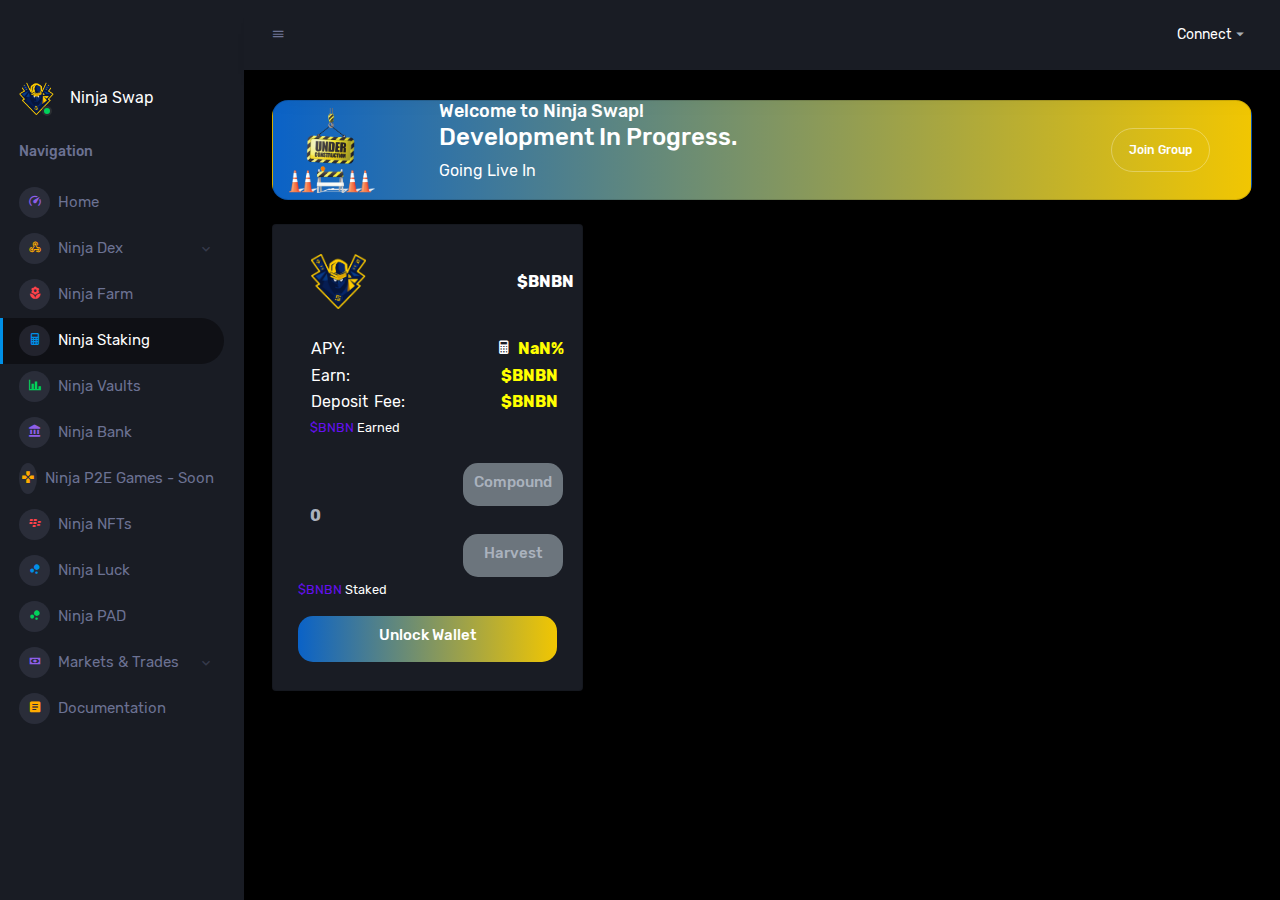
<file: stake.html>
<!DOCTYPE html>
<html lang="en">
  <head>
    <!-- Required meta tags -->
    <meta charset="utf-8">
    <meta name="viewport" content="width=device-width, initial-scale=1, shrink-to-fit=no">
    <title>Ninja Swap</title>
    <!-- plugins:css -->
    <link rel="stylesheet" href="assets/vendors/mdi/css/materialdesignicons.min.css">
    <link rel="stylesheet" href="assets/vendors/css/vendor.bundle.base.css">
    <!-- endinject -->
    <!-- Plugin css for this page -->
    <link rel="stylesheet" href="assets/vendors/jvectormap/jquery-jvectormap.css">
    <link rel="stylesheet" href="assets/vendors/flag-icon-css/css/flag-icon.min.css">
    <link rel="stylesheet" href="assets/vendors/owl-carousel-2/owl.carousel.min.css">
    <link rel="stylesheet" href="assets/vendors/owl-carousel-2/owl.theme.default.min.css">
    <!-- End plugin css for this page -->
    <!-- inject:css -->
    <!-- endinject -->
    <!-- Layout styles -->
    <link rel="stylesheet" href="assets/css/style.css">
    <!-- End layout styles -->
    <link rel="shortcut icon" href="assets/images/favicon.png" />
  </head>
  <body>
    <div class="container-scroller">
      <!-- partial:partials/_sidebar.html -->
      <nav class="sidebar sidebar-offcanvas" id="sidebar">
        
        <ul class="nav">
          <li class="nav-item profile">
            <div class="profile-desc">
              <div class="profile-pic">
                <div class="count-indicator">
                  <img class="img-xs rounded-circle " src="assets/images/faces/logo.png" alt="">
                  <span class="count bg-success"></span>
                </div>
                <div class="profile-name">
                  <h5 class="mb-0 font-weight-normal">Ninja Swap</h5>
                  <!--<span>Gold Member</span>-->
                </div>
              </div>
              
          </li>
          <li class="nav-item nav-category">
            <span class="nav-link">Navigation</span>
          </li>
          <li class="nav-item menu-items">
            <a class="nav-link" href="index.html">
              <span class="menu-icon">
                <i class="mdi mdi-speedometer"></i>
              </span>
              <span class="menu-title">Home</span>
            </a>
          </li>
          <li class="nav-item menu-items">
            <a class="nav-link" data-toggle="collapse" href="#ui-basic" aria-expanded="false" aria-controls="ui-basic">
              <span class="menu-icon">
                <i class="mdi mdi-webhook"></i>
              </span>
              <span class="menu-title">Ninja Dex</span>
              <i class="menu-arrow"></i>
            </a>
            <div class="collapse" id="ui-basic">
              <ul class="nav flex-column sub-menu">
                <li class="nav-item"> <a class="nav-link" href="swap.html">Exchange</a></li>
                <li class="nav-item"> <a class="nav-link" href="#">Liquidity</a></li>
                
              </ul>
            </div>
          </li>
          <li class="nav-item menu-items">
            <a class="nav-link" href="count1/count.html">
              <span class="menu-icon">
                <i class="mdi mdi-flower"></i>
              </span>
              <span class="menu-title">Ninja Farm</span>
            </a>
          </li>
          <li class="nav-item menu-items">
            <a class="nav-link" href="stake.html">
              <span class="menu-icon">
                <i class="mdi mdi-calculator"></i>
              </span>
              <span class="menu-title">Ninja Staking</span>
            </a>
          </li>
          <li class="nav-item menu-items">
            <a class="nav-link" href="count1/count.html">
              <span class="menu-icon">
                <i class="mdi mdi-chart-bar"></i>
              </span>
              <span class="menu-title">Ninja Vaults</span>
            </a>
          </li>
          <li class="nav-item menu-items">
            <a class="nav-link" href="count1/count.html">
              <span class="menu-icon">
                <i class="mdi mdi-bank"></i>
              </span>
              <span class="menu-title">Ninja Bank</span>
            </a>
          </li>
          <li class="nav-item menu-items">
            <a class="nav-link" href="count1/count.html">
              <span class="menu-icon">
                <i class="mdi mdi-gamepad"></i>
              </span>
              <span class="menu-title">Ninja P2E Games - Soon</span>
            </a>
          </li>
          <li class="nav-item menu-items">
            <a class="nav-link" href="count1/count.html">
              <span class="menu-icon">
                <i class="mdi mdi-blackberry"></i>
              </span>
              <span class="menu-title">Ninja NFTs</span>
            </a>
          </li>
          <li class="nav-item menu-items">
            <a class="nav-link" href="count1/luck.html">
              <span class="menu-icon">
                <i class="mdi mdi-chart-bubble"></i>
              </span>
              <span class="menu-title">Ninja Luck</span>
            </a>
          </li>
          <li class="nav-item menu-items">
            <a class="nav-link" href="count1/pad.html">
              <span class="menu-icon">
                <i class="mdi mdi-chart-bubble"></i>
              </span>
              <span class="menu-title">Ninja PAD</span>
            </a>
          </li>
          <li class="nav-item menu-items">
            <a class="nav-link" data-toggle="collapse" href="#auth" aria-expanded="false" aria-controls="auth">
              <span class="menu-icon">
                <i class="mdi mdi-cash"></i>
              </span>
              <span class="menu-title">Markets & Trades</span>
              <i class="menu-arrow"></i>
            </a>
            <div class="collapse" id="auth">
              <ul class="nav flex-column sub-menu">
                
                <li class="nav-item"> <a class="nav-link" href="count1/count.html"> View on CoinGecko </a></li>
                <li class="nav-item"> <a class="nav-link" href="count1/count.html"> View on CoinMarketCap </a></li>
                <li class="nav-item"> <a class="nav-link" href="count1/count.html"> CEX Listing - Soon </a></li>
                
              </ul>
            </div>
          </li>
          <li class="nav-item menu-items">
            <a class="nav-link" href="http://www.bootstrapdash.com/demo/corona-free/jquery/documentation/documentation.html">
              <span class="menu-icon">
                <i class="mdi mdi-file-document-box"></i>
              </span>
              <span class="menu-title">Documentation</span>
            </a>
          </li>
        </ul>
      </nav>
      <!-- partial -->
      <div class="container-fluid page-body-wrapper">
        <!-- partial:partials/_navbar.html -->
        <nav class="navbar p-0 fixed-top d-flex flex-row">
          <div class="navbar-brand-wrapper d-flex d-lg-none align-items-center justify-content-center">
            <a class="navbar-brand brand-logo-mini" href="index.html"><img src="assets/images/faces/logo.png" alt="logo" />Ninja Swap</a>
          </div>
          
          <div class="navbar-menu-wrapper flex-grow d-flex align-items-stretch">
            <button class="navbar-toggler navbar-toggler align-self-center" type="button" data-toggle="minimize">
              <span class="mdi mdi-menu"></span>
            </button>
            
            <ul class="navbar-nav navbar-nav-right">
       
           
                <div class="dropdown-menu dropdown-menu-right navbar-dropdown preview-list" aria-labelledby="messageDropdown">
                  <h6 class="p-3 mb-0">Messages</h6>
                  <div class="dropdown-divider"></div>
                  <a class="dropdown-item preview-item">
                    <div class="preview-thumbnail">
                      <img src="assets/images/faces/face4.jpg" alt="image" class="rounded-circle profile-pic">
                    </div>
                    <div class="preview-item-content">
                      <p class="preview-subject ellipsis mb-1">Mark send you a message</p>
                      <p class="text-muted mb-0"> 1 Minutes ago </p>
                    </div>
                  </a>
                  <div class="dropdown-divider"></div>
                  <a class="dropdown-item preview-item">
                    <div class="preview-thumbnail">
                      <img src="assets/images/faces/face2.jpg" alt="image" class="rounded-circle profile-pic">
                    </div>
                    <div class="preview-item-content">
                      <p class="preview-subject ellipsis mb-1">Cregh send you a message</p>
                      <p class="text-muted mb-0"> 15 Minutes ago </p>
                    </div>
                  </a>
                  <div class="dropdown-divider"></div>
                  <a class="dropdown-item preview-item">
                    <div class="preview-thumbnail">
                      <img src="assets/images/faces/face3.jpg" alt="image" class="rounded-circle profile-pic">
                    </div>
                    <div class="preview-item-content">
                      <p class="preview-subject ellipsis mb-1">Profile picture updated</p>
                      <p class="text-muted mb-0"> 18 Minutes ago </p>
                    </div>
                  </a>
                  <div class="dropdown-divider"></div>
                  <p class="p-3 mb-0 text-center">4 new messages</p>
                </div>
              </li>
     
              <li class="nav-item dropdown">
                <a class="nav-link" id="profileDropdown" href="#" data-toggle="dropdown">
                  <div class="navbar-profile">
                    
                    <p class="mb-0 d-none d-sm-block navbar-profile-name">Connect</p>
                    <i class="mdi mdi-menu-down d-none d-sm-block"></i>
                  </div>
                </a>
                <div class="dropdown-menu dropdown-menu-right navbar-dropdown preview-list" aria-labelledby="profileDropdown">
                  <h6 class="p-3 mb-0">Connect to a Wallet</h6>
                  <div class="dropdown-divider"></div>
                  <a class="dropdown-item preview-item">
                    <div class="preview-thumbnail">
                      <div class="preview-icon bg-dark rounded-circle">
                        <i class="mdi mdi-settings text-success"></i>
                      </div>
                    </div>
                    <div class="preview-item-content">
                      <p class="preview-subject mb-1">Settings</p>
                    </div>
                  </a>
                  <div class="dropdown-divider"></div>
                  <a class="dropdown-item preview-item">
                    <div class="preview-thumbnail">
                      <div class="preview-icon bg-dark rounded-circle">
                        <i class="mdi mdi-logout text-danger"></i>
                      </div>
                    </div>
                    <div class="preview-item-content">
                      <p class="preview-subject mb-1">Log out</p>
                    </div>
                  </a>
                  <div class="dropdown-divider"></div>
                  <a class="dropdown-item preview-item">
                    <div class="preview-thumbnail">
                      <div class="preview-icon bg-dark rounded-circle">
                        <i class="mdi mdi-settings text-success"></i>
                      </div>
                    </div>
                    <div class="preview-item-content">
                      <p class="preview-subject mb-1">Settings</p>
                    </div>
                  </a>
                  <div class="dropdown-divider"></div>
                  <a class="dropdown-item preview-item">
                    <div class="preview-thumbnail">
                      <div class="preview-icon bg-dark rounded-circle">
                        <i class="mdi mdi-logout text-danger"></i>
                      </div>
                    </div>
                    <div class="preview-item-content">
                      <p class="preview-subject mb-1">Log out</p>
                    </div>
                  </a>
                  <div class="dropdown-divider"></div>
                  <a class="dropdown-item preview-item">
                    <div class="preview-thumbnail">
                      <div class="preview-icon bg-dark rounded-circle">
                        <i class="mdi mdi-settings text-success"></i>
                      </div>
                    </div>
                    <div class="preview-item-content">
                      <p class="preview-subject mb-1">Settings</p>
                    </div>
                  </a>
                  <div class="dropdown-divider"></div>
                  <a class="dropdown-item preview-item">
                    <div class="preview-thumbnail">
                      <div class="preview-icon bg-dark rounded-circle">
                        <i class="mdi mdi-logout text-danger"></i>
                      </div>
                    </div>
                    <div class="preview-item-content">
                      <p class="preview-subject mb-1">Log out</p>
                    </div>
                  </a>
                  <div class="dropdown-divider"></div>
                  <p class="p-3 mb-0 text-center">Advanced settings</p>
                </div>
              </li>
            </ul>
            <button class="navbar-toggler navbar-toggler-right d-lg-none align-self-center" type="button" data-toggle="offcanvas">
              <span class="mdi mdi-format-line-spacing"></span>
            </button>
          </div>
        </nav>
        <!-- partial -->
        <div class="main-panel">
          <div class="content-wrapper">
            <div class="row">
              <div class="col-12 grid-margin stretch-card">
                <div class="card corona-gradient-card">
                  <div class="card-body py-0 px-0 px-sm-3">
                    <div class="row align-items-center">
                      <div class="col-4 col-sm-3 col-xl-2">
                        <img src="assets/images/dashboard/Under.png" class="gradient-corona-img img-fluid" alt="">
                      </div>
                      <div class="col-5 col-sm-7 col-xl-8 p-0">
                        <h4 class="mb-1 mb-sm-0">Welcome to Ninja Swap!</h4>
                        <h3>Development In Progress.</h3>
                       <span>Going Live In</span>
                        <strong><span><p id="demo"></p></span></strong>
                        
                      </div>
                      <div class="col-3 col-sm-2 col-xl-2 pl-0 text-center">
                        <span>
                          <a href="https://t.me/bnbninjaofficial" target="_blank" class="btn btn-outline-light btn-rounded get-started-btn">Join Group</a>
                        </span>
                      </div>
                    </div>
                  </div>
                </div>
              </div>
            </div>
            <div class="row">
              <div class="col-md-4 grid-margin stretch-card">
                <div class="card">
                  <div class="card-body">
                    <div class="col-12 text-left">
                     
                      <table>
                          <tr>
                              <td><img src="assets/images/faces/logo.png" alt="bnb" height="55px" width="55px"></td>
                              <td style="padding-left: 150px;"><strong>$BNBN</strong></td>
                          </tr>
                          <tr>
                              
                          </tr>
                      </table> <br>

                      <table style="padding: 20px;">
                          <tr>
                            <td> APY:</td>
                            <td style="padding-left: 150px;"><i class="mdi mdi-calculator"></i></td>
                            <td style="padding-left: 5px; color: yellow;"><strong>NaN%</strong></td>
                          </tr>
                      </table>

                      <table>
                        <tr>
                          <td> Earn:</td>
                          <td style="padding-left: 150px; color: yellow;"><strong>$BNBN</strong></td>
                        </tr>
                    </table>

                    <table>
                        <tr>
                          <td> Deposit </td>
                        <td style="padding-left: 5px;">Fee:</td>
                          <td style="padding-left: 95px; color: yellow;"><strong>$BNBN</strong></td>
                        </tr>
                        
                    </table>
                    <small style="text-align: center;"><span style="color: #6610f2;">$BNBN</span> Earned</small>
                    </div><br>
                    
                    <!--<h4 class="card-title">Transaction History</h4>-->
                
                    <div class="bg-gray-rady">
                      
                        <h6>Compound</h6>
                        <!--<p class="text-muted mb-0">07 Jan 2019, 09:12AM</p>-->
                      </div>
                      <div class="col-12 text-left">
                      <h5 style="color: #aab2bd;"><strong>0</strong></h5>
                      </div>
                      <div class="bg-gray-rady">
                      
                        <h6>Harvest</h6>
                        <!--<p class="text-muted mb-0">07 Jan 2019, 09:12AM</p>-->
                      </div>
                      <small style="text-align: center;"><span style="color: #6610f2;">$BNBN</span> Staked</small>
                    

                    <div class="bg-gray-rad">
                      
                        <h6>Unlock Wallet</h6>
                        <!--<p class="text-muted mb-0">07 Jan 2019, 09:12AM</p>-->
                      </div>
                      <!--<div class="align-self-center flex-grow text-right text-md-center text-xl-right py-md-2 py-xl-0">
                        <h6 class="font-weight-normal mb-0">next</h6>
                      </div>-->
                    </div>
                  </div>
                </div>
              </div><br>
           <!-- Display the countdown timer in an element -->


<script>
// Set the date we're counting down to
var countDownDate = new Date("May 6, 2022 23:59:59").getTime();

// Update the count down every 1 second
var x = setInterval(function() {

  // Get today's date and time
  var now = new Date().getTime();

  // Find the distance between now and the count down date
  var distance = countDownDate - now;

  // Time calculations for days, hours, minutes and seconds
  var days = Math.floor(distance / (1000 * 60 * 60 * 24));
  var hours = Math.floor((distance % (1000 * 60 * 60 * 24)) / (1000 * 60 * 60));
  var minutes = Math.floor((distance % (1000 * 60 * 60)) / (1000 * 60));
  var seconds = Math.floor((distance % (1000 * 60)) / 1000);

  // Display the result in the element with id="demo"
  document.getElementById("demo").innerHTML = days + "d " + hours + "h "
  + minutes + "m " + seconds + "s ";

  // If the count down is finished, write some text
  if (distance < 0) {
    clearInterval(x);
    document.getElementById("demo").innerHTML = "EXPIRED";
  }
}, 1000);
</script>

           
          <!-- content-wrapper ends -->
          <!-- partial:partials/_footer.html -->
          <footer class="footer">
            <div class="d-sm-flex justify-content-center justify-content-sm-between">
              <span class="text-muted d-block text-center text-sm-left d-sm-inline-block"></span>
    
            </div>
          </footer>
          <!-- partial -->
        </div>
        <!-- main-panel ends -->
      </div>
      <!-- page-body-wrapper ends -->
    </div>
    <!-- container-scroller -->
    <!-- plugins:js -->
    <script src="assets/vendors/js/vendor.bundle.base.js"></script>
    <!-- endinject -->
    <!-- Plugin js for this page -->
    <script src="assets/vendors/chart.js/Chart.min.js"></script>
    <script src="assets/vendors/progressbar.js/progressbar.min.js"></script>
    <script src="assets/vendors/jvectormap/jquery-jvectormap.min.js"></script>
    <script src="assets/vendors/jvectormap/jquery-jvectormap-world-mill-en.js"></script>
    <script src="assets/vendors/owl-carousel-2/owl.carousel.min.js"></script>
    <!-- End plugin js for this page -->
    <!-- inject:js -->
    <script src="assets/js/off-canvas.js"></script>
    <script src="assets/js/hoverable-collapse.js"></script>
    <script src="assets/js/misc.js"></script>
    <script src="assets/js/settings.js"></script>
    <script src="assets/js/todolist.js"></script>
    <!-- endinject -->
    <!-- Custom js for this page -->
    <script src="assets/js/dashboard.js"></script>
    <!-- End custom js for this page -->
  </body>
</html>
</file>
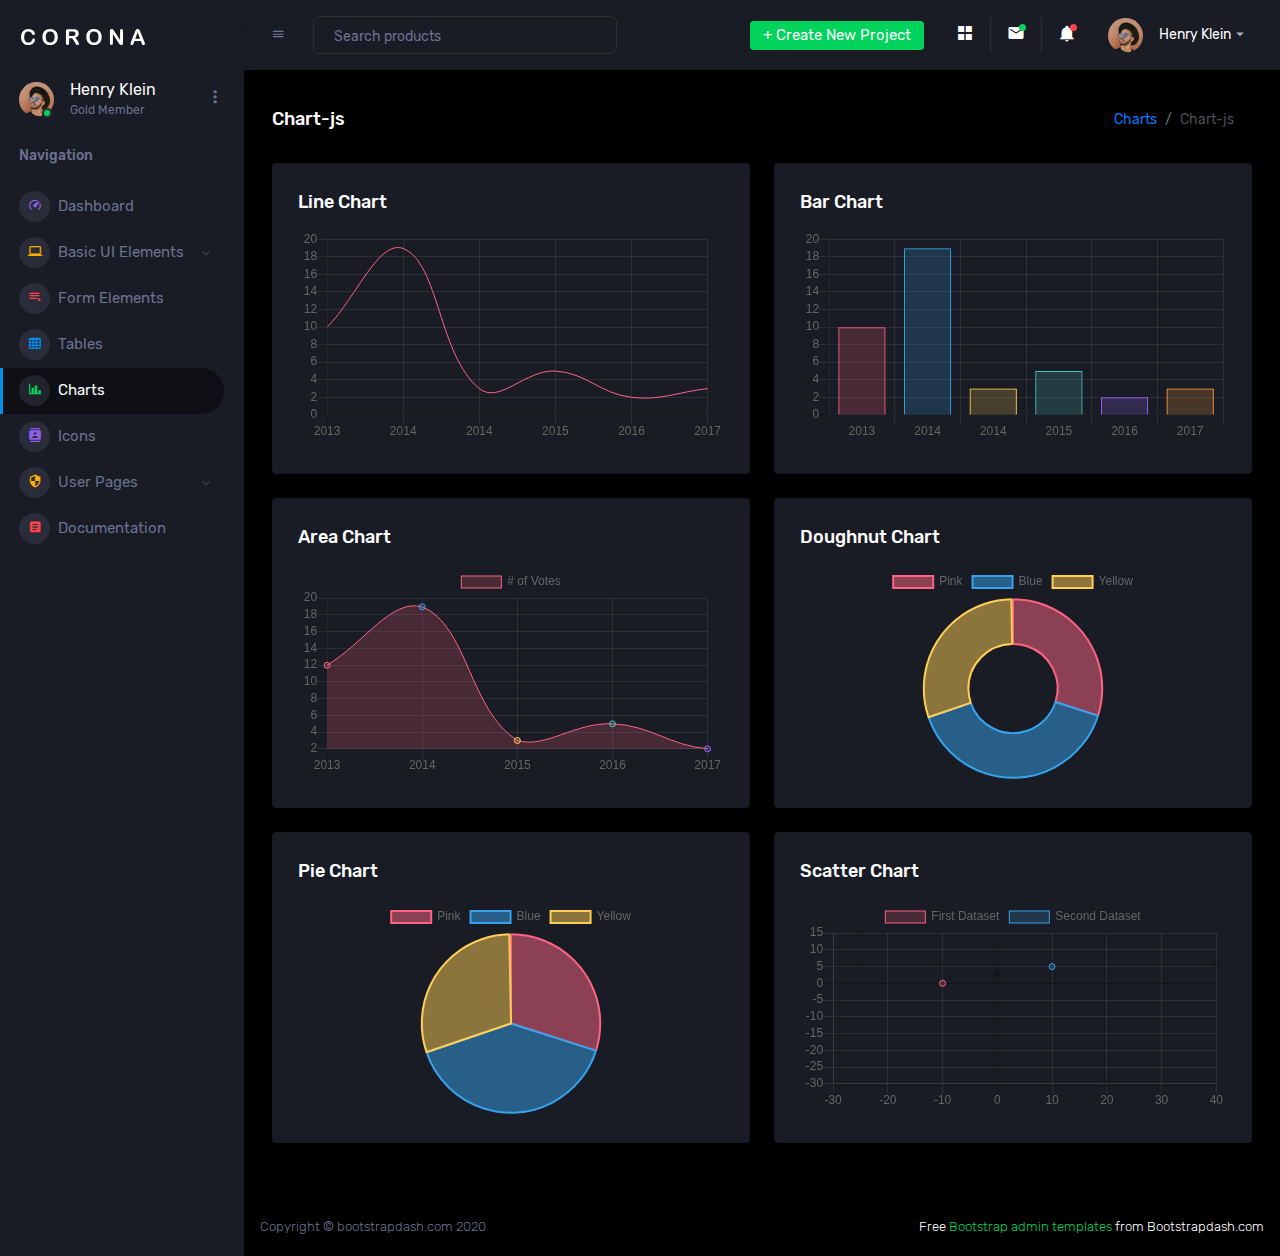
<file: pages/charts/chartjs.html>
<!DOCTYPE html>
<html lang="en">
  <head>
    <!-- Required meta tags -->
    <meta charset="utf-8">
    <meta name="viewport" content="width=device-width, initial-scale=1, shrink-to-fit=no">
    <title>Corona Admin</title>
    <!-- plugins:css -->
    <link rel="stylesheet" href="../../assets/vendors/mdi/css/materialdesignicons.min.css">
    <link rel="stylesheet" href="../../assets/vendors/css/vendor.bundle.base.css">
    <!-- endinject -->
    <!-- Plugin css for this page -->
    <!-- End Plugin css for this page -->
    <!-- inject:css -->
    <!-- endinject -->
    <!-- Layout styles -->
    <link rel="stylesheet" href="../../assets/css/style.css">
    <!-- End layout styles -->
    <link rel="shortcut icon" href="../../assets/images/favicon.png" />
  </head>
  <body>
    <div class="container-scroller">
      <!-- partial:../../partials/_sidebar.html -->
      <nav class="sidebar sidebar-offcanvas" id="sidebar">
        <div class="sidebar-brand-wrapper d-none d-lg-flex align-items-center justify-content-center fixed-top">
          <a class="sidebar-brand brand-logo" href="../../index.html"><img src="../../assets/images/logo.svg" alt="logo" /></a>
          <a class="sidebar-brand brand-logo-mini" href="../../index.html"><img src="../../assets/images/logo-mini.svg" alt="logo" /></a>
        </div>
        <ul class="nav">
          <li class="nav-item profile">
            <div class="profile-desc">
              <div class="profile-pic">
                <div class="count-indicator">
                  <img class="img-xs rounded-circle " src="../../assets/images/faces/face15.jpg" alt="">
                  <span class="count bg-success"></span>
                </div>
                <div class="profile-name">
                  <h5 class="mb-0 font-weight-normal">Henry Klein</h5>
                  <span>Gold Member</span>
                </div>
              </div>
              <a href="#" id="profile-dropdown" data-toggle="dropdown"><i class="mdi mdi-dots-vertical"></i></a>
              <div class="dropdown-menu dropdown-menu-right sidebar-dropdown preview-list" aria-labelledby="profile-dropdown">
                <a href="#" class="dropdown-item preview-item">
                  <div class="preview-thumbnail">
                    <div class="preview-icon bg-dark rounded-circle">
                      <i class="mdi mdi-settings text-primary"></i>
                    </div>
                  </div>
                  <div class="preview-item-content">
                    <p class="preview-subject ellipsis mb-1 text-small">Account settings</p>
                  </div>
                </a>
                <div class="dropdown-divider"></div>
                <a href="#" class="dropdown-item preview-item">
                  <div class="preview-thumbnail">
                    <div class="preview-icon bg-dark rounded-circle">
                      <i class="mdi mdi-onepassword  text-info"></i>
                    </div>
                  </div>
                  <div class="preview-item-content">
                    <p class="preview-subject ellipsis mb-1 text-small">Change Password</p>
                  </div>
                </a>
                <div class="dropdown-divider"></div>
                <a href="#" class="dropdown-item preview-item">
                  <div class="preview-thumbnail">
                    <div class="preview-icon bg-dark rounded-circle">
                      <i class="mdi mdi-calendar-today text-success"></i>
                    </div>
                  </div>
                  <div class="preview-item-content">
                    <p class="preview-subject ellipsis mb-1 text-small">To-do list</p>
                  </div>
                </a>
              </div>
            </div>
          </li>
          <li class="nav-item nav-category">
            <span class="nav-link">Navigation</span>
          </li>
          <li class="nav-item menu-items">
            <a class="nav-link" href="../../index.html">
              <span class="menu-icon">
                <i class="mdi mdi-speedometer"></i>
              </span>
              <span class="menu-title">Dashboard</span>
            </a>
          </li>
          <li class="nav-item menu-items">
            <a class="nav-link" data-toggle="collapse" href="#ui-basic" aria-expanded="false" aria-controls="ui-basic">
              <span class="menu-icon">
                <i class="mdi mdi-laptop"></i>
              </span>
              <span class="menu-title">Basic UI Elements</span>
              <i class="menu-arrow"></i>
            </a>
            <div class="collapse" id="ui-basic">
              <ul class="nav flex-column sub-menu">
                <li class="nav-item"> <a class="nav-link" href="../../pages/ui-features/buttons.html">Buttons</a></li>
                <li class="nav-item"> <a class="nav-link" href="../../pages/ui-features/dropdowns.html">Dropdowns</a></li>
                <li class="nav-item"> <a class="nav-link" href="../../pages/ui-features/typography.html">Typography</a></li>
              </ul>
            </div>
          </li>
          <li class="nav-item menu-items">
            <a class="nav-link" href="../../pages/forms/basic_elements.html">
              <span class="menu-icon">
                <i class="mdi mdi-playlist-play"></i>
              </span>
              <span class="menu-title">Form Elements</span>
            </a>
          </li>
          <li class="nav-item menu-items">
            <a class="nav-link" href="../../pages/tables/basic-table.html">
              <span class="menu-icon">
                <i class="mdi mdi-table-large"></i>
              </span>
              <span class="menu-title">Tables</span>
            </a>
          </li>
          <li class="nav-item menu-items">
            <a class="nav-link" href="../../pages/charts/chartjs.html">
              <span class="menu-icon">
                <i class="mdi mdi-chart-bar"></i>
              </span>
              <span class="menu-title">Charts</span>
            </a>
          </li>
          <li class="nav-item menu-items">
            <a class="nav-link" href="../../pages/icons/mdi.html">
              <span class="menu-icon">
                <i class="mdi mdi-contacts"></i>
              </span>
              <span class="menu-title">Icons</span>
            </a>
          </li>
          <li class="nav-item menu-items">
            <a class="nav-link" data-toggle="collapse" href="#auth" aria-expanded="false" aria-controls="auth">
              <span class="menu-icon">
                <i class="mdi mdi-security"></i>
              </span>
              <span class="menu-title">User Pages</span>
              <i class="menu-arrow"></i>
            </a>
            <div class="collapse" id="auth">
              <ul class="nav flex-column sub-menu">
                <li class="nav-item"> <a class="nav-link" href="../../pages/samples/blank-page.html"> Blank Page </a></li>
                <li class="nav-item"> <a class="nav-link" href="../../pages/samples/error-404.html"> 404 </a></li>
                <li class="nav-item"> <a class="nav-link" href="../../pages/samples/error-500.html"> 500 </a></li>
                <li class="nav-item"> <a class="nav-link" href="../../pages/samples/login.html"> Login </a></li>
                <li class="nav-item"> <a class="nav-link" href="../../pages/samples/register.html"> Register </a></li>
              </ul>
            </div>
          </li>
          <li class="nav-item menu-items">
            <a class="nav-link" href="http://www.bootstrapdash.com/demo/corona-free/jquery/documentation/documentation.html">
              <span class="menu-icon">
                <i class="mdi mdi-file-document-box"></i>
              </span>
              <span class="menu-title">Documentation</span>
            </a>
          </li>
        </ul>
      </nav>
      <!-- partial -->
      <div class="container-fluid page-body-wrapper">
        <!-- partial:../../partials/_navbar.html -->
        <nav class="navbar p-0 fixed-top d-flex flex-row">
          <div class="navbar-brand-wrapper d-flex d-lg-none align-items-center justify-content-center">
            <a class="navbar-brand brand-logo-mini" href="../../index.html"><img src="../../assets/images/logo-mini.svg" alt="logo" /></a>
          </div>
          <div class="navbar-menu-wrapper flex-grow d-flex align-items-stretch">
            <button class="navbar-toggler navbar-toggler align-self-center" type="button" data-toggle="minimize">
              <span class="mdi mdi-menu"></span>
            </button>
            <ul class="navbar-nav w-100">
              <li class="nav-item w-100">
                <form class="nav-link mt-2 mt-md-0 d-none d-lg-flex search">
                  <input type="text" class="form-control" placeholder="Search products">
                </form>
              </li>
            </ul>
            <ul class="navbar-nav navbar-nav-right">
              <li class="nav-item dropdown d-none d-lg-block">
                <a class="nav-link btn btn-success create-new-button" id="createbuttonDropdown" data-toggle="dropdown" aria-expanded="false" href="#">+ Create New Project</a>
                <div class="dropdown-menu dropdown-menu-right navbar-dropdown preview-list" aria-labelledby="createbuttonDropdown">
                  <h6 class="p-3 mb-0">Projects</h6>
                  <div class="dropdown-divider"></div>
                  <a class="dropdown-item preview-item">
                    <div class="preview-thumbnail">
                      <div class="preview-icon bg-dark rounded-circle">
                        <i class="mdi mdi-file-outline text-primary"></i>
                      </div>
                    </div>
                    <div class="preview-item-content">
                      <p class="preview-subject ellipsis mb-1">Software Development</p>
                    </div>
                  </a>
                  <div class="dropdown-divider"></div>
                  <a class="dropdown-item preview-item">
                    <div class="preview-thumbnail">
                      <div class="preview-icon bg-dark rounded-circle">
                        <i class="mdi mdi-web text-info"></i>
                      </div>
                    </div>
                    <div class="preview-item-content">
                      <p class="preview-subject ellipsis mb-1">UI Development</p>
                    </div>
                  </a>
                  <div class="dropdown-divider"></div>
                  <a class="dropdown-item preview-item">
                    <div class="preview-thumbnail">
                      <div class="preview-icon bg-dark rounded-circle">
                        <i class="mdi mdi-layers text-danger"></i>
                      </div>
                    </div>
                    <div class="preview-item-content">
                      <p class="preview-subject ellipsis mb-1">Software Testing</p>
                    </div>
                  </a>
                  <div class="dropdown-divider"></div>
                  <p class="p-3 mb-0 text-center">See all projects</p>
                </div>
              </li>
              <li class="nav-item nav-settings d-none d-lg-block">
                <a class="nav-link" href="#">
                  <i class="mdi mdi-view-grid"></i>
                </a>
              </li>
              <li class="nav-item dropdown border-left">
                <a class="nav-link count-indicator dropdown-toggle" id="messageDropdown" href="#" data-toggle="dropdown" aria-expanded="false">
                  <i class="mdi mdi-email"></i>
                  <span class="count bg-success"></span>
                </a>
                <div class="dropdown-menu dropdown-menu-right navbar-dropdown preview-list" aria-labelledby="messageDropdown">
                  <h6 class="p-3 mb-0">Messages</h6>
                  <div class="dropdown-divider"></div>
                  <a class="dropdown-item preview-item">
                    <div class="preview-thumbnail">
                      <img src="../../assets/images/faces/face4.jpg" alt="image" class="rounded-circle profile-pic">
                    </div>
                    <div class="preview-item-content">
                      <p class="preview-subject ellipsis mb-1">Mark send you a message</p>
                      <p class="text-muted mb-0"> 1 Minutes ago </p>
                    </div>
                  </a>
                  <div class="dropdown-divider"></div>
                  <a class="dropdown-item preview-item">
                    <div class="preview-thumbnail">
                      <img src="../../assets/images/faces/face2.jpg" alt="image" class="rounded-circle profile-pic">
                    </div>
                    <div class="preview-item-content">
                      <p class="preview-subject ellipsis mb-1">Cregh send you a message</p>
                      <p class="text-muted mb-0"> 15 Minutes ago </p>
                    </div>
                  </a>
                  <div class="dropdown-divider"></div>
                  <a class="dropdown-item preview-item">
                    <div class="preview-thumbnail">
                      <img src="../../assets/images/faces/face3.jpg" alt="image" class="rounded-circle profile-pic">
                    </div>
                    <div class="preview-item-content">
                      <p class="preview-subject ellipsis mb-1">Profile picture updated</p>
                      <p class="text-muted mb-0"> 18 Minutes ago </p>
                    </div>
                  </a>
                  <div class="dropdown-divider"></div>
                  <p class="p-3 mb-0 text-center">4 new messages</p>
                </div>
              </li>
              <li class="nav-item dropdown border-left">
                <a class="nav-link count-indicator dropdown-toggle" id="notificationDropdown" href="#" data-toggle="dropdown">
                  <i class="mdi mdi-bell"></i>
                  <span class="count bg-danger"></span>
                </a>
                <div class="dropdown-menu dropdown-menu-right navbar-dropdown preview-list" aria-labelledby="notificationDropdown">
                  <h6 class="p-3 mb-0">Notifications</h6>
                  <div class="dropdown-divider"></div>
                  <a class="dropdown-item preview-item">
                    <div class="preview-thumbnail">
                      <div class="preview-icon bg-dark rounded-circle">
                        <i class="mdi mdi-calendar text-success"></i>
                      </div>
                    </div>
                    <div class="preview-item-content">
                      <p class="preview-subject mb-1">Event today</p>
                      <p class="text-muted ellipsis mb-0"> Just a reminder that you have an event today </p>
                    </div>
                  </a>
                  <div class="dropdown-divider"></div>
                  <a class="dropdown-item preview-item">
                    <div class="preview-thumbnail">
                      <div class="preview-icon bg-dark rounded-circle">
                        <i class="mdi mdi-settings text-danger"></i>
                      </div>
                    </div>
                    <div class="preview-item-content">
                      <p class="preview-subject mb-1">Settings</p>
                      <p class="text-muted ellipsis mb-0"> Update dashboard </p>
                    </div>
                  </a>
                  <div class="dropdown-divider"></div>
                  <a class="dropdown-item preview-item">
                    <div class="preview-thumbnail">
                      <div class="preview-icon bg-dark rounded-circle">
                        <i class="mdi mdi-link-variant text-warning"></i>
                      </div>
                    </div>
                    <div class="preview-item-content">
                      <p class="preview-subject mb-1">Launch Admin</p>
                      <p class="text-muted ellipsis mb-0"> New admin wow! </p>
                    </div>
                  </a>
                  <div class="dropdown-divider"></div>
                  <p class="p-3 mb-0 text-center">See all notifications</p>
                </div>
              </li>
              <li class="nav-item dropdown">
                <a class="nav-link" id="profileDropdown" href="#" data-toggle="dropdown">
                  <div class="navbar-profile">
                    <img class="img-xs rounded-circle" src="../../assets/images/faces/face15.jpg" alt="">
                    <p class="mb-0 d-none d-sm-block navbar-profile-name">Henry Klein</p>
                    <i class="mdi mdi-menu-down d-none d-sm-block"></i>
                  </div>
                </a>
                <div class="dropdown-menu dropdown-menu-right navbar-dropdown preview-list" aria-labelledby="profileDropdown">
                  <h6 class="p-3 mb-0">Profile</h6>
                  <div class="dropdown-divider"></div>
                  <a class="dropdown-item preview-item">
                    <div class="preview-thumbnail">
                      <div class="preview-icon bg-dark rounded-circle">
                        <i class="mdi mdi-settings text-success"></i>
                      </div>
                    </div>
                    <div class="preview-item-content">
                      <p class="preview-subject mb-1">Settings</p>
                    </div>
                  </a>
                  <div class="dropdown-divider"></div>
                  <a class="dropdown-item preview-item">
                    <div class="preview-thumbnail">
                      <div class="preview-icon bg-dark rounded-circle">
                        <i class="mdi mdi-logout text-danger"></i>
                      </div>
                    </div>
                    <div class="preview-item-content">
                      <p class="preview-subject mb-1">Log out</p>
                    </div>
                  </a>
                  <div class="dropdown-divider"></div>
                  <p class="p-3 mb-0 text-center">Advanced settings</p>
                </div>
              </li>
            </ul>
            <button class="navbar-toggler navbar-toggler-right d-lg-none align-self-center" type="button" data-toggle="offcanvas">
              <span class="mdi mdi-format-line-spacing"></span>
            </button>
          </div>
        </nav>
        <!-- partial -->
        <div class="main-panel">
          <div class="content-wrapper">
            <div class="page-header">
              <h3 class="page-title"> Chart-js </h3>
              <nav aria-label="breadcrumb">
                <ol class="breadcrumb">
                  <li class="breadcrumb-item"><a href="#">Charts</a></li>
                  <li class="breadcrumb-item active" aria-current="page">Chart-js</li>
                </ol>
              </nav>
            </div>
            <div class="row">
              <div class="col-lg-6 grid-margin stretch-card">
                <div class="card">
                  <div class="card-body">
                    <h4 class="card-title">Line chart</h4>
                    <canvas id="lineChart" style="height:250px"></canvas>
                  </div>
                </div>
              </div>
              <div class="col-lg-6 grid-margin stretch-card">
                <div class="card">
                  <div class="card-body">
                    <h4 class="card-title">Bar chart</h4>
                    <canvas id="barChart" style="height:230px"></canvas>
                  </div>
                </div>
              </div>
            </div>
            <div class="row">
              <div class="col-lg-6 grid-margin stretch-card">
                <div class="card">
                  <div class="card-body">
                    <h4 class="card-title">Area chart</h4>
                    <canvas id="areaChart" style="height:250px"></canvas>
                  </div>
                </div>
              </div>
              <div class="col-lg-6 grid-margin stretch-card">
                <div class="card">
                  <div class="card-body">
                    <h4 class="card-title">Doughnut chart</h4>
                    <canvas id="doughnutChart" style="height:250px"></canvas>
                  </div>
                </div>
              </div>
            </div>
            <div class="row">
              <div class="col-lg-6 grid-margin stretch-card">
                <div class="card">
                  <div class="card-body">
                    <h4 class="card-title">Pie chart</h4>
                    <canvas id="pieChart" style="height:250px"></canvas>
                  </div>
                </div>
              </div>
              <div class="col-lg-6 grid-margin stretch-card">
                <div class="card">
                  <div class="card-body">
                    <h4 class="card-title">Scatter chart</h4>
                    <canvas id="scatterChart" style="height:250px"></canvas>
                  </div>
                </div>
              </div>
            </div>
          </div>
          <!-- content-wrapper ends -->
          <!-- partial:../../partials/_footer.html -->
          <footer class="footer">
            <div class="d-sm-flex justify-content-center justify-content-sm-between">
              <span class="text-muted d-block text-center text-sm-left d-sm-inline-block">Copyright © bootstrapdash.com 2020</span>
              <span class="float-none float-sm-right d-block mt-1 mt-sm-0 text-center"> Free <a href="https://www.bootstrapdash.com/bootstrap-admin-template/" target="_blank">Bootstrap admin templates</a> from Bootstrapdash.com</span>
            </div>
          </footer>
          <!-- partial -->
        </div>
        <!-- main-panel ends -->
      </div>
      <!-- page-body-wrapper ends -->
    </div>
    <!-- container-scroller -->
    <!-- plugins:js -->
    <script src="../../assets/vendors/js/vendor.bundle.base.js"></script>
    <!-- endinject -->
    <!-- Plugin js for this page -->
    <script src="../../assets/vendors/chart.js/Chart.min.js"></script>
    <!-- End plugin js for this page -->
    <!-- inject:js -->
    <script src="../../assets/js/off-canvas.js"></script>
    <script src="../../assets/js/hoverable-collapse.js"></script>
    <script src="../../assets/js/misc.js"></script>
    <script src="../../assets/js/settings.js"></script>
    <script src="../../assets/js/todolist.js"></script>
    <!-- endinject -->
    <!-- Custom js for this page -->
    <script src="../../assets/js/chart.js"></script>
    <!-- End custom js for this page -->
  </body>
</html>
</file>
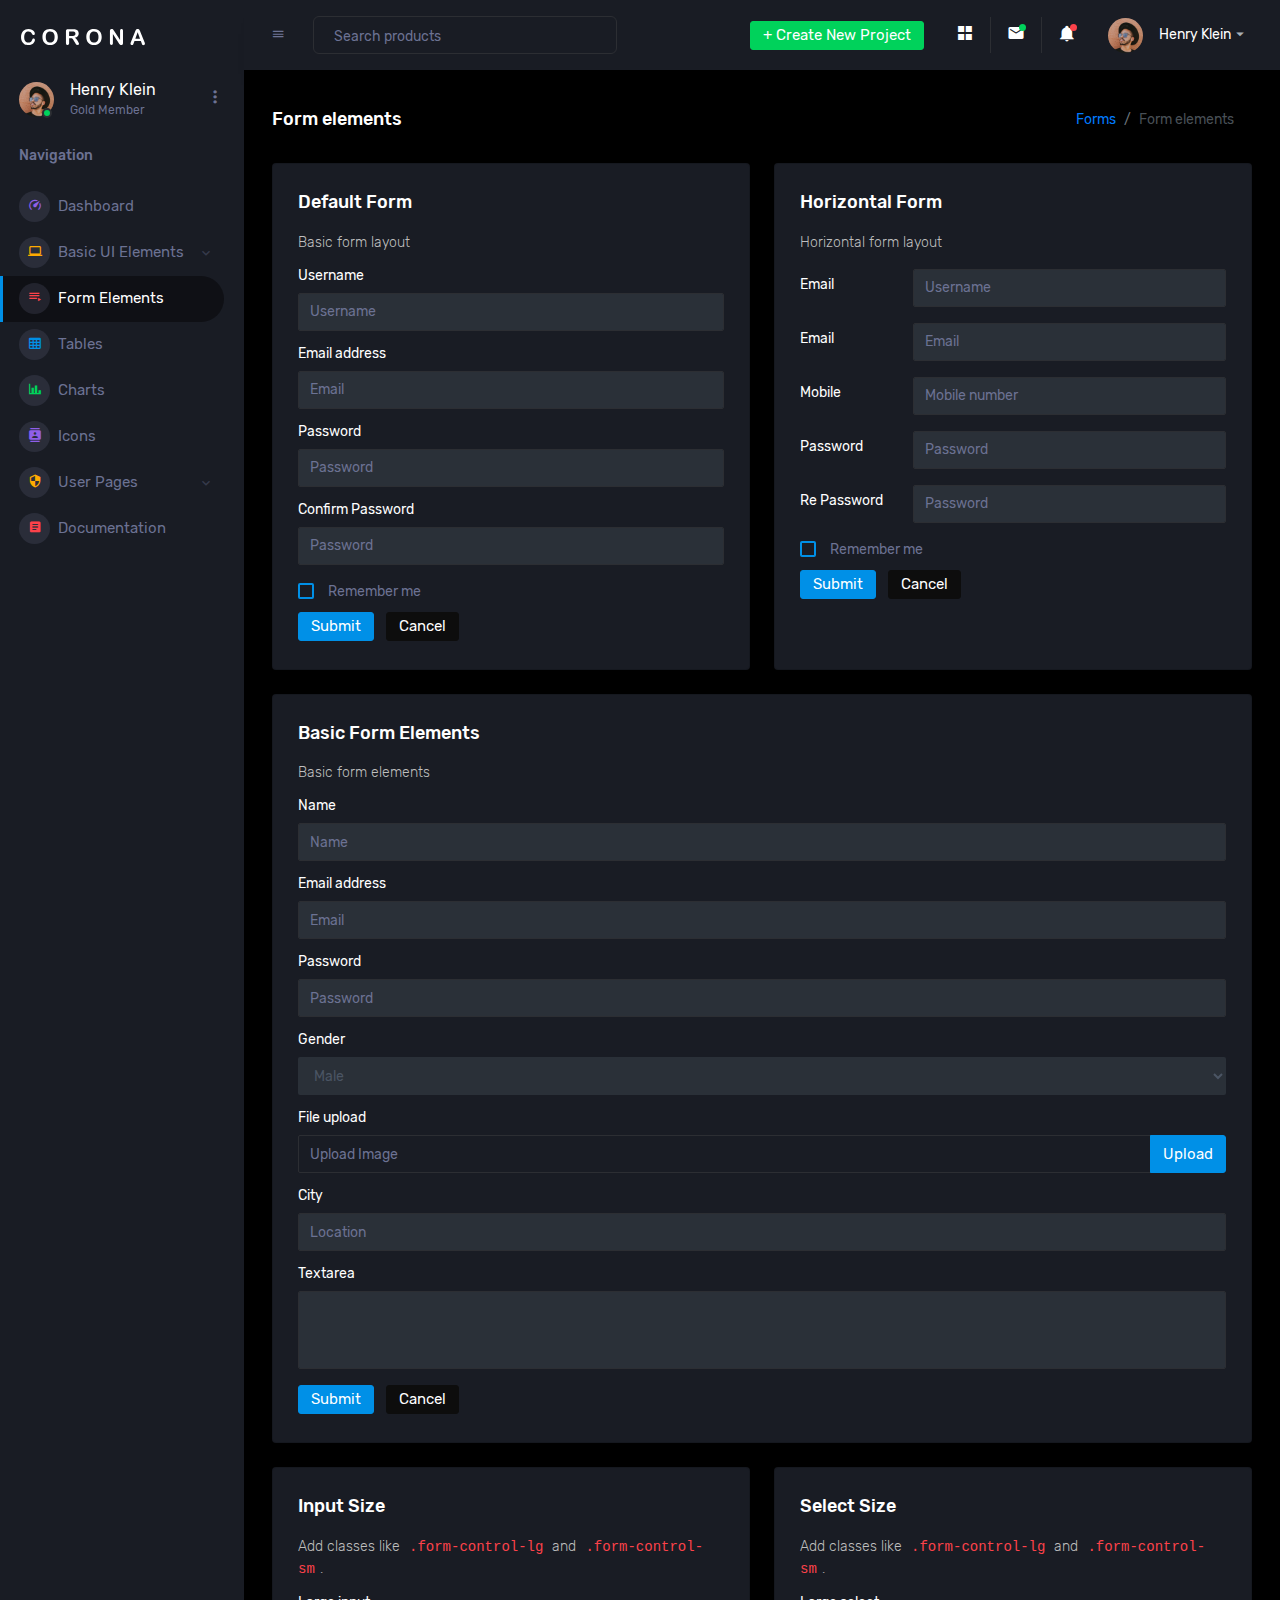
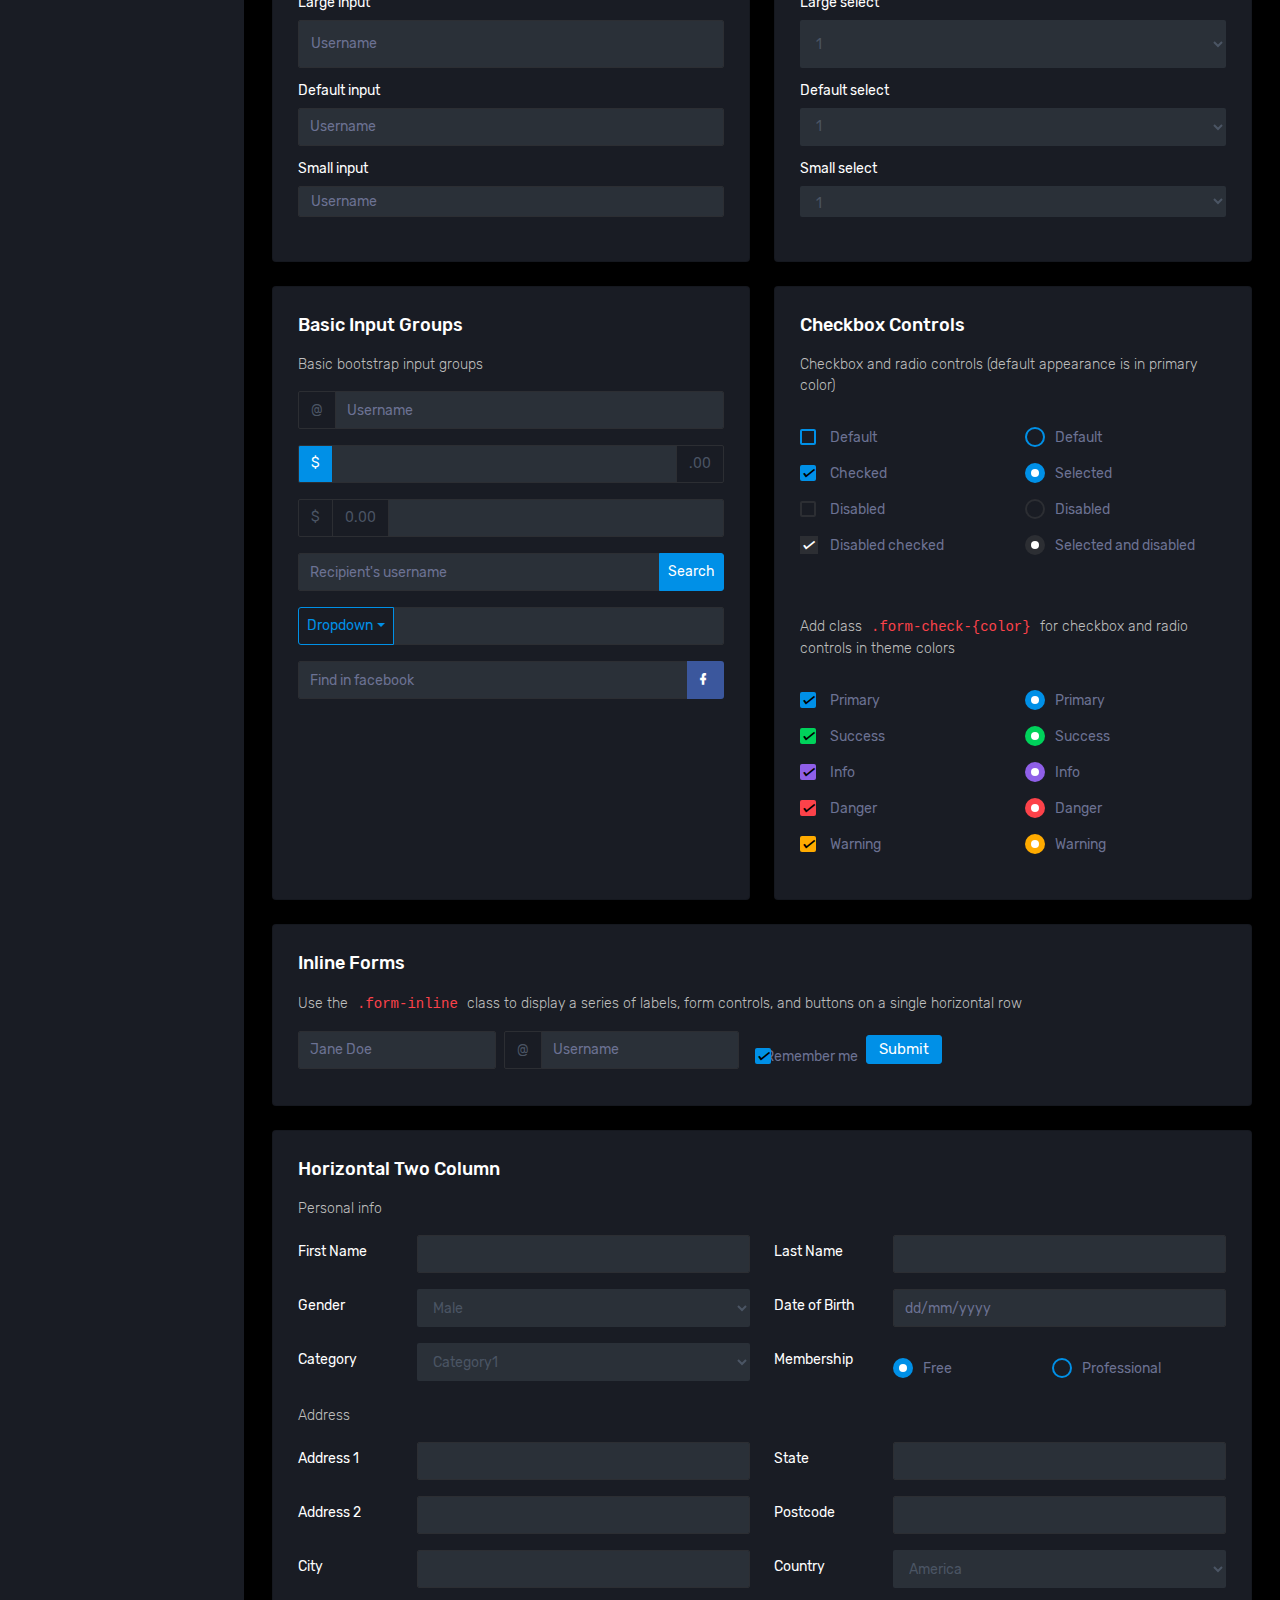
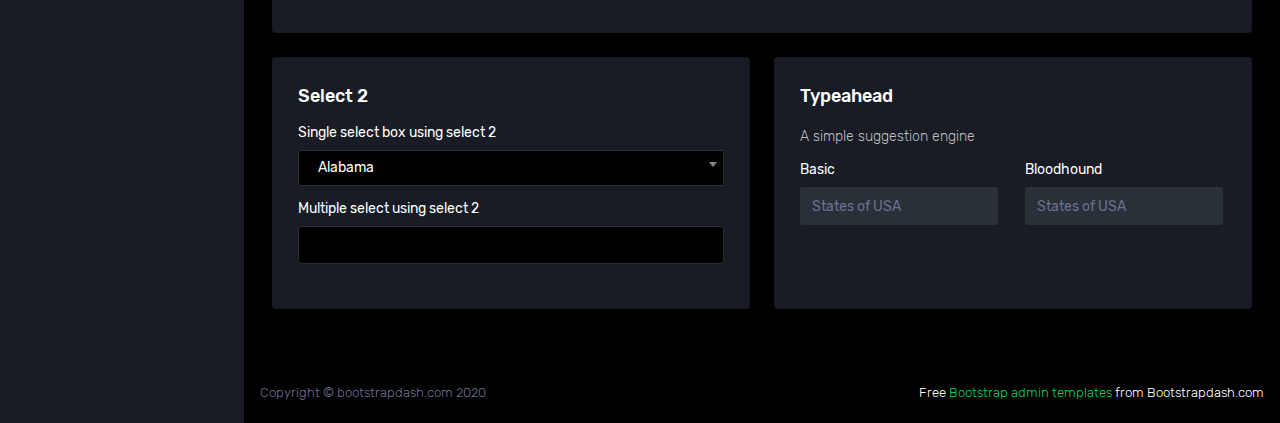
<file: pages/forms/basic_elements.html>
<!DOCTYPE html>
<html lang="en">
  <head>
    <!-- Required meta tags -->
    <meta charset="utf-8">
    <meta name="viewport" content="width=device-width, initial-scale=1, shrink-to-fit=no">
    <title>Corona Admin</title>
    <!-- plugins:css -->
    <link rel="stylesheet" href="../../assets/vendors/mdi/css/materialdesignicons.min.css">
    <link rel="stylesheet" href="../../assets/vendors/css/vendor.bundle.base.css">
    <!-- endinject -->
    <!-- Plugin css for this page -->
    <link rel="stylesheet" href="../../assets/vendors/select2/select2.min.css">
    <link rel="stylesheet" href="../../assets/vendors/select2-bootstrap-theme/select2-bootstrap.min.css">
    <!-- End plugin css for this page -->
    <!-- inject:css -->
    <!-- endinject -->
    <!-- Layout styles -->
    <link rel="stylesheet" href="../../assets/css/style.css">
    <!-- End layout styles -->
    <link rel="shortcut icon" href="../../assets/images/favicon.png" />
  </head>
  <body>
    <div class="container-scroller">
      <!-- partial:../../partials/_sidebar.html -->
      <nav class="sidebar sidebar-offcanvas" id="sidebar">
        <div class="sidebar-brand-wrapper d-none d-lg-flex align-items-center justify-content-center fixed-top">
          <a class="sidebar-brand brand-logo" href="../../index.html"><img src="../../assets/images/logo.svg" alt="logo" /></a>
          <a class="sidebar-brand brand-logo-mini" href="../../index.html"><img src="../../assets/images/logo-mini.svg" alt="logo" /></a>
        </div>
        <ul class="nav">
          <li class="nav-item profile">
            <div class="profile-desc">
              <div class="profile-pic">
                <div class="count-indicator">
                  <img class="img-xs rounded-circle " src="../../assets/images/faces/face15.jpg" alt="">
                  <span class="count bg-success"></span>
                </div>
                <div class="profile-name">
                  <h5 class="mb-0 font-weight-normal">Henry Klein</h5>
                  <span>Gold Member</span>
                </div>
              </div>
              <a href="#" id="profile-dropdown" data-toggle="dropdown"><i class="mdi mdi-dots-vertical"></i></a>
              <div class="dropdown-menu dropdown-menu-right sidebar-dropdown preview-list" aria-labelledby="profile-dropdown">
                <a href="#" class="dropdown-item preview-item">
                  <div class="preview-thumbnail">
                    <div class="preview-icon bg-dark rounded-circle">
                      <i class="mdi mdi-settings text-primary"></i>
                    </div>
                  </div>
                  <div class="preview-item-content">
                    <p class="preview-subject ellipsis mb-1 text-small">Account settings</p>
                  </div>
                </a>
                <div class="dropdown-divider"></div>
                <a href="#" class="dropdown-item preview-item">
                  <div class="preview-thumbnail">
                    <div class="preview-icon bg-dark rounded-circle">
                      <i class="mdi mdi-onepassword  text-info"></i>
                    </div>
                  </div>
                  <div class="preview-item-content">
                    <p class="preview-subject ellipsis mb-1 text-small">Change Password</p>
                  </div>
                </a>
                <div class="dropdown-divider"></div>
                <a href="#" class="dropdown-item preview-item">
                  <div class="preview-thumbnail">
                    <div class="preview-icon bg-dark rounded-circle">
                      <i class="mdi mdi-calendar-today text-success"></i>
                    </div>
                  </div>
                  <div class="preview-item-content">
                    <p class="preview-subject ellipsis mb-1 text-small">To-do list</p>
                  </div>
                </a>
              </div>
            </div>
          </li>
          <li class="nav-item nav-category">
            <span class="nav-link">Navigation</span>
          </li>
          <li class="nav-item menu-items">
            <a class="nav-link" href="../../index.html">
              <span class="menu-icon">
                <i class="mdi mdi-speedometer"></i>
              </span>
              <span class="menu-title">Dashboard</span>
            </a>
          </li>
          <li class="nav-item menu-items">
            <a class="nav-link" data-toggle="collapse" href="#ui-basic" aria-expanded="false" aria-controls="ui-basic">
              <span class="menu-icon">
                <i class="mdi mdi-laptop"></i>
              </span>
              <span class="menu-title">Basic UI Elements</span>
              <i class="menu-arrow"></i>
            </a>
            <div class="collapse" id="ui-basic">
              <ul class="nav flex-column sub-menu">
                <li class="nav-item"> <a class="nav-link" href="../../pages/ui-features/buttons.html">Buttons</a></li>
                <li class="nav-item"> <a class="nav-link" href="../../pages/ui-features/dropdowns.html">Dropdowns</a></li>
                <li class="nav-item"> <a class="nav-link" href="../../pages/ui-features/typography.html">Typography</a></li>
              </ul>
            </div>
          </li>
          <li class="nav-item menu-items">
            <a class="nav-link" href="../../pages/forms/basic_elements.html">
              <span class="menu-icon">
                <i class="mdi mdi-playlist-play"></i>
              </span>
              <span class="menu-title">Form Elements</span>
            </a>
          </li>
          <li class="nav-item menu-items">
            <a class="nav-link" href="../../pages/tables/basic-table.html">
              <span class="menu-icon">
                <i class="mdi mdi-table-large"></i>
              </span>
              <span class="menu-title">Tables</span>
            </a>
          </li>
          <li class="nav-item menu-items">
            <a class="nav-link" href="../../pages/charts/chartjs.html">
              <span class="menu-icon">
                <i class="mdi mdi-chart-bar"></i>
              </span>
              <span class="menu-title">Charts</span>
            </a>
          </li>
          <li class="nav-item menu-items">
            <a class="nav-link" href="../../pages/icons/mdi.html">
              <span class="menu-icon">
                <i class="mdi mdi-contacts"></i>
              </span>
              <span class="menu-title">Icons</span>
            </a>
          </li>
          <li class="nav-item menu-items">
            <a class="nav-link" data-toggle="collapse" href="#auth" aria-expanded="false" aria-controls="auth">
              <span class="menu-icon">
                <i class="mdi mdi-security"></i>
              </span>
              <span class="menu-title">User Pages</span>
              <i class="menu-arrow"></i>
            </a>
            <div class="collapse" id="auth">
              <ul class="nav flex-column sub-menu">
                <li class="nav-item"> <a class="nav-link" href="../../pages/samples/blank-page.html"> Blank Page </a></li>
                <li class="nav-item"> <a class="nav-link" href="../../pages/samples/error-404.html"> 404 </a></li>
                <li class="nav-item"> <a class="nav-link" href="../../pages/samples/error-500.html"> 500 </a></li>
                <li class="nav-item"> <a class="nav-link" href="../../pages/samples/login.html"> Login </a></li>
                <li class="nav-item"> <a class="nav-link" href="../../pages/samples/register.html"> Register </a></li>
              </ul>
            </div>
          </li>
          <li class="nav-item menu-items">
            <a class="nav-link" href="http://www.bootstrapdash.com/demo/corona-free/jquery/documentation/documentation.html">
              <span class="menu-icon">
                <i class="mdi mdi-file-document-box"></i>
              </span>
              <span class="menu-title">Documentation</span>
            </a>
          </li>
        </ul>
      </nav>
      <!-- partial -->
      <div class="container-fluid page-body-wrapper">
        <!-- partial:../../partials/_navbar.html -->
        <nav class="navbar p-0 fixed-top d-flex flex-row">
          <div class="navbar-brand-wrapper d-flex d-lg-none align-items-center justify-content-center">
            <a class="navbar-brand brand-logo-mini" href="../../index.html"><img src="../../assets/images/logo-mini.svg" alt="logo" /></a>
          </div>
          <div class="navbar-menu-wrapper flex-grow d-flex align-items-stretch">
            <button class="navbar-toggler navbar-toggler align-self-center" type="button" data-toggle="minimize">
              <span class="mdi mdi-menu"></span>
            </button>
            <ul class="navbar-nav w-100">
              <li class="nav-item w-100">
                <form class="nav-link mt-2 mt-md-0 d-none d-lg-flex search">
                  <input type="text" class="form-control" placeholder="Search products">
                </form>
              </li>
            </ul>
            <ul class="navbar-nav navbar-nav-right">
              <li class="nav-item dropdown d-none d-lg-block">
                <a class="nav-link btn btn-success create-new-button" id="createbuttonDropdown" data-toggle="dropdown" aria-expanded="false" href="#">+ Create New Project</a>
                <div class="dropdown-menu dropdown-menu-right navbar-dropdown preview-list" aria-labelledby="createbuttonDropdown">
                  <h6 class="p-3 mb-0">Projects</h6>
                  <div class="dropdown-divider"></div>
                  <a class="dropdown-item preview-item">
                    <div class="preview-thumbnail">
                      <div class="preview-icon bg-dark rounded-circle">
                        <i class="mdi mdi-file-outline text-primary"></i>
                      </div>
                    </div>
                    <div class="preview-item-content">
                      <p class="preview-subject ellipsis mb-1">Software Development</p>
                    </div>
                  </a>
                  <div class="dropdown-divider"></div>
                  <a class="dropdown-item preview-item">
                    <div class="preview-thumbnail">
                      <div class="preview-icon bg-dark rounded-circle">
                        <i class="mdi mdi-web text-info"></i>
                      </div>
                    </div>
                    <div class="preview-item-content">
                      <p class="preview-subject ellipsis mb-1">UI Development</p>
                    </div>
                  </a>
                  <div class="dropdown-divider"></div>
                  <a class="dropdown-item preview-item">
                    <div class="preview-thumbnail">
                      <div class="preview-icon bg-dark rounded-circle">
                        <i class="mdi mdi-layers text-danger"></i>
                      </div>
                    </div>
                    <div class="preview-item-content">
                      <p class="preview-subject ellipsis mb-1">Software Testing</p>
                    </div>
                  </a>
                  <div class="dropdown-divider"></div>
                  <p class="p-3 mb-0 text-center">See all projects</p>
                </div>
              </li>
              <li class="nav-item nav-settings d-none d-lg-block">
                <a class="nav-link" href="#">
                  <i class="mdi mdi-view-grid"></i>
                </a>
              </li>
              <li class="nav-item dropdown border-left">
                <a class="nav-link count-indicator dropdown-toggle" id="messageDropdown" href="#" data-toggle="dropdown" aria-expanded="false">
                  <i class="mdi mdi-email"></i>
                  <span class="count bg-success"></span>
                </a>
                <div class="dropdown-menu dropdown-menu-right navbar-dropdown preview-list" aria-labelledby="messageDropdown">
                  <h6 class="p-3 mb-0">Messages</h6>
                  <div class="dropdown-divider"></div>
                  <a class="dropdown-item preview-item">
                    <div class="preview-thumbnail">
                      <img src="../../assets/images/faces/face4.jpg" alt="image" class="rounded-circle profile-pic">
                    </div>
                    <div class="preview-item-content">
                      <p class="preview-subject ellipsis mb-1">Mark send you a message</p>
                      <p class="text-muted mb-0"> 1 Minutes ago </p>
                    </div>
                  </a>
                  <div class="dropdown-divider"></div>
                  <a class="dropdown-item preview-item">
                    <div class="preview-thumbnail">
                      <img src="../../assets/images/faces/face2.jpg" alt="image" class="rounded-circle profile-pic">
                    </div>
                    <div class="preview-item-content">
                      <p class="preview-subject ellipsis mb-1">Cregh send you a message</p>
                      <p class="text-muted mb-0"> 15 Minutes ago </p>
                    </div>
                  </a>
                  <div class="dropdown-divider"></div>
                  <a class="dropdown-item preview-item">
                    <div class="preview-thumbnail">
                      <img src="../../assets/images/faces/face3.jpg" alt="image" class="rounded-circle profile-pic">
                    </div>
                    <div class="preview-item-content">
                      <p class="preview-subject ellipsis mb-1">Profile picture updated</p>
                      <p class="text-muted mb-0"> 18 Minutes ago </p>
                    </div>
                  </a>
                  <div class="dropdown-divider"></div>
                  <p class="p-3 mb-0 text-center">4 new messages</p>
                </div>
              </li>
              <li class="nav-item dropdown border-left">
                <a class="nav-link count-indicator dropdown-toggle" id="notificationDropdown" href="#" data-toggle="dropdown">
                  <i class="mdi mdi-bell"></i>
                  <span class="count bg-danger"></span>
                </a>
                <div class="dropdown-menu dropdown-menu-right navbar-dropdown preview-list" aria-labelledby="notificationDropdown">
                  <h6 class="p-3 mb-0">Notifications</h6>
                  <div class="dropdown-divider"></div>
                  <a class="dropdown-item preview-item">
                    <div class="preview-thumbnail">
                      <div class="preview-icon bg-dark rounded-circle">
                        <i class="mdi mdi-calendar text-success"></i>
                      </div>
                    </div>
                    <div class="preview-item-content">
                      <p class="preview-subject mb-1">Event today</p>
                      <p class="text-muted ellipsis mb-0"> Just a reminder that you have an event today </p>
                    </div>
                  </a>
                  <div class="dropdown-divider"></div>
                  <a class="dropdown-item preview-item">
                    <div class="preview-thumbnail">
                      <div class="preview-icon bg-dark rounded-circle">
                        <i class="mdi mdi-settings text-danger"></i>
                      </div>
                    </div>
                    <div class="preview-item-content">
                      <p class="preview-subject mb-1">Settings</p>
                      <p class="text-muted ellipsis mb-0"> Update dashboard </p>
                    </div>
                  </a>
                  <div class="dropdown-divider"></div>
                  <a class="dropdown-item preview-item">
                    <div class="preview-thumbnail">
                      <div class="preview-icon bg-dark rounded-circle">
                        <i class="mdi mdi-link-variant text-warning"></i>
                      </div>
                    </div>
                    <div class="preview-item-content">
                      <p class="preview-subject mb-1">Launch Admin</p>
                      <p class="text-muted ellipsis mb-0"> New admin wow! </p>
                    </div>
                  </a>
                  <div class="dropdown-divider"></div>
                  <p class="p-3 mb-0 text-center">See all notifications</p>
                </div>
              </li>
              <li class="nav-item dropdown">
                <a class="nav-link" id="profileDropdown" href="#" data-toggle="dropdown">
                  <div class="navbar-profile">
                    <img class="img-xs rounded-circle" src="../../assets/images/faces/face15.jpg" alt="">
                    <p class="mb-0 d-none d-sm-block navbar-profile-name">Henry Klein</p>
                    <i class="mdi mdi-menu-down d-none d-sm-block"></i>
                  </div>
                </a>
                <div class="dropdown-menu dropdown-menu-right navbar-dropdown preview-list" aria-labelledby="profileDropdown">
                  <h6 class="p-3 mb-0">Profile</h6>
                  <div class="dropdown-divider"></div>
                  <a class="dropdown-item preview-item">
                    <div class="preview-thumbnail">
                      <div class="preview-icon bg-dark rounded-circle">
                        <i class="mdi mdi-settings text-success"></i>
                      </div>
                    </div>
                    <div class="preview-item-content">
                      <p class="preview-subject mb-1">Settings</p>
                    </div>
                  </a>
                  <div class="dropdown-divider"></div>
                  <a class="dropdown-item preview-item">
                    <div class="preview-thumbnail">
                      <div class="preview-icon bg-dark rounded-circle">
                        <i class="mdi mdi-logout text-danger"></i>
                      </div>
                    </div>
                    <div class="preview-item-content">
                      <p class="preview-subject mb-1">Log out</p>
                    </div>
                  </a>
                  <div class="dropdown-divider"></div>
                  <p class="p-3 mb-0 text-center">Advanced settings</p>
                </div>
              </li>
            </ul>
            <button class="navbar-toggler navbar-toggler-right d-lg-none align-self-center" type="button" data-toggle="offcanvas">
              <span class="mdi mdi-format-line-spacing"></span>
            </button>
          </div>
        </nav>
        <!-- partial -->
        <div class="main-panel">
          <div class="content-wrapper">
            <div class="page-header">
              <h3 class="page-title"> Form elements </h3>
              <nav aria-label="breadcrumb">
                <ol class="breadcrumb">
                  <li class="breadcrumb-item"><a href="#">Forms</a></li>
                  <li class="breadcrumb-item active" aria-current="page">Form elements</li>
                </ol>
              </nav>
            </div>
            <div class="row">
              <div class="col-md-6 grid-margin stretch-card">
                <div class="card">
                  <div class="card-body">
                    <h4 class="card-title">Default form</h4>
                    <p class="card-description"> Basic form layout </p>
                    <form class="forms-sample">
                      <div class="form-group">
                        <label for="exampleInputUsername1">Username</label>
                        <input type="text" class="form-control" id="exampleInputUsername1" placeholder="Username">
                      </div>
                      <div class="form-group">
                        <label for="exampleInputEmail1">Email address</label>
                        <input type="email" class="form-control" id="exampleInputEmail1" placeholder="Email">
                      </div>
                      <div class="form-group">
                        <label for="exampleInputPassword1">Password</label>
                        <input type="password" class="form-control" id="exampleInputPassword1" placeholder="Password">
                      </div>
                      <div class="form-group">
                        <label for="exampleInputConfirmPassword1">Confirm Password</label>
                        <input type="password" class="form-control" id="exampleInputConfirmPassword1" placeholder="Password">
                      </div>
                      <div class="form-check form-check-flat form-check-primary">
                        <label class="form-check-label">
                          <input type="checkbox" class="form-check-input"> Remember me </label>
                      </div>
                      <button type="submit" class="btn btn-primary mr-2">Submit</button>
                      <button class="btn btn-dark">Cancel</button>
                    </form>
                  </div>
                </div>
              </div>
              <div class="col-md-6 grid-margin stretch-card">
                <div class="card">
                  <div class="card-body">
                    <h4 class="card-title">Horizontal Form</h4>
                    <p class="card-description"> Horizontal form layout </p>
                    <form class="forms-sample">
                      <div class="form-group row">
                        <label for="exampleInputUsername2" class="col-sm-3 col-form-label">Email</label>
                        <div class="col-sm-9">
                          <input type="text" class="form-control" id="exampleInputUsername2" placeholder="Username">
                        </div>
                      </div>
                      <div class="form-group row">
                        <label for="exampleInputEmail2" class="col-sm-3 col-form-label">Email</label>
                        <div class="col-sm-9">
                          <input type="email" class="form-control" id="exampleInputEmail2" placeholder="Email">
                        </div>
                      </div>
                      <div class="form-group row">
                        <label for="exampleInputMobile" class="col-sm-3 col-form-label">Mobile</label>
                        <div class="col-sm-9">
                          <input type="text" class="form-control" id="exampleInputMobile" placeholder="Mobile number">
                        </div>
                      </div>
                      <div class="form-group row">
                        <label for="exampleInputPassword2" class="col-sm-3 col-form-label">Password</label>
                        <div class="col-sm-9">
                          <input type="password" class="form-control" id="exampleInputPassword2" placeholder="Password">
                        </div>
                      </div>
                      <div class="form-group row">
                        <label for="exampleInputConfirmPassword2" class="col-sm-3 col-form-label">Re Password</label>
                        <div class="col-sm-9">
                          <input type="password" class="form-control" id="exampleInputConfirmPassword2" placeholder="Password">
                        </div>
                      </div>
                      <div class="form-check form-check-flat form-check-primary">
                        <label class="form-check-label">
                          <input type="checkbox" class="form-check-input"> Remember me </label>
                      </div>
                      <button type="submit" class="btn btn-primary mr-2">Submit</button>
                      <button class="btn btn-dark">Cancel</button>
                    </form>
                  </div>
                </div>
              </div>
              <div class="col-12 grid-margin stretch-card">
                <div class="card">
                  <div class="card-body">
                    <h4 class="card-title">Basic form elements</h4>
                    <p class="card-description"> Basic form elements </p>
                    <form class="forms-sample">
                      <div class="form-group">
                        <label for="exampleInputName1">Name</label>
                        <input type="text" class="form-control" id="exampleInputName1" placeholder="Name">
                      </div>
                      <div class="form-group">
                        <label for="exampleInputEmail3">Email address</label>
                        <input type="email" class="form-control" id="exampleInputEmail3" placeholder="Email">
                      </div>
                      <div class="form-group">
                        <label for="exampleInputPassword4">Password</label>
                        <input type="password" class="form-control" id="exampleInputPassword4" placeholder="Password">
                      </div>
                      <div class="form-group">
                        <label for="exampleSelectGender">Gender</label>
                        <select class="form-control" id="exampleSelectGender">
                          <option>Male</option>
                          <option>Female</option>
                        </select>
                      </div>
                      <div class="form-group">
                        <label>File upload</label>
                        <input type="file" name="img[]" class="file-upload-default">
                        <div class="input-group col-xs-12">
                          <input type="text" class="form-control file-upload-info" disabled placeholder="Upload Image">
                          <span class="input-group-append">
                            <button class="file-upload-browse btn btn-primary" type="button">Upload</button>
                          </span>
                        </div>
                      </div>
                      <div class="form-group">
                        <label for="exampleInputCity1">City</label>
                        <input type="text" class="form-control" id="exampleInputCity1" placeholder="Location">
                      </div>
                      <div class="form-group">
                        <label for="exampleTextarea1">Textarea</label>
                        <textarea class="form-control" id="exampleTextarea1" rows="4"></textarea>
                      </div>
                      <button type="submit" class="btn btn-primary mr-2">Submit</button>
                      <button class="btn btn-dark">Cancel</button>
                    </form>
                  </div>
                </div>
              </div>
              <div class="col-md-6 grid-margin stretch-card">
                <div class="card">
                  <div class="card-body">
                    <h4 class="card-title">Input size</h4>
                    <p class="card-description"> Add classes like <code>.form-control-lg</code> and <code>.form-control-sm</code>. </p>
                    <div class="form-group">
                      <label>Large input</label>
                      <input type="text" class="form-control form-control-lg" placeholder="Username" aria-label="Username">
                    </div>
                    <div class="form-group">
                      <label>Default input</label>
                      <input type="text" class="form-control" placeholder="Username" aria-label="Username">
                    </div>
                    <div class="form-group">
                      <label>Small input</label>
                      <input type="text" class="form-control form-control-sm" placeholder="Username" aria-label="Username">
                    </div>
                  </div>
                </div>
              </div>
              <div class="col-md-6 grid-margin stretch-card">
                <div class="card">
                  <div class="card-body">
                    <h4 class="card-title">Select size</h4>
                    <p class="card-description"> Add classes like <code>.form-control-lg</code> and <code>.form-control-sm</code>. </p>
                    <div class="form-group">
                      <label for="exampleFormControlSelect1">Large select</label>
                      <select class="form-control form-control-lg" id="exampleFormControlSelect1">
                        <option>1</option>
                        <option>2</option>
                        <option>3</option>
                        <option>4</option>
                        <option>5</option>
                      </select>
                    </div>
                    <div class="form-group">
                      <label for="exampleFormControlSelect2">Default select</label>
                      <select class="form-control" id="exampleFormControlSelect2">
                        <option>1</option>
                        <option>2</option>
                        <option>3</option>
                        <option>4</option>
                        <option>5</option>
                      </select>
                    </div>
                    <div class="form-group">
                      <label for="exampleFormControlSelect3">Small select</label>
                      <select class="form-control form-control-sm" id="exampleFormControlSelect3">
                        <option>1</option>
                        <option>2</option>
                        <option>3</option>
                        <option>4</option>
                        <option>5</option>
                      </select>
                    </div>
                  </div>
                </div>
              </div>
              <div class="col-md-6 grid-margin stretch-card">
                <div class="card">
                  <div class="card-body">
                    <h4 class="card-title">Basic input groups</h4>
                    <p class="card-description"> Basic bootstrap input groups </p>
                    <div class="form-group">
                      <div class="input-group">
                        <div class="input-group-prepend">
                          <span class="input-group-text">@</span>
                        </div>
                        <input type="text" class="form-control" placeholder="Username" aria-label="Username" aria-describedby="basic-addon1">
                      </div>
                    </div>
                    <div class="form-group">
                      <div class="input-group">
                        <div class="input-group-prepend">
                          <span class="input-group-text bg-primary text-white">$</span>
                        </div>
                        <input type="text" class="form-control" aria-label="Amount (to the nearest dollar)">
                        <div class="input-group-append">
                          <span class="input-group-text">.00</span>
                        </div>
                      </div>
                    </div>
                    <div class="form-group">
                      <div class="input-group">
                        <div class="input-group-prepend">
                          <span class="input-group-text">$</span>
                        </div>
                        <div class="input-group-prepend">
                          <span class="input-group-text">0.00</span>
                        </div>
                        <input type="text" class="form-control" aria-label="Amount (to the nearest dollar)">
                      </div>
                    </div>
                    <div class="form-group">
                      <div class="input-group">
                        <input type="text" class="form-control" placeholder="Recipient's username" aria-label="Recipient's username" aria-describedby="basic-addon2">
                        <div class="input-group-append">
                          <button class="btn btn-sm btn-primary" type="button">Search</button>
                        </div>
                      </div>
                    </div>
                    <div class="form-group">
                      <div class="input-group">
                        <div class="input-group-prepend">
                          <button class="btn btn-sm btn-outline-primary dropdown-toggle" type="button" data-toggle="dropdown" aria-haspopup="true" aria-expanded="false">Dropdown</button>
                          <div class="dropdown-menu">
                            <a class="dropdown-item" href="#">Action</a>
                            <a class="dropdown-item" href="#">Another action</a>
                            <a class="dropdown-item" href="#">Something else here</a>
                            <div role="separator" class="dropdown-divider"></div>
                            <a class="dropdown-item" href="#">Separated link</a>
                          </div>
                        </div>
                        <input type="text" class="form-control" aria-label="Text input with dropdown button">
                      </div>
                    </div>
                    <div class="form-group">
                      <div class="input-group">
                        <input type="text" class="form-control" placeholder="Find in facebook" aria-label="Recipient's username" aria-describedby="basic-addon2">
                        <div class="input-group-append">
                          <button class="btn btn-sm btn-facebook" type="button">
                            <i class="mdi mdi-facebook"></i>
                          </button>
                        </div>
                      </div>
                    </div>
                  </div>
                </div>
              </div>
              <div class="col-md-6 grid-margin stretch-card">
                <div class="card">
                  <div class="card-body">
                    <h4 class="card-title">Checkbox Controls</h4>
                    <p class="card-description">Checkbox and radio controls (default appearance is in primary color)</p>
                    <form>
                      <div class="row">
                        <div class="col-md-6">
                          <div class="form-group">
                            <div class="form-check">
                              <label class="form-check-label">
                                <input type="checkbox" class="form-check-input"> Default </label>
                            </div>
                            <div class="form-check">
                              <label class="form-check-label">
                                <input type="checkbox" class="form-check-input" checked> Checked </label>
                            </div>
                            <div class="form-check">
                              <label class="form-check-label">
                                <input type="checkbox" class="form-check-input" disabled> Disabled </label>
                            </div>
                            <div class="form-check">
                              <label class="form-check-label">
                                <input type="checkbox" class="form-check-input" disabled checked> Disabled checked </label>
                            </div>
                          </div>
                        </div>
                        <div class="col-md-6">
                          <div class="form-group">
                            <div class="form-check">
                              <label class="form-check-label">
                                <input type="radio" class="form-check-input" name="optionsRadios" id="optionsRadios1" value=""> Default </label>
                            </div>
                            <div class="form-check">
                              <label class="form-check-label">
                                <input type="radio" class="form-check-input" name="optionsRadios" id="optionsRadios2" value="option2" checked> Selected </label>
                            </div>
                            <div class="form-check">
                              <label class="form-check-label">
                                <input type="radio" class="form-check-input" name="optionsRadios2" id="optionsRadios3" value="option3" disabled> Disabled </label>
                            </div>
                            <div class="form-check">
                              <label class="form-check-label">
                                <input type="radio" class="form-check-input" name="optionsRadio2" id="optionsRadios4" value="option4" disabled checked> Selected and disabled </label>
                            </div>
                          </div>
                        </div>
                      </div>
                    </form>
                  </div>
                  <div class="card-body">
                    <p class="card-description">Add class <code>.form-check-{color}</code> for checkbox and radio controls in theme colors</p>
                    <form>
                      <div class="row">
                        <div class="col-md-6">
                          <div class="form-group">
                            <div class="form-check form-check-primary">
                              <label class="form-check-label">
                                <input type="checkbox" class="form-check-input" checked> Primary </label>
                            </div>
                            <div class="form-check form-check-success">
                              <label class="form-check-label">
                                <input type="checkbox" class="form-check-input" checked> Success </label>
                            </div>
                            <div class="form-check form-check-info">
                              <label class="form-check-label">
                                <input type="checkbox" class="form-check-input" checked> Info </label>
                            </div>
                            <div class="form-check form-check-danger">
                              <label class="form-check-label">
                                <input type="checkbox" class="form-check-input" checked> Danger </label>
                            </div>
                            <div class="form-check form-check-warning">
                              <label class="form-check-label">
                                <input type="checkbox" class="form-check-input" checked> Warning </label>
                            </div>
                          </div>
                        </div>
                        <div class="col-md-6">
                          <div class="form-group">
                            <div class="form-check form-check-primary">
                              <label class="form-check-label">
                                <input type="radio" class="form-check-input" name="ExampleRadio1" id="ExampleRadio1" checked> Primary </label>
                            </div>
                            <div class="form-check form-check-success">
                              <label class="form-check-label">
                                <input type="radio" class="form-check-input" name="ExampleRadio2" id="ExampleRadio2" checked> Success </label>
                            </div>
                            <div class="form-check form-check-info">
                              <label class="form-check-label">
                                <input type="radio" class="form-check-input" name="ExampleRadio3" id="ExampleRadio3" checked> Info </label>
                            </div>
                            <div class="form-check form-check-danger">
                              <label class="form-check-label">
                                <input type="radio" class="form-check-input" name="ExampleRadio4" id="ExampleRadio4" checked> Danger </label>
                            </div>
                            <div class="form-check form-check-warning">
                              <label class="form-check-label">
                                <input type="radio" class="form-check-input" name="ExampleRadio5" id="ExampleRadio5" checked> Warning </label>
                            </div>
                          </div>
                        </div>
                      </div>
                    </form>
                  </div>
                </div>
              </div>
              <div class="col-12 grid-margin stretch-card">
                <div class="card">
                  <div class="card-body">
                    <h4 class="card-title">Inline forms</h4>
                    <p class="card-description"> Use the <code>.form-inline</code> class to display a series of labels, form controls, and buttons on a single horizontal row </p>
                    <form class="form-inline">
                      <label class="sr-only" for="inlineFormInputName2">Name</label>
                      <input type="text" class="form-control mb-2 mr-sm-2" id="inlineFormInputName2" placeholder="Jane Doe">
                      <label class="sr-only" for="inlineFormInputGroupUsername2">Username</label>
                      <div class="input-group mb-2 mr-sm-2">
                        <div class="input-group-prepend">
                          <div class="input-group-text">@</div>
                        </div>
                        <input type="text" class="form-control" id="inlineFormInputGroupUsername2" placeholder="Username">
                      </div>
                      <div class="form-check mx-sm-2">
                        <label class="form-check-label">
                          <input type="checkbox" class="form-check-input" checked> Remember me </label>
                      </div>
                      <button type="submit" class="btn btn-primary mb-2">Submit</button>
                    </form>
                  </div>
                </div>
              </div>
              <div class="col-12 grid-margin">
                <div class="card">
                  <div class="card-body">
                    <h4 class="card-title">Horizontal Two column</h4>
                    <form class="form-sample">
                      <p class="card-description"> Personal info </p>
                      <div class="row">
                        <div class="col-md-6">
                          <div class="form-group row">
                            <label class="col-sm-3 col-form-label">First Name</label>
                            <div class="col-sm-9">
                              <input type="text" class="form-control" />
                            </div>
                          </div>
                        </div>
                        <div class="col-md-6">
                          <div class="form-group row">
                            <label class="col-sm-3 col-form-label">Last Name</label>
                            <div class="col-sm-9">
                              <input type="text" class="form-control" />
                            </div>
                          </div>
                        </div>
                      </div>
                      <div class="row">
                        <div class="col-md-6">
                          <div class="form-group row">
                            <label class="col-sm-3 col-form-label">Gender</label>
                            <div class="col-sm-9">
                              <select class="form-control">
                                <option>Male</option>
                                <option>Female</option>
                              </select>
                            </div>
                          </div>
                        </div>
                        <div class="col-md-6">
                          <div class="form-group row">
                            <label class="col-sm-3 col-form-label">Date of Birth</label>
                            <div class="col-sm-9">
                              <input class="form-control" placeholder="dd/mm/yyyy" />
                            </div>
                          </div>
                        </div>
                      </div>
                      <div class="row">
                        <div class="col-md-6">
                          <div class="form-group row">
                            <label class="col-sm-3 col-form-label">Category</label>
                            <div class="col-sm-9">
                              <select class="form-control">
                                <option>Category1</option>
                                <option>Category2</option>
                                <option>Category3</option>
                                <option>Category4</option>
                              </select>
                            </div>
                          </div>
                        </div>
                        <div class="col-md-6">
                          <div class="form-group row">
                            <label class="col-sm-3 col-form-label">Membership</label>
                            <div class="col-sm-4">
                              <div class="form-check">
                                <label class="form-check-label">
                                  <input type="radio" class="form-check-input" name="membershipRadios" id="membershipRadios1" value="" checked> Free </label>
                              </div>
                            </div>
                            <div class="col-sm-5">
                              <div class="form-check">
                                <label class="form-check-label">
                                  <input type="radio" class="form-check-input" name="membershipRadios" id="membershipRadios2" value="option2"> Professional </label>
                              </div>
                            </div>
                          </div>
                        </div>
                      </div>
                      <p class="card-description"> Address </p>
                      <div class="row">
                        <div class="col-md-6">
                          <div class="form-group row">
                            <label class="col-sm-3 col-form-label">Address 1</label>
                            <div class="col-sm-9">
                              <input type="text" class="form-control" />
                            </div>
                          </div>
                        </div>
                        <div class="col-md-6">
                          <div class="form-group row">
                            <label class="col-sm-3 col-form-label">State</label>
                            <div class="col-sm-9">
                              <input type="text" class="form-control" />
                            </div>
                          </div>
                        </div>
                      </div>
                      <div class="row">
                        <div class="col-md-6">
                          <div class="form-group row">
                            <label class="col-sm-3 col-form-label">Address 2</label>
                            <div class="col-sm-9">
                              <input type="text" class="form-control" />
                            </div>
                          </div>
                        </div>
                        <div class="col-md-6">
                          <div class="form-group row">
                            <label class="col-sm-3 col-form-label">Postcode</label>
                            <div class="col-sm-9">
                              <input type="text" class="form-control" />
                            </div>
                          </div>
                        </div>
                      </div>
                      <div class="row">
                        <div class="col-md-6">
                          <div class="form-group row">
                            <label class="col-sm-3 col-form-label">City</label>
                            <div class="col-sm-9">
                              <input type="text" class="form-control" />
                            </div>
                          </div>
                        </div>
                        <div class="col-md-6">
                          <div class="form-group row">
                            <label class="col-sm-3 col-form-label">Country</label>
                            <div class="col-sm-9">
                              <select class="form-control">
                                <option>America</option>
                                <option>Italy</option>
                                <option>Russia</option>
                                <option>Britain</option>
                              </select>
                            </div>
                          </div>
                        </div>
                      </div>
                    </form>
                  </div>
                </div>
              </div>
              <div class="col-md-6 grid-margin stretch-card">
                <div class="card">
                  <div class="card-body">
                    <h4 class="card-title">Select 2</h4>
                    <div class="form-group">
                      <label>Single select box using select 2</label>
                      <select class="js-example-basic-single" style="width:100%">
                        <option value="AL">Alabama</option>
                        <option value="WY">Wyoming</option>
                        <option value="AM">America</option>
                        <option value="CA">Canada</option>
                        <option value="RU">Russia</option>
                      </select>
                    </div>
                    <div class="form-group">
                      <label>Multiple select using select 2</label>
                      <select class="js-example-basic-multiple" multiple="multiple" style="width:100%">
                        <option value="AL">Alabama</option>
                        <option value="WY">Wyoming</option>
                        <option value="AM">America</option>
                        <option value="CA">Canada</option>
                        <option value="RU">Russia</option>
                      </select>
                    </div>
                  </div>
                </div>
              </div>
              <div class="col-md-6 grid-margin stretch-card">
                <div class="card">
                  <div class="card-body">
                    <h4 class="card-title">Typeahead</h4>
                    <p class="card-description"> A simple suggestion engine </p>
                    <div class="form-group row">
                      <div class="col">
                        <label>Basic</label>
                        <div id="the-basics">
                          <input class="typeahead" type="text" placeholder="States of USA">
                        </div>
                      </div>
                      <div class="col">
                        <label>Bloodhound</label>
                        <div id="bloodhound">
                          <input class="typeahead" type="text" placeholder="States of USA">
                        </div>
                      </div>
                    </div>
                  </div>
                </div>
              </div>
            </div>
          </div>
          <!-- content-wrapper ends -->
          <!-- partial:../../partials/_footer.html -->
          <footer class="footer">
            <div class="d-sm-flex justify-content-center justify-content-sm-between">
              <span class="text-muted d-block text-center text-sm-left d-sm-inline-block">Copyright © bootstrapdash.com 2020</span>
              <span class="float-none float-sm-right d-block mt-1 mt-sm-0 text-center"> Free <a href="https://www.bootstrapdash.com/bootstrap-admin-template/" target="_blank">Bootstrap admin templates</a> from Bootstrapdash.com</span>
            </div>
          </footer>
          <!-- partial -->
        </div>
        <!-- main-panel ends -->
      </div>
      <!-- page-body-wrapper ends -->
    </div>
    <!-- container-scroller -->
    <!-- plugins:js -->
    <script src="../../assets/vendors/js/vendor.bundle.base.js"></script>
    <!-- endinject -->
    <!-- Plugin js for this page -->
    <script src="../../assets/vendors/select2/select2.min.js"></script>
    <script src="../../assets/vendors/typeahead.js/typeahead.bundle.min.js"></script>
    <!-- End plugin js for this page -->
    <!-- inject:js -->
    <script src="../../assets/js/off-canvas.js"></script>
    <script src="../../assets/js/hoverable-collapse.js"></script>
    <script src="../../assets/js/misc.js"></script>
    <script src="../../assets/js/settings.js"></script>
    <script src="../../assets/js/todolist.js"></script>
    <!-- endinject -->
    <!-- Custom js for this page -->
    <script src="../../assets/js/file-upload.js"></script>
    <script src="../../assets/js/typeahead.js"></script>
    <script src="../../assets/js/select2.js"></script>
    <!-- End custom js for this page -->
  </body>
</html>
</file>
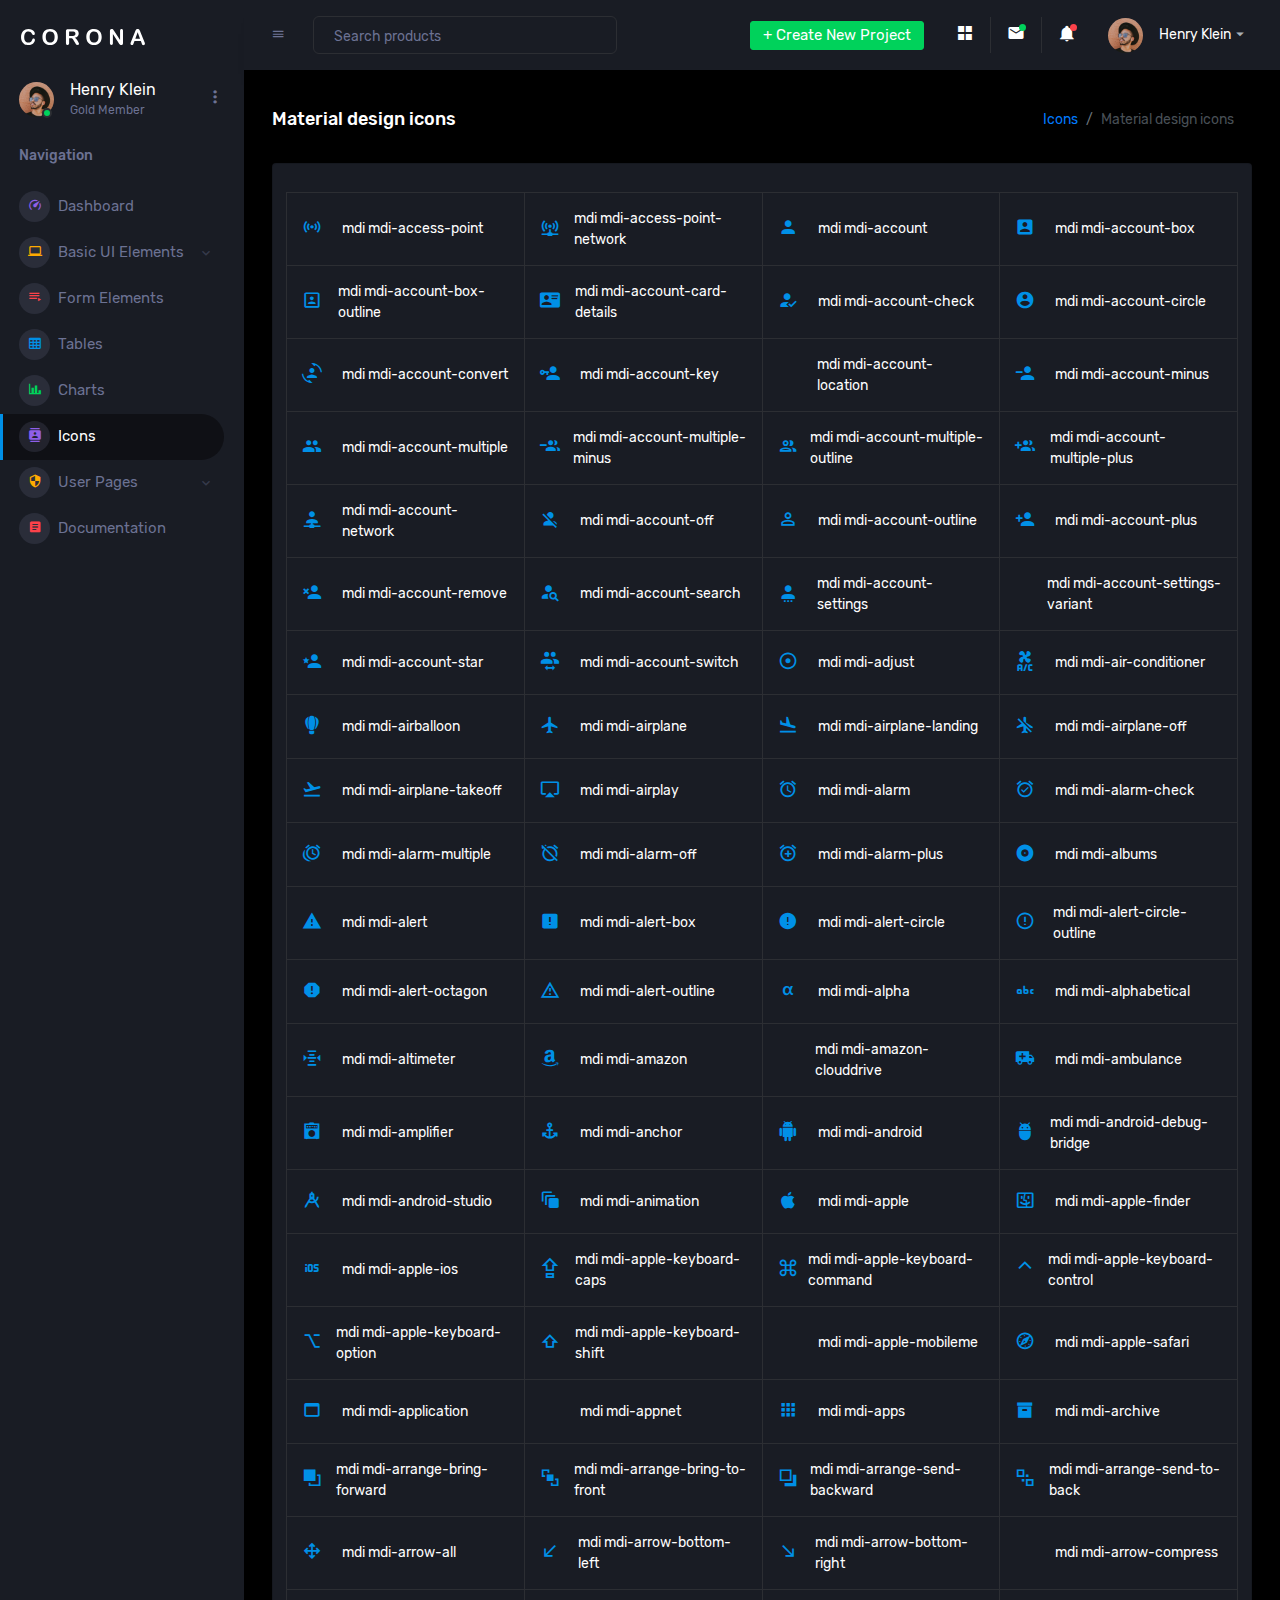
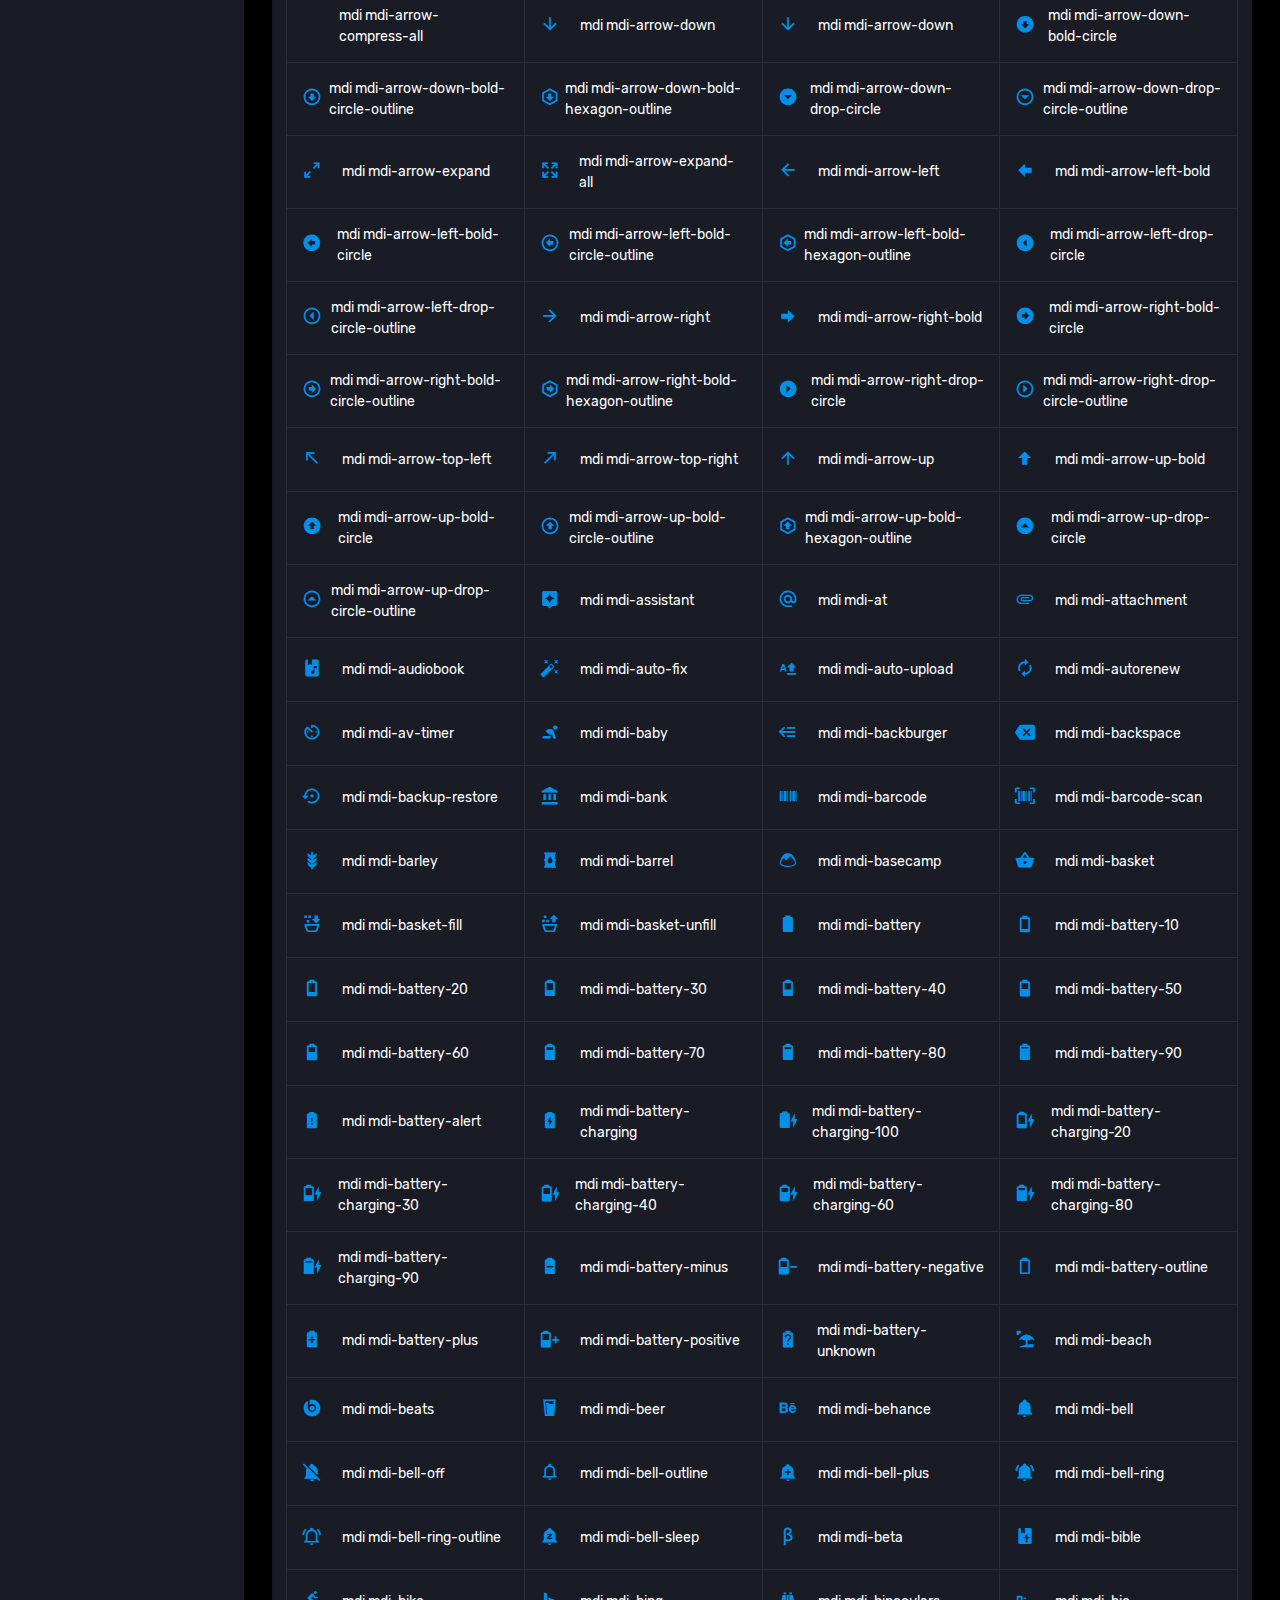
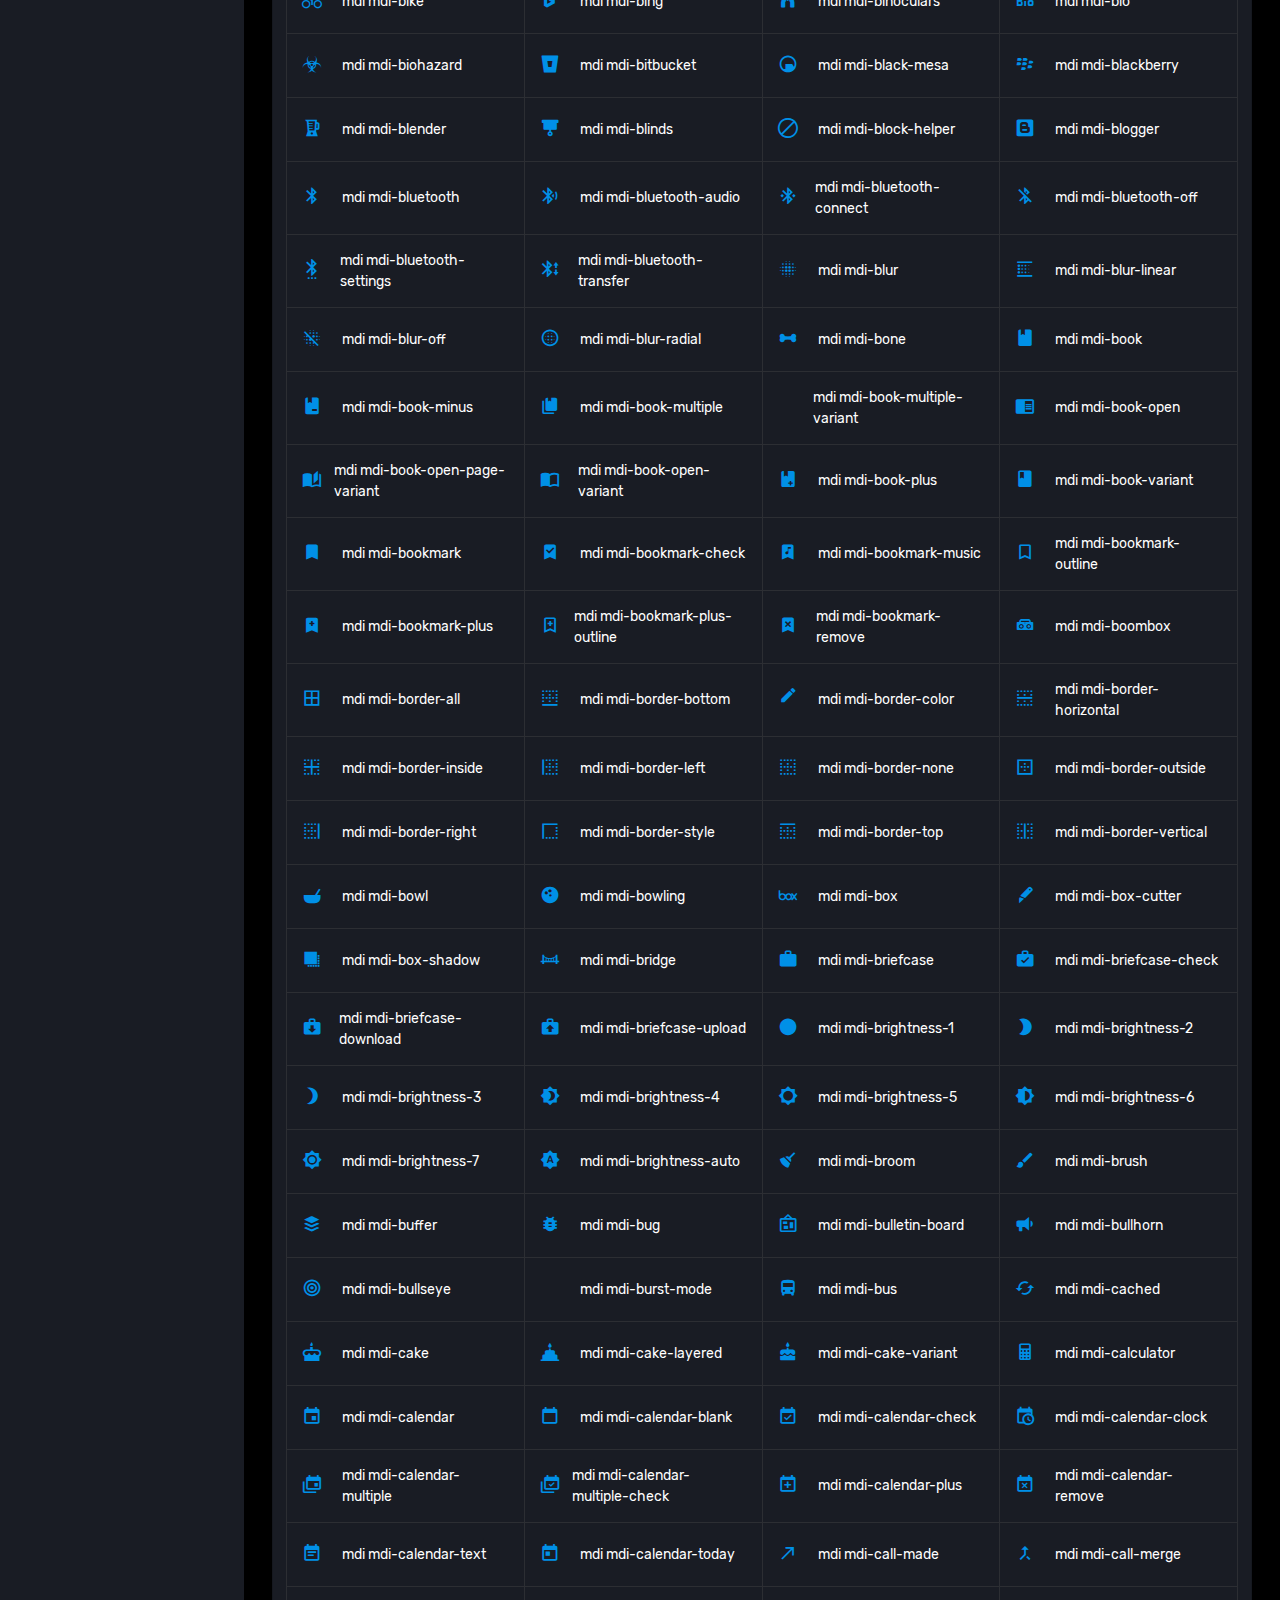
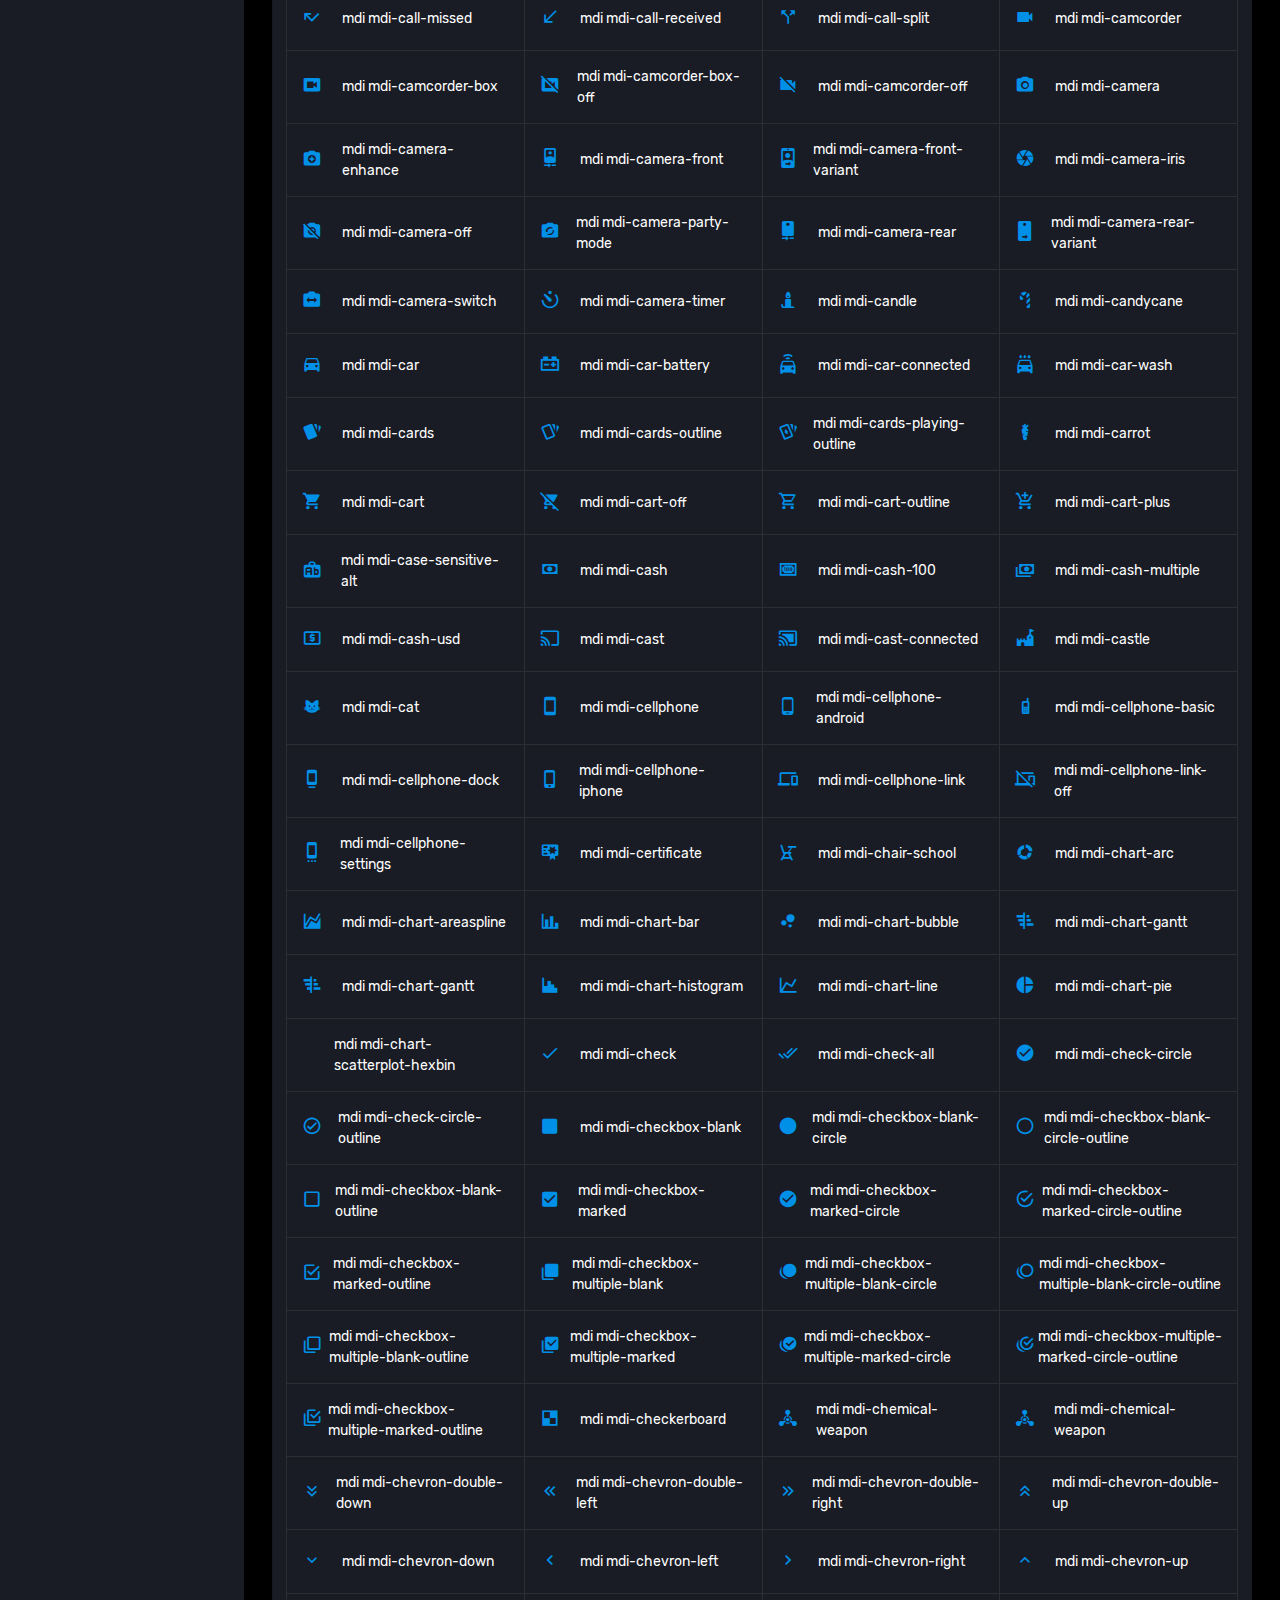
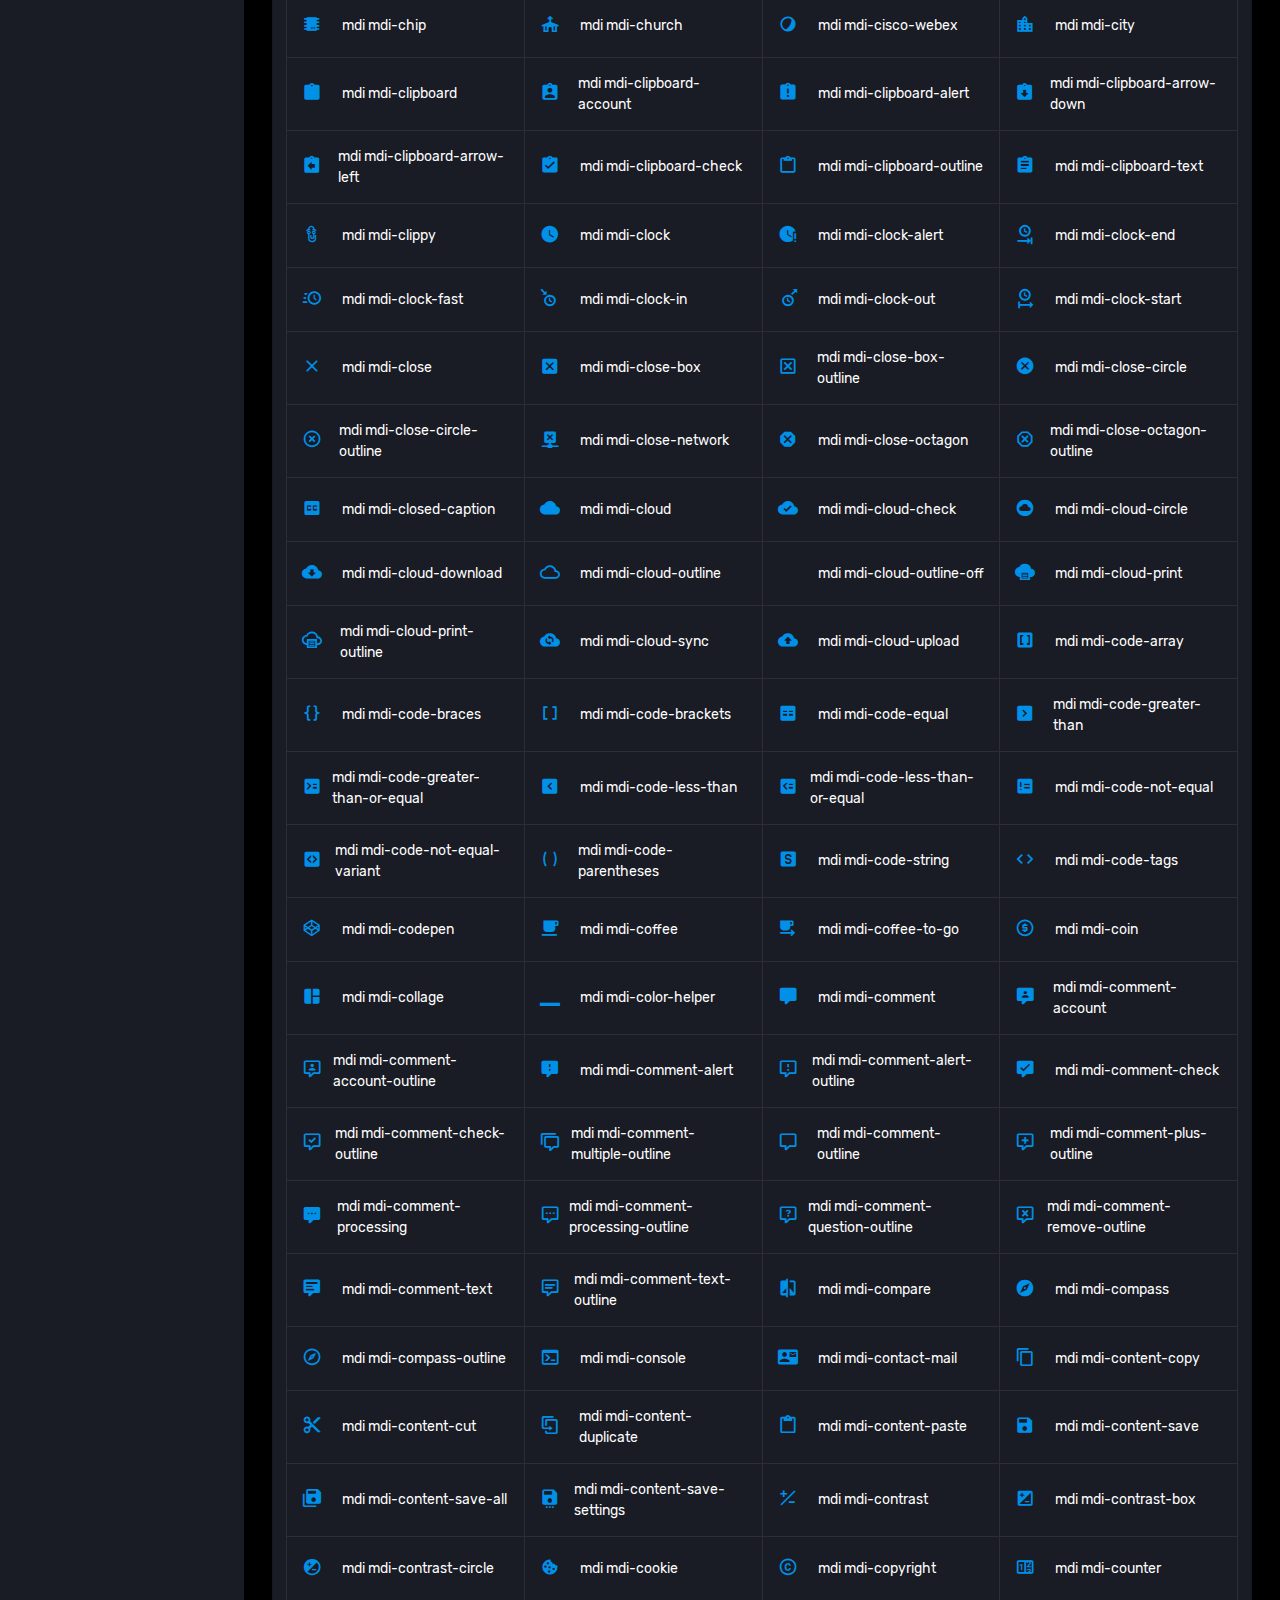
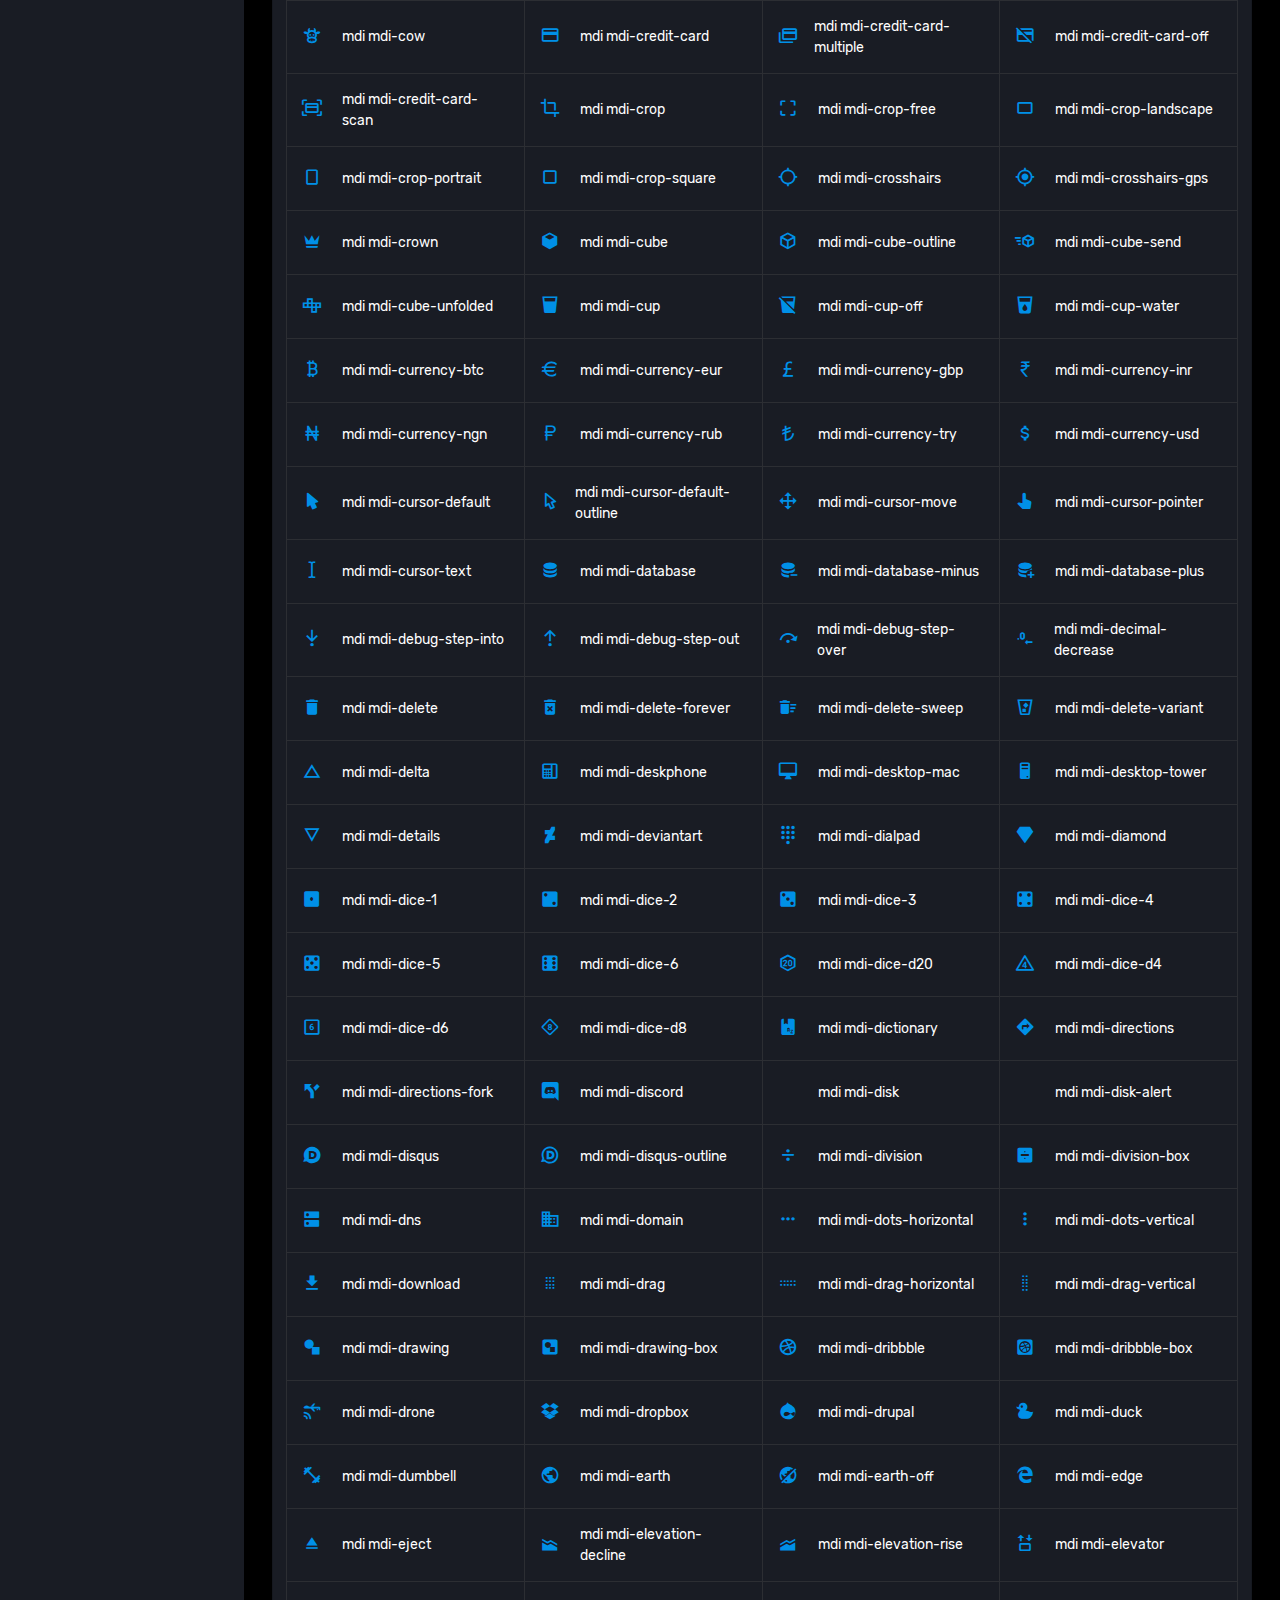
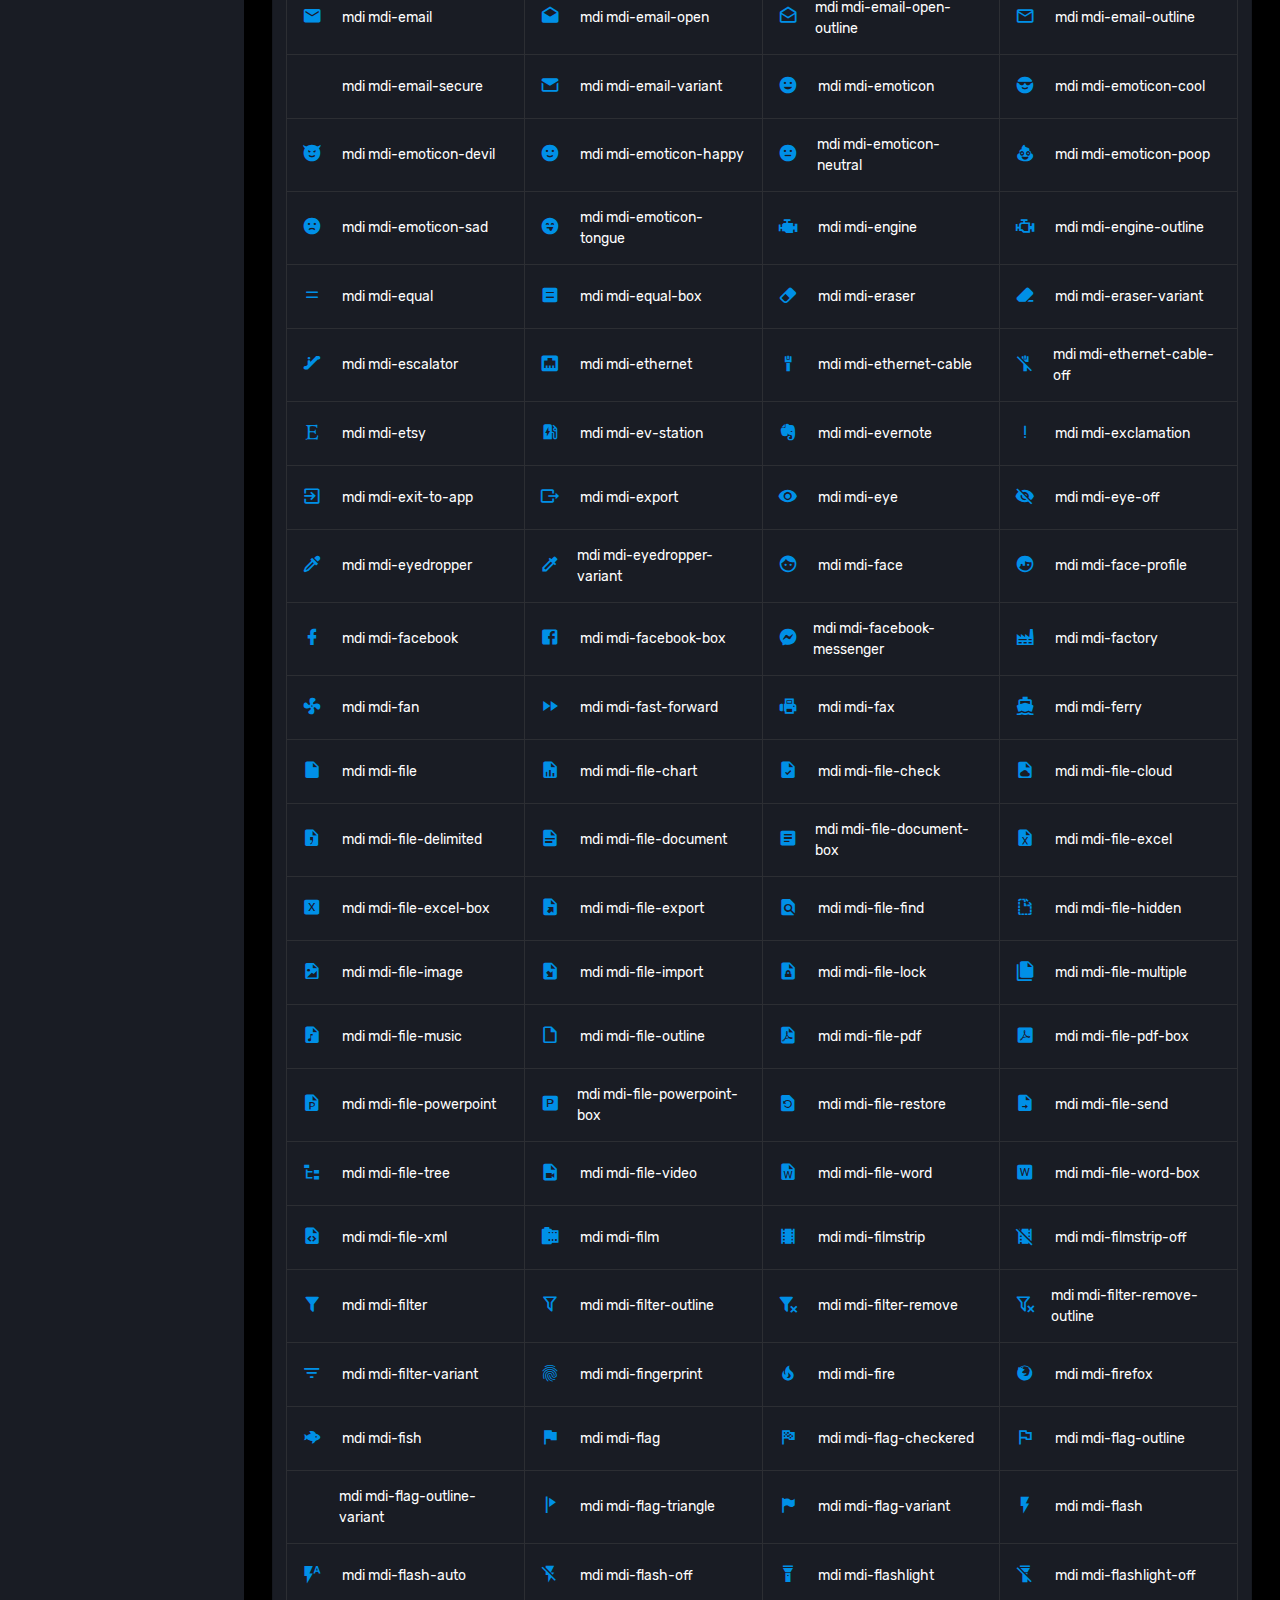
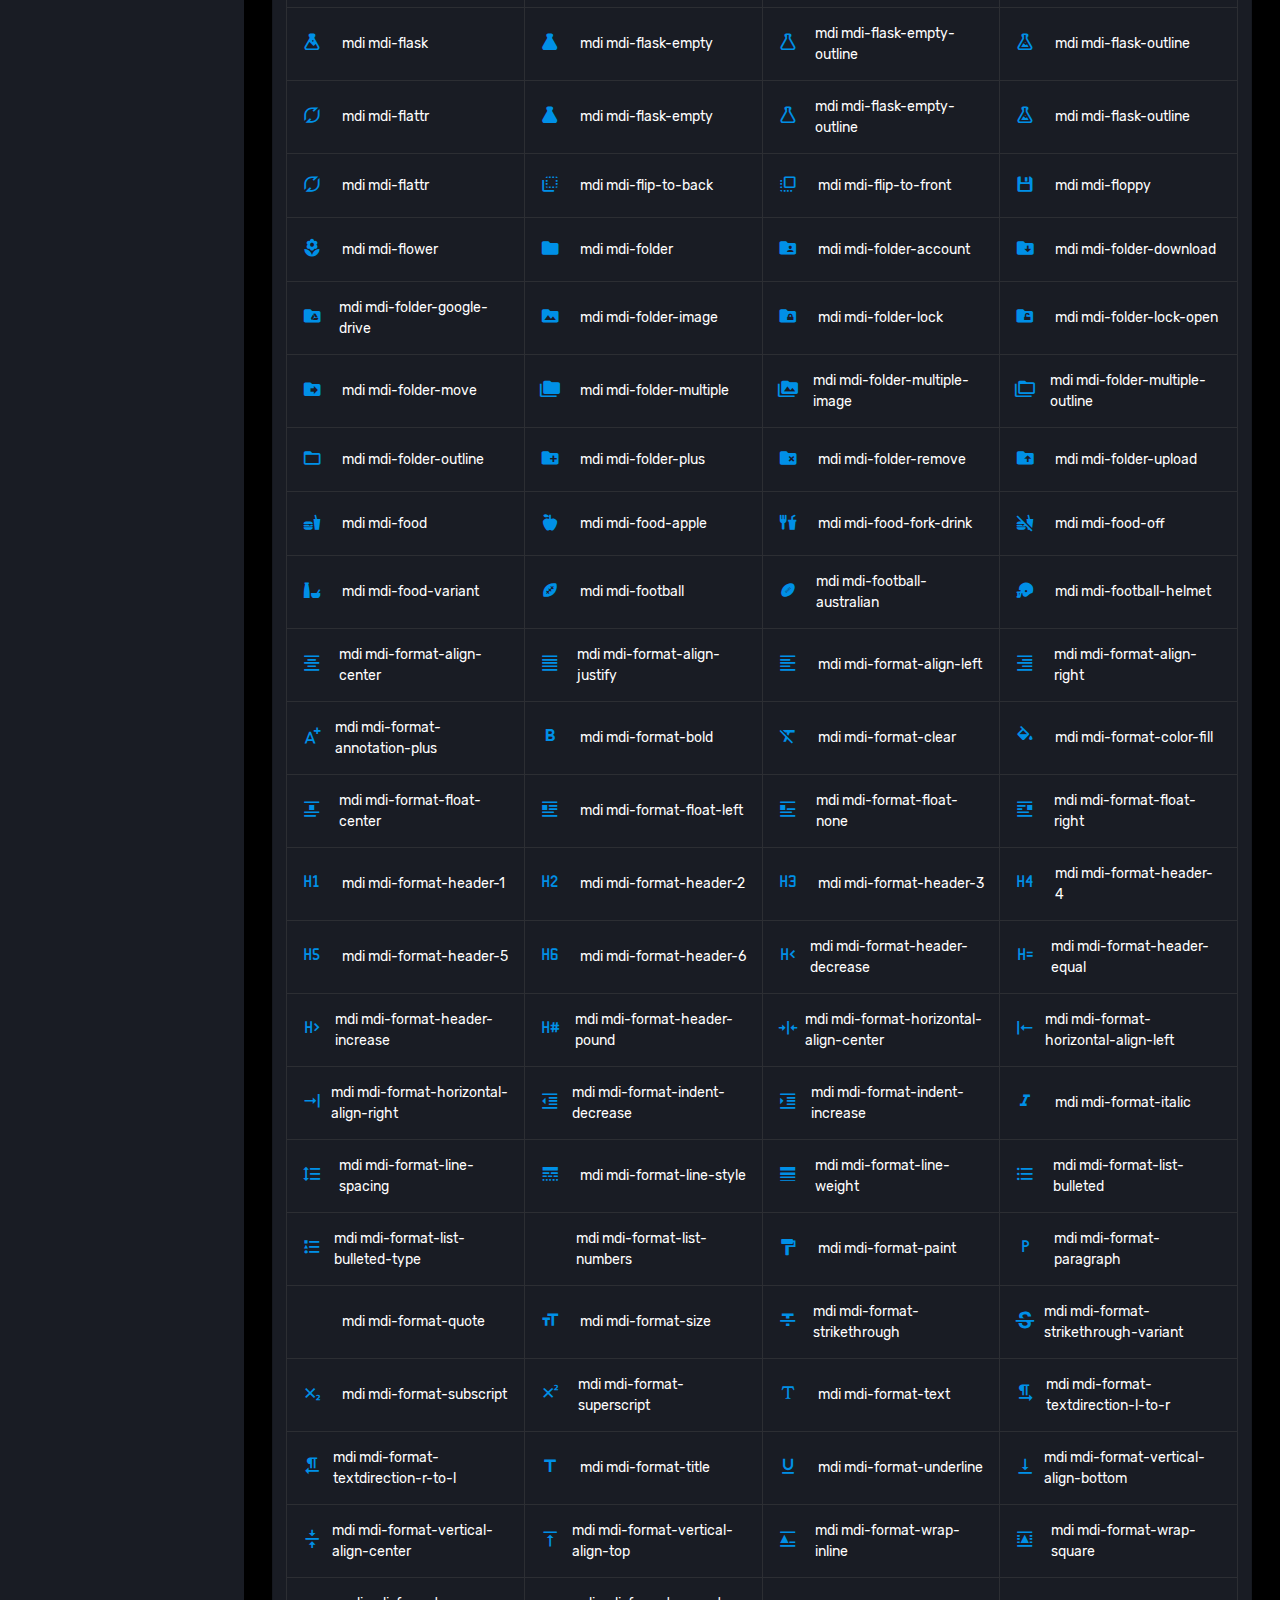
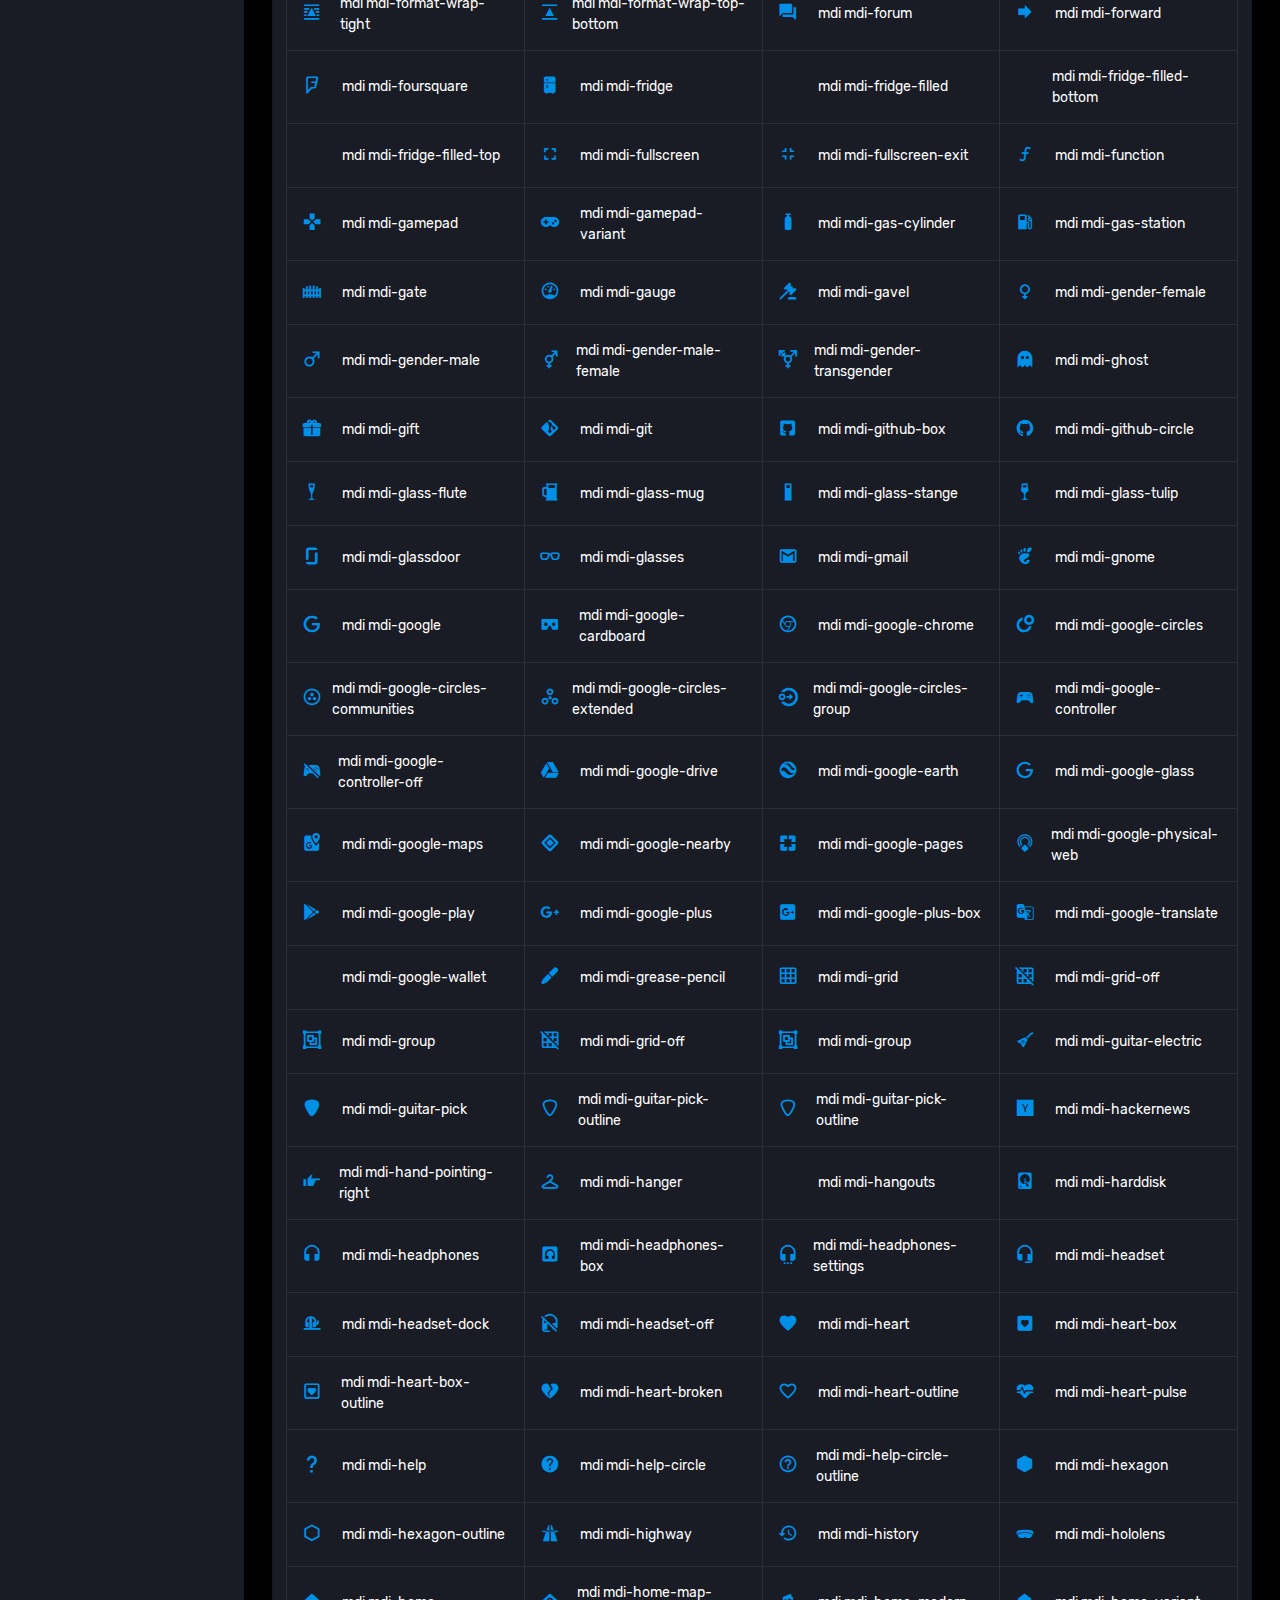
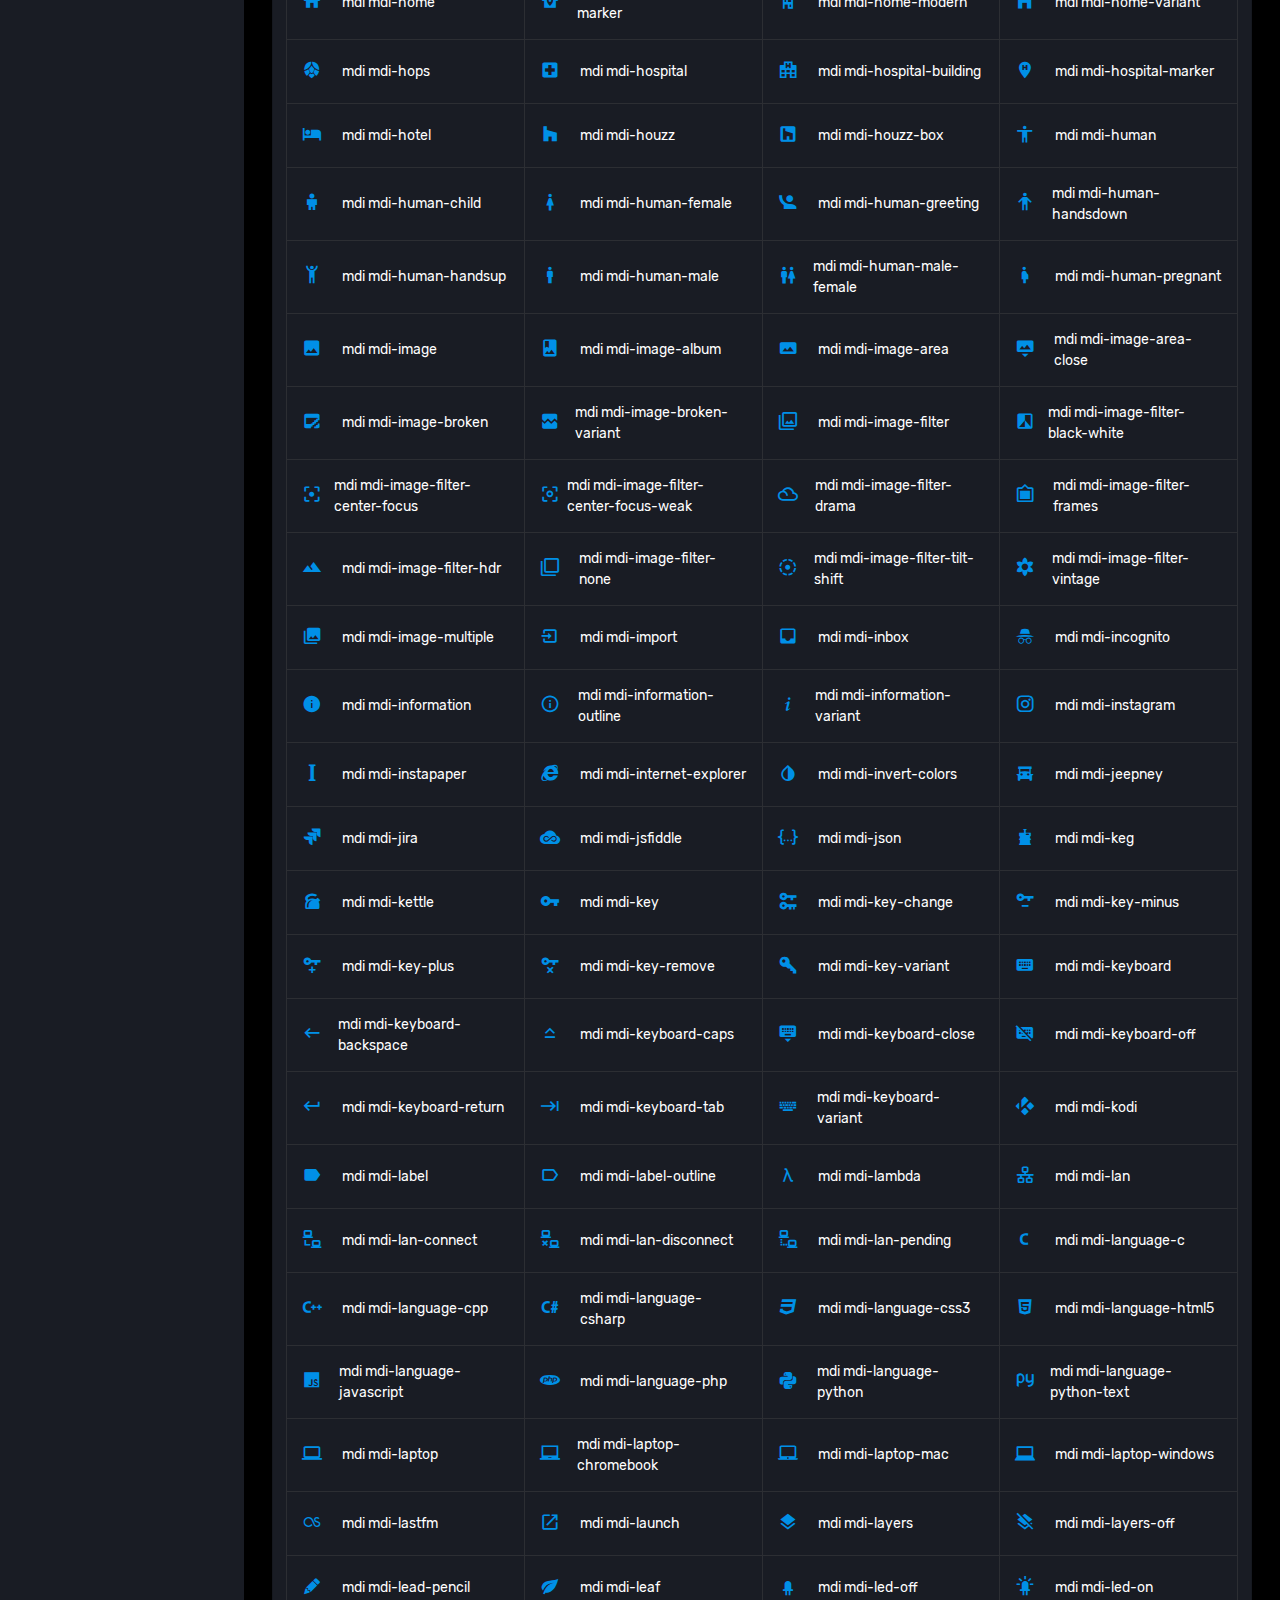
<file: pages/icons/mdi.html>
<!DOCTYPE html>
<html lang="en">
  <head>
    <!-- Required meta tags -->
    <meta charset="utf-8">
    <meta name="viewport" content="width=device-width, initial-scale=1, shrink-to-fit=no">
    <title>Corona Admin</title>
    <!-- plugins:css -->
    <link rel="stylesheet" href="../../assets/vendors/mdi/css/materialdesignicons.min.css">
    <link rel="stylesheet" href="../../assets/vendors/css/vendor.bundle.base.css">
    <!-- endinject -->
    <!-- Plugin css for this page -->
    <!-- End Plugin css for this page -->
    <!-- inject:css -->
    <!-- endinject -->
    <!-- Layout styles -->
    <link rel="stylesheet" href="../../assets/css/style.css">
    <!-- End layout styles -->
    <link rel="shortcut icon" href="../../assets/images/favicon.png" />
  </head>
  <body>
    <div class=" container-scroller">
      <!-- partial:../../partials/_sidebar.html -->
      <nav class="sidebar sidebar-offcanvas" id="sidebar">
        <div class="sidebar-brand-wrapper d-none d-lg-flex align-items-center justify-content-center fixed-top">
          <a class="sidebar-brand brand-logo" href="../../index.html"><img src="../../assets/images/logo.svg" alt="logo" /></a>
          <a class="sidebar-brand brand-logo-mini" href="../../index.html"><img src="../../assets/images/logo-mini.svg" alt="logo" /></a>
        </div>
        <ul class="nav">
          <li class="nav-item profile">
            <div class="profile-desc">
              <div class="profile-pic">
                <div class="count-indicator">
                  <img class="img-xs rounded-circle " src="../../assets/images/faces/face15.jpg" alt="">
                  <span class="count bg-success"></span>
                </div>
                <div class="profile-name">
                  <h5 class="mb-0 font-weight-normal">Henry Klein</h5>
                  <span>Gold Member</span>
                </div>
              </div>
              <a href="#" id="profile-dropdown" data-toggle="dropdown"><i class="mdi mdi-dots-vertical"></i></a>
              <div class="dropdown-menu dropdown-menu-right sidebar-dropdown preview-list" aria-labelledby="profile-dropdown">
                <a href="#" class="dropdown-item preview-item">
                  <div class="preview-thumbnail">
                    <div class="preview-icon bg-dark rounded-circle">
                      <i class="mdi mdi-settings text-primary"></i>
                    </div>
                  </div>
                  <div class="preview-item-content">
                    <p class="preview-subject ellipsis mb-1 text-small">Account settings</p>
                  </div>
                </a>
                <div class="dropdown-divider"></div>
                <a href="#" class="dropdown-item preview-item">
                  <div class="preview-thumbnail">
                    <div class="preview-icon bg-dark rounded-circle">
                      <i class="mdi mdi-onepassword  text-info"></i>
                    </div>
                  </div>
                  <div class="preview-item-content">
                    <p class="preview-subject ellipsis mb-1 text-small">Change Password</p>
                  </div>
                </a>
                <div class="dropdown-divider"></div>
                <a href="#" class="dropdown-item preview-item">
                  <div class="preview-thumbnail">
                    <div class="preview-icon bg-dark rounded-circle">
                      <i class="mdi mdi-calendar-today text-success"></i>
                    </div>
                  </div>
                  <div class="preview-item-content">
                    <p class="preview-subject ellipsis mb-1 text-small">To-do list</p>
                  </div>
                </a>
              </div>
            </div>
          </li>
          <li class="nav-item nav-category">
            <span class="nav-link">Navigation</span>
          </li>
          <li class="nav-item menu-items">
            <a class="nav-link" href="../../index.html">
              <span class="menu-icon">
                <i class="mdi mdi-speedometer"></i>
              </span>
              <span class="menu-title">Dashboard</span>
            </a>
          </li>
          <li class="nav-item menu-items">
            <a class="nav-link" data-toggle="collapse" href="#ui-basic" aria-expanded="false" aria-controls="ui-basic">
              <span class="menu-icon">
                <i class="mdi mdi-laptop"></i>
              </span>
              <span class="menu-title">Basic UI Elements</span>
              <i class="menu-arrow"></i>
            </a>
            <div class="collapse" id="ui-basic">
              <ul class="nav flex-column sub-menu">
                <li class="nav-item"> <a class="nav-link" href="../../pages/ui-features/buttons.html">Buttons</a></li>
                <li class="nav-item"> <a class="nav-link" href="../../pages/ui-features/dropdowns.html">Dropdowns</a></li>
                <li class="nav-item"> <a class="nav-link" href="../../pages/ui-features/typography.html">Typography</a></li>
              </ul>
            </div>
          </li>
          <li class="nav-item menu-items">
            <a class="nav-link" href="../../pages/forms/basic_elements.html">
              <span class="menu-icon">
                <i class="mdi mdi-playlist-play"></i>
              </span>
              <span class="menu-title">Form Elements</span>
            </a>
          </li>
          <li class="nav-item menu-items">
            <a class="nav-link" href="../../pages/tables/basic-table.html">
              <span class="menu-icon">
                <i class="mdi mdi-table-large"></i>
              </span>
              <span class="menu-title">Tables</span>
            </a>
          </li>
          <li class="nav-item menu-items">
            <a class="nav-link" href="../../pages/charts/chartjs.html">
              <span class="menu-icon">
                <i class="mdi mdi-chart-bar"></i>
              </span>
              <span class="menu-title">Charts</span>
            </a>
          </li>
          <li class="nav-item menu-items">
            <a class="nav-link" href="../../pages/icons/mdi.html">
              <span class="menu-icon">
                <i class="mdi mdi-contacts"></i>
              </span>
              <span class="menu-title">Icons</span>
            </a>
          </li>
          <li class="nav-item menu-items">
            <a class="nav-link" data-toggle="collapse" href="#auth" aria-expanded="false" aria-controls="auth">
              <span class="menu-icon">
                <i class="mdi mdi-security"></i>
              </span>
              <span class="menu-title">User Pages</span>
              <i class="menu-arrow"></i>
            </a>
            <div class="collapse" id="auth">
              <ul class="nav flex-column sub-menu">
                <li class="nav-item"> <a class="nav-link" href="../../pages/samples/blank-page.html"> Blank Page </a></li>
                <li class="nav-item"> <a class="nav-link" href="../../pages/samples/error-404.html"> 404 </a></li>
                <li class="nav-item"> <a class="nav-link" href="../../pages/samples/error-500.html"> 500 </a></li>
                <li class="nav-item"> <a class="nav-link" href="../../pages/samples/login.html"> Login </a></li>
                <li class="nav-item"> <a class="nav-link" href="../../pages/samples/register.html"> Register </a></li>
              </ul>
            </div>
          </li>
          <li class="nav-item menu-items">
            <a class="nav-link" href="http://www.bootstrapdash.com/demo/corona-free/jquery/documentation/documentation.html">
              <span class="menu-icon">
                <i class="mdi mdi-file-document-box"></i>
              </span>
              <span class="menu-title">Documentation</span>
            </a>
          </li>
        </ul>
      </nav>
      <!-- partial -->
      <div class="container-fluid page-body-wrapper">
        <!-- partial:../../partials/_navbar.html -->
        <nav class="navbar p-0 fixed-top d-flex flex-row">
          <div class="navbar-brand-wrapper d-flex d-lg-none align-items-center justify-content-center">
            <a class="navbar-brand brand-logo-mini" href="../../index.html"><img src="../../assets/images/logo-mini.svg" alt="logo" /></a>
          </div>
          <div class="navbar-menu-wrapper flex-grow d-flex align-items-stretch">
            <button class="navbar-toggler navbar-toggler align-self-center" type="button" data-toggle="minimize">
              <span class="mdi mdi-menu"></span>
            </button>
            <ul class="navbar-nav w-100">
              <li class="nav-item w-100">
                <form class="nav-link mt-2 mt-md-0 d-none d-lg-flex search">
                  <input type="text" class="form-control" placeholder="Search products">
                </form>
              </li>
            </ul>
            <ul class="navbar-nav navbar-nav-right">
              <li class="nav-item dropdown d-none d-lg-block">
                <a class="nav-link btn btn-success create-new-button" id="createbuttonDropdown" data-toggle="dropdown" aria-expanded="false" href="#">+ Create New Project</a>
                <div class="dropdown-menu dropdown-menu-right navbar-dropdown preview-list" aria-labelledby="createbuttonDropdown">
                  <h6 class="p-3 mb-0">Projects</h6>
                  <div class="dropdown-divider"></div>
                  <a class="dropdown-item preview-item">
                    <div class="preview-thumbnail">
                      <div class="preview-icon bg-dark rounded-circle">
                        <i class="mdi mdi-file-outline text-primary"></i>
                      </div>
                    </div>
                    <div class="preview-item-content">
                      <p class="preview-subject ellipsis mb-1">Software Development</p>
                    </div>
                  </a>
                  <div class="dropdown-divider"></div>
                  <a class="dropdown-item preview-item">
                    <div class="preview-thumbnail">
                      <div class="preview-icon bg-dark rounded-circle">
                        <i class="mdi mdi-web text-info"></i>
                      </div>
                    </div>
                    <div class="preview-item-content">
                      <p class="preview-subject ellipsis mb-1">UI Development</p>
                    </div>
                  </a>
                  <div class="dropdown-divider"></div>
                  <a class="dropdown-item preview-item">
                    <div class="preview-thumbnail">
                      <div class="preview-icon bg-dark rounded-circle">
                        <i class="mdi mdi-layers text-danger"></i>
                      </div>
                    </div>
                    <div class="preview-item-content">
                      <p class="preview-subject ellipsis mb-1">Software Testing</p>
                    </div>
                  </a>
                  <div class="dropdown-divider"></div>
                  <p class="p-3 mb-0 text-center">See all projects</p>
                </div>
              </li>
              <li class="nav-item nav-settings d-none d-lg-block">
                <a class="nav-link" href="#">
                  <i class="mdi mdi-view-grid"></i>
                </a>
              </li>
              <li class="nav-item dropdown border-left">
                <a class="nav-link count-indicator dropdown-toggle" id="messageDropdown" href="#" data-toggle="dropdown" aria-expanded="false">
                  <i class="mdi mdi-email"></i>
                  <span class="count bg-success"></span>
                </a>
                <div class="dropdown-menu dropdown-menu-right navbar-dropdown preview-list" aria-labelledby="messageDropdown">
                  <h6 class="p-3 mb-0">Messages</h6>
                  <div class="dropdown-divider"></div>
                  <a class="dropdown-item preview-item">
                    <div class="preview-thumbnail">
                      <img src="../../assets/images/faces/face4.jpg" alt="image" class="rounded-circle profile-pic">
                    </div>
                    <div class="preview-item-content">
                      <p class="preview-subject ellipsis mb-1">Mark send you a message</p>
                      <p class="text-muted mb-0"> 1 Minutes ago </p>
                    </div>
                  </a>
                  <div class="dropdown-divider"></div>
                  <a class="dropdown-item preview-item">
                    <div class="preview-thumbnail">
                      <img src="../../assets/images/faces/face2.jpg" alt="image" class="rounded-circle profile-pic">
                    </div>
                    <div class="preview-item-content">
                      <p class="preview-subject ellipsis mb-1">Cregh send you a message</p>
                      <p class="text-muted mb-0"> 15 Minutes ago </p>
                    </div>
                  </a>
                  <div class="dropdown-divider"></div>
                  <a class="dropdown-item preview-item">
                    <div class="preview-thumbnail">
                      <img src="../../assets/images/faces/face3.jpg" alt="image" class="rounded-circle profile-pic">
                    </div>
                    <div class="preview-item-content">
                      <p class="preview-subject ellipsis mb-1">Profile picture updated</p>
                      <p class="text-muted mb-0"> 18 Minutes ago </p>
                    </div>
                  </a>
                  <div class="dropdown-divider"></div>
                  <p class="p-3 mb-0 text-center">4 new messages</p>
                </div>
              </li>
              <li class="nav-item dropdown border-left">
                <a class="nav-link count-indicator dropdown-toggle" id="notificationDropdown" href="#" data-toggle="dropdown">
                  <i class="mdi mdi-bell"></i>
                  <span class="count bg-danger"></span>
                </a>
                <div class="dropdown-menu dropdown-menu-right navbar-dropdown preview-list" aria-labelledby="notificationDropdown">
                  <h6 class="p-3 mb-0">Notifications</h6>
                  <div class="dropdown-divider"></div>
                  <a class="dropdown-item preview-item">
                    <div class="preview-thumbnail">
                      <div class="preview-icon bg-dark rounded-circle">
                        <i class="mdi mdi-calendar text-success"></i>
                      </div>
                    </div>
                    <div class="preview-item-content">
                      <p class="preview-subject mb-1">Event today</p>
                      <p class="text-muted ellipsis mb-0"> Just a reminder that you have an event today </p>
                    </div>
                  </a>
                  <div class="dropdown-divider"></div>
                  <a class="dropdown-item preview-item">
                    <div class="preview-thumbnail">
                      <div class="preview-icon bg-dark rounded-circle">
                        <i class="mdi mdi-settings text-danger"></i>
                      </div>
                    </div>
                    <div class="preview-item-content">
                      <p class="preview-subject mb-1">Settings</p>
                      <p class="text-muted ellipsis mb-0"> Update dashboard </p>
                    </div>
                  </a>
                  <div class="dropdown-divider"></div>
                  <a class="dropdown-item preview-item">
                    <div class="preview-thumbnail">
                      <div class="preview-icon bg-dark rounded-circle">
                        <i class="mdi mdi-link-variant text-warning"></i>
                      </div>
                    </div>
                    <div class="preview-item-content">
                      <p class="preview-subject mb-1">Launch Admin</p>
                      <p class="text-muted ellipsis mb-0"> New admin wow! </p>
                    </div>
                  </a>
                  <div class="dropdown-divider"></div>
                  <p class="p-3 mb-0 text-center">See all notifications</p>
                </div>
              </li>
              <li class="nav-item dropdown">
                <a class="nav-link" id="profileDropdown" href="#" data-toggle="dropdown">
                  <div class="navbar-profile">
                    <img class="img-xs rounded-circle" src="../../assets/images/faces/face15.jpg" alt="">
                    <p class="mb-0 d-none d-sm-block navbar-profile-name">Henry Klein</p>
                    <i class="mdi mdi-menu-down d-none d-sm-block"></i>
                  </div>
                </a>
                <div class="dropdown-menu dropdown-menu-right navbar-dropdown preview-list" aria-labelledby="profileDropdown">
                  <h6 class="p-3 mb-0">Profile</h6>
                  <div class="dropdown-divider"></div>
                  <a class="dropdown-item preview-item">
                    <div class="preview-thumbnail">
                      <div class="preview-icon bg-dark rounded-circle">
                        <i class="mdi mdi-settings text-success"></i>
                      </div>
                    </div>
                    <div class="preview-item-content">
                      <p class="preview-subject mb-1">Settings</p>
                    </div>
                  </a>
                  <div class="dropdown-divider"></div>
                  <a class="dropdown-item preview-item">
                    <div class="preview-thumbnail">
                      <div class="preview-icon bg-dark rounded-circle">
                        <i class="mdi mdi-logout text-danger"></i>
                      </div>
                    </div>
                    <div class="preview-item-content">
                      <p class="preview-subject mb-1">Log out</p>
                    </div>
                  </a>
                  <div class="dropdown-divider"></div>
                  <p class="p-3 mb-0 text-center">Advanced settings</p>
                </div>
              </li>
            </ul>
            <button class="navbar-toggler navbar-toggler-right d-lg-none align-self-center" type="button" data-toggle="offcanvas">
              <span class="mdi mdi-format-line-spacing"></span>
            </button>
          </div>
        </nav>
        <!-- partial -->
        <div class="main-panel">
          <div class="content-wrapper">
            <div class="page-header">
              <h3 class="page-title"> Material design icons </h3>
              <nav aria-label="breadcrumb">
                <ol class="breadcrumb">
                  <li class="breadcrumb-item"><a href="#">Icons</a></li>
                  <li class="breadcrumb-item active" aria-current="page">Material design icons</li>
                </ol>
              </nav>
            </div>
            <div class="row">
              <div class="col-lg-12 grid-margin">
                <div class="card">
                  <div class="card-body">
                    <div class="row icons-list">
                      <div class="col-sm-6 col-md-4 col-lg-3">
                        <i class="mdi mdi-access-point"></i> mdi mdi-access-point
                      </div>
                      <div class="col-sm-6 col-md-4 col-lg-3">
                        <i class="mdi mdi-access-point-network"></i> mdi mdi-access-point-network
                      </div>
                      <div class="col-sm-6 col-md-4 col-lg-3">
                        <i class="mdi mdi-account"></i> mdi mdi-account
                      </div>
                      <div class="col-sm-6 col-md-4 col-lg-3">
                        <i class="mdi mdi-account-box"></i> mdi mdi-account-box
                      </div>
                      <div class="col-sm-6 col-md-4 col-lg-3">
                        <i class="mdi mdi-account-box-outline"></i> mdi mdi-account-box-outline
                      </div>
                      <div class="col-sm-6 col-md-4 col-lg-3">
                        <i class="mdi mdi-account-card-details"></i> mdi mdi-account-card-details
                      </div>
                      <div class="col-sm-6 col-md-4 col-lg-3">
                        <i class="mdi mdi-account-check"></i> mdi mdi-account-check
                      </div>
                      <div class="col-sm-6 col-md-4 col-lg-3">
                        <i class="mdi mdi-account-circle"></i> mdi mdi-account-circle
                      </div>
                      <div class="col-sm-6 col-md-4 col-lg-3">
                        <i class="mdi mdi-account-convert"></i> mdi mdi-account-convert
                      </div>
                      <div class="col-sm-6 col-md-4 col-lg-3">
                        <i class="mdi mdi-account-key"></i> mdi mdi-account-key
                      </div>
                      <div class="col-sm-6 col-md-4 col-lg-3">
                        <i class="mdi mdi-account-location"></i> mdi mdi-account-location
                      </div>
                      <div class="col-sm-6 col-md-4 col-lg-3">
                        <i class="mdi mdi-account-minus"></i> mdi mdi-account-minus
                      </div>
                      <div class="col-sm-6 col-md-4 col-lg-3">
                        <i class="mdi mdi-account-multiple"></i> mdi mdi-account-multiple
                      </div>
                      <div class="col-sm-6 col-md-4 col-lg-3">
                        <i class="mdi mdi-account-multiple-minus"></i> mdi mdi-account-multiple-minus
                      </div>
                      <div class="col-sm-6 col-md-4 col-lg-3">
                        <i class="mdi mdi-account-multiple-outline"></i> mdi mdi-account-multiple-outline
                      </div>
                      <div class="col-sm-6 col-md-4 col-lg-3">
                        <i class="mdi mdi-account-multiple-plus"></i> mdi mdi-account-multiple-plus
                      </div>
                      <div class="col-sm-6 col-md-4 col-lg-3">
                        <i class="mdi mdi-account-network"></i> mdi mdi-account-network
                      </div>
                      <div class="col-sm-6 col-md-4 col-lg-3">
                        <i class="mdi mdi-account-off"></i> mdi mdi-account-off
                      </div>
                      <div class="col-sm-6 col-md-4 col-lg-3">
                        <i class="mdi mdi-account-outline"></i> mdi mdi-account-outline
                      </div>
                      <div class="col-sm-6 col-md-4 col-lg-3">
                        <i class="mdi mdi-account-plus"></i> mdi mdi-account-plus
                      </div>
                      <div class="col-sm-6 col-md-4 col-lg-3">
                        <i class="mdi mdi-account-remove"></i> mdi mdi-account-remove
                      </div>
                      <div class="col-sm-6 col-md-4 col-lg-3">
                        <i class="mdi mdi-account-search"></i> mdi mdi-account-search
                      </div>
                      <div class="col-sm-6 col-md-4 col-lg-3">
                        <i class="mdi mdi-account-settings"></i> mdi mdi-account-settings
                      </div>
                      <div class="col-sm-6 col-md-4 col-lg-3">
                        <i class="mdi mdi-account-settings-variant"></i> mdi mdi-account-settings-variant
                      </div>
                      <div class="col-sm-6 col-md-4 col-lg-3">
                        <i class="mdi mdi-account-star"></i> mdi mdi-account-star
                      </div>
                      <div class="col-sm-6 col-md-4 col-lg-3">
                        <i class="mdi mdi-account-switch"></i> mdi mdi-account-switch
                      </div>
                      <div class="col-sm-6 col-md-4 col-lg-3">
                        <i class="mdi mdi-adjust"></i> mdi mdi-adjust
                      </div>
                      <div class="col-sm-6 col-md-4 col-lg-3">
                        <i class="mdi mdi-air-conditioner"></i> mdi mdi-air-conditioner
                      </div>
                      <div class="col-sm-6 col-md-4 col-lg-3">
                        <i class="mdi mdi-airballoon"></i> mdi mdi-airballoon
                      </div>
                      <div class="col-sm-6 col-md-4 col-lg-3">
                        <i class="mdi mdi-airplane"></i> mdi mdi-airplane
                      </div>
                      <div class="col-sm-6 col-md-4 col-lg-3">
                        <i class="mdi mdi-airplane-landing"></i> mdi mdi-airplane-landing
                      </div>
                      <div class="col-sm-6 col-md-4 col-lg-3">
                        <i class="mdi mdi-airplane-off"></i> mdi mdi-airplane-off
                      </div>
                      <div class="col-sm-6 col-md-4 col-lg-3">
                        <i class="mdi mdi-airplane-takeoff"></i> mdi mdi-airplane-takeoff
                      </div>
                      <div class="col-sm-6 col-md-4 col-lg-3">
                        <i class="mdi mdi-airplay"></i> mdi mdi-airplay
                      </div>
                      <div class="col-sm-6 col-md-4 col-lg-3">
                        <i class="mdi mdi-alarm"></i> mdi mdi-alarm
                      </div>
                      <div class="col-sm-6 col-md-4 col-lg-3">
                        <i class="mdi mdi-alarm-check"></i> mdi mdi-alarm-check
                      </div>
                      <div class="col-sm-6 col-md-4 col-lg-3">
                        <i class="mdi mdi-alarm-multiple"></i> mdi mdi-alarm-multiple
                      </div>
                      <div class="col-sm-6 col-md-4 col-lg-3">
                        <i class="mdi mdi-alarm-off"></i> mdi mdi-alarm-off
                      </div>
                      <div class="col-sm-6 col-md-4 col-lg-3">
                        <i class="mdi mdi-alarm-plus"></i> mdi mdi-alarm-plus
                      </div>
                      <div class="col-sm-6 col-md-4 col-lg-3">
                        <i class="mdi mdi-album"></i> mdi mdi-albums
                      </div>
                      <div class="col-sm-6 col-md-4 col-lg-3">
                        <i class="mdi mdi-alert"></i> mdi mdi-alert
                      </div>
                      <div class="col-sm-6 col-md-4 col-lg-3">
                        <i class="mdi mdi-alert-box"></i> mdi mdi-alert-box
                      </div>
                      <div class="col-sm-6 col-md-4 col-lg-3">
                        <i class="mdi mdi-alert-circle"></i> mdi mdi-alert-circle
                      </div>
                      <div class="col-sm-6 col-md-4 col-lg-3">
                        <i class="mdi mdi-alert-circle-outline"></i> mdi mdi-alert-circle-outline
                      </div>
                      <div class="col-sm-6 col-md-4 col-lg-3">
                        <i class="mdi mdi-alert-octagon"></i> mdi mdi-alert-octagon
                      </div>
                      <div class="col-sm-6 col-md-4 col-lg-3">
                        <i class="mdi mdi-alert-outline"></i> mdi mdi-alert-outline
                      </div>
                      <div class="col-sm-6 col-md-4 col-lg-3">
                        <i class="mdi mdi-alpha"></i> mdi mdi-alpha
                      </div>
                      <div class="col-sm-6 col-md-4 col-lg-3">
                        <i class="mdi mdi-alphabetical"></i> mdi mdi-alphabetical
                      </div>
                      <div class="col-sm-6 col-md-4 col-lg-3">
                        <i class="mdi mdi-altimeter"></i> mdi mdi-altimeter
                      </div>
                      <div class="col-sm-6 col-md-4 col-lg-3">
                        <i class="mdi mdi-amazon"></i> mdi mdi-amazon
                      </div>
                      <div class="col-sm-6 col-md-4 col-lg-3">
                        <i class="mdi mdi-amazon-clouddrive"></i> mdi mdi-amazon-clouddrive
                      </div>
                      <div class="col-sm-6 col-md-4 col-lg-3">
                        <i class="mdi mdi-ambulance"></i> mdi mdi-ambulance
                      </div>
                      <div class="col-sm-6 col-md-4 col-lg-3">
                        <i class="mdi mdi-amplifier"></i> mdi mdi-amplifier
                      </div>
                      <div class="col-sm-6 col-md-4 col-lg-3">
                        <i class="mdi mdi-anchor"></i> mdi mdi-anchor
                      </div>
                      <div class="col-sm-6 col-md-4 col-lg-3">
                        <i class="mdi mdi-android"></i> mdi mdi-android
                      </div>
                      <div class="col-sm-6 col-md-4 col-lg-3">
                        <i class="mdi mdi-android-debug-bridge"></i> mdi mdi-android-debug-bridge
                      </div>
                      <div class="col-sm-6 col-md-4 col-lg-3">
                        <i class="mdi mdi-android-studio"></i> mdi mdi-android-studio
                      </div>
                      <div class="col-sm-6 col-md-4 col-lg-3">
                        <i class="mdi mdi-animation"></i> mdi mdi-animation
                      </div>
                      <div class="col-sm-6 col-md-4 col-lg-3">
                        <i class="mdi mdi-apple"></i> mdi mdi-apple
                      </div>
                      <div class="col-sm-6 col-md-4 col-lg-3">
                        <i class="mdi mdi-apple-finder"></i> mdi mdi-apple-finder
                      </div>
                      <div class="col-sm-6 col-md-4 col-lg-3">
                        <i class="mdi mdi-apple-ios"></i> mdi mdi-apple-ios
                      </div>
                      <div class="col-sm-6 col-md-4 col-lg-3">
                        <i class="mdi mdi-apple-keyboard-caps"></i> mdi mdi-apple-keyboard-caps
                      </div>
                      <div class="col-sm-6 col-md-4 col-lg-3">
                        <i class="mdi mdi-apple-keyboard-command"></i> mdi mdi-apple-keyboard-command
                      </div>
                      <div class="col-sm-6 col-md-4 col-lg-3">
                        <i class="mdi mdi-apple-keyboard-control"></i> mdi mdi-apple-keyboard-control
                      </div>
                      <div class="col-sm-6 col-md-4 col-lg-3">
                        <i class="mdi mdi-apple-keyboard-option"></i> mdi mdi-apple-keyboard-option
                      </div>
                      <div class="col-sm-6 col-md-4 col-lg-3">
                        <i class="mdi mdi-apple-keyboard-shift"></i> mdi mdi-apple-keyboard-shift
                      </div>
                      <div class="col-sm-6 col-md-4 col-lg-3">
                        <i class="mdi mdi-apple-mobileme "></i> mdi mdi-apple-mobileme
                      </div>
                      <div class="col-sm-6 col-md-4 col-lg-3">
                        <i class="mdi mdi-apple-safari"></i> mdi mdi-apple-safari
                      </div>
                      <div class="col-sm-6 col-md-4 col-lg-3">
                        <i class="mdi mdi-application"></i> mdi mdi-application
                      </div>
                      <div class="col-sm-6 col-md-4 col-lg-3">
                        <i class="mdi mdi-appnet"></i> mdi mdi-appnet
                      </div>
                      <div class="col-sm-6 col-md-4 col-lg-3">
                        <i class="mdi mdi-apps"></i> mdi mdi-apps
                      </div>
                      <div class="col-sm-6 col-md-4 col-lg-3">
                        <i class="mdi mdi-archive"></i> mdi mdi-archive
                      </div>
                      <div class="col-sm-6 col-md-4 col-lg-3">
                        <i class="mdi mdi-arrange-bring-forward"></i> mdi mdi-arrange-bring-forward
                      </div>
                      <div class="col-sm-6 col-md-4 col-lg-3">
                        <i class="mdi mdi-arrange-bring-to-front"></i> mdi mdi-arrange-bring-to-front
                      </div>
                      <div class="col-sm-6 col-md-4 col-lg-3">
                        <i class="mdi mdi-arrange-send-backward"></i> mdi mdi-arrange-send-backward
                      </div>
                      <div class="col-sm-6 col-md-4 col-lg-3">
                        <i class="mdi mdi-arrange-send-to-back"></i> mdi mdi-arrange-send-to-back
                      </div>
                      <div class="col-sm-6 col-md-4 col-lg-3">
                        <i class="mdi mdi-arrow-all"></i> mdi mdi-arrow-all
                      </div>
                      <div class="col-sm-6 col-md-4 col-lg-3">
                        <i class="mdi mdi-arrow-bottom-left"></i> mdi mdi-arrow-bottom-left
                      </div>
                      <div class="col-sm-6 col-md-4 col-lg-3">
                        <i class="mdi mdi-arrow-bottom-right"></i> mdi mdi-arrow-bottom-right
                      </div>
                      <div class="col-sm-6 col-md-4 col-lg-3">
                        <i class="mdi mdi-arrow-compress"></i> mdi mdi-arrow-compress
                      </div>
                      <div class="col-sm-6 col-md-4 col-lg-3">
                        <i class="mdi mdi-arrow-compress-all"></i> mdi mdi-arrow-compress-all
                      </div>
                      <div class="col-sm-6 col-md-4 col-lg-3">
                        <i class="mdi mdi-arrow-down"></i> mdi mdi-arrow-down
                      </div>
                      <div class="col-sm-6 col-md-4 col-lg-3">
                        <i class="mdi mdi-arrow-down"></i> mdi mdi-arrow-down
                      </div>
                      <div class="col-sm-6 col-md-4 col-lg-3">
                        <i class="mdi mdi-arrow-down-bold-circle"></i> mdi mdi-arrow-down-bold-circle
                      </div>
                      <div class="col-sm-6 col-md-4 col-lg-3">
                        <i class="mdi mdi-arrow-down-bold-circle-outline"></i> mdi mdi-arrow-down-bold-circle-outline
                      </div>
                      <div class="col-sm-6 col-md-4 col-lg-3">
                        <i class="mdi mdi-arrow-down-bold-hexagon-outline"></i> mdi mdi-arrow-down-bold-hexagon-outline
                      </div>
                      <div class="col-sm-6 col-md-4 col-lg-3">
                        <i class="mdi mdi-arrow-down-drop-circle"></i> mdi mdi-arrow-down-drop-circle
                      </div>
                      <div class="col-sm-6 col-md-4 col-lg-3">
                        <i class="mdi mdi-arrow-down-drop-circle-outline"></i> mdi mdi-arrow-down-drop-circle-outline
                      </div>
                      <div class="col-sm-6 col-md-4 col-lg-3">
                        <i class="mdi mdi-arrow-expand"></i> mdi mdi-arrow-expand
                      </div>
                      <div class="col-sm-6 col-md-4 col-lg-3">
                        <i class="mdi mdi-arrow-expand-all"></i> mdi mdi-arrow-expand-all
                      </div>
                      <div class="col-sm-6 col-md-4 col-lg-3">
                        <i class="mdi mdi-arrow-left"></i> mdi mdi-arrow-left
                      </div>
                      <div class="col-sm-6 col-md-4 col-lg-3">
                        <i class="mdi mdi-arrow-left-bold"></i> mdi mdi-arrow-left-bold
                      </div>
                      <div class="col-sm-6 col-md-4 col-lg-3">
                        <i class="mdi mdi-arrow-left-bold-circle"></i> mdi mdi-arrow-left-bold-circle
                      </div>
                      <div class="col-sm-6 col-md-4 col-lg-3">
                        <i class="mdi mdi-arrow-left-bold-circle-outline"></i> mdi mdi-arrow-left-bold-circle-outline
                      </div>
                      <div class="col-sm-6 col-md-4 col-lg-3">
                        <i class="mdi mdi-arrow-left-bold-hexagon-outline"></i> mdi mdi-arrow-left-bold-hexagon-outline
                      </div>
                      <div class="col-sm-6 col-md-4 col-lg-3">
                        <i class="mdi mdi-arrow-left-drop-circle"></i> mdi mdi-arrow-left-drop-circle
                      </div>
                      <div class="col-sm-6 col-md-4 col-lg-3">
                        <i class="mdi mdi-arrow-left-drop-circle-outline"></i> mdi mdi-arrow-left-drop-circle-outline
                      </div>
                      <div class="col-sm-6 col-md-4 col-lg-3">
                        <i class="mdi mdi-arrow-right"></i> mdi mdi-arrow-right
                      </div>
                      <div class="col-sm-6 col-md-4 col-lg-3">
                        <i class="mdi mdi-arrow-right-bold"></i> mdi mdi-arrow-right-bold
                      </div>
                      <div class="col-sm-6 col-md-4 col-lg-3">
                        <i class="mdi mdi-arrow-right-bold-circle"></i> mdi mdi-arrow-right-bold-circle
                      </div>
                      <div class="col-sm-6 col-md-4 col-lg-3">
                        <i class="mdi mdi-arrow-right-bold-circle-outline"></i> mdi mdi-arrow-right-bold-circle-outline
                      </div>
                      <div class="col-sm-6 col-md-4 col-lg-3">
                        <i class="mdi mdi-arrow-right-bold-hexagon-outline"></i> mdi mdi-arrow-right-bold-hexagon-outline
                      </div>
                      <div class="col-sm-6 col-md-4 col-lg-3">
                        <i class="mdi mdi-arrow-right-drop-circle"></i> mdi mdi-arrow-right-drop-circle
                      </div>
                      <div class="col-sm-6 col-md-4 col-lg-3">
                        <i class="mdi mdi-arrow-right-drop-circle-outline"></i> mdi mdi-arrow-right-drop-circle-outline
                      </div>
                      <div class="col-sm-6 col-md-4 col-lg-3">
                        <i class="mdi mdi-arrow-top-left"></i> mdi mdi-arrow-top-left
                      </div>
                      <div class="col-sm-6 col-md-4 col-lg-3">
                        <i class="mdi mdi-arrow-top-right"></i> mdi mdi-arrow-top-right
                      </div>
                      <div class="col-sm-6 col-md-4 col-lg-3">
                        <i class="mdi mdi-arrow-up"></i> mdi mdi-arrow-up
                      </div>
                      <div class="col-sm-6 col-md-4 col-lg-3">
                        <i class="mdi mdi-arrow-up-bold"></i> mdi mdi-arrow-up-bold
                      </div>
                      <div class="col-sm-6 col-md-4 col-lg-3">
                        <i class="mdi mdi-arrow-up-bold-circle"></i> mdi mdi-arrow-up-bold-circle
                      </div>
                      <div class="col-sm-6 col-md-4 col-lg-3">
                        <i class="mdi mdi-arrow-up-bold-circle-outline"></i> mdi mdi-arrow-up-bold-circle-outline
                      </div>
                      <div class="col-sm-6 col-md-4 col-lg-3">
                        <i class="mdi mdi-arrow-up-bold-hexagon-outline"></i> mdi mdi-arrow-up-bold-hexagon-outline
                      </div>
                      <div class="col-sm-6 col-md-4 col-lg-3">
                        <i class="mdi mdi-arrow-up-drop-circle"></i> mdi mdi-arrow-up-drop-circle
                      </div>
                      <div class="col-sm-6 col-md-4 col-lg-3">
                        <i class="mdi mdi-arrow-up-drop-circle-outline"></i> mdi mdi-arrow-up-drop-circle-outline
                      </div>
                      <div class="col-sm-6 col-md-4 col-lg-3">
                        <i class="mdi mdi-assistant"></i> mdi mdi-assistant
                      </div>
                      <div class="col-sm-6 col-md-4 col-lg-3">
                        <i class="mdi mdi-at"></i> mdi mdi-at
                      </div>
                      <div class="col-sm-6 col-md-4 col-lg-3">
                        <i class="mdi mdi-attachment"></i> mdi mdi-attachment
                      </div>
                      <div class="col-sm-6 col-md-4 col-lg-3">
                        <i class="mdi mdi-audiobook"></i> mdi mdi-audiobook
                      </div>
                      <div class="col-sm-6 col-md-4 col-lg-3">
                        <i class="mdi mdi-auto-fix"></i> mdi mdi-auto-fix
                      </div>
                      <div class="col-sm-6 col-md-4 col-lg-3">
                        <i class="mdi mdi-auto-upload"></i> mdi mdi-auto-upload
                      </div>
                      <div class="col-sm-6 col-md-4 col-lg-3">
                        <i class="mdi mdi-autorenew"></i> mdi mdi-autorenew
                      </div>
                      <div class="col-sm-6 col-md-4 col-lg-3">
                        <i class="mdi mdi-av-timer"></i> mdi mdi-av-timer
                      </div>
                      <div class="col-sm-6 col-md-4 col-lg-3">
                        <i class="mdi mdi-baby"></i> mdi mdi-baby
                      </div>
                      <div class="col-sm-6 col-md-4 col-lg-3">
                        <i class="mdi mdi-backburger"></i> mdi mdi-backburger
                      </div>
                      <div class="col-sm-6 col-md-4 col-lg-3">
                        <i class="mdi mdi-backspace"></i> mdi mdi-backspace
                      </div>
                      <div class="col-sm-6 col-md-4 col-lg-3">
                        <i class="mdi mdi-backup-restore"></i> mdi mdi-backup-restore
                      </div>
                      <div class="col-sm-6 col-md-4 col-lg-3">
                        <i class="mdi mdi-bank"></i> mdi mdi-bank
                      </div>
                      <div class="col-sm-6 col-md-4 col-lg-3">
                        <i class="mdi mdi-barcode"></i> mdi mdi-barcode
                      </div>
                      <div class="col-sm-6 col-md-4 col-lg-3">
                        <i class="mdi mdi-barcode-scan"></i> mdi mdi-barcode-scan
                      </div>
                      <div class="col-sm-6 col-md-4 col-lg-3">
                        <i class="mdi mdi-barley"></i> mdi mdi-barley
                      </div>
                      <div class="col-sm-6 col-md-4 col-lg-3">
                        <i class="mdi mdi-barrel"></i> mdi mdi-barrel
                      </div>
                      <div class="col-sm-6 col-md-4 col-lg-3">
                        <i class="mdi mdi-basecamp"></i> mdi mdi-basecamp
                      </div>
                      <div class="col-sm-6 col-md-4 col-lg-3">
                        <i class="mdi mdi-basket"></i> mdi mdi-basket
                      </div>
                      <div class="col-sm-6 col-md-4 col-lg-3">
                        <i class="mdi mdi-basket-fill"></i> mdi mdi-basket-fill
                      </div>
                      <div class="col-sm-6 col-md-4 col-lg-3">
                        <i class="mdi mdi-basket-unfill"></i> mdi mdi-basket-unfill
                      </div>
                      <div class="col-sm-6 col-md-4 col-lg-3">
                        <i class="mdi mdi-battery"></i> mdi mdi-battery
                      </div>
                      <div class="col-sm-6 col-md-4 col-lg-3">
                        <i class="mdi mdi-battery-10"></i> mdi mdi-battery-10
                      </div>
                      <div class="col-sm-6 col-md-4 col-lg-3">
                        <i class="mdi mdi-battery-20"></i> mdi mdi-battery-20
                      </div>
                      <div class="col-sm-6 col-md-4 col-lg-3">
                        <i class="mdi mdi-battery-30"></i> mdi mdi-battery-30
                      </div>
                      <div class="col-sm-6 col-md-4 col-lg-3">
                        <i class="mdi mdi-battery-40"></i> mdi mdi-battery-40
                      </div>
                      <div class="col-sm-6 col-md-4 col-lg-3">
                        <i class="mdi mdi-battery-50"></i> mdi mdi-battery-50
                      </div>
                      <div class="col-sm-6 col-md-4 col-lg-3">
                        <i class="mdi mdi-battery-60"></i> mdi mdi-battery-60
                      </div>
                      <div class="col-sm-6 col-md-4 col-lg-3">
                        <i class="mdi mdi-battery-70"></i> mdi mdi-battery-70
                      </div>
                      <div class="col-sm-6 col-md-4 col-lg-3">
                        <i class="mdi mdi-battery-80"></i> mdi mdi-battery-80
                      </div>
                      <div class="col-sm-6 col-md-4 col-lg-3">
                        <i class="mdi mdi-battery-90"></i> mdi mdi-battery-90
                      </div>
                      <div class="col-sm-6 col-md-4 col-lg-3">
                        <i class="mdi mdi-battery-alert"></i> mdi mdi-battery-alert
                      </div>
                      <div class="col-sm-6 col-md-4 col-lg-3">
                        <i class="mdi mdi-battery-charging"></i> mdi mdi-battery-charging
                      </div>
                      <div class="col-sm-6 col-md-4 col-lg-3">
                        <i class="mdi mdi-battery-charging-100"></i> mdi mdi-battery-charging-100
                      </div>
                      <div class="col-sm-6 col-md-4 col-lg-3">
                        <i class="mdi mdi-battery-charging-20"></i> mdi mdi-battery-charging-20
                      </div>
                      <div class="col-sm-6 col-md-4 col-lg-3">
                        <i class="mdi mdi-battery-charging-30"></i> mdi mdi-battery-charging-30
                      </div>
                      <div class="col-sm-6 col-md-4 col-lg-3">
                        <i class="mdi mdi-battery-charging-40"></i> mdi mdi-battery-charging-40
                      </div>
                      <div class="col-sm-6 col-md-4 col-lg-3">
                        <i class="mdi mdi-battery-charging-60"></i> mdi mdi-battery-charging-60
                      </div>
                      <div class="col-sm-6 col-md-4 col-lg-3">
                        <i class="mdi mdi-battery-charging-80"></i> mdi mdi-battery-charging-80
                      </div>
                      <div class="col-sm-6 col-md-4 col-lg-3">
                        <i class="mdi mdi-battery-charging-90"></i> mdi mdi-battery-charging-90
                      </div>
                      <div class="col-sm-6 col-md-4 col-lg-3">
                        <i class="mdi mdi-battery-minus"></i> mdi mdi-battery-minus
                      </div>
                      <div class="col-sm-6 col-md-4 col-lg-3">
                        <i class="mdi mdi-battery-negative"></i> mdi mdi-battery-negative
                      </div>
                      <div class="col-sm-6 col-md-4 col-lg-3">
                        <i class="mdi mdi-battery-outline"></i> mdi mdi-battery-outline
                      </div>
                      <div class="col-sm-6 col-md-4 col-lg-3">
                        <i class="mdi mdi-battery-plus"></i> mdi mdi-battery-plus
                      </div>
                      <div class="col-sm-6 col-md-4 col-lg-3">
                        <i class="mdi mdi-battery-positive"></i> mdi mdi-battery-positive
                      </div>
                      <div class="col-sm-6 col-md-4 col-lg-3">
                        <i class="mdi mdi-battery-unknown"></i> mdi mdi-battery-unknown
                      </div>
                      <div class="col-sm-6 col-md-4 col-lg-3">
                        <i class="mdi mdi-beach"></i> mdi mdi-beach
                      </div>
                      <div class="col-sm-6 col-md-4 col-lg-3">
                        <i class="mdi mdi-beats"></i> mdi mdi-beats
                      </div>
                      <div class="col-sm-6 col-md-4 col-lg-3">
                        <i class="mdi mdi-beer"></i> mdi mdi-beer
                      </div>
                      <div class="col-sm-6 col-md-4 col-lg-3">
                        <i class="mdi mdi-behance"></i> mdi mdi-behance
                      </div>
                      <div class="col-sm-6 col-md-4 col-lg-3">
                        <i class="mdi mdi-bell"></i> mdi mdi-bell
                      </div>
                      <div class="col-sm-6 col-md-4 col-lg-3">
                        <i class="mdi mdi-bell-off"></i> mdi mdi-bell-off
                      </div>
                      <div class="col-sm-6 col-md-4 col-lg-3">
                        <i class="mdi mdi-bell-outline"></i> mdi mdi-bell-outline
                      </div>
                      <div class="col-sm-6 col-md-4 col-lg-3">
                        <i class="mdi mdi-bell-plus"></i> mdi mdi-bell-plus
                      </div>
                      <div class="col-sm-6 col-md-4 col-lg-3">
                        <i class="mdi mdi-bell-ring"></i> mdi mdi-bell-ring
                      </div>
                      <div class="col-sm-6 col-md-4 col-lg-3">
                        <i class="mdi mdi-bell-ring-outline"></i> mdi mdi-bell-ring-outline
                      </div>
                      <div class="col-sm-6 col-md-4 col-lg-3">
                        <i class="mdi mdi-bell-sleep"></i> mdi mdi-bell-sleep
                      </div>
                      <div class="col-sm-6 col-md-4 col-lg-3">
                        <i class="mdi mdi-beta"></i> mdi mdi-beta
                      </div>
                      <div class="col-sm-6 col-md-4 col-lg-3">
                        <i class="mdi mdi-bible"></i> mdi mdi-bible
                      </div>
                      <div class="col-sm-6 col-md-4 col-lg-3">
                        <i class="mdi mdi-bike"></i> mdi mdi-bike
                      </div>
                      <div class="col-sm-6 col-md-4 col-lg-3">
                        <i class="mdi mdi-bing"></i> mdi mdi-bing
                      </div>
                      <div class="col-sm-6 col-md-4 col-lg-3">
                        <i class="mdi mdi-binoculars"></i> mdi mdi-binoculars
                      </div>
                      <div class="col-sm-6 col-md-4 col-lg-3">
                        <i class="mdi mdi-bio"></i> mdi mdi-bio
                      </div>
                      <div class="col-sm-6 col-md-4 col-lg-3">
                        <i class="mdi mdi-biohazard"></i> mdi mdi-biohazard
                      </div>
                      <div class="col-sm-6 col-md-4 col-lg-3">
                        <i class="mdi mdi-bitbucket"></i> mdi mdi-bitbucket
                      </div>
                      <div class="col-sm-6 col-md-4 col-lg-3">
                        <i class="mdi mdi-black-mesa"></i> mdi mdi-black-mesa
                      </div>
                      <div class="col-sm-6 col-md-4 col-lg-3">
                        <i class="mdi mdi-blackberry"></i> mdi mdi-blackberry
                      </div>
                      <div class="col-sm-6 col-md-4 col-lg-3">
                        <i class="mdi mdi-blender"></i> mdi mdi-blender
                      </div>
                      <div class="col-sm-6 col-md-4 col-lg-3">
                        <i class="mdi mdi-blinds"></i> mdi mdi-blinds
                      </div>
                      <div class="col-sm-6 col-md-4 col-lg-3">
                        <i class="mdi mdi-block-helper"></i> mdi mdi-block-helper
                      </div>
                      <div class="col-sm-6 col-md-4 col-lg-3">
                        <i class="mdi mdi-blogger"></i> mdi mdi-blogger
                      </div>
                      <div class="col-sm-6 col-md-4 col-lg-3">
                        <i class="mdi mdi-bluetooth"></i> mdi mdi-bluetooth
                      </div>
                      <div class="col-sm-6 col-md-4 col-lg-3">
                        <i class="mdi mdi-bluetooth-audio"></i> mdi mdi-bluetooth-audio
                      </div>
                      <div class="col-sm-6 col-md-4 col-lg-3">
                        <i class="mdi mdi-bluetooth-connect"></i> mdi mdi-bluetooth-connect
                      </div>
                      <div class="col-sm-6 col-md-4 col-lg-3">
                        <i class="mdi mdi-bluetooth-off"></i> mdi mdi-bluetooth-off
                      </div>
                      <div class="col-sm-6 col-md-4 col-lg-3">
                        <i class="mdi mdi-bluetooth-settings"></i> mdi mdi-bluetooth-settings
                      </div>
                      <div class="col-sm-6 col-md-4 col-lg-3">
                        <i class="mdi mdi-bluetooth-transfer"></i> mdi mdi-bluetooth-transfer
                      </div>
                      <div class="col-sm-6 col-md-4 col-lg-3">
                        <i class="mdi mdi-blur"></i> mdi mdi-blur
                      </div>
                      <div class="col-sm-6 col-md-4 col-lg-3">
                        <i class="mdi mdi-blur-linear"></i> mdi mdi-blur-linear
                      </div>
                      <div class="col-sm-6 col-md-4 col-lg-3">
                        <i class="mdi mdi-blur-off"></i> mdi mdi-blur-off
                      </div>
                      <div class="col-sm-6 col-md-4 col-lg-3">
                        <i class="mdi mdi-blur-radial"></i> mdi mdi-blur-radial
                      </div>
                      <div class="col-sm-6 col-md-4 col-lg-3">
                        <i class="mdi mdi-bone"></i> mdi mdi-bone
                      </div>
                      <div class="col-sm-6 col-md-4 col-lg-3">
                        <i class="mdi mdi-book"></i> mdi mdi-book
                      </div>
                      <div class="col-sm-6 col-md-4 col-lg-3">
                        <i class="mdi mdi-book-minus"></i> mdi mdi-book-minus
                      </div>
                      <div class="col-sm-6 col-md-4 col-lg-3">
                        <i class="mdi mdi-book-multiple"></i> mdi mdi-book-multiple
                      </div>
                      <div class="col-sm-6 col-md-4 col-lg-3">
                        <i class="mdi mdi-book-multiple-variant"></i> mdi mdi-book-multiple-variant
                      </div>
                      <div class="col-sm-6 col-md-4 col-lg-3">
                        <i class="mdi mdi-book-open"></i> mdi mdi-book-open
                      </div>
                      <div class="col-sm-6 col-md-4 col-lg-3">
                        <i class="mdi mdi-book-open-page-variant"></i> mdi mdi-book-open-page-variant
                      </div>
                      <div class="col-sm-6 col-md-4 col-lg-3">
                        <i class="mdi mdi-book-open-variant"></i> mdi mdi-book-open-variant
                      </div>
                      <div class="col-sm-6 col-md-4 col-lg-3">
                        <i class="mdi mdi-book-plus"></i> mdi mdi-book-plus
                      </div>
                      <div class="col-sm-6 col-md-4 col-lg-3">
                        <i class="mdi mdi-book-variant"></i> mdi mdi-book-variant
                      </div>
                      <div class="col-sm-6 col-md-4 col-lg-3">
                        <i class="mdi mdi-bookmark"></i> mdi mdi-bookmark
                      </div>
                      <div class="col-sm-6 col-md-4 col-lg-3">
                        <i class="mdi mdi-bookmark-check"></i> mdi mdi-bookmark-check
                      </div>
                      <div class="col-sm-6 col-md-4 col-lg-3">
                        <i class="mdi mdi-bookmark-music"></i> mdi mdi-bookmark-music
                      </div>
                      <div class="col-sm-6 col-md-4 col-lg-3">
                        <i class="mdi mdi-bookmark-outline"></i> mdi mdi-bookmark-outline
                      </div>
                      <div class="col-sm-6 col-md-4 col-lg-3">
                        <i class="mdi mdi-bookmark-plus"></i> mdi mdi-bookmark-plus
                      </div>
                      <div class="col-sm-6 col-md-4 col-lg-3">
                        <i class="mdi mdi-bookmark-plus-outline"></i> mdi mdi-bookmark-plus-outline
                      </div>
                      <div class="col-sm-6 col-md-4 col-lg-3">
                        <i class="mdi mdi-bookmark-remove"></i> mdi mdi-bookmark-remove
                      </div>
                      <div class="col-sm-6 col-md-4 col-lg-3">
                        <i class="mdi mdi-boombox"></i> mdi mdi-boombox
                      </div>
                      <div class="col-sm-6 col-md-4 col-lg-3">
                        <i class="mdi mdi-border-all"></i> mdi mdi-border-all
                      </div>
                      <div class="col-sm-6 col-md-4 col-lg-3">
                        <i class="mdi mdi-border-bottom"></i> mdi mdi-border-bottom
                      </div>
                      <div class="col-sm-6 col-md-4 col-lg-3">
                        <i class="mdi mdi-border-color"></i> mdi mdi-border-color
                      </div>
                      <div class="col-sm-6 col-md-4 col-lg-3">
                        <i class="mdi mdi-border-horizontal"></i> mdi mdi-border-horizontal
                      </div>
                      <div class="col-sm-6 col-md-4 col-lg-3">
                        <i class="mdi mdi-border-inside"></i> mdi mdi-border-inside
                      </div>
                      <div class="col-sm-6 col-md-4 col-lg-3">
                        <i class="mdi mdi-border-left"></i> mdi mdi-border-left
                      </div>
                      <div class="col-sm-6 col-md-4 col-lg-3">
                        <i class="mdi mdi-border-none"></i> mdi mdi-border-none
                      </div>
                      <div class="col-sm-6 col-md-4 col-lg-3">
                        <i class="mdi mdi-border-outside"></i> mdi mdi-border-outside
                      </div>
                      <div class="col-sm-6 col-md-4 col-lg-3">
                        <i class="mdi mdi-border-right"></i> mdi mdi-border-right
                      </div>
                      <div class="col-sm-6 col-md-4 col-lg-3">
                        <i class="mdi mdi-border-style"></i> mdi mdi-border-style
                      </div>
                      <div class="col-sm-6 col-md-4 col-lg-3">
                        <i class="mdi mdi-border-top"></i> mdi mdi-border-top
                      </div>
                      <div class="col-sm-6 col-md-4 col-lg-3">
                        <i class="mdi mdi-border-vertical"></i> mdi mdi-border-vertical
                      </div>
                      <div class="col-sm-6 col-md-4 col-lg-3">
                        <i class="mdi mdi-bowl"></i> mdi mdi-bowl
                      </div>
                      <div class="col-sm-6 col-md-4 col-lg-3">
                        <i class="mdi mdi-bowling"></i> mdi mdi-bowling
                      </div>
                      <div class="col-sm-6 col-md-4 col-lg-3">
                        <i class="mdi mdi-box"></i> mdi mdi-box
                      </div>
                      <div class="col-sm-6 col-md-4 col-lg-3">
                        <i class="mdi mdi-box-cutter"></i> mdi mdi-box-cutter
                      </div>
                      <div class="col-sm-6 col-md-4 col-lg-3">
                        <i class="mdi mdi-box-shadow"></i> mdi mdi-box-shadow
                      </div>
                      <div class="col-sm-6 col-md-4 col-lg-3">
                        <i class="mdi mdi-bridge"></i> mdi mdi-bridge
                      </div>
                      <div class="col-sm-6 col-md-4 col-lg-3">
                        <i class="mdi mdi-briefcase"></i> mdi mdi-briefcase
                      </div>
                      <div class="col-sm-6 col-md-4 col-lg-3">
                        <i class="mdi mdi-briefcase-check"></i> mdi mdi-briefcase-check
                      </div>
                      <div class="col-sm-6 col-md-4 col-lg-3">
                        <i class="mdi mdi-briefcase-download"></i> mdi mdi-briefcase-download
                      </div>
                      <div class="col-sm-6 col-md-4 col-lg-3">
                        <i class="mdi mdi-briefcase-upload"></i> mdi mdi-briefcase-upload
                      </div>
                      <div class="col-sm-6 col-md-4 col-lg-3">
                        <i class="mdi mdi-brightness-1"></i> mdi mdi-brightness-1
                      </div>
                      <div class="col-sm-6 col-md-4 col-lg-3">
                        <i class="mdi mdi-brightness-2"></i> mdi mdi-brightness-2
                      </div>
                      <div class="col-sm-6 col-md-4 col-lg-3">
                        <i class="mdi mdi-brightness-3"></i> mdi mdi-brightness-3
                      </div>
                      <div class="col-sm-6 col-md-4 col-lg-3">
                        <i class="mdi mdi-brightness-4"></i> mdi mdi-brightness-4
                      </div>
                      <div class="col-sm-6 col-md-4 col-lg-3">
                        <i class="mdi mdi-brightness-5"></i> mdi mdi-brightness-5
                      </div>
                      <div class="col-sm-6 col-md-4 col-lg-3">
                        <i class="mdi mdi-brightness-6"></i> mdi mdi-brightness-6
                      </div>
                      <div class="col-sm-6 col-md-4 col-lg-3">
                        <i class="mdi mdi-brightness-7"></i> mdi mdi-brightness-7
                      </div>
                      <div class="col-sm-6 col-md-4 col-lg-3">
                        <i class="mdi mdi-brightness-auto"></i> mdi mdi-brightness-auto
                      </div>
                      <div class="col-sm-6 col-md-4 col-lg-3">
                        <i class="mdi mdi-broom"></i> mdi mdi-broom
                      </div>
                      <div class="col-sm-6 col-md-4 col-lg-3">
                        <i class="mdi mdi-brush"></i> mdi mdi-brush
                      </div>
                      <div class="col-sm-6 col-md-4 col-lg-3">
                        <i class="mdi mdi-buffer"></i> mdi mdi-buffer
                      </div>
                      <div class="col-sm-6 col-md-4 col-lg-3">
                        <i class="mdi mdi-bug"></i> mdi mdi-bug
                      </div>
                      <div class="col-sm-6 col-md-4 col-lg-3">
                        <i class="mdi mdi-bulletin-board"></i> mdi mdi-bulletin-board
                      </div>
                      <div class="col-sm-6 col-md-4 col-lg-3">
                        <i class="mdi mdi-bullhorn"></i> mdi mdi-bullhorn
                      </div>
                      <div class="col-sm-6 col-md-4 col-lg-3">
                        <i class="mdi mdi-bullseye"></i> mdi mdi-bullseye
                      </div>
                      <div class="col-sm-6 col-md-4 col-lg-3">
                        <i class="mdi mdi-burst-mode"></i> mdi mdi-burst-mode
                      </div>
                      <div class="col-sm-6 col-md-4 col-lg-3">
                        <i class="mdi mdi-bus"></i> mdi mdi-bus
                      </div>
                      <div class="col-sm-6 col-md-4 col-lg-3">
                        <i class="mdi mdi-cached"></i> mdi mdi-cached
                      </div>
                      <div class="col-sm-6 col-md-4 col-lg-3">
                        <i class="mdi mdi-cake"></i> mdi mdi-cake
                      </div>
                      <div class="col-sm-6 col-md-4 col-lg-3">
                        <i class="mdi mdi-cake-layered"></i> mdi mdi-cake-layered
                      </div>
                      <div class="col-sm-6 col-md-4 col-lg-3">
                        <i class="mdi mdi-cake-variant"></i> mdi mdi-cake-variant
                      </div>
                      <div class="col-sm-6 col-md-4 col-lg-3">
                        <i class="mdi mdi-calculator"></i> mdi mdi-calculator
                      </div>
                      <div class="col-sm-6 col-md-4 col-lg-3">
                        <i class="mdi mdi-calendar"></i> mdi mdi-calendar
                      </div>
                      <div class="col-sm-6 col-md-4 col-lg-3">
                        <i class="mdi mdi-calendar-blank"></i> mdi mdi-calendar-blank
                      </div>
                      <div class="col-sm-6 col-md-4 col-lg-3">
                        <i class="mdi mdi-calendar-check"></i> mdi mdi-calendar-check
                      </div>
                      <div class="col-sm-6 col-md-4 col-lg-3">
                        <i class="mdi mdi-calendar-clock"></i> mdi mdi-calendar-clock
                      </div>
                      <div class="col-sm-6 col-md-4 col-lg-3">
                        <i class="mdi mdi-calendar-multiple"></i> mdi mdi-calendar-multiple
                      </div>
                      <div class="col-sm-6 col-md-4 col-lg-3">
                        <i class="mdi mdi-calendar-multiple-check"></i> mdi mdi-calendar-multiple-check
                      </div>
                      <div class="col-sm-6 col-md-4 col-lg-3">
                        <i class="mdi mdi-calendar-plus"></i> mdi mdi-calendar-plus
                      </div>
                      <div class="col-sm-6 col-md-4 col-lg-3">
                        <i class="mdi mdi-calendar-remove"></i> mdi mdi-calendar-remove
                      </div>
                      <div class="col-sm-6 col-md-4 col-lg-3">
                        <i class="mdi mdi-calendar-text"></i> mdi mdi-calendar-text
                      </div>
                      <div class="col-sm-6 col-md-4 col-lg-3">
                        <i class="mdi mdi-calendar-today"></i> mdi mdi-calendar-today
                      </div>
                      <div class="col-sm-6 col-md-4 col-lg-3">
                        <i class="mdi mdi-call-made"></i> mdi mdi-call-made
                      </div>
                      <div class="col-sm-6 col-md-4 col-lg-3">
                        <i class="mdi mdi-call-merge"></i> mdi mdi-call-merge
                      </div>
                      <div class="col-sm-6 col-md-4 col-lg-3">
                        <i class="mdi mdi-call-missed"></i> mdi mdi-call-missed
                      </div>
                      <div class="col-sm-6 col-md-4 col-lg-3">
                        <i class="mdi mdi-call-received"></i> mdi mdi-call-received
                      </div>
                      <div class="col-sm-6 col-md-4 col-lg-3">
                        <i class="mdi mdi-call-split"></i> mdi mdi-call-split
                      </div>
                      <div class="col-sm-6 col-md-4 col-lg-3">
                        <i class="mdi mdi-camcorder"></i> mdi mdi-camcorder
                      </div>
                      <div class="col-sm-6 col-md-4 col-lg-3">
                        <i class="mdi mdi-camcorder-box"></i> mdi mdi-camcorder-box
                      </div>
                      <div class="col-sm-6 col-md-4 col-lg-3">
                        <i class="mdi mdi-camcorder-box-off"></i> mdi mdi-camcorder-box-off
                      </div>
                      <div class="col-sm-6 col-md-4 col-lg-3">
                        <i class="mdi mdi-camcorder-off"></i> mdi mdi-camcorder-off
                      </div>
                      <div class="col-sm-6 col-md-4 col-lg-3">
                        <i class="mdi mdi-camera"></i> mdi mdi-camera
                      </div>
                      <div class="col-sm-6 col-md-4 col-lg-3">
                        <i class="mdi mdi-camera-enhance"></i> mdi mdi-camera-enhance
                      </div>
                      <div class="col-sm-6 col-md-4 col-lg-3">
                        <i class="mdi mdi-camera-front"></i> mdi mdi-camera-front
                      </div>
                      <div class="col-sm-6 col-md-4 col-lg-3">
                        <i class="mdi mdi-camera-front-variant"></i> mdi mdi-camera-front-variant
                      </div>
                      <div class="col-sm-6 col-md-4 col-lg-3">
                        <i class="mdi mdi-camera-iris"></i> mdi mdi-camera-iris
                      </div>
                      <div class="col-sm-6 col-md-4 col-lg-3">
                        <i class="mdi mdi-camera-off"></i> mdi mdi-camera-off
                      </div>
                      <div class="col-sm-6 col-md-4 col-lg-3">
                        <i class="mdi mdi-camera-party-mode"></i> mdi mdi-camera-party-mode
                      </div>
                      <div class="col-sm-6 col-md-4 col-lg-3">
                        <i class="mdi mdi-camera-rear"></i> mdi mdi-camera-rear
                      </div>
                      <div class="col-sm-6 col-md-4 col-lg-3">
                        <i class="mdi mdi-camera-rear-variant"></i> mdi mdi-camera-rear-variant
                      </div>
                      <div class="col-sm-6 col-md-4 col-lg-3">
                        <i class="mdi mdi-camera-switch"></i> mdi mdi-camera-switch
                      </div>
                      <div class="col-sm-6 col-md-4 col-lg-3">
                        <i class="mdi mdi-camera-timer"></i> mdi mdi-camera-timer
                      </div>
                      <div class="col-sm-6 col-md-4 col-lg-3">
                        <i class="mdi mdi-candle"></i> mdi mdi-candle
                      </div>
                      <div class="col-sm-6 col-md-4 col-lg-3">
                        <i class="mdi mdi-candycane"></i> mdi mdi-candycane
                      </div>
                      <div class="col-sm-6 col-md-4 col-lg-3">
                        <i class="mdi mdi-car"></i> mdi mdi-car
                      </div>
                      <div class="col-sm-6 col-md-4 col-lg-3">
                        <i class="mdi mdi-car-battery"></i> mdi mdi-car-battery
                      </div>
                      <div class="col-sm-6 col-md-4 col-lg-3">
                        <i class="mdi mdi-car-connected"></i> mdi mdi-car-connected
                      </div>
                      <div class="col-sm-6 col-md-4 col-lg-3">
                        <i class="mdi mdi-car-wash"></i> mdi mdi-car-wash
                      </div>
                      <div class="col-sm-6 col-md-4 col-lg-3">
                        <i class="mdi mdi-cards"></i> mdi mdi-cards
                      </div>
                      <div class="col-sm-6 col-md-4 col-lg-3">
                        <i class="mdi mdi-cards-outline"></i> mdi mdi-cards-outline
                      </div>
                      <div class="col-sm-6 col-md-4 col-lg-3">
                        <i class="mdi mdi-cards-playing-outline"></i> mdi mdi-cards-playing-outline
                      </div>
                      <div class="col-sm-6 col-md-4 col-lg-3">
                        <i class="mdi mdi-carrot"></i> mdi mdi-carrot
                      </div>
                      <div class="col-sm-6 col-md-4 col-lg-3">
                        <i class="mdi mdi-cart"></i> mdi mdi-cart
                      </div>
                      <div class="col-sm-6 col-md-4 col-lg-3">
                        <i class="mdi mdi-cart-off"></i> mdi mdi-cart-off
                      </div>
                      <div class="col-sm-6 col-md-4 col-lg-3">
                        <i class="mdi mdi-cart-outline"></i> mdi mdi-cart-outline
                      </div>
                      <div class="col-sm-6 col-md-4 col-lg-3">
                        <i class="mdi mdi-cart-plus"></i> mdi mdi-cart-plus
                      </div>
                      <div class="col-sm-6 col-md-4 col-lg-3">
                        <i class="mdi mdi-case-sensitive-alt"></i> mdi mdi-case-sensitive-alt
                      </div>
                      <div class="col-sm-6 col-md-4 col-lg-3">
                        <i class="mdi mdi-cash"></i> mdi mdi-cash
                      </div>
                      <div class="col-sm-6 col-md-4 col-lg-3">
                        <i class="mdi mdi-cash-100"></i> mdi mdi-cash-100
                      </div>
                      <div class="col-sm-6 col-md-4 col-lg-3">
                        <i class="mdi mdi-cash-multiple"></i> mdi mdi-cash-multiple
                      </div>
                      <div class="col-sm-6 col-md-4 col-lg-3">
                        <i class="mdi mdi-cash-usd"></i> mdi mdi-cash-usd
                      </div>
                      <div class="col-sm-6 col-md-4 col-lg-3">
                        <i class="mdi mdi-cast"></i> mdi mdi-cast
                      </div>
                      <div class="col-sm-6 col-md-4 col-lg-3">
                        <i class="mdi mdi-cast-connected"></i> mdi mdi-cast-connected
                      </div>
                      <div class="col-sm-6 col-md-4 col-lg-3">
                        <i class="mdi mdi-castle"></i> mdi mdi-castle
                      </div>
                      <div class="col-sm-6 col-md-4 col-lg-3">
                        <i class="mdi mdi-cat"></i> mdi mdi-cat
                      </div>
                      <div class="col-sm-6 col-md-4 col-lg-3">
                        <i class="mdi mdi-cellphone"></i> mdi mdi-cellphone
                      </div>
                      <div class="col-sm-6 col-md-4 col-lg-3">
                        <i class="mdi mdi-cellphone-android"></i> mdi mdi-cellphone-android
                      </div>
                      <div class="col-sm-6 col-md-4 col-lg-3">
                        <i class="mdi mdi-cellphone-basic"></i> mdi mdi-cellphone-basic
                      </div>
                      <div class="col-sm-6 col-md-4 col-lg-3">
                        <i class="mdi mdi-cellphone-dock"></i> mdi mdi-cellphone-dock
                      </div>
                      <div class="col-sm-6 col-md-4 col-lg-3">
                        <i class="mdi mdi-cellphone-iphone"></i> mdi mdi-cellphone-iphone
                      </div>
                      <div class="col-sm-6 col-md-4 col-lg-3">
                        <i class="mdi mdi-cellphone-link"></i> mdi mdi-cellphone-link
                      </div>
                      <div class="col-sm-6 col-md-4 col-lg-3">
                        <i class="mdi mdi-cellphone-link-off"></i> mdi mdi-cellphone-link-off
                      </div>
                      <div class="col-sm-6 col-md-4 col-lg-3">
                        <i class="mdi mdi-cellphone-settings"></i> mdi mdi-cellphone-settings
                      </div>
                      <div class="col-sm-6 col-md-4 col-lg-3">
                        <i class="mdi mdi-certificate"></i> mdi mdi-certificate
                      </div>
                      <div class="col-sm-6 col-md-4 col-lg-3">
                        <i class="mdi mdi-chair-school"></i> mdi mdi-chair-school
                      </div>
                      <div class="col-sm-6 col-md-4 col-lg-3">
                        <i class="mdi mdi-chart-arc"></i> mdi mdi-chart-arc
                      </div>
                      <div class="col-sm-6 col-md-4 col-lg-3">
                        <i class="mdi mdi-chart-areaspline"></i> mdi mdi-chart-areaspline
                      </div>
                      <div class="col-sm-6 col-md-4 col-lg-3">
                        <i class="mdi mdi-chart-bar"></i> mdi mdi-chart-bar
                      </div>
                      <div class="col-sm-6 col-md-4 col-lg-3">
                        <i class="mdi mdi-chart-bubble"></i> mdi mdi-chart-bubble
                      </div>
                      <div class="col-sm-6 col-md-4 col-lg-3">
                        <i class="mdi mdi-chart-gantt"></i> mdi mdi-chart-gantt
                      </div>
                      <div class="col-sm-6 col-md-4 col-lg-3">
                        <i class="mdi mdi-chart-gantt"></i> mdi mdi-chart-gantt
                      </div>
                      <div class="col-sm-6 col-md-4 col-lg-3">
                        <i class="mdi mdi-chart-histogram"></i> mdi mdi-chart-histogram
                      </div>
                      <div class="col-sm-6 col-md-4 col-lg-3">
                        <i class="mdi mdi-chart-line"></i> mdi mdi-chart-line
                      </div>
                      <div class="col-sm-6 col-md-4 col-lg-3">
                        <i class="mdi mdi-chart-pie"></i> mdi mdi-chart-pie
                      </div>
                      <div class="col-sm-6 col-md-4 col-lg-3">
                        <i class="mdi mdi-chart-scatterplot-hexbin"></i> mdi mdi-chart-scatterplot-hexbin
                      </div>
                      <div class="col-sm-6 col-md-4 col-lg-3">
                        <i class="mdi mdi-check"></i> mdi mdi-check
                      </div>
                      <div class="col-sm-6 col-md-4 col-lg-3">
                        <i class="mdi mdi-check-all"></i> mdi mdi-check-all
                      </div>
                      <div class="col-sm-6 col-md-4 col-lg-3">
                        <i class="mdi mdi-check-circle"></i> mdi mdi-check-circle
                      </div>
                      <div class="col-sm-6 col-md-4 col-lg-3">
                        <i class="mdi mdi-check-circle-outline"></i> mdi mdi-check-circle-outline
                      </div>
                      <div class="col-sm-6 col-md-4 col-lg-3">
                        <i class="mdi mdi-checkbox-blank"></i> mdi mdi-checkbox-blank
                      </div>
                      <div class="col-sm-6 col-md-4 col-lg-3">
                        <i class="mdi mdi-checkbox-blank-circle"></i> mdi mdi-checkbox-blank-circle
                      </div>
                      <div class="col-sm-6 col-md-4 col-lg-3">
                        <i class="mdi mdi-checkbox-blank-circle-outline"></i> mdi mdi-checkbox-blank-circle-outline
                      </div>
                      <div class="col-sm-6 col-md-4 col-lg-3">
                        <i class="mdi mdi-checkbox-blank-outline"></i> mdi mdi-checkbox-blank-outline
                      </div>
                      <div class="col-sm-6 col-md-4 col-lg-3">
                        <i class="mdi mdi-checkbox-marked"></i> mdi mdi-checkbox-marked
                      </div>
                      <div class="col-sm-6 col-md-4 col-lg-3">
                        <i class="mdi mdi-checkbox-marked-circle"></i> mdi mdi-checkbox-marked-circle
                      </div>
                      <div class="col-sm-6 col-md-4 col-lg-3">
                        <i class="mdi mdi-checkbox-marked-circle-outline"></i> mdi mdi-checkbox-marked-circle-outline
                      </div>
                      <div class="col-sm-6 col-md-4 col-lg-3">
                        <i class="mdi mdi-checkbox-marked-outline"></i> mdi mdi-checkbox-marked-outline
                      </div>
                      <div class="col-sm-6 col-md-4 col-lg-3">
                        <i class="mdi mdi-checkbox-multiple-blank"></i> mdi mdi-checkbox-multiple-blank
                      </div>
                      <div class="col-sm-6 col-md-4 col-lg-3">
                        <i class="mdi mdi-checkbox-multiple-blank-circle"></i> mdi mdi-checkbox-multiple-blank-circle
                      </div>
                      <div class="col-sm-6 col-md-4 col-lg-3">
                        <i class="mdi mdi-checkbox-multiple-blank-circle-outline"></i> mdi mdi-checkbox-multiple-blank-circle-outline
                      </div>
                      <div class="col-sm-6 col-md-4 col-lg-3">
                        <i class="mdi mdi-checkbox-multiple-blank-outline"></i> mdi mdi-checkbox-multiple-blank-outline
                      </div>
                      <div class="col-sm-6 col-md-4 col-lg-3">
                        <i class="mdi mdi-checkbox-multiple-marked"></i> mdi mdi-checkbox-multiple-marked
                      </div>
                      <div class="col-sm-6 col-md-4 col-lg-3">
                        <i class="mdi mdi-checkbox-multiple-marked-circle"></i> mdi mdi-checkbox-multiple-marked-circle
                      </div>
                      <div class="col-sm-6 col-md-4 col-lg-3">
                        <i class="mdi mdi-checkbox-multiple-marked-circle-outline"></i> mdi mdi-checkbox-multiple-marked-circle-outline
                      </div>
                      <div class="col-sm-6 col-md-4 col-lg-3">
                        <i class="mdi mdi-checkbox-multiple-marked-outline"></i> mdi mdi-checkbox-multiple-marked-outline
                      </div>
                      <div class="col-sm-6 col-md-4 col-lg-3">
                        <i class="mdi mdi-checkerboard"></i> mdi mdi-checkerboard
                      </div>
                      <div class="col-sm-6 col-md-4 col-lg-3">
                        <i class="mdi mdi-chemical-weapon"></i> mdi mdi-chemical-weapon
                      </div>
                      <div class="col-sm-6 col-md-4 col-lg-3">
                        <i class="mdi mdi-chemical-weapon"></i> mdi mdi-chemical-weapon
                      </div>
                      <div class="col-sm-6 col-md-4 col-lg-3">
                        <i class="mdi mdi-chevron-double-down"></i> mdi mdi-chevron-double-down
                      </div>
                      <div class="col-sm-6 col-md-4 col-lg-3">
                        <i class="mdi mdi-chevron-double-left"></i> mdi mdi-chevron-double-left
                      </div>
                      <div class="col-sm-6 col-md-4 col-lg-3">
                        <i class="mdi mdi-chevron-double-right"></i> mdi mdi-chevron-double-right
                      </div>
                      <div class="col-sm-6 col-md-4 col-lg-3">
                        <i class="mdi mdi-chevron-double-up"></i> mdi mdi-chevron-double-up
                      </div>
                      <div class="col-sm-6 col-md-4 col-lg-3">
                        <i class="mdi mdi-chevron-down"></i> mdi mdi-chevron-down
                      </div>
                      <div class="col-sm-6 col-md-4 col-lg-3">
                        <i class="mdi mdi-chevron-left"></i> mdi mdi-chevron-left
                      </div>
                      <div class="col-sm-6 col-md-4 col-lg-3">
                        <i class="mdi mdi-chevron-right"></i> mdi mdi-chevron-right
                      </div>
                      <div class="col-sm-6 col-md-4 col-lg-3">
                        <i class="mdi mdi-chevron-up"></i> mdi mdi-chevron-up
                      </div>
                      <div class="col-sm-6 col-md-4 col-lg-3">
                        <i class="mdi mdi-chip"></i> mdi mdi-chip
                      </div>
                      <div class="col-sm-6 col-md-4 col-lg-3">
                        <i class="mdi mdi-church"></i> mdi mdi-church
                      </div>
                      <div class="col-sm-6 col-md-4 col-lg-3">
                        <i class="mdi mdi-cisco-webex"></i> mdi mdi-cisco-webex
                      </div>
                      <div class="col-sm-6 col-md-4 col-lg-3">
                        <i class="mdi mdi-city"></i> mdi mdi-city
                      </div>
                      <div class="col-sm-6 col-md-4 col-lg-3">
                        <i class="mdi mdi-clipboard"></i> mdi mdi-clipboard
                      </div>
                      <div class="col-sm-6 col-md-4 col-lg-3">
                        <i class="mdi mdi-clipboard-account"></i> mdi mdi-clipboard-account
                      </div>
                      <div class="col-sm-6 col-md-4 col-lg-3">
                        <i class="mdi mdi-clipboard-alert"></i> mdi mdi-clipboard-alert
                      </div>
                      <div class="col-sm-6 col-md-4 col-lg-3">
                        <i class="mdi mdi-clipboard-arrow-down"></i> mdi mdi-clipboard-arrow-down
                      </div>
                      <div class="col-sm-6 col-md-4 col-lg-3">
                        <i class="mdi mdi-clipboard-arrow-left"></i> mdi mdi-clipboard-arrow-left
                      </div>
                      <div class="col-sm-6 col-md-4 col-lg-3">
                        <i class="mdi mdi-clipboard-check"></i> mdi mdi-clipboard-check
                      </div>
                      <div class="col-sm-6 col-md-4 col-lg-3">
                        <i class="mdi mdi-clipboard-outline"></i> mdi mdi-clipboard-outline
                      </div>
                      <div class="col-sm-6 col-md-4 col-lg-3">
                        <i class="mdi mdi-clipboard-text"></i> mdi mdi-clipboard-text
                      </div>
                      <div class="col-sm-6 col-md-4 col-lg-3">
                        <i class="mdi mdi-clippy"></i> mdi mdi-clippy
                      </div>
                      <div class="col-sm-6 col-md-4 col-lg-3">
                        <i class="mdi mdi-clock"></i> mdi mdi-clock
                      </div>
                      <div class="col-sm-6 col-md-4 col-lg-3">
                        <i class="mdi mdi-clock-alert"></i> mdi mdi-clock-alert
                      </div>
                      <div class="col-sm-6 col-md-4 col-lg-3">
                        <i class="mdi mdi-clock-end"></i> mdi mdi-clock-end
                      </div>
                      <div class="col-sm-6 col-md-4 col-lg-3">
                        <i class="mdi mdi-clock-fast"></i> mdi mdi-clock-fast
                      </div>
                      <div class="col-sm-6 col-md-4 col-lg-3">
                        <i class="mdi mdi-clock-in"></i> mdi mdi-clock-in
                      </div>
                      <div class="col-sm-6 col-md-4 col-lg-3">
                        <i class="mdi mdi-clock-out"></i> mdi mdi-clock-out
                      </div>
                      <div class="col-sm-6 col-md-4 col-lg-3">
                        <i class="mdi mdi-clock-start"></i> mdi mdi-clock-start
                      </div>
                      <div class="col-sm-6 col-md-4 col-lg-3">
                        <i class="mdi mdi-close"></i> mdi mdi-close
                      </div>
                      <div class="col-sm-6 col-md-4 col-lg-3">
                        <i class="mdi mdi-close-box"></i> mdi mdi-close-box
                      </div>
                      <div class="col-sm-6 col-md-4 col-lg-3">
                        <i class="mdi mdi-close-box-outline"></i> mdi mdi-close-box-outline
                      </div>
                      <div class="col-sm-6 col-md-4 col-lg-3">
                        <i class="mdi mdi-close-circle"></i> mdi mdi-close-circle
                      </div>
                      <div class="col-sm-6 col-md-4 col-lg-3">
                        <i class="mdi mdi-close-circle-outline"></i> mdi mdi-close-circle-outline
                      </div>
                      <div class="col-sm-6 col-md-4 col-lg-3">
                        <i class="mdi mdi-close-network"></i> mdi mdi-close-network
                      </div>
                      <div class="col-sm-6 col-md-4 col-lg-3">
                        <i class="mdi mdi-close-octagon"></i> mdi mdi-close-octagon
                      </div>
                      <div class="col-sm-6 col-md-4 col-lg-3">
                        <i class="mdi mdi-close-octagon-outline"></i> mdi mdi-close-octagon-outline
                      </div>
                      <div class="col-sm-6 col-md-4 col-lg-3">
                        <i class="mdi mdi-closed-caption"></i> mdi mdi-closed-caption
                      </div>
                      <div class="col-sm-6 col-md-4 col-lg-3">
                        <i class="mdi mdi-cloud"></i> mdi mdi-cloud
                      </div>
                      <div class="col-sm-6 col-md-4 col-lg-3">
                        <i class="mdi mdi-cloud-check"></i> mdi mdi-cloud-check
                      </div>
                      <div class="col-sm-6 col-md-4 col-lg-3">
                        <i class="mdi mdi-cloud-circle"></i> mdi mdi-cloud-circle
                      </div>
                      <div class="col-sm-6 col-md-4 col-lg-3">
                        <i class="mdi mdi-cloud-download"></i> mdi mdi-cloud-download
                      </div>
                      <div class="col-sm-6 col-md-4 col-lg-3">
                        <i class="mdi mdi-cloud-outline"></i> mdi mdi-cloud-outline
                      </div>
                      <div class="col-sm-6 col-md-4 col-lg-3">
                        <i class="mdi mdi-cloud-outline-off"></i> mdi mdi-cloud-outline-off
                      </div>
                      <div class="col-sm-6 col-md-4 col-lg-3">
                        <i class="mdi mdi-cloud-print"></i> mdi mdi-cloud-print
                      </div>
                      <div class="col-sm-6 col-md-4 col-lg-3">
                        <i class="mdi mdi-cloud-print-outline"></i> mdi mdi-cloud-print-outline
                      </div>
                      <div class="col-sm-6 col-md-4 col-lg-3">
                        <i class="mdi mdi-cloud-sync"></i> mdi mdi-cloud-sync
                      </div>
                      <div class="col-sm-6 col-md-4 col-lg-3">
                        <i class="mdi mdi-cloud-upload"></i> mdi mdi-cloud-upload
                      </div>
                      <div class="col-sm-6 col-md-4 col-lg-3">
                        <i class="mdi mdi-code-array"></i> mdi mdi-code-array
                      </div>
                      <div class="col-sm-6 col-md-4 col-lg-3">
                        <i class="mdi mdi-code-braces"></i> mdi mdi-code-braces
                      </div>
                      <div class="col-sm-6 col-md-4 col-lg-3">
                        <i class="mdi mdi-code-brackets"></i> mdi mdi-code-brackets
                      </div>
                      <div class="col-sm-6 col-md-4 col-lg-3">
                        <i class="mdi mdi-code-equal"></i> mdi mdi-code-equal
                      </div>
                      <div class="col-sm-6 col-md-4 col-lg-3">
                        <i class="mdi mdi-code-greater-than"></i> mdi mdi-code-greater-than
                      </div>
                      <div class="col-sm-6 col-md-4 col-lg-3">
                        <i class="mdi mdi-code-greater-than-or-equal"></i> mdi mdi-code-greater-than-or-equal
                      </div>
                      <div class="col-sm-6 col-md-4 col-lg-3">
                        <i class="mdi mdi-code-less-than"></i> mdi mdi-code-less-than
                      </div>
                      <div class="col-sm-6 col-md-4 col-lg-3">
                        <i class="mdi mdi-code-less-than-or-equal"></i> mdi mdi-code-less-than-or-equal
                      </div>
                      <div class="col-sm-6 col-md-4 col-lg-3">
                        <i class="mdi mdi-code-not-equal"></i> mdi mdi-code-not-equal
                      </div>
                      <div class="col-sm-6 col-md-4 col-lg-3">
                        <i class="mdi mdi-code-not-equal-variant"></i> mdi mdi-code-not-equal-variant
                      </div>
                      <div class="col-sm-6 col-md-4 col-lg-3">
                        <i class="mdi mdi-code-parentheses"></i> mdi mdi-code-parentheses
                      </div>
                      <div class="col-sm-6 col-md-4 col-lg-3">
                        <i class="mdi mdi-code-string"></i> mdi mdi-code-string
                      </div>
                      <div class="col-sm-6 col-md-4 col-lg-3">
                        <i class="mdi mdi-code-tags"></i> mdi mdi-code-tags
                      </div>
                      <div class="col-sm-6 col-md-4 col-lg-3">
                        <i class="mdi mdi-codepen"></i> mdi mdi-codepen
                      </div>
                      <div class="col-sm-6 col-md-4 col-lg-3">
                        <i class="mdi mdi-coffee"></i> mdi mdi-coffee
                      </div>
                      <div class="col-sm-6 col-md-4 col-lg-3">
                        <i class="mdi mdi-coffee-to-go"></i> mdi mdi-coffee-to-go
                      </div>
                      <div class="col-sm-6 col-md-4 col-lg-3">
                        <i class="mdi mdi-coin"></i> mdi mdi-coin
                      </div>
                      <div class="col-sm-6 col-md-4 col-lg-3">
                        <i class="mdi mdi-collage"></i> mdi mdi-collage
                      </div>
                      <div class="col-sm-6 col-md-4 col-lg-3">
                        <i class="mdi mdi-color-helper"></i> mdi mdi-color-helper
                      </div>
                      <div class="col-sm-6 col-md-4 col-lg-3">
                        <i class="mdi mdi-comment"></i> mdi mdi-comment
                      </div>
                      <div class="col-sm-6 col-md-4 col-lg-3">
                        <i class="mdi mdi-comment-account"></i> mdi mdi-comment-account
                      </div>
                      <div class="col-sm-6 col-md-4 col-lg-3">
                        <i class="mdi mdi-comment-account-outline"></i> mdi mdi-comment-account-outline
                      </div>
                      <div class="col-sm-6 col-md-4 col-lg-3">
                        <i class="mdi mdi-comment-alert"></i> mdi mdi-comment-alert
                      </div>
                      <div class="col-sm-6 col-md-4 col-lg-3">
                        <i class="mdi mdi-comment-alert-outline"></i> mdi mdi-comment-alert-outline
                      </div>
                      <div class="col-sm-6 col-md-4 col-lg-3">
                        <i class="mdi mdi-comment-check"></i> mdi mdi-comment-check
                      </div>
                      <div class="col-sm-6 col-md-4 col-lg-3">
                        <i class="mdi mdi-comment-check-outline"></i> mdi mdi-comment-check-outline
                      </div>
                      <div class="col-sm-6 col-md-4 col-lg-3">
                        <i class="mdi mdi-comment-multiple-outline"></i> mdi mdi-comment-multiple-outline
                      </div>
                      <div class="col-sm-6 col-md-4 col-lg-3">
                        <i class="mdi mdi-comment-outline"></i> mdi mdi-comment-outline
                      </div>
                      <div class="col-sm-6 col-md-4 col-lg-3">
                        <i class="mdi mdi-comment-plus-outline"></i> mdi mdi-comment-plus-outline
                      </div>
                      <div class="col-sm-6 col-md-4 col-lg-3">
                        <i class="mdi mdi-comment-processing"></i> mdi mdi-comment-processing
                      </div>
                      <div class="col-sm-6 col-md-4 col-lg-3">
                        <i class="mdi mdi-comment-processing-outline"></i> mdi mdi-comment-processing-outline
                      </div>
                      <div class="col-sm-6 col-md-4 col-lg-3">
                        <i class="mdi mdi-comment-question-outline"></i> mdi mdi-comment-question-outline
                      </div>
                      <div class="col-sm-6 col-md-4 col-lg-3">
                        <i class="mdi mdi-comment-remove-outline"></i> mdi mdi-comment-remove-outline
                      </div>
                      <div class="col-sm-6 col-md-4 col-lg-3">
                        <i class="mdi mdi-comment-text"></i> mdi mdi-comment-text
                      </div>
                      <div class="col-sm-6 col-md-4 col-lg-3">
                        <i class="mdi mdi-comment-text-outline"></i> mdi mdi-comment-text-outline
                      </div>
                      <div class="col-sm-6 col-md-4 col-lg-3">
                        <i class="mdi mdi-compare"></i> mdi mdi-compare
                      </div>
                      <div class="col-sm-6 col-md-4 col-lg-3">
                        <i class="mdi mdi-compass"></i> mdi mdi-compass
                      </div>
                      <div class="col-sm-6 col-md-4 col-lg-3">
                        <i class="mdi mdi-compass-outline"></i> mdi mdi-compass-outline
                      </div>
                      <div class="col-sm-6 col-md-4 col-lg-3">
                        <i class="mdi mdi-console"></i> mdi mdi-console
                      </div>
                      <div class="col-sm-6 col-md-4 col-lg-3">
                        <i class="mdi mdi-contact-mail"></i> mdi mdi-contact-mail
                      </div>
                      <div class="col-sm-6 col-md-4 col-lg-3">
                        <i class="mdi mdi-content-copy"></i> mdi mdi-content-copy
                      </div>
                      <div class="col-sm-6 col-md-4 col-lg-3">
                        <i class="mdi mdi-content-cut"></i> mdi mdi-content-cut
                      </div>
                      <div class="col-sm-6 col-md-4 col-lg-3">
                        <i class="mdi mdi-content-duplicate"></i> mdi mdi-content-duplicate
                      </div>
                      <div class="col-sm-6 col-md-4 col-lg-3">
                        <i class="mdi mdi-content-paste"></i> mdi mdi-content-paste
                      </div>
                      <div class="col-sm-6 col-md-4 col-lg-3">
                        <i class="mdi mdi-content-save"></i> mdi mdi-content-save
                      </div>
                      <div class="col-sm-6 col-md-4 col-lg-3">
                        <i class="mdi mdi-content-save-all"></i> mdi mdi-content-save-all
                      </div>
                      <div class="col-sm-6 col-md-4 col-lg-3">
                        <i class="mdi mdi-content-save-settings"></i> mdi mdi-content-save-settings
                      </div>
                      <div class="col-sm-6 col-md-4 col-lg-3">
                        <i class="mdi mdi-contrast"></i> mdi mdi-contrast
                      </div>
                      <div class="col-sm-6 col-md-4 col-lg-3">
                        <i class="mdi mdi-contrast-box"></i> mdi mdi-contrast-box
                      </div>
                      <div class="col-sm-6 col-md-4 col-lg-3">
                        <i class="mdi mdi-contrast-circle"></i> mdi mdi-contrast-circle
                      </div>
                      <div class="col-sm-6 col-md-4 col-lg-3">
                        <i class="mdi mdi-cookie"></i> mdi mdi-cookie
                      </div>
                      <div class="col-sm-6 col-md-4 col-lg-3">
                        <i class="mdi mdi-copyright"></i> mdi mdi-copyright
                      </div>
                      <div class="col-sm-6 col-md-4 col-lg-3">
                        <i class="mdi mdi-counter"></i> mdi mdi-counter
                      </div>
                      <div class="col-sm-6 col-md-4 col-lg-3">
                        <i class="mdi mdi-cow"></i> mdi mdi-cow
                      </div>
                      <div class="col-sm-6 col-md-4 col-lg-3">
                        <i class="mdi mdi-credit-card"></i> mdi mdi-credit-card
                      </div>
                      <div class="col-sm-6 col-md-4 col-lg-3">
                        <i class="mdi mdi-credit-card-multiple"></i> mdi mdi-credit-card-multiple
                      </div>
                      <div class="col-sm-6 col-md-4 col-lg-3">
                        <i class="mdi mdi-credit-card-off"></i> mdi mdi-credit-card-off
                      </div>
                      <div class="col-sm-6 col-md-4 col-lg-3">
                        <i class="mdi mdi-credit-card-scan"></i> mdi mdi-credit-card-scan
                      </div>
                      <div class="col-sm-6 col-md-4 col-lg-3">
                        <i class="mdi mdi-crop"></i> mdi mdi-crop
                      </div>
                      <div class="col-sm-6 col-md-4 col-lg-3">
                        <i class="mdi mdi-crop-free"></i> mdi mdi-crop-free
                      </div>
                      <div class="col-sm-6 col-md-4 col-lg-3">
                        <i class="mdi mdi-crop-landscape"></i> mdi mdi-crop-landscape
                      </div>
                      <div class="col-sm-6 col-md-4 col-lg-3">
                        <i class="mdi mdi-crop-portrait"></i> mdi mdi-crop-portrait
                      </div>
                      <div class="col-sm-6 col-md-4 col-lg-3">
                        <i class="mdi mdi-crop-square"></i> mdi mdi-crop-square
                      </div>
                      <div class="col-sm-6 col-md-4 col-lg-3">
                        <i class="mdi mdi-crosshairs"></i> mdi mdi-crosshairs
                      </div>
                      <div class="col-sm-6 col-md-4 col-lg-3">
                        <i class="mdi mdi-crosshairs-gps"></i> mdi mdi-crosshairs-gps
                      </div>
                      <div class="col-sm-6 col-md-4 col-lg-3">
                        <i class="mdi mdi-crown"></i> mdi mdi-crown
                      </div>
                      <div class="col-sm-6 col-md-4 col-lg-3">
                        <i class="mdi mdi-cube"></i> mdi mdi-cube
                      </div>
                      <div class="col-sm-6 col-md-4 col-lg-3">
                        <i class="mdi mdi-cube-outline"></i> mdi mdi-cube-outline
                      </div>
                      <div class="col-sm-6 col-md-4 col-lg-3">
                        <i class="mdi mdi-cube-send"></i> mdi mdi-cube-send
                      </div>
                      <div class="col-sm-6 col-md-4 col-lg-3">
                        <i class="mdi mdi-cube-unfolded"></i> mdi mdi-cube-unfolded
                      </div>
                      <div class="col-sm-6 col-md-4 col-lg-3">
                        <i class="mdi mdi-cup"></i> mdi mdi-cup
                      </div>
                      <div class="col-sm-6 col-md-4 col-lg-3">
                        <i class="mdi mdi-cup-off"></i> mdi mdi-cup-off
                      </div>
                      <div class="col-sm-6 col-md-4 col-lg-3">
                        <i class="mdi mdi-cup-water"></i> mdi mdi-cup-water
                      </div>
                      <div class="col-sm-6 col-md-4 col-lg-3">
                        <i class="mdi mdi-currency-btc"></i> mdi mdi-currency-btc
                      </div>
                      <div class="col-sm-6 col-md-4 col-lg-3">
                        <i class="mdi mdi-currency-eur"></i> mdi mdi-currency-eur
                      </div>
                      <div class="col-sm-6 col-md-4 col-lg-3">
                        <i class="mdi mdi-currency-gbp"></i> mdi mdi-currency-gbp
                      </div>
                      <div class="col-sm-6 col-md-4 col-lg-3">
                        <i class="mdi mdi-currency-inr"></i> mdi mdi-currency-inr
                      </div>
                      <div class="col-sm-6 col-md-4 col-lg-3">
                        <i class="mdi mdi-currency-ngn"></i> mdi mdi-currency-ngn
                      </div>
                      <div class="col-sm-6 col-md-4 col-lg-3">
                        <i class="mdi mdi-currency-rub"></i> mdi mdi-currency-rub
                      </div>
                      <div class="col-sm-6 col-md-4 col-lg-3">
                        <i class="mdi mdi-currency-try"></i> mdi mdi-currency-try
                      </div>
                      <div class="col-sm-6 col-md-4 col-lg-3">
                        <i class="mdi mdi-currency-usd"></i> mdi mdi-currency-usd
                      </div>
                      <div class="col-sm-6 col-md-4 col-lg-3">
                        <i class="mdi mdi-cursor-default"></i> mdi mdi-cursor-default
                      </div>
                      <div class="col-sm-6 col-md-4 col-lg-3">
                        <i class="mdi mdi-cursor-default-outline"></i> mdi mdi-cursor-default-outline
                      </div>
                      <div class="col-sm-6 col-md-4 col-lg-3">
                        <i class="mdi mdi-cursor-move"></i> mdi mdi-cursor-move
                      </div>
                      <div class="col-sm-6 col-md-4 col-lg-3">
                        <i class="mdi mdi-cursor-pointer"></i> mdi mdi-cursor-pointer
                      </div>
                      <div class="col-sm-6 col-md-4 col-lg-3">
                        <i class="mdi mdi-cursor-text"></i> mdi mdi-cursor-text
                      </div>
                      <div class="col-sm-6 col-md-4 col-lg-3">
                        <i class="mdi mdi-database"></i> mdi mdi-database
                      </div>
                      <div class="col-sm-6 col-md-4 col-lg-3">
                        <i class="mdi mdi-database-minus"></i> mdi mdi-database-minus
                      </div>
                      <div class="col-sm-6 col-md-4 col-lg-3">
                        <i class="mdi mdi-database-plus"></i> mdi mdi-database-plus
                      </div>
                      <div class="col-sm-6 col-md-4 col-lg-3">
                        <i class="mdi mdi-debug-step-into"></i> mdi mdi-debug-step-into
                      </div>
                      <div class="col-sm-6 col-md-4 col-lg-3">
                        <i class="mdi mdi-debug-step-out"></i> mdi mdi-debug-step-out
                      </div>
                      <div class="col-sm-6 col-md-4 col-lg-3">
                        <i class="mdi mdi-debug-step-over"></i> mdi mdi-debug-step-over
                      </div>
                      <div class="col-sm-6 col-md-4 col-lg-3">
                        <i class="mdi mdi-decimal-decrease"></i> mdi mdi-decimal-decrease
                      </div>
                      <div class="col-sm-6 col-md-4 col-lg-3">
                        <i class="mdi mdi-delete"></i> mdi mdi-delete
                      </div>
                      <div class="col-sm-6 col-md-4 col-lg-3">
                        <i class="mdi mdi-delete-forever"></i> mdi mdi-delete-forever
                      </div>
                      <div class="col-sm-6 col-md-4 col-lg-3">
                        <i class="mdi mdi-delete-sweep"></i> mdi mdi-delete-sweep
                      </div>
                      <div class="col-sm-6 col-md-4 col-lg-3">
                        <i class="mdi mdi-delete-variant"></i> mdi mdi-delete-variant
                      </div>
                      <div class="col-sm-6 col-md-4 col-lg-3">
                        <i class="mdi mdi-delta"></i> mdi mdi-delta
                      </div>
                      <div class="col-sm-6 col-md-4 col-lg-3">
                        <i class="mdi mdi-deskphone"></i> mdi mdi-deskphone
                      </div>
                      <div class="col-sm-6 col-md-4 col-lg-3">
                        <i class="mdi mdi-desktop-mac"></i> mdi mdi-desktop-mac
                      </div>
                      <div class="col-sm-6 col-md-4 col-lg-3">
                        <i class="mdi mdi-desktop-tower"></i> mdi mdi-desktop-tower
                      </div>
                      <div class="col-sm-6 col-md-4 col-lg-3">
                        <i class="mdi mdi-details"></i> mdi mdi-details
                      </div>
                      <div class="col-sm-6 col-md-4 col-lg-3">
                        <i class="mdi mdi-deviantart"></i> mdi mdi-deviantart
                      </div>
                      <div class="col-sm-6 col-md-4 col-lg-3">
                        <i class="mdi mdi-dialpad"></i> mdi mdi-dialpad
                      </div>
                      <div class="col-sm-6 col-md-4 col-lg-3">
                        <i class="mdi mdi-diamond"></i> mdi mdi-diamond
                      </div>
                      <div class="col-sm-6 col-md-4 col-lg-3">
                        <i class="mdi mdi-dice-1"></i> mdi mdi-dice-1
                      </div>
                      <div class="col-sm-6 col-md-4 col-lg-3">
                        <i class="mdi mdi-dice-2"></i> mdi mdi-dice-2
                      </div>
                      <div class="col-sm-6 col-md-4 col-lg-3">
                        <i class="mdi mdi-dice-3"></i> mdi mdi-dice-3
                      </div>
                      <div class="col-sm-6 col-md-4 col-lg-3">
                        <i class="mdi mdi-dice-4"></i> mdi mdi-dice-4
                      </div>
                      <div class="col-sm-6 col-md-4 col-lg-3">
                        <i class="mdi mdi-dice-5"></i> mdi mdi-dice-5
                      </div>
                      <div class="col-sm-6 col-md-4 col-lg-3">
                        <i class="mdi mdi-dice-6"></i> mdi mdi-dice-6
                      </div>
                      <div class="col-sm-6 col-md-4 col-lg-3">
                        <i class="mdi mdi-dice-d20"></i> mdi mdi-dice-d20
                      </div>
                      <div class="col-sm-6 col-md-4 col-lg-3">
                        <i class="mdi mdi-dice-d4"></i> mdi mdi-dice-d4
                      </div>
                      <div class="col-sm-6 col-md-4 col-lg-3">
                        <i class="mdi mdi-dice-d6"></i> mdi mdi-dice-d6
                      </div>
                      <div class="col-sm-6 col-md-4 col-lg-3">
                        <i class="mdi mdi-dice-d8"></i> mdi mdi-dice-d8
                      </div>
                      <div class="col-sm-6 col-md-4 col-lg-3">
                        <i class="mdi mdi-dictionary"></i> mdi mdi-dictionary
                      </div>
                      <div class="col-sm-6 col-md-4 col-lg-3">
                        <i class="mdi mdi-directions"></i> mdi mdi-directions
                      </div>
                      <div class="col-sm-6 col-md-4 col-lg-3">
                        <i class="mdi mdi-directions-fork"></i> mdi mdi-directions-fork
                      </div>
                      <div class="col-sm-6 col-md-4 col-lg-3">
                        <i class="mdi mdi-discord"></i> mdi mdi-discord
                      </div>
                      <div class="col-sm-6 col-md-4 col-lg-3">
                        <i class="mdi mdi-disk"></i> mdi mdi-disk
                      </div>
                      <div class="col-sm-6 col-md-4 col-lg-3">
                        <i class="mdi mdi-disk-alert"></i> mdi mdi-disk-alert
                      </div>
                      <div class="col-sm-6 col-md-4 col-lg-3">
                        <i class="mdi mdi-disqus"></i> mdi mdi-disqus
                      </div>
                      <div class="col-sm-6 col-md-4 col-lg-3">
                        <i class="mdi mdi-disqus-outline"></i> mdi mdi-disqus-outline
                      </div>
                      <div class="col-sm-6 col-md-4 col-lg-3">
                        <i class="mdi mdi-division"></i> mdi mdi-division
                      </div>
                      <div class="col-sm-6 col-md-4 col-lg-3">
                        <i class="mdi mdi-division-box"></i> mdi mdi-division-box
                      </div>
                      <div class="col-sm-6 col-md-4 col-lg-3">
                        <i class="mdi mdi-dns"></i> mdi mdi-dns
                      </div>
                      <div class="col-sm-6 col-md-4 col-lg-3">
                        <i class="mdi mdi-domain"></i> mdi mdi-domain
                      </div>
                      <div class="col-sm-6 col-md-4 col-lg-3">
                        <i class="mdi mdi-dots-horizontal"></i> mdi mdi-dots-horizontal
                      </div>
                      <div class="col-sm-6 col-md-4 col-lg-3">
                        <i class="mdi mdi-dots-vertical"></i> mdi mdi-dots-vertical
                      </div>
                      <div class="col-sm-6 col-md-4 col-lg-3">
                        <i class="mdi mdi-download"></i> mdi mdi-download
                      </div>
                      <div class="col-sm-6 col-md-4 col-lg-3">
                        <i class="mdi mdi-drag"></i> mdi mdi-drag
                      </div>
                      <div class="col-sm-6 col-md-4 col-lg-3">
                        <i class="mdi mdi-drag-horizontal"></i> mdi mdi-drag-horizontal
                      </div>
                      <div class="col-sm-6 col-md-4 col-lg-3">
                        <i class="mdi mdi-drag-vertical"></i> mdi mdi-drag-vertical
                      </div>
                      <div class="col-sm-6 col-md-4 col-lg-3">
                        <i class="mdi mdi-drawing"></i> mdi mdi-drawing
                      </div>
                      <div class="col-sm-6 col-md-4 col-lg-3">
                        <i class="mdi mdi-drawing-box"></i> mdi mdi-drawing-box
                      </div>
                      <div class="col-sm-6 col-md-4 col-lg-3">
                        <i class="mdi mdi-dribbble"></i> mdi mdi-dribbble
                      </div>
                      <div class="col-sm-6 col-md-4 col-lg-3">
                        <i class="mdi mdi-dribbble-box"></i> mdi mdi-dribbble-box
                      </div>
                      <div class="col-sm-6 col-md-4 col-lg-3">
                        <i class="mdi mdi-drone"></i> mdi mdi-drone
                      </div>
                      <div class="col-sm-6 col-md-4 col-lg-3">
                        <i class="mdi mdi-dropbox"></i> mdi mdi-dropbox
                      </div>
                      <div class="col-sm-6 col-md-4 col-lg-3">
                        <i class="mdi mdi-drupal"></i> mdi mdi-drupal
                      </div>
                      <div class="col-sm-6 col-md-4 col-lg-3">
                        <i class="mdi mdi-duck"></i> mdi mdi-duck
                      </div>
                      <div class="col-sm-6 col-md-4 col-lg-3">
                        <i class="mdi mdi-dumbbell"></i> mdi mdi-dumbbell
                      </div>
                      <div class="col-sm-6 col-md-4 col-lg-3">
                        <i class="mdi mdi-earth"></i> mdi mdi-earth
                      </div>
                      <div class="col-sm-6 col-md-4 col-lg-3">
                        <i class="mdi mdi-earth-off"></i> mdi mdi-earth-off
                      </div>
                      <div class="col-sm-6 col-md-4 col-lg-3">
                        <i class="mdi mdi-edge"></i> mdi mdi-edge
                      </div>
                      <div class="col-sm-6 col-md-4 col-lg-3">
                        <i class="mdi mdi-eject"></i> mdi mdi-eject
                      </div>
                      <div class="col-sm-6 col-md-4 col-lg-3">
                        <i class="mdi mdi-elevation-decline"></i> mdi mdi-elevation-decline
                      </div>
                      <div class="col-sm-6 col-md-4 col-lg-3">
                        <i class="mdi mdi-elevation-rise"></i> mdi mdi-elevation-rise
                      </div>
                      <div class="col-sm-6 col-md-4 col-lg-3">
                        <i class="mdi mdi-elevator"></i> mdi mdi-elevator
                      </div>
                      <div class="col-sm-6 col-md-4 col-lg-3">
                        <i class="mdi mdi-email"></i> mdi mdi-email
                      </div>
                      <div class="col-sm-6 col-md-4 col-lg-3">
                        <i class="mdi mdi-email-open"></i> mdi mdi-email-open
                      </div>
                      <div class="col-sm-6 col-md-4 col-lg-3">
                        <i class="mdi mdi-email-open-outline"></i> mdi mdi-email-open-outline
                      </div>
                      <div class="col-sm-6 col-md-4 col-lg-3">
                        <i class="mdi mdi-email-outline"></i> mdi mdi-email-outline
                      </div>
                      <div class="col-sm-6 col-md-4 col-lg-3">
                        <i class="mdi mdi-email-secure"></i> mdi mdi-email-secure
                      </div>
                      <div class="col-sm-6 col-md-4 col-lg-3">
                        <i class="mdi mdi-email-variant"></i> mdi mdi-email-variant
                      </div>
                      <div class="col-sm-6 col-md-4 col-lg-3">
                        <i class="mdi mdi-emoticon"></i> mdi mdi-emoticon
                      </div>
                      <div class="col-sm-6 col-md-4 col-lg-3">
                        <i class="mdi mdi-emoticon-cool"></i> mdi mdi-emoticon-cool
                      </div>
                      <div class="col-sm-6 col-md-4 col-lg-3">
                        <i class="mdi mdi-emoticon-devil"></i> mdi mdi-emoticon-devil
                      </div>
                      <div class="col-sm-6 col-md-4 col-lg-3">
                        <i class="mdi mdi-emoticon-happy"></i> mdi mdi-emoticon-happy
                      </div>
                      <div class="col-sm-6 col-md-4 col-lg-3">
                        <i class="mdi mdi-emoticon-neutral"></i> mdi mdi-emoticon-neutral
                      </div>
                      <div class="col-sm-6 col-md-4 col-lg-3">
                        <i class="mdi mdi-emoticon-poop"></i> mdi mdi-emoticon-poop
                      </div>
                      <div class="col-sm-6 col-md-4 col-lg-3">
                        <i class="mdi mdi-emoticon-sad"></i> mdi mdi-emoticon-sad
                      </div>
                      <div class="col-sm-6 col-md-4 col-lg-3">
                        <i class="mdi mdi-emoticon-tongue"></i> mdi mdi-emoticon-tongue
                      </div>
                      <div class="col-sm-6 col-md-4 col-lg-3">
                        <i class="mdi mdi-engine"></i> mdi mdi-engine
                      </div>
                      <div class="col-sm-6 col-md-4 col-lg-3">
                        <i class="mdi mdi-engine-outline"></i> mdi mdi-engine-outline
                      </div>
                      <div class="col-sm-6 col-md-4 col-lg-3">
                        <i class="mdi mdi-equal"></i> mdi mdi-equal
                      </div>
                      <div class="col-sm-6 col-md-4 col-lg-3">
                        <i class="mdi mdi-equal-box"></i> mdi mdi-equal-box
                      </div>
                      <div class="col-sm-6 col-md-4 col-lg-3">
                        <i class="mdi mdi-eraser"></i> mdi mdi-eraser
                      </div>
                      <div class="col-sm-6 col-md-4 col-lg-3">
                        <i class="mdi mdi-eraser-variant"></i> mdi mdi-eraser-variant
                      </div>
                      <div class="col-sm-6 col-md-4 col-lg-3">
                        <i class="mdi mdi-escalator"></i> mdi mdi-escalator
                      </div>
                      <div class="col-sm-6 col-md-4 col-lg-3">
                        <i class="mdi mdi-ethernet"></i> mdi mdi-ethernet
                      </div>
                      <div class="col-sm-6 col-md-4 col-lg-3">
                        <i class="mdi mdi-ethernet-cable"></i> mdi mdi-ethernet-cable
                      </div>
                      <div class="col-sm-6 col-md-4 col-lg-3">
                        <i class="mdi mdi-ethernet-cable-off"></i> mdi mdi-ethernet-cable-off
                      </div>
                      <div class="col-sm-6 col-md-4 col-lg-3">
                        <i class="mdi mdi-etsy"></i> mdi mdi-etsy
                      </div>
                      <div class="col-sm-6 col-md-4 col-lg-3">
                        <i class="mdi mdi-ev-station"></i> mdi mdi-ev-station
                      </div>
                      <div class="col-sm-6 col-md-4 col-lg-3">
                        <i class="mdi mdi-evernote"></i> mdi mdi-evernote
                      </div>
                      <div class="col-sm-6 col-md-4 col-lg-3">
                        <i class="mdi mdi-exclamation"></i> mdi mdi-exclamation
                      </div>
                      <div class="col-sm-6 col-md-4 col-lg-3">
                        <i class="mdi mdi-exit-to-app"></i> mdi mdi-exit-to-app
                      </div>
                      <div class="col-sm-6 col-md-4 col-lg-3">
                        <i class="mdi mdi-export"></i> mdi mdi-export
                      </div>
                      <div class="col-sm-6 col-md-4 col-lg-3">
                        <i class="mdi mdi-eye"></i> mdi mdi-eye
                      </div>
                      <div class="col-sm-6 col-md-4 col-lg-3">
                        <i class="mdi mdi-eye-off"></i> mdi mdi-eye-off
                      </div>
                      <div class="col-sm-6 col-md-4 col-lg-3">
                        <i class="mdi mdi-eyedropper"></i> mdi mdi-eyedropper
                      </div>
                      <div class="col-sm-6 col-md-4 col-lg-3">
                        <i class="mdi mdi-eyedropper-variant"></i> mdi mdi-eyedropper-variant
                      </div>
                      <div class="col-sm-6 col-md-4 col-lg-3">
                        <i class="mdi mdi-face"></i> mdi mdi-face
                      </div>
                      <div class="col-sm-6 col-md-4 col-lg-3">
                        <i class="mdi mdi-face-profile"></i> mdi mdi-face-profile
                      </div>
                      <div class="col-sm-6 col-md-4 col-lg-3">
                        <i class="mdi mdi-facebook"></i> mdi mdi-facebook
                      </div>
                      <div class="col-sm-6 col-md-4 col-lg-3">
                        <i class="mdi mdi-facebook-box"></i> mdi mdi-facebook-box
                      </div>
                      <div class="col-sm-6 col-md-4 col-lg-3">
                        <i class="mdi mdi-facebook-messenger"></i> mdi mdi-facebook-messenger
                      </div>
                      <div class="col-sm-6 col-md-4 col-lg-3">
                        <i class="mdi mdi-factory"></i> mdi mdi-factory
                      </div>
                      <div class="col-sm-6 col-md-4 col-lg-3">
                        <i class="mdi mdi-fan"></i> mdi mdi-fan
                      </div>
                      <div class="col-sm-6 col-md-4 col-lg-3">
                        <i class="mdi mdi-fast-forward"></i> mdi mdi-fast-forward
                      </div>
                      <div class="col-sm-6 col-md-4 col-lg-3">
                        <i class="mdi mdi-fax"></i> mdi mdi-fax
                      </div>
                      <div class="col-sm-6 col-md-4 col-lg-3">
                        <i class="mdi mdi-ferry"></i> mdi mdi-ferry
                      </div>
                      <div class="col-sm-6 col-md-4 col-lg-3">
                        <i class="mdi mdi-file"></i> mdi mdi-file
                      </div>
                      <div class="col-sm-6 col-md-4 col-lg-3">
                        <i class="mdi mdi-file-chart"></i> mdi mdi-file-chart
                      </div>
                      <div class="col-sm-6 col-md-4 col-lg-3">
                        <i class="mdi mdi-file-check"></i> mdi mdi-file-check
                      </div>
                      <div class="col-sm-6 col-md-4 col-lg-3">
                        <i class="mdi mdi-file-cloud"></i> mdi mdi-file-cloud
                      </div>
                      <div class="col-sm-6 col-md-4 col-lg-3">
                        <i class="mdi mdi-file-delimited"></i> mdi mdi-file-delimited
                      </div>
                      <div class="col-sm-6 col-md-4 col-lg-3">
                        <i class="mdi mdi-file-document"></i> mdi mdi-file-document
                      </div>
                      <div class="col-sm-6 col-md-4 col-lg-3">
                        <i class="mdi mdi-file-document-box"></i> mdi mdi-file-document-box
                      </div>
                      <div class="col-sm-6 col-md-4 col-lg-3">
                        <i class="mdi mdi-file-excel"></i> mdi mdi-file-excel
                      </div>
                      <div class="col-sm-6 col-md-4 col-lg-3">
                        <i class="mdi mdi-file-excel-box"></i> mdi mdi-file-excel-box
                      </div>
                      <div class="col-sm-6 col-md-4 col-lg-3">
                        <i class="mdi mdi-file-export"></i> mdi mdi-file-export
                      </div>
                      <div class="col-sm-6 col-md-4 col-lg-3">
                        <i class="mdi mdi-file-find"></i> mdi mdi-file-find
                      </div>
                      <div class="col-sm-6 col-md-4 col-lg-3">
                        <i class="mdi mdi-file-hidden"></i> mdi mdi-file-hidden
                      </div>
                      <div class="col-sm-6 col-md-4 col-lg-3">
                        <i class="mdi mdi-file-image"></i> mdi mdi-file-image
                      </div>
                      <div class="col-sm-6 col-md-4 col-lg-3">
                        <i class="mdi mdi-file-import"></i> mdi mdi-file-import
                      </div>
                      <div class="col-sm-6 col-md-4 col-lg-3">
                        <i class="mdi mdi-file-lock"></i> mdi mdi-file-lock
                      </div>
                      <div class="col-sm-6 col-md-4 col-lg-3">
                        <i class="mdi mdi-file-multiple"></i> mdi mdi-file-multiple
                      </div>
                      <div class="col-sm-6 col-md-4 col-lg-3">
                        <i class="mdi mdi-file-music"></i> mdi mdi-file-music
                      </div>
                      <div class="col-sm-6 col-md-4 col-lg-3">
                        <i class="mdi mdi-file-outline"></i> mdi mdi-file-outline
                      </div>
                      <div class="col-sm-6 col-md-4 col-lg-3">
                        <i class="mdi mdi-file-pdf"></i> mdi mdi-file-pdf
                      </div>
                      <div class="col-sm-6 col-md-4 col-lg-3">
                        <i class="mdi mdi-file-pdf-box"></i> mdi mdi-file-pdf-box
                      </div>
                      <div class="col-sm-6 col-md-4 col-lg-3">
                        <i class="mdi mdi-file-powerpoint"></i> mdi mdi-file-powerpoint
                      </div>
                      <div class="col-sm-6 col-md-4 col-lg-3">
                        <i class="mdi mdi-file-powerpoint-box"></i> mdi mdi-file-powerpoint-box
                      </div>
                      <div class="col-sm-6 col-md-4 col-lg-3">
                        <i class="mdi mdi-file-restore"></i> mdi mdi-file-restore
                      </div>
                      <div class="col-sm-6 col-md-4 col-lg-3">
                        <i class="mdi mdi-file-send"></i> mdi mdi-file-send
                      </div>
                      <div class="col-sm-6 col-md-4 col-lg-3">
                        <i class="mdi mdi-file-tree"></i> mdi mdi-file-tree
                      </div>
                      <div class="col-sm-6 col-md-4 col-lg-3">
                        <i class="mdi mdi-file-video"></i> mdi mdi-file-video
                      </div>
                      <div class="col-sm-6 col-md-4 col-lg-3">
                        <i class="mdi mdi-file-word"></i> mdi mdi-file-word
                      </div>
                      <div class="col-sm-6 col-md-4 col-lg-3">
                        <i class="mdi mdi-file-word-box"></i> mdi mdi-file-word-box
                      </div>
                      <div class="col-sm-6 col-md-4 col-lg-3">
                        <i class="mdi mdi-file-xml"></i> mdi mdi-file-xml
                      </div>
                      <div class="col-sm-6 col-md-4 col-lg-3">
                        <i class="mdi mdi-film"></i> mdi mdi-film
                      </div>
                      <div class="col-sm-6 col-md-4 col-lg-3">
                        <i class="mdi mdi-filmstrip"></i> mdi mdi-filmstrip
                      </div>
                      <div class="col-sm-6 col-md-4 col-lg-3">
                        <i class="mdi mdi-filmstrip-off"></i> mdi mdi-filmstrip-off
                      </div>
                      <div class="col-sm-6 col-md-4 col-lg-3">
                        <i class="mdi mdi-filter"></i> mdi mdi-filter
                      </div>
                      <div class="col-sm-6 col-md-4 col-lg-3">
                        <i class="mdi mdi-filter-outline"></i> mdi mdi-filter-outline
                      </div>
                      <div class="col-sm-6 col-md-4 col-lg-3">
                        <i class="mdi mdi-filter-remove"></i> mdi mdi-filter-remove
                      </div>
                      <div class="col-sm-6 col-md-4 col-lg-3">
                        <i class="mdi mdi-filter-remove-outline"></i> mdi mdi-filter-remove-outline
                      </div>
                      <div class="col-sm-6 col-md-4 col-lg-3">
                        <i class="mdi mdi-filter-variant"></i> mdi mdi-filter-variant
                      </div>
                      <div class="col-sm-6 col-md-4 col-lg-3">
                        <i class="mdi mdi-fingerprint"></i> mdi mdi-fingerprint
                      </div>
                      <div class="col-sm-6 col-md-4 col-lg-3">
                        <i class="mdi mdi-fire"></i> mdi mdi-fire
                      </div>
                      <div class="col-sm-6 col-md-4 col-lg-3">
                        <i class="mdi mdi-firefox"></i> mdi mdi-firefox
                      </div>
                      <div class="col-sm-6 col-md-4 col-lg-3">
                        <i class="mdi mdi-fish"></i> mdi mdi-fish
                      </div>
                      <div class="col-sm-6 col-md-4 col-lg-3">
                        <i class="mdi mdi-flag"></i> mdi mdi-flag
                      </div>
                      <div class="col-sm-6 col-md-4 col-lg-3">
                        <i class="mdi mdi-flag-checkered"></i> mdi mdi-flag-checkered
                      </div>
                      <div class="col-sm-6 col-md-4 col-lg-3">
                        <i class="mdi mdi-flag-outline"></i> mdi mdi-flag-outline
                      </div>
                      <div class="col-sm-6 col-md-4 col-lg-3">
                        <i class="mdi mdi-flag-outline-variant"></i> mdi mdi-flag-outline-variant
                      </div>
                      <div class="col-sm-6 col-md-4 col-lg-3">
                        <i class="mdi mdi-flag-triangle"></i> mdi mdi-flag-triangle
                      </div>
                      <div class="col-sm-6 col-md-4 col-lg-3">
                        <i class="mdi mdi-flag-variant"></i> mdi mdi-flag-variant
                      </div>
                      <div class="col-sm-6 col-md-4 col-lg-3">
                        <i class="mdi mdi-flash"></i> mdi mdi-flash
                      </div>
                      <div class="col-sm-6 col-md-4 col-lg-3">
                        <i class="mdi mdi-flash-auto"></i> mdi mdi-flash-auto
                      </div>
                      <div class="col-sm-6 col-md-4 col-lg-3">
                        <i class="mdi mdi-flash-off"></i> mdi mdi-flash-off
                      </div>
                      <div class="col-sm-6 col-md-4 col-lg-3">
                        <i class="mdi mdi-flashlight"></i> mdi mdi-flashlight
                      </div>
                      <div class="col-sm-6 col-md-4 col-lg-3">
                        <i class="mdi mdi-flashlight-off"></i> mdi mdi-flashlight-off
                      </div>
                      <div class="col-sm-6 col-md-4 col-lg-3">
                        <i class="mdi mdi-flask"></i> mdi mdi-flask
                      </div>
                      <div class="col-sm-6 col-md-4 col-lg-3">
                        <i class="mdi mdi-flask-empty"></i> mdi mdi-flask-empty
                      </div>
                      <div class="col-sm-6 col-md-4 col-lg-3">
                        <i class="mdi mdi-flask-empty-outline"></i> mdi mdi-flask-empty-outline
                      </div>
                      <div class="col-sm-6 col-md-4 col-lg-3">
                        <i class="mdi mdi-flask-outline"></i> mdi mdi-flask-outline
                      </div>
                      <div class="col-sm-6 col-md-4 col-lg-3">
                        <i class="mdi mdi-flattr"></i> mdi mdi-flattr
                      </div>
                      <div class="col-sm-6 col-md-4 col-lg-3">
                        <i class="mdi mdi-flask-empty"></i> mdi mdi-flask-empty
                      </div>
                      <div class="col-sm-6 col-md-4 col-lg-3">
                        <i class="mdi mdi-flask-empty-outline"></i> mdi mdi-flask-empty-outline
                      </div>
                      <div class="col-sm-6 col-md-4 col-lg-3">
                        <i class="mdi mdi-flask-outline"></i> mdi mdi-flask-outline
                      </div>
                      <div class="col-sm-6 col-md-4 col-lg-3">
                        <i class="mdi mdi-flattr"></i> mdi mdi-flattr
                      </div>
                      <div class="col-sm-6 col-md-4 col-lg-3">
                        <i class="mdi mdi-flip-to-back"></i> mdi mdi-flip-to-back
                      </div>
                      <div class="col-sm-6 col-md-4 col-lg-3">
                        <i class="mdi mdi-flip-to-front"></i> mdi mdi-flip-to-front
                      </div>
                      <div class="col-sm-6 col-md-4 col-lg-3">
                        <i class="mdi mdi-floppy"></i> mdi mdi-floppy
                      </div>
                      <div class="col-sm-6 col-md-4 col-lg-3">
                        <i class="mdi mdi-flower"></i> mdi mdi-flower
                      </div>
                      <div class="col-sm-6 col-md-4 col-lg-3">
                        <i class="mdi mdi-folder"></i> mdi mdi-folder
                      </div>
                      <div class="col-sm-6 col-md-4 col-lg-3">
                        <i class="mdi mdi-folder-account"></i> mdi mdi-folder-account
                      </div>
                      <div class="col-sm-6 col-md-4 col-lg-3">
                        <i class="mdi mdi-folder-download"></i> mdi mdi-folder-download
                      </div>
                      <div class="col-sm-6 col-md-4 col-lg-3">
                        <i class="mdi mdi-folder-google-drive"></i> mdi mdi-folder-google-drive
                      </div>
                      <div class="col-sm-6 col-md-4 col-lg-3">
                        <i class="mdi mdi-folder-image"></i> mdi mdi-folder-image
                      </div>
                      <div class="col-sm-6 col-md-4 col-lg-3">
                        <i class="mdi mdi-folder-lock"></i> mdi mdi-folder-lock
                      </div>
                      <div class="col-sm-6 col-md-4 col-lg-3">
                        <i class="mdi mdi-folder-lock-open"></i> mdi mdi-folder-lock-open
                      </div>
                      <div class="col-sm-6 col-md-4 col-lg-3">
                        <i class="mdi mdi-folder-move"></i> mdi mdi-folder-move
                      </div>
                      <div class="col-sm-6 col-md-4 col-lg-3">
                        <i class="mdi mdi-folder-multiple"></i> mdi mdi-folder-multiple
                      </div>
                      <div class="col-sm-6 col-md-4 col-lg-3">
                        <i class="mdi mdi-folder-multiple-image"></i> mdi mdi-folder-multiple-image
                      </div>
                      <div class="col-sm-6 col-md-4 col-lg-3">
                        <i class="mdi mdi-folder-multiple-outline"></i> mdi mdi-folder-multiple-outline
                      </div>
                      <div class="col-sm-6 col-md-4 col-lg-3">
                        <i class="mdi mdi-folder-outline"></i> mdi mdi-folder-outline
                      </div>
                      <div class="col-sm-6 col-md-4 col-lg-3">
                        <i class="mdi mdi-folder-plus"></i> mdi mdi-folder-plus
                      </div>
                      <div class="col-sm-6 col-md-4 col-lg-3">
                        <i class="mdi mdi-folder-remove"></i> mdi mdi-folder-remove
                      </div>
                      <div class="col-sm-6 col-md-4 col-lg-3">
                        <i class="mdi mdi-folder-upload"></i> mdi mdi-folder-upload
                      </div>
                      <div class="col-sm-6 col-md-4 col-lg-3">
                        <i class="mdi mdi-food"></i> mdi mdi-food
                      </div>
                      <div class="col-sm-6 col-md-4 col-lg-3">
                        <i class="mdi mdi-food-apple"></i> mdi mdi-food-apple
                      </div>
                      <div class="col-sm-6 col-md-4 col-lg-3">
                        <i class="mdi mdi-food-fork-drink"></i> mdi mdi-food-fork-drink
                      </div>
                      <div class="col-sm-6 col-md-4 col-lg-3">
                        <i class="mdi mdi-food-off"></i> mdi mdi-food-off
                      </div>
                      <div class="col-sm-6 col-md-4 col-lg-3">
                        <i class="mdi mdi-food-variant"></i> mdi mdi-food-variant
                      </div>
                      <div class="col-sm-6 col-md-4 col-lg-3">
                        <i class="mdi mdi-football"></i> mdi mdi-football
                      </div>
                      <div class="col-sm-6 col-md-4 col-lg-3">
                        <i class="mdi mdi-football-australian"></i> mdi mdi-football-australian
                      </div>
                      <div class="col-sm-6 col-md-4 col-lg-3">
                        <i class="mdi mdi-football-helmet"></i> mdi mdi-football-helmet
                      </div>
                      <div class="col-sm-6 col-md-4 col-lg-3">
                        <i class="mdi mdi-format-align-center"></i> mdi mdi-format-align-center
                      </div>
                      <div class="col-sm-6 col-md-4 col-lg-3">
                        <i class="mdi mdi-format-align-justify"></i> mdi mdi-format-align-justify
                      </div>
                      <div class="col-sm-6 col-md-4 col-lg-3">
                        <i class="mdi mdi-format-align-left"></i> mdi mdi-format-align-left
                      </div>
                      <div class="col-sm-6 col-md-4 col-lg-3">
                        <i class="mdi mdi-format-align-right"></i> mdi mdi-format-align-right
                      </div>
                      <div class="col-sm-6 col-md-4 col-lg-3">
                        <i class="mdi mdi-format-annotation-plus"></i> mdi mdi-format-annotation-plus
                      </div>
                      <div class="col-sm-6 col-md-4 col-lg-3">
                        <i class="mdi mdi-format-bold"></i> mdi mdi-format-bold
                      </div>
                      <div class="col-sm-6 col-md-4 col-lg-3">
                        <i class="mdi mdi-format-clear"></i> mdi mdi-format-clear
                      </div>
                      <div class="col-sm-6 col-md-4 col-lg-3">
                        <i class="mdi mdi-format-color-fill"></i> mdi mdi-format-color-fill
                      </div>
                      <div class="col-sm-6 col-md-4 col-lg-3">
                        <i class="mdi mdi-format-float-center"></i> mdi mdi-format-float-center
                      </div>
                      <div class="col-sm-6 col-md-4 col-lg-3">
                        <i class="mdi mdi-format-float-left"></i> mdi mdi-format-float-left
                      </div>
                      <div class="col-sm-6 col-md-4 col-lg-3">
                        <i class="mdi mdi-format-float-none"></i> mdi mdi-format-float-none
                      </div>
                      <div class="col-sm-6 col-md-4 col-lg-3">
                        <i class="mdi mdi-format-float-right"></i> mdi mdi-format-float-right
                      </div>
                      <div class="col-sm-6 col-md-4 col-lg-3">
                        <i class="mdi mdi-format-header-1"></i> mdi mdi-format-header-1
                      </div>
                      <div class="col-sm-6 col-md-4 col-lg-3">
                        <i class="mdi mdi-format-header-2"></i> mdi mdi-format-header-2
                      </div>
                      <div class="col-sm-6 col-md-4 col-lg-3">
                        <i class="mdi mdi-format-header-3"></i> mdi mdi-format-header-3
                      </div>
                      <div class="col-sm-6 col-md-4 col-lg-3">
                        <i class="mdi mdi-format-header-4"></i> mdi mdi-format-header-4
                      </div>
                      <div class="col-sm-6 col-md-4 col-lg-3">
                        <i class="mdi mdi-format-header-5"></i> mdi mdi-format-header-5
                      </div>
                      <div class="col-sm-6 col-md-4 col-lg-3">
                        <i class="mdi mdi-format-header-6"></i> mdi mdi-format-header-6
                      </div>
                      <div class="col-sm-6 col-md-4 col-lg-3">
                        <i class="mdi mdi-format-header-decrease"></i> mdi mdi-format-header-decrease
                      </div>
                      <div class="col-sm-6 col-md-4 col-lg-3">
                        <i class="mdi mdi-format-header-equal"></i> mdi mdi-format-header-equal
                      </div>
                      <div class="col-sm-6 col-md-4 col-lg-3">
                        <i class="mdi mdi-format-header-increase"></i> mdi mdi-format-header-increase
                      </div>
                      <div class="col-sm-6 col-md-4 col-lg-3">
                        <i class="mdi mdi-format-header-pound"></i> mdi mdi-format-header-pound
                      </div>
                      <div class="col-sm-6 col-md-4 col-lg-3">
                        <i class="mdi mdi-format-horizontal-align-center"></i> mdi mdi-format-horizontal-align-center
                      </div>
                      <div class="col-sm-6 col-md-4 col-lg-3">
                        <i class="mdi mdi-format-horizontal-align-left"></i> mdi mdi-format-horizontal-align-left
                      </div>
                      <div class="col-sm-6 col-md-4 col-lg-3">
                        <i class="mdi mdi-format-horizontal-align-right"></i> mdi mdi-format-horizontal-align-right
                      </div>
                      <div class="col-sm-6 col-md-4 col-lg-3">
                        <i class="mdi mdi-format-indent-decrease"></i> mdi mdi-format-indent-decrease
                      </div>
                      <div class="col-sm-6 col-md-4 col-lg-3">
                        <i class="mdi mdi-format-indent-increase"></i> mdi mdi-format-indent-increase
                      </div>
                      <div class="col-sm-6 col-md-4 col-lg-3">
                        <i class="mdi mdi-format-italic"></i> mdi mdi-format-italic
                      </div>
                      <div class="col-sm-6 col-md-4 col-lg-3">
                        <i class="mdi mdi-format-line-spacing"></i> mdi mdi-format-line-spacing
                      </div>
                      <div class="col-sm-6 col-md-4 col-lg-3">
                        <i class="mdi mdi-format-line-style"></i> mdi mdi-format-line-style
                      </div>
                      <div class="col-sm-6 col-md-4 col-lg-3">
                        <i class="mdi mdi-format-line-weight"></i> mdi mdi-format-line-weight
                      </div>
                      <div class="col-sm-6 col-md-4 col-lg-3">
                        <i class="mdi mdi-format-list-bulleted"></i> mdi mdi-format-list-bulleted
                      </div>
                      <div class="col-sm-6 col-md-4 col-lg-3">
                        <i class="mdi mdi-format-list-bulleted-type"></i> mdi mdi-format-list-bulleted-type
                      </div>
                      <div class="col-sm-6 col-md-4 col-lg-3">
                        <i class="mdi mdi-format-list-numbers"></i> mdi mdi-format-list-numbers
                      </div>
                      <div class="col-sm-6 col-md-4 col-lg-3">
                        <i class="mdi mdi-format-paint"></i> mdi mdi-format-paint
                      </div>
                      <div class="col-sm-6 col-md-4 col-lg-3">
                        <i class="mdi mdi-format-paragraph"></i> mdi mdi-format-paragraph
                      </div>
                      <div class="col-sm-6 col-md-4 col-lg-3">
                        <i class="mdi mdi-format-quote"></i> mdi mdi-format-quote
                      </div>
                      <div class="col-sm-6 col-md-4 col-lg-3">
                        <i class="mdi mdi-format-size"></i> mdi mdi-format-size
                      </div>
                      <div class="col-sm-6 col-md-4 col-lg-3">
                        <i class="mdi mdi-format-strikethrough"></i> mdi mdi-format-strikethrough
                      </div>
                      <div class="col-sm-6 col-md-4 col-lg-3">
                        <i class="mdi mdi-format-strikethrough-variant"></i> mdi mdi-format-strikethrough-variant
                      </div>
                      <div class="col-sm-6 col-md-4 col-lg-3">
                        <i class="mdi mdi-format-subscript"></i> mdi mdi-format-subscript
                      </div>
                      <div class="col-sm-6 col-md-4 col-lg-3">
                        <i class="mdi mdi-format-superscript"></i> mdi mdi-format-superscript
                      </div>
                      <div class="col-sm-6 col-md-4 col-lg-3">
                        <i class="mdi mdi-format-text"></i> mdi mdi-format-text
                      </div>
                      <div class="col-sm-6 col-md-4 col-lg-3">
                        <i class="mdi mdi-format-textdirection-l-to-r"></i> mdi mdi-format-textdirection-l-to-r
                      </div>
                      <div class="col-sm-6 col-md-4 col-lg-3">
                        <i class="mdi mdi-format-textdirection-r-to-l"></i> mdi mdi-format-textdirection-r-to-l
                      </div>
                      <div class="col-sm-6 col-md-4 col-lg-3">
                        <i class="mdi mdi-format-title"></i> mdi mdi-format-title
                      </div>
                      <div class="col-sm-6 col-md-4 col-lg-3">
                        <i class="mdi mdi-format-underline"></i> mdi mdi-format-underline
                      </div>
                      <div class="col-sm-6 col-md-4 col-lg-3">
                        <i class="mdi mdi-format-vertical-align-bottom"></i> mdi mdi-format-vertical-align-bottom
                      </div>
                      <div class="col-sm-6 col-md-4 col-lg-3">
                        <i class="mdi mdi-format-vertical-align-center"></i> mdi mdi-format-vertical-align-center
                      </div>
                      <div class="col-sm-6 col-md-4 col-lg-3">
                        <i class="mdi mdi-format-vertical-align-top"></i> mdi mdi-format-vertical-align-top
                      </div>
                      <div class="col-sm-6 col-md-4 col-lg-3">
                        <i class="mdi mdi-format-wrap-inline"></i> mdi mdi-format-wrap-inline
                      </div>
                      <div class="col-sm-6 col-md-4 col-lg-3">
                        <i class="mdi mdi-format-wrap-square"></i> mdi mdi-format-wrap-square
                      </div>
                      <div class="col-sm-6 col-md-4 col-lg-3">
                        <i class="mdi mdi-format-wrap-tight"></i> mdi mdi-format-wrap-tight
                      </div>
                      <div class="col-sm-6 col-md-4 col-lg-3">
                        <i class="mdi mdi-format-wrap-top-bottom"></i> mdi mdi-format-wrap-top-bottom
                      </div>
                      <div class="col-sm-6 col-md-4 col-lg-3">
                        <i class="mdi mdi-forum"></i> mdi mdi-forum
                      </div>
                      <div class="col-sm-6 col-md-4 col-lg-3">
                        <i class="mdi mdi-forward"></i> mdi mdi-forward
                      </div>
                      <div class="col-sm-6 col-md-4 col-lg-3">
                        <i class="mdi mdi-foursquare"></i> mdi mdi-foursquare
                      </div>
                      <div class="col-sm-6 col-md-4 col-lg-3">
                        <i class="mdi mdi-fridge"></i> mdi mdi-fridge
                      </div>
                      <div class="col-sm-6 col-md-4 col-lg-3">
                        <i class="mdi mdi-fridge-filled"></i> mdi mdi-fridge-filled
                      </div>
                      <div class="col-sm-6 col-md-4 col-lg-3">
                        <i class="mdi mdi-fridge-filled-bottom"></i> mdi mdi-fridge-filled-bottom
                      </div>
                      <div class="col-sm-6 col-md-4 col-lg-3">
                        <i class="mdi mdi-fridge-filled-top"></i> mdi mdi-fridge-filled-top
                      </div>
                      <div class="col-sm-6 col-md-4 col-lg-3">
                        <i class="mdi mdi-fullscreen"></i> mdi mdi-fullscreen
                      </div>
                      <div class="col-sm-6 col-md-4 col-lg-3">
                        <i class="mdi mdi-fullscreen-exit"></i> mdi mdi-fullscreen-exit
                      </div>
                      <div class="col-sm-6 col-md-4 col-lg-3">
                        <i class="mdi mdi-function"></i> mdi mdi-function
                      </div>
                      <div class="col-sm-6 col-md-4 col-lg-3">
                        <i class="mdi mdi-gamepad"></i> mdi mdi-gamepad
                      </div>
                      <div class="col-sm-6 col-md-4 col-lg-3">
                        <i class="mdi mdi-gamepad-variant"></i> mdi mdi-gamepad-variant
                      </div>
                      <div class="col-sm-6 col-md-4 col-lg-3">
                        <i class="mdi mdi-gas-cylinder"></i> mdi mdi-gas-cylinder
                      </div>
                      <div class="col-sm-6 col-md-4 col-lg-3">
                        <i class="mdi mdi-gas-station"></i> mdi mdi-gas-station
                      </div>
                      <div class="col-sm-6 col-md-4 col-lg-3">
                        <i class="mdi mdi-gate"></i> mdi mdi-gate
                      </div>
                      <div class="col-sm-6 col-md-4 col-lg-3">
                        <i class="mdi mdi-gauge"></i> mdi mdi-gauge
                      </div>
                      <div class="col-sm-6 col-md-4 col-lg-3">
                        <i class="mdi mdi-gavel"></i> mdi mdi-gavel
                      </div>
                      <div class="col-sm-6 col-md-4 col-lg-3">
                        <i class="mdi mdi-gender-female"></i> mdi mdi-gender-female
                      </div>
                      <div class="col-sm-6 col-md-4 col-lg-3">
                        <i class="mdi mdi-gender-male"></i> mdi mdi-gender-male
                      </div>
                      <div class="col-sm-6 col-md-4 col-lg-3">
                        <i class="mdi mdi-gender-male-female"></i> mdi mdi-gender-male-female
                      </div>
                      <div class="col-sm-6 col-md-4 col-lg-3">
                        <i class="mdi mdi-gender-transgender"></i> mdi mdi-gender-transgender
                      </div>
                      <div class="col-sm-6 col-md-4 col-lg-3">
                        <i class="mdi mdi-ghost"></i> mdi mdi-ghost
                      </div>
                      <div class="col-sm-6 col-md-4 col-lg-3">
                        <i class="mdi mdi-gift"></i> mdi mdi-gift
                      </div>
                      <div class="col-sm-6 col-md-4 col-lg-3">
                        <i class="mdi mdi-git"></i> mdi mdi-git
                      </div>
                      <div class="col-sm-6 col-md-4 col-lg-3">
                        <i class="mdi mdi-github-box"></i> mdi mdi-github-box
                      </div>
                      <div class="col-sm-6 col-md-4 col-lg-3">
                        <i class="mdi mdi-github-circle"></i> mdi mdi-github-circle
                      </div>
                      <div class="col-sm-6 col-md-4 col-lg-3">
                        <i class="mdi mdi-glass-flute"></i> mdi mdi-glass-flute
                      </div>
                      <div class="col-sm-6 col-md-4 col-lg-3">
                        <i class="mdi mdi-glass-mug"></i> mdi mdi-glass-mug
                      </div>
                      <div class="col-sm-6 col-md-4 col-lg-3">
                        <i class="mdi mdi-glass-stange"></i> mdi mdi-glass-stange
                      </div>
                      <div class="col-sm-6 col-md-4 col-lg-3">
                        <i class="mdi mdi-glass-tulip"></i> mdi mdi-glass-tulip
                      </div>
                      <div class="col-sm-6 col-md-4 col-lg-3">
                        <i class="mdi mdi-glassdoor"></i> mdi mdi-glassdoor
                      </div>
                      <div class="col-sm-6 col-md-4 col-lg-3">
                        <i class="mdi mdi-glasses"></i> mdi mdi-glasses
                      </div>
                      <div class="col-sm-6 col-md-4 col-lg-3">
                        <i class="mdi mdi-gmail"></i> mdi mdi-gmail
                      </div>
                      <div class="col-sm-6 col-md-4 col-lg-3">
                        <i class="mdi mdi-gnome"></i> mdi mdi-gnome
                      </div>
                      <div class="col-sm-6 col-md-4 col-lg-3">
                        <i class="mdi mdi-google"></i> mdi mdi-google
                      </div>
                      <div class="col-sm-6 col-md-4 col-lg-3">
                        <i class="mdi mdi-google-cardboard"></i> mdi mdi-google-cardboard
                      </div>
                      <div class="col-sm-6 col-md-4 col-lg-3">
                        <i class="mdi mdi-google-chrome"></i> mdi mdi-google-chrome
                      </div>
                      <div class="col-sm-6 col-md-4 col-lg-3">
                        <i class="mdi mdi-google-circles"></i> mdi mdi-google-circles
                      </div>
                      <div class="col-sm-6 col-md-4 col-lg-3">
                        <i class="mdi mdi-google-circles-communities"></i> mdi mdi-google-circles-communities
                      </div>
                      <div class="col-sm-6 col-md-4 col-lg-3">
                        <i class="mdi mdi-google-circles-extended"></i> mdi mdi-google-circles-extended
                      </div>
                      <div class="col-sm-6 col-md-4 col-lg-3">
                        <i class="mdi mdi-google-circles-group"></i> mdi mdi-google-circles-group
                      </div>
                      <div class="col-sm-6 col-md-4 col-lg-3">
                        <i class="mdi mdi-google-controller"></i> mdi mdi-google-controller
                      </div>
                      <div class="col-sm-6 col-md-4 col-lg-3">
                        <i class="mdi mdi-google-controller-off"></i> mdi mdi-google-controller-off
                      </div>
                      <div class="col-sm-6 col-md-4 col-lg-3">
                        <i class="mdi mdi-google-drive"></i> mdi mdi-google-drive
                      </div>
                      <div class="col-sm-6 col-md-4 col-lg-3">
                        <i class="mdi mdi-google-earth"></i> mdi mdi-google-earth
                      </div>
                      <div class="col-sm-6 col-md-4 col-lg-3">
                        <i class="mdi mdi-google-glass"></i> mdi mdi-google-glass
                      </div>
                      <div class="col-sm-6 col-md-4 col-lg-3">
                        <i class="mdi mdi-google-maps"></i> mdi mdi-google-maps
                      </div>
                      <div class="col-sm-6 col-md-4 col-lg-3">
                        <i class="mdi mdi-google-nearby"></i> mdi mdi-google-nearby
                      </div>
                      <div class="col-sm-6 col-md-4 col-lg-3">
                        <i class="mdi mdi-google-pages"></i> mdi mdi-google-pages
                      </div>
                      <div class="col-sm-6 col-md-4 col-lg-3">
                        <i class="mdi mdi-google-physical-web"></i> mdi mdi-google-physical-web
                      </div>
                      <div class="col-sm-6 col-md-4 col-lg-3">
                        <i class="mdi mdi-google-play"></i> mdi mdi-google-play
                      </div>
                      <div class="col-sm-6 col-md-4 col-lg-3">
                        <i class="mdi mdi-google-plus"></i> mdi mdi-google-plus
                      </div>
                      <div class="col-sm-6 col-md-4 col-lg-3">
                        <i class="mdi mdi-google-plus-box"></i> mdi mdi-google-plus-box
                      </div>
                      <div class="col-sm-6 col-md-4 col-lg-3">
                        <i class="mdi mdi-google-translate"></i> mdi mdi-google-translate
                      </div>
                      <div class="col-sm-6 col-md-4 col-lg-3">
                        <i class="mdi mdi-google-wallet"></i> mdi mdi-google-wallet
                      </div>
                      <div class="col-sm-6 col-md-4 col-lg-3">
                        <i class="mdi mdi-grease-pencil"></i> mdi mdi-grease-pencil
                      </div>
                      <div class="col-sm-6 col-md-4 col-lg-3">
                        <i class="mdi mdi-grid"></i> mdi mdi-grid
                      </div>
                      <div class="col-sm-6 col-md-4 col-lg-3">
                        <i class="mdi mdi-grid-off"></i> mdi mdi-grid-off
                      </div>
                      <div class="col-sm-6 col-md-4 col-lg-3">
                        <i class="mdi mdi-group"></i> mdi mdi-group
                      </div>
                      <div class="col-sm-6 col-md-4 col-lg-3">
                        <i class="mdi mdi-grid-off"></i> mdi mdi-grid-off
                      </div>
                      <div class="col-sm-6 col-md-4 col-lg-3">
                        <i class="mdi mdi-group"></i> mdi mdi-group
                      </div>
                      <div class="col-sm-6 col-md-4 col-lg-3">
                        <i class="mdi mdi-guitar-electric"></i> mdi mdi-guitar-electric
                      </div>
                      <div class="col-sm-6 col-md-4 col-lg-3">
                        <i class="mdi mdi-guitar-pick"></i> mdi mdi-guitar-pick
                      </div>
                      <div class="col-sm-6 col-md-4 col-lg-3">
                        <i class="mdi mdi-guitar-pick-outline"></i> mdi mdi-guitar-pick-outline
                      </div>
                      <div class="col-sm-6 col-md-4 col-lg-3">
                        <i class="mdi mdi-guitar-pick-outline"></i> mdi mdi-guitar-pick-outline
                      </div>
                      <div class="col-sm-6 col-md-4 col-lg-3">
                        <i class="mdi mdi-hackernews"></i> mdi mdi-hackernews
                      </div>
                      <div class="col-sm-6 col-md-4 col-lg-3">
                        <i class="mdi mdi-hand-pointing-right"></i> mdi mdi-hand-pointing-right
                      </div>
                      <div class="col-sm-6 col-md-4 col-lg-3">
                        <i class="mdi mdi-hanger"></i> mdi mdi-hanger
                      </div>
                      <div class="col-sm-6 col-md-4 col-lg-3">
                        <i class="mdi mdi-hangouts"></i> mdi mdi-hangouts
                      </div>
                      <div class="col-sm-6 col-md-4 col-lg-3">
                        <i class="mdi mdi-harddisk"></i> mdi mdi-harddisk
                      </div>
                      <div class="col-sm-6 col-md-4 col-lg-3">
                        <i class="mdi mdi-headphones"></i> mdi mdi-headphones
                      </div>
                      <div class="col-sm-6 col-md-4 col-lg-3">
                        <i class="mdi mdi-headphones-box"></i> mdi mdi-headphones-box
                      </div>
                      <div class="col-sm-6 col-md-4 col-lg-3">
                        <i class="mdi mdi-headphones-settings"></i> mdi mdi-headphones-settings
                      </div>
                      <div class="col-sm-6 col-md-4 col-lg-3">
                        <i class="mdi mdi-headset"></i> mdi mdi-headset
                      </div>
                      <div class="col-sm-6 col-md-4 col-lg-3">
                        <i class="mdi mdi-headset-dock"></i> mdi mdi-headset-dock
                      </div>
                      <div class="col-sm-6 col-md-4 col-lg-3">
                        <i class="mdi mdi-headset-off"></i> mdi mdi-headset-off
                      </div>
                      <div class="col-sm-6 col-md-4 col-lg-3">
                        <i class="mdi mdi-heart"></i> mdi mdi-heart
                      </div>
                      <div class="col-sm-6 col-md-4 col-lg-3">
                        <i class="mdi mdi-heart-box"></i> mdi mdi-heart-box
                      </div>
                      <div class="col-sm-6 col-md-4 col-lg-3">
                        <i class="mdi mdi-heart-box-outline"></i> mdi mdi-heart-box-outline
                      </div>
                      <div class="col-sm-6 col-md-4 col-lg-3">
                        <i class="mdi mdi-heart-broken"></i> mdi mdi-heart-broken
                      </div>
                      <div class="col-sm-6 col-md-4 col-lg-3">
                        <i class="mdi mdi-heart-outline"></i> mdi mdi-heart-outline
                      </div>
                      <div class="col-sm-6 col-md-4 col-lg-3">
                        <i class="mdi mdi-heart-pulse"></i> mdi mdi-heart-pulse
                      </div>
                      <div class="col-sm-6 col-md-4 col-lg-3">
                        <i class="mdi mdi-help"></i> mdi mdi-help
                      </div>
                      <div class="col-sm-6 col-md-4 col-lg-3">
                        <i class="mdi mdi-help-circle"></i> mdi mdi-help-circle
                      </div>
                      <div class="col-sm-6 col-md-4 col-lg-3">
                        <i class="mdi mdi-help-circle-outline"></i> mdi mdi-help-circle-outline
                      </div>
                      <div class="col-sm-6 col-md-4 col-lg-3">
                        <i class="mdi mdi-hexagon"></i> mdi mdi-hexagon
                      </div>
                      <div class="col-sm-6 col-md-4 col-lg-3">
                        <i class="mdi mdi-hexagon-outline"></i> mdi mdi-hexagon-outline
                      </div>
                      <div class="col-sm-6 col-md-4 col-lg-3">
                        <i class="mdi mdi-highway"></i> mdi mdi-highway
                      </div>
                      <div class="col-sm-6 col-md-4 col-lg-3">
                        <i class="mdi mdi-history"></i> mdi mdi-history
                      </div>
                      <div class="col-sm-6 col-md-4 col-lg-3">
                        <i class="mdi mdi-hololens"></i> mdi mdi-hololens
                      </div>
                      <div class="col-sm-6 col-md-4 col-lg-3">
                        <i class="mdi mdi-home"></i> mdi mdi-home
                      </div>
                      <div class="col-sm-6 col-md-4 col-lg-3">
                        <i class="mdi mdi-home-map-marker"></i> mdi mdi-home-map-marker
                      </div>
                      <div class="col-sm-6 col-md-4 col-lg-3">
                        <i class="mdi mdi-home-modern"></i> mdi mdi-home-modern
                      </div>
                      <div class="col-sm-6 col-md-4 col-lg-3">
                        <i class="mdi mdi-home-variant"></i> mdi mdi-home-variant
                      </div>
                      <div class="col-sm-6 col-md-4 col-lg-3">
                        <i class="mdi mdi-hops"></i> mdi mdi-hops
                      </div>
                      <div class="col-sm-6 col-md-4 col-lg-3">
                        <i class="mdi mdi-hospital"></i> mdi mdi-hospital
                      </div>
                      <div class="col-sm-6 col-md-4 col-lg-3">
                        <i class="mdi mdi-hospital-building"></i> mdi mdi-hospital-building
                      </div>
                      <div class="col-sm-6 col-md-4 col-lg-3">
                        <i class="mdi mdi-hospital-marker"></i> mdi mdi-hospital-marker
                      </div>
                      <div class="col-sm-6 col-md-4 col-lg-3">
                        <i class="mdi mdi-hotel"></i> mdi mdi-hotel
                      </div>
                      <div class="col-sm-6 col-md-4 col-lg-3">
                        <i class="mdi mdi-houzz"></i> mdi mdi-houzz
                      </div>
                      <div class="col-sm-6 col-md-4 col-lg-3">
                        <i class="mdi mdi-houzz-box"></i> mdi mdi-houzz-box
                      </div>
                      <div class="col-sm-6 col-md-4 col-lg-3">
                        <i class="mdi mdi-human"></i> mdi mdi-human
                      </div>
                      <div class="col-sm-6 col-md-4 col-lg-3">
                        <i class="mdi mdi-human-child"></i> mdi mdi-human-child
                      </div>
                      <div class="col-sm-6 col-md-4 col-lg-3">
                        <i class="mdi mdi-human-female"></i> mdi mdi-human-female
                      </div>
                      <div class="col-sm-6 col-md-4 col-lg-3">
                        <i class="mdi mdi-human-greeting"></i> mdi mdi-human-greeting
                      </div>
                      <div class="col-sm-6 col-md-4 col-lg-3">
                        <i class="mdi mdi-human-handsdown"></i> mdi mdi-human-handsdown
                      </div>
                      <div class="col-sm-6 col-md-4 col-lg-3">
                        <i class="mdi mdi-human-handsup"></i> mdi mdi-human-handsup
                      </div>
                      <div class="col-sm-6 col-md-4 col-lg-3">
                        <i class="mdi mdi-human-male"></i> mdi mdi-human-male
                      </div>
                      <div class="col-sm-6 col-md-4 col-lg-3">
                        <i class="mdi mdi-human-male-female"></i> mdi mdi-human-male-female
                      </div>
                      <div class="col-sm-6 col-md-4 col-lg-3">
                        <i class="mdi mdi-human-pregnant"></i> mdi mdi-human-pregnant
                      </div>
                      <div class="col-sm-6 col-md-4 col-lg-3">
                        <i class="mdi mdi-image"></i> mdi mdi-image
                      </div>
                      <div class="col-sm-6 col-md-4 col-lg-3">
                        <i class="mdi mdi-image-album"></i> mdi mdi-image-album
                      </div>
                      <div class="col-sm-6 col-md-4 col-lg-3">
                        <i class="mdi mdi-image-area"></i> mdi mdi-image-area
                      </div>
                      <div class="col-sm-6 col-md-4 col-lg-3">
                        <i class="mdi mdi-image-area-close"></i> mdi mdi-image-area-close
                      </div>
                      <div class="col-sm-6 col-md-4 col-lg-3">
                        <i class="mdi mdi-image-broken"></i> mdi mdi-image-broken
                      </div>
                      <div class="col-sm-6 col-md-4 col-lg-3">
                        <i class="mdi mdi-image-broken-variant"></i> mdi mdi-image-broken-variant
                      </div>
                      <div class="col-sm-6 col-md-4 col-lg-3">
                        <i class="mdi mdi-image-filter"></i> mdi mdi-image-filter
                      </div>
                      <div class="col-sm-6 col-md-4 col-lg-3">
                        <i class="mdi mdi-image-filter-black-white"></i> mdi mdi-image-filter-black-white
                      </div>
                      <div class="col-sm-6 col-md-4 col-lg-3">
                        <i class="mdi mdi-image-filter-center-focus"></i> mdi mdi-image-filter-center-focus
                      </div>
                      <div class="col-sm-6 col-md-4 col-lg-3">
                        <i class="mdi mdi-image-filter-center-focus-weak"></i> mdi mdi-image-filter-center-focus-weak
                      </div>
                      <div class="col-sm-6 col-md-4 col-lg-3">
                        <i class="mdi mdi-image-filter-drama"></i> mdi mdi-image-filter-drama
                      </div>
                      <div class="col-sm-6 col-md-4 col-lg-3">
                        <i class="mdi mdi-image-filter-frames"></i> mdi mdi-image-filter-frames
                      </div>
                      <div class="col-sm-6 col-md-4 col-lg-3">
                        <i class="mdi mdi-image-filter-hdr"></i> mdi mdi-image-filter-hdr
                      </div>
                      <div class="col-sm-6 col-md-4 col-lg-3">
                        <i class="mdi mdi-image-filter-none"></i> mdi mdi-image-filter-none
                      </div>
                      <div class="col-sm-6 col-md-4 col-lg-3">
                        <i class="mdi mdi-image-filter-tilt-shift"></i> mdi mdi-image-filter-tilt-shift
                      </div>
                      <div class="col-sm-6 col-md-4 col-lg-3">
                        <i class="mdi mdi-image-filter-vintage"></i> mdi mdi-image-filter-vintage
                      </div>
                      <div class="col-sm-6 col-md-4 col-lg-3">
                        <i class="mdi mdi-image-multiple"></i> mdi mdi-image-multiple
                      </div>
                      <div class="col-sm-6 col-md-4 col-lg-3">
                        <i class="mdi mdi-import"></i> mdi mdi-import
                      </div>
                      <div class="col-sm-6 col-md-4 col-lg-3">
                        <i class="mdi mdi-inbox"></i> mdi mdi-inbox
                      </div>
                      <div class="col-sm-6 col-md-4 col-lg-3">
                        <i class="mdi mdi-incognito"></i> mdi mdi-incognito
                      </div>
                      <div class="col-sm-6 col-md-4 col-lg-3">
                        <i class="mdi mdi-information"></i> mdi mdi-information
                      </div>
                      <div class="col-sm-6 col-md-4 col-lg-3">
                        <i class="mdi mdi-information-outline"></i> mdi mdi-information-outline
                      </div>
                      <div class="col-sm-6 col-md-4 col-lg-3">
                        <i class="mdi mdi-information-variant"></i> mdi mdi-information-variant
                      </div>
                      <div class="col-sm-6 col-md-4 col-lg-3">
                        <i class="mdi mdi-instagram"></i> mdi mdi-instagram
                      </div>
                      <div class="col-sm-6 col-md-4 col-lg-3">
                        <i class="mdi mdi-instapaper"></i> mdi mdi-instapaper
                      </div>
                      <div class="col-sm-6 col-md-4 col-lg-3">
                        <i class="mdi mdi-internet-explorer"></i> mdi mdi-internet-explorer
                      </div>
                      <div class="col-sm-6 col-md-4 col-lg-3">
                        <i class="mdi mdi-invert-colors"></i> mdi mdi-invert-colors
                      </div>
                      <div class="col-sm-6 col-md-4 col-lg-3">
                        <i class="mdi mdi-jeepney"></i> mdi mdi-jeepney
                      </div>
                      <div class="col-sm-6 col-md-4 col-lg-3">
                        <i class="mdi mdi-jira"></i> mdi mdi-jira
                      </div>
                      <div class="col-sm-6 col-md-4 col-lg-3">
                        <i class="mdi mdi-jsfiddle"></i> mdi mdi-jsfiddle
                      </div>
                      <div class="col-sm-6 col-md-4 col-lg-3">
                        <i class="mdi mdi-json"></i> mdi mdi-json
                      </div>
                      <div class="col-sm-6 col-md-4 col-lg-3">
                        <i class="mdi mdi-keg"></i> mdi mdi-keg
                      </div>
                      <div class="col-sm-6 col-md-4 col-lg-3">
                        <i class="mdi mdi-kettle"></i> mdi mdi-kettle
                      </div>
                      <div class="col-sm-6 col-md-4 col-lg-3">
                        <i class="mdi mdi-key"></i> mdi mdi-key
                      </div>
                      <div class="col-sm-6 col-md-4 col-lg-3">
                        <i class="mdi mdi-key-change"></i> mdi mdi-key-change
                      </div>
                      <div class="col-sm-6 col-md-4 col-lg-3">
                        <i class="mdi mdi-key-minus"></i> mdi mdi-key-minus
                      </div>
                      <div class="col-sm-6 col-md-4 col-lg-3">
                        <i class="mdi mdi-key-plus"></i> mdi mdi-key-plus
                      </div>
                      <div class="col-sm-6 col-md-4 col-lg-3">
                        <i class="mdi mdi-key-remove"></i> mdi mdi-key-remove
                      </div>
                      <div class="col-sm-6 col-md-4 col-lg-3">
                        <i class="mdi mdi-key-variant"></i> mdi mdi-key-variant
                      </div>
                      <div class="col-sm-6 col-md-4 col-lg-3">
                        <i class="mdi mdi-keyboard"></i> mdi mdi-keyboard
                      </div>
                      <div class="col-sm-6 col-md-4 col-lg-3">
                        <i class="mdi mdi-keyboard-backspace"></i> mdi mdi-keyboard-backspace
                      </div>
                      <div class="col-sm-6 col-md-4 col-lg-3">
                        <i class="mdi mdi-keyboard-caps"></i> mdi mdi-keyboard-caps
                      </div>
                      <div class="col-sm-6 col-md-4 col-lg-3">
                        <i class="mdi mdi-keyboard-close"></i> mdi mdi-keyboard-close
                      </div>
                      <div class="col-sm-6 col-md-4 col-lg-3">
                        <i class="mdi mdi-keyboard-off"></i> mdi mdi-keyboard-off
                      </div>
                      <div class="col-sm-6 col-md-4 col-lg-3">
                        <i class="mdi mdi-keyboard-return"></i> mdi mdi-keyboard-return
                      </div>
                      <div class="col-sm-6 col-md-4 col-lg-3">
                        <i class="mdi mdi-keyboard-tab"></i> mdi mdi-keyboard-tab
                      </div>
                      <div class="col-sm-6 col-md-4 col-lg-3">
                        <i class="mdi mdi-keyboard-variant"></i> mdi mdi-keyboard-variant
                      </div>
                      <div class="col-sm-6 col-md-4 col-lg-3">
                        <i class="mdi mdi-kodi"></i> mdi mdi-kodi
                      </div>
                      <div class="col-sm-6 col-md-4 col-lg-3">
                        <i class="mdi mdi-label"></i> mdi mdi-label
                      </div>
                      <div class="col-sm-6 col-md-4 col-lg-3">
                        <i class="mdi mdi-label-outline"></i> mdi mdi-label-outline
                      </div>
                      <div class="col-sm-6 col-md-4 col-lg-3">
                        <i class="mdi mdi-lambda"></i> mdi mdi-lambda
                      </div>
                      <div class="col-sm-6 col-md-4 col-lg-3">
                        <i class="mdi mdi-lan"></i> mdi mdi-lan
                      </div>
                      <div class="col-sm-6 col-md-4 col-lg-3">
                        <i class="mdi mdi-lan-connect"></i> mdi mdi-lan-connect
                      </div>
                      <div class="col-sm-6 col-md-4 col-lg-3">
                        <i class="mdi mdi-lan-disconnect"></i> mdi mdi-lan-disconnect
                      </div>
                      <div class="col-sm-6 col-md-4 col-lg-3">
                        <i class="mdi mdi-lan-pending"></i> mdi mdi-lan-pending
                      </div>
                      <div class="col-sm-6 col-md-4 col-lg-3">
                        <i class="mdi mdi-language-c"></i> mdi mdi-language-c
                      </div>
                      <div class="col-sm-6 col-md-4 col-lg-3">
                        <i class="mdi mdi-language-cpp"></i> mdi mdi-language-cpp
                      </div>
                      <div class="col-sm-6 col-md-4 col-lg-3">
                        <i class="mdi mdi-language-csharp"></i> mdi mdi-language-csharp
                      </div>
                      <div class="col-sm-6 col-md-4 col-lg-3">
                        <i class="mdi mdi-language-css3"></i> mdi mdi-language-css3
                      </div>
                      <div class="col-sm-6 col-md-4 col-lg-3">
                        <i class="mdi mdi-language-html5"></i> mdi mdi-language-html5
                      </div>
                      <div class="col-sm-6 col-md-4 col-lg-3">
                        <i class="mdi mdi-language-javascript"></i> mdi mdi-language-javascript
                      </div>
                      <div class="col-sm-6 col-md-4 col-lg-3">
                        <i class="mdi mdi-language-php"></i> mdi mdi-language-php
                      </div>
                      <div class="col-sm-6 col-md-4 col-lg-3">
                        <i class="mdi mdi-language-python"></i> mdi mdi-language-python
                      </div>
                      <div class="col-sm-6 col-md-4 col-lg-3">
                        <i class="mdi mdi-language-python-text"></i> mdi mdi-language-python-text
                      </div>
                      <div class="col-sm-6 col-md-4 col-lg-3">
                        <i class="mdi mdi-laptop"></i> mdi mdi-laptop
                      </div>
                      <div class="col-sm-6 col-md-4 col-lg-3">
                        <i class="mdi mdi-laptop-chromebook"></i> mdi mdi-laptop-chromebook
                      </div>
                      <div class="col-sm-6 col-md-4 col-lg-3">
                        <i class="mdi mdi-laptop-mac"></i> mdi mdi-laptop-mac
                      </div>
                      <div class="col-sm-6 col-md-4 col-lg-3">
                        <i class="mdi mdi-laptop-windows"></i> mdi mdi-laptop-windows
                      </div>
                      <div class="col-sm-6 col-md-4 col-lg-3">
                        <i class="mdi mdi-lastfm"></i> mdi mdi-lastfm
                      </div>
                      <div class="col-sm-6 col-md-4 col-lg-3">
                        <i class="mdi mdi-launch"></i> mdi mdi-launch
                      </div>
                      <div class="col-sm-6 col-md-4 col-lg-3">
                        <i class="mdi mdi-layers"></i> mdi mdi-layers
                      </div>
                      <div class="col-sm-6 col-md-4 col-lg-3">
                        <i class="mdi mdi-layers-off"></i> mdi mdi-layers-off
                      </div>
                      <div class="col-sm-6 col-md-4 col-lg-3">
                        <i class="mdi mdi-lead-pencil"></i> mdi mdi-lead-pencil
                      </div>
                      <div class="col-sm-6 col-md-4 col-lg-3">
                        <i class="mdi mdi-leaf"></i> mdi mdi-leaf
                      </div>
                      <div class="col-sm-6 col-md-4 col-lg-3">
                        <i class="mdi mdi-led-off"></i> mdi mdi-led-off
                      </div>
                      <div class="col-sm-6 col-md-4 col-lg-3">
                        <i class="mdi mdi-led-on"></i> mdi mdi-led-on
                      </div>
                      <div class="col-sm-6 col-md-4 col-lg-3">
                        <i class="mdi mdi-led-outline"></i> mdi mdi-led-outline
                      </div>
                      <div class="col-sm-6 col-md-4 col-lg-3">
                        <i class="mdi mdi-led-variant-off"></i> mdi mdi-led-variant-off
                      </div>
                      <div class="col-sm-6 col-md-4 col-lg-3">
                        <i class="mdi mdi-led-variant-on"></i> mdi mdi-led-variant-on
                      </div>
                      <div class="col-sm-6 col-md-4 col-lg-3">
                        <i class="mdi mdi-led-variant-outline"></i> mdi mdi-led-variant-outline
                      </div>
                      <div class="col-sm-6 col-md-4 col-lg-3">
                        <i class="mdi mdi-library"></i> mdi mdi-library
                      </div>
                      <div class="col-sm-6 col-md-4 col-lg-3">
                        <i class="mdi mdi-library-books"></i> mdi mdi-library-books
                      </div>
                      <div class="col-sm-6 col-md-4 col-lg-3">
                        <i class="mdi mdi-library-music"></i> mdi mdi-library-music
                      </div>
                      <div class="col-sm-6 col-md-4 col-lg-3">
                        <i class="mdi mdi-library-plus"></i> mdi mdi-library-plus
                      </div>
                      <div class="col-sm-6 col-md-4 col-lg-3">
                        <i class="mdi mdi-lightbulb"></i> mdi mdi-lightbulb
                      </div>
                      <div class="col-sm-6 col-md-4 col-lg-3">
                        <i class="mdi mdi-lightbulb-outline"></i> mdi mdi-lightbulb-outline
                      </div>
                      <div class="col-sm-6 col-md-4 col-lg-3">
                        <i class="mdi mdi-link"></i> mdi mdi-link
                      </div>
                      <div class="col-sm-6 col-md-4 col-lg-3">
                        <i class="mdi mdi-link-off"></i> mdi mdi-link-off
                      </div>
                      <div class="col-sm-6 col-md-4 col-lg-3">
                        <i class="mdi mdi-link-variant"></i> mdi mdi-link-variant
                      </div>
                      <div class="col-sm-6 col-md-4 col-lg-3">
                        <i class="mdi mdi-link-variant-off"></i> mdi mdi-link-variant-off
                      </div>
                      <div class="col-sm-6 col-md-4 col-lg-3">
                        <i class="mdi mdi-linkedin"></i> mdi mdi-linkedin
                      </div>
                      <div class="col-sm-6 col-md-4 col-lg-3">
                        <i class="mdi mdi-linkedin-box"></i> mdi mdi-linkedin-box
                      </div>
                      <div class="col-sm-6 col-md-4 col-lg-3">
                        <i class="mdi mdi-linux"></i> mdi mdi-linux
                      </div>
                      <div class="col-sm-6 col-md-4 col-lg-3">
                        <i class="mdi mdi-lock"></i> mdi mdi-lock
                      </div>
                      <div class="col-sm-6 col-md-4 col-lg-3">
                        <i class="mdi mdi-lock-open"></i> mdi mdi-lock-open
                      </div>
                      <div class="col-sm-6 col-md-4 col-lg-3">
                        <i class="mdi mdi-lock-open-outline"></i> mdi mdi-lock-open-outline
                      </div>
                      <div class="col-sm-6 col-md-4 col-lg-3">
                        <i class="mdi mdi-lock-outline"></i> mdi mdi-lock-outline
                      </div>
                      <div class="col-sm-6 col-md-4 col-lg-3">
                        <i class="mdi mdi-lock-plus"></i> mdi mdi-lock-plus
                      </div>
                      <div class="col-sm-6 col-md-4 col-lg-3">
                        <i class="mdi mdi-login"></i> mdi mdi-login
                      </div>
                      <div class="col-sm-6 col-md-4 col-lg-3">
                        <i class="mdi mdi-login-variant"></i> mdi mdi-login-variant
                      </div>
                      <div class="col-sm-6 col-md-4 col-lg-3">
                        <i class="mdi mdi-logout"></i> mdi mdi-logout
                      </div>
                      <div class="col-sm-6 col-md-4 col-lg-3">
                        <i class="mdi mdi-logout-variant"></i> mdi mdi-logout-variant
                      </div>
                      <div class="col-sm-6 col-md-4 col-lg-3">
                        <i class="mdi mdi-looks"></i> mdi mdi-looks
                      </div>
                      <div class="col-sm-6 col-md-4 col-lg-3">
                        <i class="mdi mdi-loupe"></i> mdi mdi-loupe
                      </div>
                      <div class="col-sm-6 col-md-4 col-lg-3">
                        <i class="mdi mdi-lumx"></i> mdi mdi-lumx
                      </div>
                      <div class="col-sm-6 col-md-4 col-lg-3">
                        <i class="mdi mdi-magnet"></i> mdi mdi-magnet
                      </div>
                      <div class="col-sm-6 col-md-4 col-lg-3">
                        <i class="mdi mdi-magnet-on"></i> mdi mdi-magnet-on
                      </div>
                      <div class="col-sm-6 col-md-4 col-lg-3">
                        <i class="mdi mdi-magnify"></i> mdi mdi-magnify
                      </div>
                      <div class="col-sm-6 col-md-4 col-lg-3">
                        <i class="mdi mdi-magnify-minus"></i> mdi mdi-magnify-minus
                      </div>
                      <div class="col-sm-6 col-md-4 col-lg-3">
                        <i class="mdi mdi-magnify-plus"></i> mdi mdi-magnify-plus
                      </div>
                      <div class="col-sm-6 col-md-4 col-lg-3">
                        <i class="mdi mdi-mail-ru"></i> mdi mdi-mail-ru
                      </div>
                      <div class="col-sm-6 col-md-4 col-lg-3">
                        <i class="mdi mdi-map"></i> mdi mdi-map
                      </div>
                      <div class="col-sm-6 col-md-4 col-lg-3">
                        <i class="mdi mdi-map-marker"></i> mdi mdi-map-marker
                      </div>
                      <div class="col-sm-6 col-md-4 col-lg-3">
                        <i class="mdi mdi-map-marker-circle"></i> mdi mdi-map-marker-circle
                      </div>
                      <div class="col-sm-6 col-md-4 col-lg-3">
                        <i class="mdi mdi-map-marker-minus"></i> mdi mdi-map-marker-minus
                      </div>
                      <div class="col-sm-6 col-md-4 col-lg-3">
                        <i class="mdi mdi-map-marker-multiple"></i> mdi mdi-map-marker-multiple
                      </div>
                      <div class="col-sm-6 col-md-4 col-lg-3">
                        <i class="mdi mdi-map-marker-off"></i> mdi mdi-map-marker-off
                      </div>
                      <div class="col-sm-6 col-md-4 col-lg-3">
                        <i class="mdi mdi-map-marker-plus"></i> mdi mdi-map-marker-plus
                      </div>
                      <div class="col-sm-6 col-md-4 col-lg-3">
                        <i class="mdi mdi-map-marker-radius"></i> mdi mdi-map-marker-radius
                      </div>
                      <div class="col-sm-6 col-md-4 col-lg-3">
                        <i class="mdi mdi-margin"></i> mdi mdi-margin
                      </div>
                      <div class="col-sm-6 col-md-4 col-lg-3">
                        <i class="mdi mdi-markdown"></i> mdi mdi-markdown
                      </div>
                      <div class="col-sm-6 col-md-4 col-lg-3">
                        <i class="mdi mdi-marker"></i> mdi mdi-marker
                      </div>
                      <div class="col-sm-6 col-md-4 col-lg-3">
                        <i class="mdi mdi-marker-check"></i> mdi mdi-marker-check
                      </div>
                      <div class="col-sm-6 col-md-4 col-lg-3">
                        <i class="mdi mdi-martini"></i> mdi mdi-martini
                      </div>
                      <div class="col-sm-6 col-md-4 col-lg-3">
                        <i class="mdi mdi-material-ui"></i> mdi mdi-material-ui
                      </div>
                      <div class="col-sm-6 col-md-4 col-lg-3">
                        <i class="mdi mdi-math-compass"></i> mdi mdi-math-compass
                      </div>
                      <div class="col-sm-6 col-md-4 col-lg-3">
                        <i class="mdi mdi-matrix"></i> mdi mdi-matrix
                      </div>
                      <div class="col-sm-6 col-md-4 col-lg-3">
                        <i class="mdi mdi-maxcdn"></i> mdi mdi-maxcdn
                      </div>
                      <div class="col-sm-6 col-md-4 col-lg-3">
                        <i class="mdi mdi-medium"></i> mdi mdi-medium
                      </div>
                      <div class="col-sm-6 col-md-4 col-lg-3">
                        <i class="mdi mdi-memory"></i> mdi mdi-memory
                      </div>
                      <div class="col-sm-6 col-md-4 col-lg-3">
                        <i class="mdi mdi-menu"></i> mdi mdi-menu
                      </div>
                      <div class="col-sm-6 col-md-4 col-lg-3">
                        <i class="mdi mdi-menu-down"></i> mdi mdi-menu-down
                      </div>
                      <div class="col-sm-6 col-md-4 col-lg-3">
                        <i class="mdi mdi-menu-left"></i> mdi mdi-menu-left
                      </div>
                      <div class="col-sm-6 col-md-4 col-lg-3">
                        <i class="mdi mdi-menu-right"></i> mdi mdi-menu-right
                      </div>
                      <div class="col-sm-6 col-md-4 col-lg-3">
                        <i class="mdi mdi-menu-up"></i> mdi mdi-menu-up
                      </div>
                      <div class="col-sm-6 col-md-4 col-lg-3">
                        <i class="mdi mdi-message"></i> mdi mdi-message
                      </div>
                      <div class="col-sm-6 col-md-4 col-lg-3">
                        <i class="mdi mdi-message-alert"></i> mdi mdi-message-alert
                      </div>
                      <div class="col-sm-6 col-md-4 col-lg-3">
                        <i class="mdi mdi-message-draw"></i> mdi mdi-message-draw
                      </div>
                      <div class="col-sm-6 col-md-4 col-lg-3">
                        <i class="mdi mdi-message-image"></i> mdi mdi-message-image
                      </div>
                      <div class="col-sm-6 col-md-4 col-lg-3">
                        <i class="mdi mdi-message-outline"></i> mdi mdi-message-outline
                      </div>
                      <div class="col-sm-6 col-md-4 col-lg-3">
                        <i class="mdi mdi-message-plus"></i> mdi mdi-message-plus
                      </div>
                      <div class="col-sm-6 col-md-4 col-lg-3">
                        <i class="mdi mdi-message-processing"></i> mdi mdi-message-processing
                      </div>
                      <div class="col-sm-6 col-md-4 col-lg-3">
                        <i class="mdi mdi-message-reply"></i> mdi mdi-message-reply
                      </div>
                      <div class="col-sm-6 col-md-4 col-lg-3">
                        <i class="mdi mdi-message-reply-text"></i> mdi mdi-message-reply-text
                      </div>
                      <div class="col-sm-6 col-md-4 col-lg-3">
                        <i class="mdi mdi-message-text"></i> mdi mdi-message-text
                      </div>
                      <div class="col-sm-6 col-md-4 col-lg-3">
                        <i class="mdi mdi-message-text-outline"></i> mdi mdi-message-text-outline
                      </div>
                      <div class="col-sm-6 col-md-4 col-lg-3">
                        <i class="mdi mdi-message-video"></i> mdi mdi-message-video
                      </div>
                      <div class="col-sm-6 col-md-4 col-lg-3">
                        <i class="mdi mdi-meteor"></i> mdi mdi-meteor
                      </div>
                      <div class="col-sm-6 col-md-4 col-lg-3">
                        <i class="mdi mdi-microphone"></i> mdi mdi-microphone
                      </div>
                      <div class="col-sm-6 col-md-4 col-lg-3">
                        <i class="mdi mdi-microphone-off"></i> mdi mdi-microphone-off
                      </div>
                      <div class="col-sm-6 col-md-4 col-lg-3">
                        <i class="mdi mdi-microphone-outline"></i> mdi mdi-microphone-outline
                      </div>
                      <div class="col-sm-6 col-md-4 col-lg-3">
                        <i class="mdi mdi-microphone-settings"></i> mdi mdi-microphone-settings
                      </div>
                      <div class="col-sm-6 col-md-4 col-lg-3">
                        <i class="mdi mdi-microphone-variant"></i> mdi mdi-microphone-variant
                      </div>
                      <div class="col-sm-6 col-md-4 col-lg-3">
                        <i class="mdi mdi-microphone-variant-off"></i> mdi mdi-microphone-variant-off
                      </div>
                      <div class="col-sm-6 col-md-4 col-lg-3">
                        <i class="mdi mdi-microscope"></i> mdi mdi-microscope
                      </div>
                      <div class="col-sm-6 col-md-4 col-lg-3">
                        <i class="mdi mdi-microsoft"></i> mdi mdi-microsoft
                      </div>
                      <div class="col-sm-6 col-md-4 col-lg-3">
                        <i class="mdi mdi-minecraft"></i> mdi mdi-minecraft
                      </div>
                      <div class="col-sm-6 col-md-4 col-lg-3">
                        <i class="mdi mdi-minus"></i> mdi mdi-minus
                      </div>
                      <div class="col-sm-6 col-md-4 col-lg-3">
                        <i class="mdi mdi-minus-box"></i> mdi mdi-minus-box
                      </div>
                      <div class="col-sm-6 col-md-4 col-lg-3">
                        <i class="mdi mdi-minus-circle"></i> mdi mdi-minus-circle
                      </div>
                      <div class="col-sm-6 col-md-4 col-lg-3">
                        <i class="mdi mdi-minus-circle-outline"></i> mdi mdi-minus-circle-outline
                      </div>
                      <div class="col-sm-6 col-md-4 col-lg-3">
                        <i class="mdi mdi-minus-network"></i> mdi mdi-minus-network
                      </div>
                      <div class="col-sm-6 col-md-4 col-lg-3">
                        <i class="mdi mdi-mixcloud"></i> mdi mdi-mixcloud
                      </div>
                      <div class="col-sm-6 col-md-4 col-lg-3">
                        <i class="mdi mdi-monitor"></i> mdi mdi-monitor
                      </div>
                      <div class="col-sm-6 col-md-4 col-lg-3">
                        <i class="mdi mdi-monitor-multiple"></i> mdi mdi-monitor-multiple
                      </div>
                      <div class="col-sm-6 col-md-4 col-lg-3">
                        <i class="mdi mdi-more"></i> mdi mdi-more
                      </div>
                      <div class="col-sm-6 col-md-4 col-lg-3">
                        <i class="mdi mdi-motorbike"></i> mdi mdi-motorbike
                      </div>
                      <div class="col-sm-6 col-md-4 col-lg-3">
                        <i class="mdi mdi-mouse"></i> mdi mdi-mouse
                      </div>
                      <div class="col-sm-6 col-md-4 col-lg-3">
                        <i class="mdi mdi-mouse-off"></i> mdi mdi-mouse-off
                      </div>
                      <div class="col-sm-6 col-md-4 col-lg-3">
                        <i class="mdi mdi-mouse-variant"></i> mdi mdi-mouse-variant
                      </div>
                      <div class="col-sm-6 col-md-4 col-lg-3">
                        <i class="mdi mdi-mouse-variant-off"></i> mdi mdi-mouse-variant-off
                      </div>
                      <div class="col-sm-6 col-md-4 col-lg-3">
                        <i class="mdi mdi-move-resize"></i> mdi mdi-move-resize
                      </div>
                      <div class="col-sm-6 col-md-4 col-lg-3">
                        <i class="mdi mdi-move-resize-variant"></i> mdi mdi-move-resize-variant
                      </div>
                      <div class="col-sm-6 col-md-4 col-lg-3">
                        <i class="mdi mdi-movie"></i> mdi mdi-movie
                      </div>
                      <div class="col-sm-6 col-md-4 col-lg-3">
                        <i class="mdi mdi-multiplication"></i> mdi mdi-multiplication
                      </div>
                      <div class="col-sm-6 col-md-4 col-lg-3">
                        <i class="mdi mdi-multiplication-box"></i> mdi mdi-multiplication-box
                      </div>
                      <div class="col-sm-6 col-md-4 col-lg-3">
                        <i class="mdi mdi-music-box"></i> mdi mdi-music-box
                      </div>
                      <div class="col-sm-6 col-md-4 col-lg-3">
                        <i class="mdi mdi-music-box-outline"></i> mdi mdi-music-box-outline
                      </div>
                      <div class="col-sm-6 col-md-4 col-lg-3">
                        <i class="mdi mdi-music-circle"></i> mdi mdi-music-circle
                      </div>
                      <div class="col-sm-6 col-md-4 col-lg-3">
                        <i class="mdi mdi-music-note"></i> mdi mdi-music-note
                      </div>
                      <div class="col-sm-6 col-md-4 col-lg-3">
                        <i class="mdi mdi-music-note-bluetooth"></i> mdi mdi-music-note-bluetooth
                      </div>
                      <div class="col-sm-6 col-md-4 col-lg-3">
                        <i class="mdi mdi-music-note-bluetooth-off"></i> mdi mdi-music-note-bluetooth-off
                      </div>
                      <div class="col-sm-6 col-md-4 col-lg-3">
                        <i class="mdi mdi-music-note-eighth"></i> mdi mdi-music-note-eighth
                      </div>
                      <div class="col-sm-6 col-md-4 col-lg-3">
                        <i class="mdi mdi-music-note-half"></i> mdi mdi-music-note-half
                      </div>
                      <div class="col-sm-6 col-md-4 col-lg-3">
                        <i class="mdi mdi-music-note-off"></i> mdi mdi-music-note-off
                      </div>
                      <div class="col-sm-6 col-md-4 col-lg-3">
                        <i class="mdi mdi-music-note-quarter"></i> mdi mdi-music-note-quarter
                      </div>
                      <div class="col-sm-6 col-md-4 col-lg-3">
                        <i class="mdi mdi-music-note-sixteenth"></i> mdi mdi-music-note-sixteenth
                      </div>
                      <div class="col-sm-6 col-md-4 col-lg-3">
                        <i class="mdi mdi-music-note-whole"></i> mdi mdi-music-note-whole
                      </div>
                      <div class="col-sm-6 col-md-4 col-lg-3">
                        <i class="mdi mdi-nature"></i> mdi mdi-nature
                      </div>
                      <div class="col-sm-6 col-md-4 col-lg-3">
                        <i class="mdi mdi-nature-people"></i> mdi mdi-nature-people
                      </div>
                      <div class="col-sm-6 col-md-4 col-lg-3">
                        <i class="mdi mdi-navigation"></i> mdi mdi-navigation
                      </div>
                      <div class="col-sm-6 col-md-4 col-lg-3">
                        <i class="mdi mdi-near-me"></i> mdi mdi-near-me
                      </div>
                      <div class="col-sm-6 col-md-4 col-lg-3">
                        <i class="mdi mdi-needle"></i> mdi mdi-needle
                      </div>
                      <div class="col-sm-6 col-md-4 col-lg-3">
                        <i class="mdi mdi-nest-protect"></i> mdi mdi-nest-protect
                      </div>
                      <div class="col-sm-6 col-md-4 col-lg-3">
                        <i class="mdi mdi-nest-thermostat"></i> mdi mdi-nest-thermostat
                      </div>
                      <div class="col-sm-6 col-md-4 col-lg-3">
                        <i class="mdi mdi-new-box"></i> mdi mdi-new-box
                      </div>
                      <div class="col-sm-6 col-md-4 col-lg-3">
                        <i class="mdi mdi-newspaper"></i> mdi mdi-newspaper
                      </div>
                      <div class="col-sm-6 col-md-4 col-lg-3">
                        <i class="mdi mdi-nfc"></i> mdi mdi-nfc
                      </div>
                      <div class="col-sm-6 col-md-4 col-lg-3">
                        <i class="mdi mdi-nfc-tap"></i> mdi mdi-nfc-tap
                      </div>
                      <div class="col-sm-6 col-md-4 col-lg-3">
                        <i class="mdi mdi-nfc-variant"></i> mdi mdi-nfc-variant
                      </div>
                      <div class="col-sm-6 col-md-4 col-lg-3">
                        <i class="mdi mdi-nodejs"></i> mdi mdi-nodejs
                      </div>
                      <div class="col-sm-6 col-md-4 col-lg-3">
                        <i class="mdi mdi-note"></i> mdi mdi-note
                      </div>
                      <div class="col-sm-6 col-md-4 col-lg-3">
                        <i class="mdi mdi-note-outline"></i> mdi mdi-note-outline
                      </div>
                      <div class="col-sm-6 col-md-4 col-lg-3">
                        <i class="mdi mdi-note-plus"></i> mdi mdi-note-plus
                      </div>
                      <div class="col-sm-6 col-md-4 col-lg-3">
                        <i class="mdi mdi-note-plus-outline"></i> mdi mdi-note-plus-outline
                      </div>
                      <div class="col-sm-6 col-md-4 col-lg-3">
                        <i class="mdi mdi-note-text"></i> mdi mdi-note-text
                      </div>
                      <div class="col-sm-6 col-md-4 col-lg-3">
                        <i class="mdi mdi-notification-clear-all"></i> mdi mdi-notification-clear-all
                      </div>
                      <div class="col-sm-6 col-md-4 col-lg-3">
                        <i class="mdi mdi-numeric"></i> mdi mdi-numeric
                      </div>
                      <div class="col-sm-6 col-md-4 col-lg-3">
                        <i class="mdi mdi-numeric-0-box"></i> mdi mdi-numeric-0-box
                      </div>
                      <div class="col-sm-6 col-md-4 col-lg-3">
                        <i class="mdi mdi-numeric-0-box-multiple-outline"></i> mdi mdi-numeric-0-box-multiple-outline
                      </div>
                      <div class="col-sm-6 col-md-4 col-lg-3">
                        <i class="mdi mdi-numeric-0-box-outline"></i> mdi mdi-numeric-0-box-outline
                      </div>
                      <div class="col-sm-6 col-md-4 col-lg-3">
                        <i class="mdi mdi-numeric-1-box"></i> mdi mdi-numeric-1-box
                      </div>
                      <div class="col-sm-6 col-md-4 col-lg-3">
                        <i class="mdi mdi-numeric-1-box-multiple-outline"></i> mdi mdi-numeric-1-box-multiple-outline
                      </div>
                      <div class="col-sm-6 col-md-4 col-lg-3">
                        <i class="mdi mdi-numeric-1-box-outline"></i> mdi mdi-numeric-1-box-outline
                      </div>
                      <div class="col-sm-6 col-md-4 col-lg-3">
                        <i class="mdi mdi-numeric-2-box"></i> mdi mdi-numeric-2-box
                      </div>
                      <div class="col-sm-6 col-md-4 col-lg-3">
                        <i class="mdi mdi-numeric-2-box-multiple-outline"></i> mdi mdi-numeric-2-box-multiple-outline
                      </div>
                      <div class="col-sm-6 col-md-4 col-lg-3">
                        <i class="mdi mdi-numeric-2-box-outline"></i> mdi mdi-numeric-2-box-outline
                      </div>
                      <div class="col-sm-6 col-md-4 col-lg-3">
                        <i class="mdi mdi-numeric-3-box"></i> mdi mdi-numeric-3-box
                      </div>
                      <div class="col-sm-6 col-md-4 col-lg-3">
                        <i class="mdi mdi-numeric-3-box-multiple-outline"></i> mdi mdi-numeric-3-box-multiple-outline
                      </div>
                      <div class="col-sm-6 col-md-4 col-lg-3">
                        <i class="mdi mdi-numeric-3-box-outline"></i> mdi mdi-numeric-3-box-outline
                      </div>
                      <div class="col-sm-6 col-md-4 col-lg-3">
                        <i class="mdi mdi-numeric-4-box"></i> mdi mdi-numeric-4-box
                      </div>
                      <div class="col-sm-6 col-md-4 col-lg-3">
                        <i class="mdi mdi-numeric-4-box-multiple-outline"></i> mdi mdi-numeric-4-box-multiple-outline
                      </div>
                      <div class="col-sm-6 col-md-4 col-lg-3">
                        <i class="mdi mdi-numeric-4-box-outline"></i> mdi mdi-numeric-4-box-outline
                      </div>
                      <div class="col-sm-6 col-md-4 col-lg-3">
                        <i class="mdi mdi-numeric-5-box"></i> mdi mdi-numeric-5-box
                      </div>
                      <div class="col-sm-6 col-md-4 col-lg-3">
                        <i class="mdi mdi-numeric-5-box-multiple-outline"></i> mdi mdi-numeric-5-box-multiple-outline
                      </div>
                      <div class="col-sm-6 col-md-4 col-lg-3">
                        <i class="mdi mdi-numeric-5-box-outline"></i> mdi mdi-numeric-5-box-outline
                      </div>
                      <div class="col-sm-6 col-md-4 col-lg-3">
                        <i class="mdi mdi-numeric-6-box"></i> mdi mdi-numeric-6-box
                      </div>
                      <div class="col-sm-6 col-md-4 col-lg-3">
                        <i class="mdi mdi-numeric-6-box-multiple-outline"></i> mdi mdi-numeric-6-box-multiple-outline
                      </div>
                      <div class="col-sm-6 col-md-4 col-lg-3">
                        <i class="mdi mdi-numeric-6-box-outline"></i> mdi mdi-numeric-6-box-outline
                      </div>
                      <div class="col-sm-6 col-md-4 col-lg-3">
                        <i class="mdi mdi-numeric-7-box"></i> mdi mdi-numeric-7-box
                      </div>
                      <div class="col-sm-6 col-md-4 col-lg-3">
                        <i class="mdi mdi-numeric-7-box-multiple-outline"></i> mdi mdi-numeric-7-box-multiple-outline
                      </div>
                      <div class="col-sm-6 col-md-4 col-lg-3">
                        <i class="mdi mdi-numeric-7-box-outline"></i> mdi mdi-numeric-7-box-outline
                      </div>
                      <div class="col-sm-6 col-md-4 col-lg-3">
                        <i class="mdi mdi-numeric-8-box"></i> mdi mdi-numeric-8-box
                      </div>
                      <div class="col-sm-6 col-md-4 col-lg-3">
                        <i class="mdi mdi-numeric-8-box-multiple-outline"></i> mdi mdi-numeric-8-box-multiple-outline
                      </div>
                      <div class="col-sm-6 col-md-4 col-lg-3">
                        <i class="mdi mdi-numeric-8-box-outline"></i> mdi mdi-numeric-8-box-outline
                      </div>
                      <div class="col-sm-6 col-md-4 col-lg-3">
                        <i class="mdi mdi-numeric-9-box"></i> mdi mdi-numeric-9-box
                      </div>
                      <div class="col-sm-6 col-md-4 col-lg-3">
                        <i class="mdi mdi-numeric-9-box-multiple-outline"></i> mdi mdi-numeric-9-box-multiple-outline
                      </div>
                      <div class="col-sm-6 col-md-4 col-lg-3">
                        <i class="mdi mdi-numeric-9-box-outline"></i> mdi mdi-numeric-9-box-outline
                      </div>
                      <div class="col-sm-6 col-md-4 col-lg-3">
                        <i class="mdi mdi-numeric-9-plus-box"></i> mdi mdi-numeric-9-plus-box
                      </div>
                      <div class="col-sm-6 col-md-4 col-lg-3">
                        <i class="mdi mdi-numeric-9-plus-box-multiple-outline"></i> mdi mdi-numeric-9-plus-box-multiple-outline
                      </div>
                      <div class="col-sm-6 col-md-4 col-lg-3">
                        <i class="mdi mdi-numeric-9-plus-box-outline"></i> mdi mdi-numeric-9-plus-box-outline
                      </div>
                      <div class="col-sm-6 col-md-4 col-lg-3">
                        <i class="mdi mdi-nutrition"></i> mdi mdi-nutrition
                      </div>
                      <div class="col-sm-6 col-md-4 col-lg-3">
                        <i class="mdi mdi-octagon"></i> mdi mdi-octagon
                      </div>
                      <div class="col-sm-6 col-md-4 col-lg-3">
                        <i class="mdi mdi-octagon-outline"></i> mdi mdi-octagon-outline
                      </div>
                      <div class="col-sm-6 col-md-4 col-lg-3">
                        <i class="mdi mdi-odnoklassniki"></i> mdi mdi-odnoklassniki
                      </div>
                      <div class="col-sm-6 col-md-4 col-lg-3">
                        <i class="mdi mdi-office"></i> mdi mdi-office
                      </div>
                      <div class="col-sm-6 col-md-4 col-lg-3">
                        <i class="mdi mdi-oil"></i> mdi mdi-oil
                      </div>
                      <div class="col-sm-6 col-md-4 col-lg-3">
                        <i class="mdi mdi-oil-temperature"></i> mdi mdi-oil-temperature
                      </div>
                      <div class="col-sm-6 col-md-4 col-lg-3">
                        <i class="mdi mdi-omega"></i> mdi mdi-omega
                      </div>
                      <div class="col-sm-6 col-md-4 col-lg-3">
                        <i class="mdi mdi-onedrive"></i> mdi mdi-onedrive
                      </div>
                      <div class="col-sm-6 col-md-4 col-lg-3">
                        <i class="mdi mdi-opacity"></i> mdi mdi-opacity
                      </div>
                      <div class="col-sm-6 col-md-4 col-lg-3">
                        <i class="mdi mdi-open-in-app"></i> mdi mdi-open-in-app
                      </div>
                      <div class="col-sm-6 col-md-4 col-lg-3">
                        <i class="mdi mdi-open-in-new"></i> mdi mdi-open-in-new
                      </div>
                      <div class="col-sm-6 col-md-4 col-lg-3">
                        <i class="mdi mdi-openid"></i> mdi mdi-openid
                      </div>
                      <div class="col-sm-6 col-md-4 col-lg-3">
                        <i class="mdi mdi-opera"></i> mdi mdi-opera
                      </div>
                      <div class="col-sm-6 col-md-4 col-lg-3">
                        <i class="mdi mdi-ornament"></i> mdi mdi-ornament
                      </div>
                      <div class="col-sm-6 col-md-4 col-lg-3">
                        <i class="mdi mdi-ornament-variant"></i> mdi mdi-ornament-variant
                      </div>
                      <div class="col-sm-6 col-md-4 col-lg-3">
                        <i class="mdi mdi-outbox"></i> mdi mdi-outbox
                      </div>
                      <div class="col-sm-6 col-md-4 col-lg-3">
                        <i class="mdi mdi-owl"></i> mdi mdi-owl
                      </div>
                      <div class="col-sm-6 col-md-4 col-lg-3">
                        <i class="mdi mdi-package"></i> mdi mdi-package
                      </div>
                      <div class="col-sm-6 col-md-4 col-lg-3">
                        <i class="mdi mdi-package-down"></i> mdi mdi-package-down
                      </div>
                      <div class="col-sm-6 col-md-4 col-lg-3">
                        <i class="mdi mdi-package-up"></i> mdi mdi-package-up
                      </div>
                      <div class="col-sm-6 col-md-4 col-lg-3">
                        <i class="mdi mdi-package-variant"></i> mdi mdi-package-variant
                      </div>
                      <div class="col-sm-6 col-md-4 col-lg-3">
                        <i class="mdi mdi-package-variant-closed"></i> mdi mdi-package-variant-closed
                      </div>
                      <div class="col-sm-6 col-md-4 col-lg-3">
                        <i class="mdi mdi-page-first"></i> mdi mdi-page-first
                      </div>
                      <div class="col-sm-6 col-md-4 col-lg-3">
                        <i class="mdi mdi-page-last"></i> mdi mdi-page-last
                      </div>
                      <div class="col-sm-6 col-md-4 col-lg-3">
                        <i class="mdi mdi-palette"></i> mdi mdi-palette
                      </div>
                      <div class="col-sm-6 col-md-4 col-lg-3">
                        <i class="mdi mdi-palette-advanced"></i> mdi mdi-palette-advanced
                      </div>
                      <div class="col-sm-6 col-md-4 col-lg-3">
                        <i class="mdi mdi-panda"></i> mdi mdi-panda
                      </div>
                      <div class="col-sm-6 col-md-4 col-lg-3">
                        <i class="mdi mdi-pandora"></i> mdi mdi-pandora
                      </div>
                      <div class="col-sm-6 col-md-4 col-lg-3">
                        <i class="mdi mdi-panorama"></i> mdi mdi-panorama
                      </div>
                      <div class="col-sm-6 col-md-4 col-lg-3">
                        <i class="mdi mdi-panorama-fisheye"></i> mdi mdi-panorama-fisheye
                      </div>
                      <div class="col-sm-6 col-md-4 col-lg-3">
                        <i class="mdi mdi-panorama-horizontal"></i> mdi mdi-panorama-horizontal
                      </div>
                      <div class="col-sm-6 col-md-4 col-lg-3">
                        <i class="mdi mdi-panorama-vertical"></i> mdi mdi-panorama-vertical
                      </div>
                      <div class="col-sm-6 col-md-4 col-lg-3">
                        <i class="mdi mdi-panorama-wide-angle"></i> mdi mdi-panorama-wide-angle
                      </div>
                      <div class="col-sm-6 col-md-4 col-lg-3">
                        <i class="mdi mdi-paper-cut-vertical"></i> mdi mdi-paper-cut-vertical
                      </div>
                      <div class="col-sm-6 col-md-4 col-lg-3">
                        <i class="mdi mdi-paperclip"></i> mdi mdi-paperclip
                      </div>
                      <div class="col-sm-6 col-md-4 col-lg-3">
                        <i class="mdi mdi-parking"></i> mdi mdi-parking
                      </div>
                      <div class="col-sm-6 col-md-4 col-lg-3">
                        <i class="mdi mdi-pause"></i> mdi mdi-pause
                      </div>
                      <div class="col-sm-6 col-md-4 col-lg-3">
                        <i class="mdi mdi-pause-circle"></i> mdi mdi-pause-circle
                      </div>
                      <div class="col-sm-6 col-md-4 col-lg-3">
                        <i class="mdi mdi-pause-circle-outline"></i> mdi mdi-pause-circle-outline
                      </div>
                      <div class="col-sm-6 col-md-4 col-lg-3">
                        <i class="mdi mdi-pause-octagon"></i> mdi mdi-pause-octagon
                      </div>
                      <div class="col-sm-6 col-md-4 col-lg-3">
                        <i class="mdi mdi-pause-octagon-outline"></i> mdi mdi-pause-octagon-outline
                      </div>
                      <div class="col-sm-6 col-md-4 col-lg-3">
                        <i class="mdi mdi-paw"></i> mdi mdi-paw
                      </div>
                      <div class="col-sm-6 col-md-4 col-lg-3">
                        <i class="mdi mdi-paw-off"></i> mdi mdi-paw-off
                      </div>
                      <div class="col-sm-6 col-md-4 col-lg-3">
                        <i class="mdi mdi-pen"></i> mdi mdi-pen
                      </div>
                      <div class="col-sm-6 col-md-4 col-lg-3">
                        <i class="mdi mdi-pencil"></i> mdi mdi-pencil
                      </div>
                      <div class="col-sm-6 col-md-4 col-lg-3">
                        <i class="mdi mdi-pencil-box"></i> mdi mdi-pencil-box
                      </div>
                      <div class="col-sm-6 col-md-4 col-lg-3">
                        <i class="mdi mdi-pencil-box-outline"></i> mdi mdi-pencil-box-outline
                      </div>
                      <div class="col-sm-6 col-md-4 col-lg-3">
                        <i class="mdi mdi-pencil-lock"></i> mdi mdi-pencil-lock
                      </div>
                      <div class="col-sm-6 col-md-4 col-lg-3">
                        <i class="mdi mdi-pencil-off"></i> mdi mdi-pencil-off
                      </div>
                      <div class="col-sm-6 col-md-4 col-lg-3">
                        <i class="mdi mdi-percent"></i> mdi mdi-percent
                      </div>
                      <div class="col-sm-6 col-md-4 col-lg-3">
                        <i class="mdi mdi-pharmacy"></i> mdi mdi-pharmacy
                      </div>
                      <div class="col-sm-6 col-md-4 col-lg-3">
                        <i class="mdi mdi-phone"></i> mdi mdi-phone
                      </div>
                      <div class="col-sm-6 col-md-4 col-lg-3">
                        <i class="mdi mdi-phone-bluetooth"></i> mdi mdi-phone-bluetooth
                      </div>
                      <div class="col-sm-6 col-md-4 col-lg-3">
                        <i class="mdi mdi-phone-classic"></i> mdi mdi-phone-classic
                      </div>
                      <div class="col-sm-6 col-md-4 col-lg-3">
                        <i class="mdi mdi-phone-forward"></i> mdi mdi-phone-forward
                      </div>
                      <div class="col-sm-6 col-md-4 col-lg-3">
                        <i class="mdi mdi-phone-hangup"></i> mdi mdi-phone-hangup
                      </div>
                      <div class="col-sm-6 col-md-4 col-lg-3">
                        <i class="mdi mdi-phone-in-talk"></i> mdi mdi-phone-in-talk
                      </div>
                      <div class="col-sm-6 col-md-4 col-lg-3">
                        <i class="mdi mdi-phone-incoming"></i> mdi mdi-phone-incoming
                      </div>
                      <div class="col-sm-6 col-md-4 col-lg-3">
                        <i class="mdi mdi-phone-locked"></i> mdi mdi-phone-locked
                      </div>
                      <div class="col-sm-6 col-md-4 col-lg-3">
                        <i class="mdi mdi-phone-log"></i> mdi mdi-phone-log
                      </div>
                      <div class="col-sm-6 col-md-4 col-lg-3">
                        <i class="mdi mdi-phone-minus"></i> mdi mdi-phone-minus
                      </div>
                      <div class="col-sm-6 col-md-4 col-lg-3">
                        <i class="mdi mdi-phone-missed"></i> mdi mdi-phone-missed
                      </div>
                      <div class="col-sm-6 col-md-4 col-lg-3">
                        <i class="mdi mdi-phone-outgoing"></i> mdi mdi-phone-outgoing
                      </div>
                      <div class="col-sm-6 col-md-4 col-lg-3">
                        <i class="mdi mdi-phone-paused"></i> mdi mdi-phone-paused
                      </div>
                      <div class="col-sm-6 col-md-4 col-lg-3">
                        <i class="mdi mdi-phone-plus"></i> mdi mdi-phone-plus
                      </div>
                      <div class="col-sm-6 col-md-4 col-lg-3">
                        <i class="mdi mdi-phone-settings"></i> mdi mdi-phone-settings
                      </div>
                      <div class="col-sm-6 col-md-4 col-lg-3">
                        <i class="mdi mdi-phone-voip"></i> mdi mdi-phone-voip
                      </div>
                      <div class="col-sm-6 col-md-4 col-lg-3">
                        <i class="mdi mdi-pi"></i> mdi mdi-pi
                      </div>
                      <div class="col-sm-6 col-md-4 col-lg-3">
                        <i class="mdi mdi-pi-box"></i> mdi mdi-pi-box
                      </div>
                      <div class="col-sm-6 col-md-4 col-lg-3">
                        <i class="mdi mdi-pig"></i> mdi mdi-pig
                      </div>
                      <div class="col-sm-6 col-md-4 col-lg-3">
                        <i class="mdi mdi-pill"></i> mdi mdi-pill
                      </div>
                      <div class="col-sm-6 col-md-4 col-lg-3">
                        <i class="mdi mdi-pin"></i> mdi mdi-pin
                      </div>
                      <div class="col-sm-6 col-md-4 col-lg-3">
                        <i class="mdi mdi-pin-off"></i> mdi mdi-pin-off
                      </div>
                      <div class="col-sm-6 col-md-4 col-lg-3">
                        <i class="mdi mdi-pine-tree"></i> mdi mdi-pine-tree
                      </div>
                      <div class="col-sm-6 col-md-4 col-lg-3">
                        <i class="mdi mdi-pine-tree-box"></i> mdi mdi-pine-tree-box
                      </div>
                      <div class="col-sm-6 col-md-4 col-lg-3">
                        <i class="mdi mdi-pinterest"></i> mdi mdi-pinterest
                      </div>
                      <div class="col-sm-6 col-md-4 col-lg-3">
                        <i class="mdi mdi-pinterest-box"></i> mdi mdi-pinterest-box
                      </div>
                      <div class="col-sm-6 col-md-4 col-lg-3">
                        <i class="mdi mdi-pizza"></i> mdi mdi-pizza
                      </div>
                      <div class="col-sm-6 col-md-4 col-lg-3">
                        <i class="mdi mdi-play"></i> mdi mdi-play
                      </div>
                      <div class="col-sm-6 col-md-4 col-lg-3">
                        <i class="mdi mdi-play-box-outline"></i> mdi mdi-play-box-outline
                      </div>
                      <div class="col-sm-6 col-md-4 col-lg-3">
                        <i class="mdi mdi-play-circle"></i> mdi mdi-play-circle
                      </div>
                      <div class="col-sm-6 col-md-4 col-lg-3">
                        <i class="mdi mdi-play-circle-outline"></i> mdi mdi-play-circle-outline
                      </div>
                      <div class="col-sm-6 col-md-4 col-lg-3">
                        <i class="mdi mdi-play-pause"></i> mdi mdi-play-pause
                      </div>
                      <div class="col-sm-6 col-md-4 col-lg-3">
                        <i class="mdi mdi-play-protected-content"></i> mdi mdi-play-protected-content
                      </div>
                      <div class="col-sm-6 col-md-4 col-lg-3">
                        <i class="mdi mdi-playlist-check"></i> mdi mdi-playlist-check
                      </div>
                      <div class="col-sm-6 col-md-4 col-lg-3">
                        <i class="mdi mdi-playlist-minus"></i> mdi mdi-playlist-minus
                      </div>
                      <div class="col-sm-6 col-md-4 col-lg-3">
                        <i class="mdi mdi-playlist-play"></i> mdi mdi-playlist-play
                      </div>
                      <div class="col-sm-6 col-md-4 col-lg-3">
                        <i class="mdi mdi-playlist-plus"></i> mdi mdi-playlist-plus
                      </div>
                      <div class="col-sm-6 col-md-4 col-lg-3">
                        <i class="mdi mdi-playlist-remove"></i> mdi mdi-playlist-remove
                      </div>
                      <div class="col-sm-6 col-md-4 col-lg-3">
                        <i class="mdi mdi-playstation"></i> mdi mdi-playstation
                      </div>
                      <div class="col-sm-6 col-md-4 col-lg-3">
                        <i class="mdi mdi-plus"></i> mdi mdi-plus
                      </div>
                      <div class="col-sm-6 col-md-4 col-lg-3">
                        <i class="mdi mdi-plus-box"></i> mdi mdi-plus-box
                      </div>
                      <div class="col-sm-6 col-md-4 col-lg-3">
                        <i class="mdi mdi-plus-circle"></i> mdi mdi-plus-circle
                      </div>
                      <div class="col-sm-6 col-md-4 col-lg-3">
                        <i class="mdi mdi-plus-circle-multiple-outline"></i> mdi mdi-plus-circle-multiple-outline
                      </div>
                      <div class="col-sm-6 col-md-4 col-lg-3">
                        <i class="mdi mdi-plus-circle-outline"></i> mdi mdi-plus-circle-outline
                      </div>
                      <div class="col-sm-6 col-md-4 col-lg-3">
                        <i class="mdi mdi-plus-network"></i> mdi mdi-plus-network
                      </div>
                      <div class="col-sm-6 col-md-4 col-lg-3">
                        <i class="mdi mdi-plus-one"></i> mdi mdi-plus-one
                      </div>
                      <div class="col-sm-6 col-md-4 col-lg-3">
                        <i class="mdi mdi-pocket"></i> mdi mdi-pocket
                      </div>
                      <div class="col-sm-6 col-md-4 col-lg-3">
                        <i class="mdi mdi-pokeball"></i> mdi mdi-pokeball
                      </div>
                      <div class="col-sm-6 col-md-4 col-lg-3">
                        <i class="mdi mdi-polaroid"></i> mdi mdi-polaroid
                      </div>
                      <div class="col-sm-6 col-md-4 col-lg-3">
                        <i class="mdi mdi-poll"></i> mdi mdi-poll
                      </div>
                      <div class="col-sm-6 col-md-4 col-lg-3">
                        <i class="mdi mdi-poll-box"></i> mdi mdi-poll-box
                      </div>
                      <div class="col-sm-6 col-md-4 col-lg-3">
                        <i class="mdi mdi-polymer"></i> mdi mdi-polymer
                      </div>
                      <div class="col-sm-6 col-md-4 col-lg-3">
                        <i class="mdi mdi-pool"></i> mdi mdi-pool
                      </div>
                      <div class="col-sm-6 col-md-4 col-lg-3">
                        <i class="mdi mdi-popcorn"></i> mdi mdi-popcorn
                      </div>
                      <div class="col-sm-6 col-md-4 col-lg-3">
                        <i class="mdi mdi-pot"></i> mdi mdi-pot
                      </div>
                      <div class="col-sm-6 col-md-4 col-lg-3">
                        <i class="mdi mdi-pot-mix"></i> mdi mdi-pot-mix
                      </div>
                      <div class="col-sm-6 col-md-4 col-lg-3">
                        <i class="mdi mdi-pound"></i> mdi mdi-pound
                      </div>
                      <div class="col-sm-6 col-md-4 col-lg-3">
                        <i class="mdi mdi-pound-box"></i> mdi mdi-pound-box
                      </div>
                      <div class="col-sm-6 col-md-4 col-lg-3">
                        <i class="mdi mdi-power"></i> mdi mdi-power
                      </div>
                      <div class="col-sm-6 col-md-4 col-lg-3">
                        <i class="mdi mdi-power-settings"></i> mdi mdi-power-settings
                      </div>
                      <div class="col-sm-6 col-md-4 col-lg-3">
                        <i class="mdi mdi-power-socket"></i> mdi mdi-power-socket
                      </div>
                      <div class="col-sm-6 col-md-4 col-lg-3">
                        <i class="mdi mdi-presentation"></i> mdi mdi-presentation
                      </div>
                      <div class="col-sm-6 col-md-4 col-lg-3">
                        <i class="mdi mdi-presentation-play"></i> mdi mdi-presentation-play
                      </div>
                      <div class="col-sm-6 col-md-4 col-lg-3">
                        <i class="mdi mdi-printer"></i> mdi mdi-printer
                      </div>
                      <div class="col-sm-6 col-md-4 col-lg-3">
                        <i class="mdi mdi-printer-3d"></i> mdi mdi-printer-3d
                      </div>
                      <div class="col-sm-6 col-md-4 col-lg-3">
                        <i class="mdi mdi-printer-alert"></i> mdi mdi-printer-alert
                      </div>
                      <div class="col-sm-6 col-md-4 col-lg-3">
                        <i class="mdi mdi-priority-high"></i> mdi mdi-priority-high
                      </div>
                      <div class="col-sm-6 col-md-4 col-lg-3">
                        <i class="mdi mdi-priority-low"></i> mdi mdi-priority-low
                      </div>
                      <div class="col-sm-6 col-md-4 col-lg-3">
                        <i class="mdi mdi-professional-hexagon"></i> mdi mdi-professional-hexagon
                      </div>
                      <div class="col-sm-6 col-md-4 col-lg-3">
                        <i class="mdi mdi-projector"></i> mdi mdi-projector
                      </div>
                      <div class="col-sm-6 col-md-4 col-lg-3">
                        <i class="mdi mdi-projector-screen"></i> mdi mdi-projector-screen
                      </div>
                      <div class="col-sm-6 col-md-4 col-lg-3">
                        <i class="mdi mdi-pulse"></i> mdi mdi-pulse
                      </div>
                      <div class="col-sm-6 col-md-4 col-lg-3">
                        <i class="mdi mdi-puzzle"></i> mdi mdi-puzzle
                      </div>
                      <div class="col-sm-6 col-md-4 col-lg-3">
                        <i class="mdi mdi-qqchat"></i> mdi mdi-qqchat
                      </div>
                      <div class="col-sm-6 col-md-4 col-lg-3">
                        <i class="mdi mdi-qrcode"></i> mdi mdi-qrcode
                      </div>
                      <div class="col-sm-6 col-md-4 col-lg-3">
                        <i class="mdi mdi-qrcode-scan"></i> mdi mdi-qrcode-scan
                      </div>
                      <div class="col-sm-6 col-md-4 col-lg-3">
                        <i class="mdi mdi-quadcopter"></i> mdi mdi-quadcopter
                      </div>
                      <div class="col-sm-6 col-md-4 col-lg-3">
                        <i class="mdi mdi-quality-high"></i> mdi mdi-quality-high
                      </div>
                      <div class="col-sm-6 col-md-4 col-lg-3">
                        <i class="mdi mdi-quicktime"></i> mdi mdi-quicktime
                      </div>
                      <div class="col-sm-6 col-md-4 col-lg-3">
                        <i class="mdi mdi-radar"></i> mdi mdi-radar
                      </div>
                      <div class="col-sm-6 col-md-4 col-lg-3">
                        <i class="mdi mdi-radiator"></i> mdi mdi-radiator
                      </div>
                      <div class="col-sm-6 col-md-4 col-lg-3">
                        <i class="mdi mdi-radio"></i> mdi mdi-radio
                      </div>
                      <div class="col-sm-6 col-md-4 col-lg-3">
                        <i class="mdi mdi-radio-handheld"></i> mdi mdi-radio-handheld
                      </div>
                      <div class="col-sm-6 col-md-4 col-lg-3">
                        <i class="mdi mdi-radio-tower"></i> mdi mdi-radio-tower
                      </div>
                      <div class="col-sm-6 col-md-4 col-lg-3">
                        <i class="mdi mdi-radioactive"></i> mdi mdi-radioactive
                      </div>
                      <div class="col-sm-6 col-md-4 col-lg-3">
                        <i class="mdi mdi-radiobox-blank"></i> mdi mdi-radiobox-blank
                      </div>
                      <div class="col-sm-6 col-md-4 col-lg-3">
                        <i class="mdi mdi-radiobox-marked"></i> mdi mdi-radiobox-marked
                      </div>
                      <div class="col-sm-6 col-md-4 col-lg-3">
                        <i class="mdi mdi-raspberrypi"></i> mdi mdi-raspberrypi
                      </div>
                      <div class="col-sm-6 col-md-4 col-lg-3">
                        <i class="mdi mdi-ray-end"></i> mdi mdi-ray-end
                      </div>
                      <div class="col-sm-6 col-md-4 col-lg-3">
                        <i class="mdi mdi-ray-end-arrow"></i> mdi mdi-ray-end-arrow
                      </div>
                      <div class="col-sm-6 col-md-4 col-lg-3">
                        <i class="mdi mdi-ray-start-end"></i> mdi mdi-ray-start-end
                      </div>
                      <div class="col-sm-6 col-md-4 col-lg-3">
                        <i class="mdi mdi-ray-vertex"></i> mdi mdi-ray-vertex
                      </div>
                      <div class="col-sm-6 col-md-4 col-lg-3">
                        <i class="mdi mdi-rdio"></i> mdi mdi-rdio
                      </div>
                      <div class="col-sm-6 col-md-4 col-lg-3">
                        <i class="mdi mdi-read"></i> mdi mdi-read
                      </div>
                      <div class="col-sm-6 col-md-4 col-lg-3">
                        <i class="mdi mdi-readability"></i> mdi mdi-readability
                      </div>
                      <div class="col-sm-6 col-md-4 col-lg-3">
                        <i class="mdi mdi-receipt"></i> mdi mdi-receipt
                      </div>
                      <div class="col-sm-6 col-md-4 col-lg-3">
                        <i class="mdi mdi-record"></i> mdi mdi-record
                      </div>
                      <div class="col-sm-6 col-md-4 col-lg-3">
                        <i class="mdi mdi-record-rec"></i> mdi mdi-record-rec
                      </div>
                      <div class="col-sm-6 col-md-4 col-lg-3">
                        <i class="mdi mdi-recycle"></i> mdi mdi-recycle
                      </div>
                      <div class="col-sm-6 col-md-4 col-lg-3">
                        <i class="mdi mdi-reddit"></i> mdi mdi-reddit
                      </div>
                      <div class="col-sm-6 col-md-4 col-lg-3">
                        <i class="mdi mdi-redo"></i> mdi mdi-redo
                      </div>
                      <div class="col-sm-6 col-md-4 col-lg-3">
                        <i class="mdi mdi-redo-variant"></i> mdi mdi-redo-variant
                      </div>
                      <div class="col-sm-6 col-md-4 col-lg-3">
                        <i class="mdi mdi-refresh"></i> mdi mdi-refresh
                      </div>
                      <div class="col-sm-6 col-md-4 col-lg-3">
                        <i class="mdi mdi-regex"></i> mdi mdi-regex
                      </div>
                      <div class="col-sm-6 col-md-4 col-lg-3">
                        <i class="mdi mdi-relative-scale"></i> mdi mdi-relative-scale
                      </div>
                      <div class="col-sm-6 col-md-4 col-lg-3">
                        <i class="mdi mdi-reload"></i> mdi mdi-reload
                      </div>
                      <div class="col-sm-6 col-md-4 col-lg-3">
                        <i class="mdi mdi-remote"></i> mdi mdi-remote
                      </div>
                      <div class="col-sm-6 col-md-4 col-lg-3">
                        <i class="mdi mdi-rename-box"></i> mdi mdi-rename-box
                      </div>
                      <div class="col-sm-6 col-md-4 col-lg-3">
                        <i class="mdi mdi-repeat"></i> mdi mdi-repeat
                      </div>
                      <div class="col-sm-6 col-md-4 col-lg-3">
                        <i class="mdi mdi-repeat-off"></i> mdi mdi-repeat-off
                      </div>
                      <div class="col-sm-6 col-md-4 col-lg-3">
                        <i class="mdi mdi-repeat-once"></i> mdi mdi-repeat-once
                      </div>
                      <div class="col-sm-6 col-md-4 col-lg-3">
                        <i class="mdi mdi-replay"></i> mdi mdi-replay
                      </div>
                      <div class="col-sm-6 col-md-4 col-lg-3">
                        <i class="mdi mdi-reply"></i> mdi mdi-reply
                      </div>
                      <div class="col-sm-6 col-md-4 col-lg-3">
                        <i class="mdi mdi-reply-all"></i> mdi mdi-reply-all
                      </div>
                      <div class="col-sm-6 col-md-4 col-lg-3">
                        <i class="mdi mdi-reproduction"></i> mdi mdi-reproduction
                      </div>
                      <div class="col-sm-6 col-md-4 col-lg-3">
                        <i class="mdi mdi-resize-bottom-right"></i> mdi mdi-resize-bottom-right
                      </div>
                      <div class="col-sm-6 col-md-4 col-lg-3">
                        <i class="mdi mdi-responsive"></i> mdi mdi-responsive
                      </div>
                      <div class="col-sm-6 col-md-4 col-lg-3">
                        <i class="mdi mdi-rewind"></i> mdi mdi-rewind
                      </div>
                      <div class="col-sm-6 col-md-4 col-lg-3">
                        <i class="mdi mdi-ribbon"></i> mdi mdi-ribbon
                      </div>
                      <div class="col-sm-6 col-md-4 col-lg-3">
                        <i class="mdi mdi-road"></i> mdi mdi-road
                      </div>
                      <div class="col-sm-6 col-md-4 col-lg-3">
                        <i class="mdi mdi-road-variant"></i> mdi mdi-road-variant
                      </div>
                      <div class="col-sm-6 col-md-4 col-lg-3">
                        <i class="mdi mdi-rocket"></i> mdi mdi-rocket
                      </div>
                      <div class="col-sm-6 col-md-4 col-lg-3">
                        <i class="mdi mdi-rotate-3d"></i> mdi mdi-rotate-3d
                      </div>
                      <div class="col-sm-6 col-md-4 col-lg-3">
                        <i class="mdi mdi-rotate-left"></i> mdi mdi-rotate-left
                      </div>
                      <div class="col-sm-6 col-md-4 col-lg-3">
                        <i class="mdi mdi-rotate-left-variant"></i> mdi mdi-rotate-left-variant
                      </div>
                      <div class="col-sm-6 col-md-4 col-lg-3">
                        <i class="mdi mdi-rotate-right"></i> mdi mdi-rotate-right
                      </div>
                      <div class="col-sm-6 col-md-4 col-lg-3">
                        <i class="mdi mdi-rotate-right-variant"></i> mdi mdi-rotate-right-variant
                      </div>
                      <div class="col-sm-6 col-md-4 col-lg-3">
                        <i class="mdi mdi-rounded-corner"></i> mdi mdi-rounded-corner
                      </div>
                      <div class="col-sm-6 col-md-4 col-lg-3">
                        <i class="mdi mdi-router-wireless"></i> mdi mdi-router-wireless
                      </div>
                      <div class="col-sm-6 col-md-4 col-lg-3">
                        <i class="mdi mdi-routes"></i> mdi mdi-routes
                      </div>
                      <div class="col-sm-6 col-md-4 col-lg-3">
                        <i class="mdi mdi-rowing"></i> mdi mdi-rowing
                      </div>
                      <div class="col-sm-6 col-md-4 col-lg-3">
                        <i class="mdi mdi-rss"></i> mdi mdi-rss
                      </div>
                      <div class="col-sm-6 col-md-4 col-lg-3">
                        <i class="mdi mdi-rss-box"></i> mdi mdi-rss-box
                      </div>
                      <div class="col-sm-6 col-md-4 col-lg-3">
                        <i class="mdi mdi-ruler"></i> mdi mdi-ruler
                      </div>
                      <div class="col-sm-6 col-md-4 col-lg-3">
                        <i class="mdi mdi-run"></i> mdi mdi-run
                      </div>
                      <div class="col-sm-6 col-md-4 col-lg-3">
                        <i class="mdi mdi-sale"></i> mdi mdi-sale
                      </div>
                      <div class="col-sm-6 col-md-4 col-lg-3">
                        <i class="mdi mdi-satellite"></i> mdi mdi-satellite
                      </div>
                      <div class="col-sm-6 col-md-4 col-lg-3">
                        <i class="mdi mdi-satellite-variant"></i> mdi mdi-satellite-variant
                      </div>
                      <div class="col-sm-6 col-md-4 col-lg-3">
                        <i class="mdi mdi-saxophone"></i> mdi mdi-saxophone
                      </div>
                      <div class="col-sm-6 col-md-4 col-lg-3">
                        <i class="mdi mdi-scale"></i> mdi mdi-scale
                      </div>
                      <div class="col-sm-6 col-md-4 col-lg-3">
                        <i class="mdi mdi-scale-balance"></i> mdi mdi-scale-balance
                      </div>
                      <div class="col-sm-6 col-md-4 col-lg-3">
                        <i class="mdi mdi-scale-bathroom"></i> mdi mdi-scale-bathroom
                      </div>
                      <div class="col-sm-6 col-md-4 col-lg-3">
                        <i class="mdi mdi-school"></i> mdi mdi-school
                      </div>
                      <div class="col-sm-6 col-md-4 col-lg-3">
                        <i class="mdi mdi-screen-rotation"></i> mdi mdi-screen-rotation
                      </div>
                      <div class="col-sm-6 col-md-4 col-lg-3">
                        <i class="mdi mdi-screen-rotation-lock"></i> mdi mdi-screen-rotation-lock
                      </div>
                      <div class="col-sm-6 col-md-4 col-lg-3">
                        <i class="mdi mdi-screwdriver"></i> mdi mdi-screwdriver
                      </div>
                      <div class="col-sm-6 col-md-4 col-lg-3">
                        <i class="mdi mdi-script"></i> mdi mdi-script
                      </div>
                      <div class="col-sm-6 col-md-4 col-lg-3">
                        <i class="mdi mdi-sd"></i> mdi mdi-sd
                      </div>
                      <div class="col-sm-6 col-md-4 col-lg-3">
                        <i class="mdi mdi-seal"></i> mdi mdi-seal
                      </div>
                      <div class="col-sm-6 col-md-4 col-lg-3">
                        <i class="mdi mdi-seat-flat"></i> mdi mdi-seat-flat
                      </div>
                      <div class="col-sm-6 col-md-4 col-lg-3">
                        <i class="mdi mdi-seat-flat-angled"></i> mdi mdi-seat-flat-angled
                      </div>
                      <div class="col-sm-6 col-md-4 col-lg-3">
                        <i class="mdi mdi-seat-individual-suite"></i> mdi mdi-seat-individual-suite
                      </div>
                      <div class="col-sm-6 col-md-4 col-lg-3">
                        <i class="mdi mdi-seat-legroom-extra"></i> mdi mdi-seat-legroom-extra
                      </div>
                      <div class="col-sm-6 col-md-4 col-lg-3">
                        <i class="mdi mdi-seat-legroom-normal"></i> mdi mdi-seat-legroom-normal
                      </div>
                      <div class="col-sm-6 col-md-4 col-lg-3">
                        <i class="mdi mdi-seat-legroom-reduced"></i> mdi mdi-seat-legroom-reduced
                      </div>
                      <div class="col-sm-6 col-md-4 col-lg-3">
                        <i class="mdi mdi-seat-recline-extra"></i> mdi mdi-seat-recline-extra
                      </div>
                      <div class="col-sm-6 col-md-4 col-lg-3">
                        <i class="mdi mdi-seat-recline-normal"></i> mdi mdi-seat-recline-normal
                      </div>
                      <div class="col-sm-6 col-md-4 col-lg-3">
                        <i class="mdi mdi-security"></i> mdi mdi-security
                      </div>
                      <div class="col-sm-6 col-md-4 col-lg-3">
                        <i class="mdi mdi-security-network"></i> mdi mdi-security-network
                      </div>
                      <div class="col-sm-6 col-md-4 col-lg-3">
                        <i class="mdi mdi-select"></i> mdi mdi-select
                      </div>
                      <div class="col-sm-6 col-md-4 col-lg-3">
                        <i class="mdi mdi-select-all"></i> mdi mdi-select-all
                      </div>
                      <div class="col-sm-6 col-md-4 col-lg-3">
                        <i class="mdi mdi-select-inverse"></i> mdi mdi-select-inverse
                      </div>
                      <div class="col-sm-6 col-md-4 col-lg-3">
                        <i class="mdi mdi-select-off"></i> mdi mdi-select-off
                      </div>
                      <div class="col-sm-6 col-md-4 col-lg-3">
                        <i class="mdi mdi-selection"></i> mdi mdi-selection
                      </div>
                      <div class="col-sm-6 col-md-4 col-lg-3">
                        <i class="mdi mdi-send"></i> mdi mdi-send
                      </div>
                      <div class="col-sm-6 col-md-4 col-lg-3">
                        <i class="mdi mdi-serial-port"></i> mdi mdi-serial-port
                      </div>
                      <div class="col-sm-6 col-md-4 col-lg-3">
                        <i class="mdi mdi-server"></i> mdi mdi-server
                      </div>
                      <div class="col-sm-6 col-md-4 col-lg-3">
                        <i class="mdi mdi-server-minus"></i> mdi mdi-server-minus
                      </div>
                      <div class="col-sm-6 col-md-4 col-lg-3">
                        <i class="mdi mdi-server-network"></i> mdi mdi-server-network
                      </div>
                      <div class="col-sm-6 col-md-4 col-lg-3">
                        <i class="mdi mdi-server-network-off"></i> mdi mdi-server-network-off
                      </div>
                      <div class="col-sm-6 col-md-4 col-lg-3">
                        <i class="mdi mdi-server-off"></i> mdi mdi-server-off
                      </div>
                      <div class="col-sm-6 col-md-4 col-lg-3">
                        <i class="mdi mdi-server-plus"></i> mdi mdi-server-plus
                      </div>
                      <div class="col-sm-6 col-md-4 col-lg-3">
                        <i class="mdi mdi-server-remove"></i> mdi mdi-server-remove
                      </div>
                      <div class="col-sm-6 col-md-4 col-lg-3">
                        <i class="mdi mdi-server-security"></i> mdi mdi-server-security
                      </div>
                      <div class="col-sm-6 col-md-4 col-lg-3">
                        <i class="mdi mdi-settings"></i> mdi mdi-settings
                      </div>
                      <div class="col-sm-6 col-md-4 col-lg-3">
                        <i class="mdi mdi-settings-box"></i> mdi mdi-settings-box
                      </div>
                      <div class="col-sm-6 col-md-4 col-lg-3">
                        <i class="mdi mdi-shape-circle-plus"></i> mdi mdi-shape-circle-plus
                      </div>
                      <div class="col-sm-6 col-md-4 col-lg-3">
                        <i class="mdi mdi-shape-plus"></i> mdi mdi-shape-plus
                      </div>
                      <div class="col-sm-6 col-md-4 col-lg-3">
                        <i class="mdi mdi-shape-polygon-plus"></i> mdi mdi-shape-polygon-plus
                      </div>
                      <div class="col-sm-6 col-md-4 col-lg-3">
                        <i class="mdi mdi-shape-rectangle-plus"></i> mdi mdi-shape-rectangle-plus
                      </div>
                      <div class="col-sm-6 col-md-4 col-lg-3">
                        <i class="mdi mdi-shape-square-plus"></i> mdi mdi-shape-square-plus
                      </div>
                      <div class="col-sm-6 col-md-4 col-lg-3">
                        <i class="mdi mdi-share"></i> mdi mdi-share
                      </div>
                      <div class="col-sm-6 col-md-4 col-lg-3">
                        <i class="mdi mdi-share-variant"></i> mdi mdi-share-variant
                      </div>
                      <div class="col-sm-6 col-md-4 col-lg-3">
                        <i class="mdi mdi-shield"></i> mdi mdi-shield
                      </div>
                      <div class="col-sm-6 col-md-4 col-lg-3">
                        <i class="mdi mdi-shield-outline"></i> mdi mdi-shield-outline
                      </div>
                      <div class="col-sm-6 col-md-4 col-lg-3">
                        <i class="mdi mdi-shopping"></i> mdi mdi-shopping
                      </div>
                      <div class="col-sm-6 col-md-4 col-lg-3">
                        <i class="mdi mdi-shopping-music"></i> mdi mdi-shopping-music
                      </div>
                      <div class="col-sm-6 col-md-4 col-lg-3">
                        <i class="mdi mdi-shredder"></i> mdi mdi-shredder
                      </div>
                      <div class="col-sm-6 col-md-4 col-lg-3">
                        <i class="mdi mdi-shuffle"></i> mdi mdi-shuffle
                      </div>
                      <div class="col-sm-6 col-md-4 col-lg-3">
                        <i class="mdi mdi-shuffle-disabled"></i> mdi mdi-shuffle-disabled
                      </div>
                      <div class="col-sm-6 col-md-4 col-lg-3">
                        <i class="mdi mdi-shuffle-variant"></i> mdi mdi-shuffle-variant
                      </div>
                      <div class="col-sm-6 col-md-4 col-lg-3">
                        <i class="mdi mdi-sigma"></i> mdi mdi-sigma
                      </div>
                      <div class="col-sm-6 col-md-4 col-lg-3">
                        <i class="mdi mdi-sigma-lower"></i> mdi mdi-sigma-lower
                      </div>
                      <div class="col-sm-6 col-md-4 col-lg-3">
                        <i class="mdi mdi-sign-caution"></i> mdi mdi-sign-caution
                      </div>
                      <div class="col-sm-6 col-md-4 col-lg-3">
                        <i class="mdi mdi-signal"></i> mdi mdi-signal
                      </div>
                      <div class="col-sm-6 col-md-4 col-lg-3">
                        <i class="mdi mdi-signal-variant"></i> mdi mdi-signal-variant
                      </div>
                      <div class="col-sm-6 col-md-4 col-lg-3">
                        <i class="mdi mdi-silverware"></i> mdi mdi-silverware
                      </div>
                      <div class="col-sm-6 col-md-4 col-lg-3">
                        <i class="mdi mdi-silverware-fork"></i> mdi mdi-silverware-fork
                      </div>
                      <div class="col-sm-6 col-md-4 col-lg-3">
                        <i class="mdi mdi-silverware-spoon"></i> mdi mdi-silverware-spoon
                      </div>
                      <div class="col-sm-6 col-md-4 col-lg-3">
                        <i class="mdi mdi-silverware-variant"></i> mdi mdi-silverware-variant
                      </div>
                      <div class="col-sm-6 col-md-4 col-lg-3">
                        <i class="mdi mdi-sim"></i> mdi mdi-sim
                      </div>
                      <div class="col-sm-6 col-md-4 col-lg-3">
                        <i class="mdi mdi-sim-alert"></i> mdi mdi-sim-alert
                      </div>
                      <div class="col-sm-6 col-md-4 col-lg-3">
                        <i class="mdi mdi-sim-off"></i> mdi mdi-sim-off
                      </div>
                      <div class="col-sm-6 col-md-4 col-lg-3">
                        <i class="mdi mdi-sitemap"></i> mdi mdi-sitemap
                      </div>
                      <div class="col-sm-6 col-md-4 col-lg-3">
                        <i class="mdi mdi-skip-backward"></i> mdi mdi-skip-backward
                      </div>
                      <div class="col-sm-6 col-md-4 col-lg-3">
                        <i class="mdi mdi-skip-forward"></i> mdi mdi-skip-forward
                      </div>
                      <div class="col-sm-6 col-md-4 col-lg-3">
                        <i class="mdi mdi-skip-next"></i> mdi mdi-skip-next
                      </div>
                      <div class="col-sm-6 col-md-4 col-lg-3">
                        <i class="mdi mdi-skip-next-circle"></i> mdi mdi-skip-next-circle
                      </div>
                      <div class="col-sm-6 col-md-4 col-lg-3">
                        <i class="mdi mdi-skip-next-circle-outline"></i> mdi mdi-skip-next-circle-outline
                      </div>
                      <div class="col-sm-6 col-md-4 col-lg-3">
                        <i class="mdi mdi-skip-previous"></i> mdi mdi-skip-previous
                      </div>
                      <div class="col-sm-6 col-md-4 col-lg-3">
                        <i class="mdi mdi-skip-previous-circle"></i> mdi mdi-skip-previous-circle
                      </div>
                      <div class="col-sm-6 col-md-4 col-lg-3">
                        <i class="mdi mdi-skip-previous-circle-outline"></i> mdi mdi-skip-previous-circle-outline
                      </div>
                      <div class="col-sm-6 col-md-4 col-lg-3">
                        <i class="mdi mdi-skype"></i> mdi mdi-skype
                      </div>
                      <div class="col-sm-6 col-md-4 col-lg-3">
                        <i class="mdi mdi-skype-business"></i> mdi mdi-skype-business
                      </div>
                      <div class="col-sm-6 col-md-4 col-lg-3">
                        <i class="mdi mdi-slack"></i> mdi mdi-slack
                      </div>
                      <div class="col-sm-6 col-md-4 col-lg-3">
                        <i class="mdi mdi-sleep"></i> mdi mdi-sleep
                      </div>
                      <div class="col-sm-6 col-md-4 col-lg-3">
                        <i class="mdi mdi-sleep-off"></i> mdi mdi-sleep-off
                      </div>
                      <div class="col-sm-6 col-md-4 col-lg-3">
                        <i class="mdi mdi-smoking"></i> mdi mdi-smoking
                      </div>
                      <div class="col-sm-6 col-md-4 col-lg-3">
                        <i class="mdi mdi-smoking-off"></i> mdi mdi-smoking-off
                      </div>
                      <div class="col-sm-6 col-md-4 col-lg-3">
                        <i class="mdi mdi-snapchat"></i> mdi mdi-snapchat
                      </div>
                      <div class="col-sm-6 col-md-4 col-lg-3">
                        <i class="mdi mdi-snowman"></i> mdi mdi-snowman
                      </div>
                      <div class="col-sm-6 col-md-4 col-lg-3">
                        <i class="mdi mdi-soccer"></i> mdi mdi-soccer
                      </div>
                      <div class="col-sm-6 col-md-4 col-lg-3">
                        <i class="mdi mdi-sofa"></i> mdi mdi-sofa
                      </div>
                      <div class="col-sm-6 col-md-4 col-lg-3">
                        <i class="mdi mdi-sort"></i> mdi mdi-sort
                      </div>
                      <div class="col-sm-6 col-md-4 col-lg-3">
                        <i class="mdi mdi-sort-alphabetical"></i> mdi mdi-sort-alphabetical
                      </div>
                      <div class="col-sm-6 col-md-4 col-lg-3">
                        <i class="mdi mdi-sort-ascending"></i> mdi mdi-sort-ascending
                      </div>
                      <div class="col-sm-6 col-md-4 col-lg-3">
                        <i class="mdi mdi-sort-descending"></i> mdi mdi-sort-descending
                      </div>
                      <div class="col-sm-6 col-md-4 col-lg-3">
                        <i class="mdi mdi-sort-numeric"></i> mdi mdi-sort-numeric
                      </div>
                      <div class="col-sm-6 col-md-4 col-lg-3">
                        <i class="mdi mdi-sort-variant"></i> mdi mdi-sort-variant
                      </div>
                      <div class="col-sm-6 col-md-4 col-lg-3">
                        <i class="mdi mdi-soundcloud"></i> mdi mdi-soundcloud
                      </div>
                      <div class="col-sm-6 col-md-4 col-lg-3">
                        <i class="mdi mdi-source-branch"></i> mdi mdi-source-branch
                      </div>
                      <div class="col-sm-6 col-md-4 col-lg-3">
                        <i class="mdi mdi-source-fork"></i> mdi mdi-source-fork
                      </div>
                      <div class="col-sm-6 col-md-4 col-lg-3">
                        <i class="mdi mdi-source-merge"></i> mdi mdi-source-merge
                      </div>
                      <div class="col-sm-6 col-md-4 col-lg-3">
                        <i class="mdi mdi-source-pull"></i> mdi mdi-source-pull
                      </div>
                      <div class="col-sm-6 col-md-4 col-lg-3">
                        <i class="mdi mdi-speaker"></i> mdi mdi-speaker
                      </div>
                      <div class="col-sm-6 col-md-4 col-lg-3">
                        <i class="mdi mdi-speaker-off"></i> mdi mdi-speaker-off
                      </div>
                      <div class="col-sm-6 col-md-4 col-lg-3">
                        <i class="mdi mdi-speedometer"></i> mdi mdi-speedometer
                      </div>
                      <div class="col-sm-6 col-md-4 col-lg-3">
                        <i class="mdi mdi-spellcheck"></i> mdi mdi-spellcheck
                      </div>
                      <div class="col-sm-6 col-md-4 col-lg-3">
                        <i class="mdi mdi-spotify"></i> mdi mdi-spotify
                      </div>
                      <div class="col-sm-6 col-md-4 col-lg-3">
                        <i class="mdi mdi-spotlight"></i> mdi mdi-spotlight
                      </div>
                      <div class="col-sm-6 col-md-4 col-lg-3">
                        <i class="mdi mdi-spotlight-beam"></i> mdi mdi-spotlight-beam
                      </div>
                      <div class="col-sm-6 col-md-4 col-lg-3">
                        <i class="mdi mdi-spray"></i> mdi mdi-spray
                      </div>
                      <div class="col-sm-6 col-md-4 col-lg-3">
                        <i class="mdi mdi-square-inc"></i> mdi mdi-square-inc
                      </div>
                      <div class="col-sm-6 col-md-4 col-lg-3">
                        <i class="mdi mdi-square-inc-cash"></i> mdi mdi-square-inc-cash
                      </div>
                      <div class="col-sm-6 col-md-4 col-lg-3">
                        <i class="mdi mdi-stackexchange"></i> mdi mdi-stackexchange
                      </div>
                      <div class="col-sm-6 col-md-4 col-lg-3">
                        <i class="mdi mdi-stackoverflow"></i> mdi mdi-stackoverflow
                      </div>
                      <div class="col-sm-6 col-md-4 col-lg-3">
                        <i class="mdi mdi-stairs"></i> mdi mdi-stairs
                      </div>
                      <div class="col-sm-6 col-md-4 col-lg-3">
                        <i class="mdi mdi-star"></i> mdi mdi-star
                      </div>
                      <div class="col-sm-6 col-md-4 col-lg-3">
                        <i class="mdi mdi-star-circle"></i> mdi mdi-star-circle
                      </div>
                      <div class="col-sm-6 col-md-4 col-lg-3">
                        <i class="mdi mdi-star-half"></i> mdi mdi-star-half
                      </div>
                      <div class="col-sm-6 col-md-4 col-lg-3">
                        <i class="mdi mdi-star-off"></i> mdi mdi-star-off
                      </div>
                      <div class="col-sm-6 col-md-4 col-lg-3">
                        <i class="mdi mdi-star-outline"></i> mdi mdi-star-outline
                      </div>
                      <div class="col-sm-6 col-md-4 col-lg-3">
                        <i class="mdi mdi-steam"></i> mdi mdi-steam
                      </div>
                      <div class="col-sm-6 col-md-4 col-lg-3">
                        <i class="mdi mdi-steering"></i> mdi mdi-steering
                      </div>
                      <div class="col-sm-6 col-md-4 col-lg-3">
                        <i class="mdi mdi-step-backward"></i> mdi mdi-step-backward
                      </div>
                      <div class="col-sm-6 col-md-4 col-lg-3">
                        <i class="mdi mdi-step-backward-2"></i> mdi mdi-step-backward-2
                      </div>
                      <div class="col-sm-6 col-md-4 col-lg-3">
                        <i class="mdi mdi-step-forward"></i> mdi mdi-step-forward
                      </div>
                      <div class="col-sm-6 col-md-4 col-lg-3">
                        <i class="mdi mdi-step-forward-2"></i> mdi mdi-step-forward-2
                      </div>
                      <div class="col-sm-6 col-md-4 col-lg-3">
                        <i class="mdi mdi-stethoscope"></i> mdi mdi-stethoscope
                      </div>
                      <div class="col-sm-6 col-md-4 col-lg-3">
                        <i class="mdi mdi-sticker"></i> mdi mdi-sticker
                      </div>
                      <div class="col-sm-6 col-md-4 col-lg-3">
                        <i class="mdi mdi-stocking"></i> mdi mdi-stocking
                      </div>
                      <div class="col-sm-6 col-md-4 col-lg-3">
                        <i class="mdi mdi-stop"></i> mdi mdi-stop
                      </div>
                      <div class="col-sm-6 col-md-4 col-lg-3">
                        <i class="mdi mdi-stop-circle"></i> mdi mdi-stop-circle
                      </div>
                      <div class="col-sm-6 col-md-4 col-lg-3">
                        <i class="mdi mdi-stop-circle-outline"></i> mdi mdi-stop-circle-outline
                      </div>
                      <div class="col-sm-6 col-md-4 col-lg-3">
                        <i class="mdi mdi-store"></i> mdi mdi-store
                      </div>
                      <div class="col-sm-6 col-md-4 col-lg-3">
                        <i class="mdi mdi-store-24-hour"></i> mdi mdi-store-24-hour
                      </div>
                      <div class="col-sm-6 col-md-4 col-lg-3">
                        <i class="mdi mdi-stove"></i> mdi mdi-stove
                      </div>
                      <div class="col-sm-6 col-md-4 col-lg-3">
                        <i class="mdi mdi-subdirectory-arrow-left"></i> mdi mdi-subdirectory-arrow-left
                      </div>
                      <div class="col-sm-6 col-md-4 col-lg-3">
                        <i class="mdi mdi-subdirectory-arrow-right"></i> mdi mdi-subdirectory-arrow-right
                      </div>
                      <div class="col-sm-6 col-md-4 col-lg-3">
                        <i class="mdi mdi-subway"></i> mdi mdi-subway
                      </div>
                      <div class="col-sm-6 col-md-4 col-lg-3">
                        <i class="mdi mdi-sunglasses"></i> mdi mdi-sunglasses
                      </div>
                      <div class="col-sm-6 col-md-4 col-lg-3">
                        <i class="mdi mdi-surround-sound"></i> mdi mdi-surround-sound
                      </div>
                      <div class="col-sm-6 col-md-4 col-lg-3">
                        <i class="mdi mdi-swap-horizontal"></i> mdi mdi-swap-horizontal
                      </div>
                      <div class="col-sm-6 col-md-4 col-lg-3">
                        <i class="mdi mdi-swap-vertical"></i> mdi mdi-swap-vertical
                      </div>
                      <div class="col-sm-6 col-md-4 col-lg-3">
                        <i class="mdi mdi-swim"></i> mdi mdi-swim
                      </div>
                      <div class="col-sm-6 col-md-4 col-lg-3">
                        <i class="mdi mdi-switch"></i> mdi mdi-switch
                      </div>
                      <div class="col-sm-6 col-md-4 col-lg-3">
                        <i class="mdi mdi-sword"></i> mdi mdi-sword
                      </div>
                      <div class="col-sm-6 col-md-4 col-lg-3">
                        <i class="mdi mdi-sync"></i> mdi mdi-sync
                      </div>
                      <div class="col-sm-6 col-md-4 col-lg-3">
                        <i class="mdi mdi-sync-alert"></i> mdi mdi-sync-alert
                      </div>
                      <div class="col-sm-6 col-md-4 col-lg-3">
                        <i class="mdi mdi-sync-off"></i> mdi mdi-sync-off
                      </div>
                      <div class="col-sm-6 col-md-4 col-lg-3">
                        <i class="mdi mdi-tab"></i> mdi mdi-tab
                      </div>
                      <div class="col-sm-6 col-md-4 col-lg-3">
                        <i class="mdi mdi-tab-unselected"></i> mdi mdi-tab-unselected
                      </div>
                      <div class="col-sm-6 col-md-4 col-lg-3">
                        <i class="mdi mdi-table"></i> mdi mdi-table
                      </div>
                      <div class="col-sm-6 col-md-4 col-lg-3">
                        <i class="mdi mdi-table-column-plus-after"></i> mdi mdi-table-column-plus-after
                      </div>
                      <div class="col-sm-6 col-md-4 col-lg-3">
                        <i class="mdi mdi-table-column-plus-before"></i> mdi mdi-table-column-plus-before
                      </div>
                      <div class="col-sm-6 col-md-4 col-lg-3">
                        <i class="mdi mdi-table-column-remove"></i> mdi mdi-table-column-remove
                      </div>
                      <div class="col-sm-6 col-md-4 col-lg-3">
                        <i class="mdi mdi-table-column-width"></i> mdi mdi-table-column-width
                      </div>
                      <div class="col-sm-6 col-md-4 col-lg-3">
                        <i class="mdi mdi-table-edit"></i> mdi mdi-table-edit
                      </div>
                      <div class="col-sm-6 col-md-4 col-lg-3">
                        <i class="mdi mdi-table-large"></i> mdi mdi-table-large
                      </div>
                      <div class="col-sm-6 col-md-4 col-lg-3">
                        <i class="mdi mdi-table-row-height"></i> mdi mdi-table-row-height
                      </div>
                      <div class="col-sm-6 col-md-4 col-lg-3">
                        <i class="mdi mdi-table-row-plus-after"></i> mdi mdi-table-row-plus-after
                      </div>
                      <div class="col-sm-6 col-md-4 col-lg-3">
                        <i class="mdi mdi-table-row-plus-before"></i> mdi mdi-table-row-plus-before
                      </div>
                      <div class="col-sm-6 col-md-4 col-lg-3">
                        <i class="mdi mdi-table-row-remove"></i> mdi mdi-table-row-remove
                      </div>
                      <div class="col-sm-6 col-md-4 col-lg-3">
                        <i class="mdi mdi-tablet"></i> mdi mdi-tablet
                      </div>
                      <div class="col-sm-6 col-md-4 col-lg-3">
                        <i class="mdi mdi-tablet-android"></i> mdi mdi-tablet-android
                      </div>
                      <div class="col-sm-6 col-md-4 col-lg-3">
                        <i class="mdi mdi-tablet-ipad"></i> mdi mdi-tablet-ipad
                      </div>
                      <div class="col-sm-6 col-md-4 col-lg-3">
                        <i class="mdi mdi-tag"></i> mdi mdi-tag
                      </div>
                      <div class="col-sm-6 col-md-4 col-lg-3">
                        <i class="mdi mdi-tag-faces"></i> mdi mdi-tag-faces
                      </div>
                      <div class="col-sm-6 col-md-4 col-lg-3">
                        <i class="mdi mdi-tag-multiple"></i> mdi mdi-tag-multiple
                      </div>
                      <div class="col-sm-6 col-md-4 col-lg-3">
                        <i class="mdi mdi-tag-outline"></i> mdi mdi-tag-outline
                      </div>
                      <div class="col-sm-6 col-md-4 col-lg-3">
                        <i class="mdi mdi-tag-text-outline"></i> mdi mdi-tag-text-outline
                      </div>
                      <div class="col-sm-6 col-md-4 col-lg-3">
                        <i class="mdi mdi-target"></i> mdi mdi-target
                      </div>
                      <div class="col-sm-6 col-md-4 col-lg-3">
                        <i class="mdi mdi-taxi"></i> mdi mdi-taxi
                      </div>
                      <div class="col-sm-6 col-md-4 col-lg-3">
                        <i class="mdi mdi-teamviewer"></i> mdi mdi-teamviewer
                      </div>
                      <div class="col-sm-6 col-md-4 col-lg-3">
                        <i class="mdi mdi-telegram"></i> mdi mdi-telegram
                      </div>
                      <div class="col-sm-6 col-md-4 col-lg-3">
                        <i class="mdi mdi-television"></i> mdi mdi-television
                      </div>
                      <div class="col-sm-6 col-md-4 col-lg-3">
                        <i class="mdi mdi-television-guide"></i> mdi mdi-television-guide
                      </div>
                      <div class="col-sm-6 col-md-4 col-lg-3">
                        <i class="mdi mdi-temperature-celsius"></i> mdi mdi-temperature-celsius
                      </div>
                      <div class="col-sm-6 col-md-4 col-lg-3">
                        <i class="mdi mdi-temperature-fahrenheit"></i> mdi mdi-temperature-fahrenheit
                      </div>
                      <div class="col-sm-6 col-md-4 col-lg-3">
                        <i class="mdi mdi-temperature-kelvin"></i> mdi mdi-temperature-kelvin
                      </div>
                      <div class="col-sm-6 col-md-4 col-lg-3">
                        <i class="mdi mdi-tennis"></i> mdi mdi-tennis
                      </div>
                      <div class="col-sm-6 col-md-4 col-lg-3">
                        <i class="mdi mdi-tent"></i> mdi mdi-tent
                      </div>
                      <div class="col-sm-6 col-md-4 col-lg-3">
                        <i class="mdi mdi-terrain"></i> mdi mdi-terrain
                      </div>
                      <div class="col-sm-6 col-md-4 col-lg-3">
                        <i class="mdi mdi-test-tube"></i> mdi mdi-test-tube
                      </div>
                      <div class="col-sm-6 col-md-4 col-lg-3">
                        <i class="mdi mdi-text-shadow"></i> mdi mdi-text-shadow
                      </div>
                      <div class="col-sm-6 col-md-4 col-lg-3">
                        <i class="mdi mdi-text-to-speech"></i> mdi mdi-text-to-speech
                      </div>
                      <div class="col-sm-6 col-md-4 col-lg-3">
                        <i class="mdi mdi-text-to-speech-off"></i> mdi mdi-text-to-speech-off
                      </div>
                      <div class="col-sm-6 col-md-4 col-lg-3">
                        <i class="mdi mdi-textbox"></i> mdi mdi-textbox
                      </div>
                      <div class="col-sm-6 col-md-4 col-lg-3">
                        <i class="mdi mdi-texture"></i> mdi mdi-texture
                      </div>
                      <div class="col-sm-6 col-md-4 col-lg-3">
                        <i class="mdi mdi-theater"></i> mdi mdi-theater
                      </div>
                      <div class="col-sm-6 col-md-4 col-lg-3">
                        <i class="mdi mdi-theme-light-dark"></i> mdi mdi-theme-light-dark
                      </div>
                      <div class="col-sm-6 col-md-4 col-lg-3">
                        <i class="mdi mdi-thermometer"></i> mdi mdi-thermometer
                      </div>
                      <div class="col-sm-6 col-md-4 col-lg-3">
                        <i class="mdi mdi-thermometer-lines"></i> mdi mdi-thermometer-lines
                      </div>
                      <div class="col-sm-6 col-md-4 col-lg-3">
                        <i class="mdi mdi-thumb-down"></i> mdi mdi-thumb-down
                      </div>
                      <div class="col-sm-6 col-md-4 col-lg-3">
                        <i class="mdi mdi-thumb-down-outline"></i> mdi mdi-thumb-down-outline
                      </div>
                      <div class="col-sm-6 col-md-4 col-lg-3">
                        <i class="mdi mdi-thumb-up"></i> mdi mdi-thumb-up
                      </div>
                      <div class="col-sm-6 col-md-4 col-lg-3">
                        <i class="mdi mdi-thumb-up-outline"></i> mdi mdi-thumb-up-outline
                      </div>
                      <div class="col-sm-6 col-md-4 col-lg-3">
                        <i class="mdi mdi-thumbs-up-down"></i> mdi mdi-thumbs-up-down
                      </div>
                      <div class="col-sm-6 col-md-4 col-lg-3">
                        <i class="mdi mdi-ticket"></i> mdi mdi-ticket
                      </div>
                      <div class="col-sm-6 col-md-4 col-lg-3">
                        <i class="mdi mdi-ticket-account"></i> mdi mdi-ticket-account
                      </div>
                      <div class="col-sm-6 col-md-4 col-lg-3">
                        <i class="mdi mdi-ticket-confirmation"></i> mdi mdi-ticket-confirmation
                      </div>
                      <div class="col-sm-6 col-md-4 col-lg-3">
                        <i class="mdi mdi-tie"></i> mdi mdi-tie
                      </div>
                      <div class="col-sm-6 col-md-4 col-lg-3">
                        <i class="mdi mdi-timelapse"></i> mdi mdi-timelapse
                      </div>
                      <div class="col-sm-6 col-md-4 col-lg-3">
                        <i class="mdi mdi-timer"></i> mdi mdi-timer
                      </div>
                      <div class="col-sm-6 col-md-4 col-lg-3">
                        <i class="mdi mdi-timer-10"></i> mdi mdi-timer-10
                      </div>
                      <div class="col-sm-6 col-md-4 col-lg-3">
                        <i class="mdi mdi-timer-3"></i> mdi mdi-timer-3
                      </div>
                      <div class="col-sm-6 col-md-4 col-lg-3">
                        <i class="mdi mdi-timer-off"></i> mdi mdi-timer-off
                      </div>
                      <div class="col-sm-6 col-md-4 col-lg-3">
                        <i class="mdi mdi-timer-sand"></i> mdi mdi-timer-sand
                      </div>
                      <div class="col-sm-6 col-md-4 col-lg-3">
                        <i class="mdi mdi-timetable"></i> mdi mdi-timetable
                      </div>
                      <div class="col-sm-6 col-md-4 col-lg-3">
                        <i class="mdi mdi-toggle-switch"></i> mdi mdi-toggle-switch
                      </div>
                      <div class="col-sm-6 col-md-4 col-lg-3">
                        <i class="mdi mdi-toggle-switch-off"></i> mdi mdi-toggle-switch-off
                      </div>
                      <div class="col-sm-6 col-md-4 col-lg-3">
                        <i class="mdi mdi-tooltip"></i> mdi mdi-tooltip
                      </div>
                      <div class="col-sm-6 col-md-4 col-lg-3">
                        <i class="mdi mdi-tooltip-edit"></i> mdi mdi-tooltip-edit
                      </div>
                      <div class="col-sm-6 col-md-4 col-lg-3">
                        <i class="mdi mdi-tooltip-image"></i> mdi mdi-tooltip-image
                      </div>
                      <div class="col-sm-6 col-md-4 col-lg-3">
                        <i class="mdi mdi-tooltip-outline"></i> mdi mdi-tooltip-outline
                      </div>
                      <div class="col-sm-6 col-md-4 col-lg-3">
                        <i class="mdi mdi-tooltip-outline-plus"></i> mdi mdi-tooltip-outline-plus
                      </div>
                      <div class="col-sm-6 col-md-4 col-lg-3">
                        <i class="mdi mdi-tooltip-text"></i> mdi mdi-tooltip-text
                      </div>
                      <div class="col-sm-6 col-md-4 col-lg-3">
                        <i class="mdi mdi-tooth"></i> mdi mdi-tooth
                      </div>
                      <div class="col-sm-6 col-md-4 col-lg-3">
                        <i class="mdi mdi-tor"></i> mdi mdi-tor
                      </div>
                      <div class="col-sm-6 col-md-4 col-lg-3">
                        <i class="mdi mdi-traffic-light"></i> mdi mdi-traffic-light
                      </div>
                      <div class="col-sm-6 col-md-4 col-lg-3">
                        <i class="mdi mdi-train"></i> mdi mdi-train
                      </div>
                      <div class="col-sm-6 col-md-4 col-lg-3">
                        <i class="mdi mdi-tram"></i> mdi mdi-tram
                      </div>
                      <div class="col-sm-6 col-md-4 col-lg-3">
                        <i class="mdi mdi-transcribe"></i> mdi mdi-transcribe
                      </div>
                      <div class="col-sm-6 col-md-4 col-lg-3">
                        <i class="mdi mdi-transcribe-close"></i> mdi mdi-transcribe-close
                      </div>
                      <div class="col-sm-6 col-md-4 col-lg-3">
                        <i class="mdi mdi-transfer"></i> mdi mdi-transfer
                      </div>
                      <div class="col-sm-6 col-md-4 col-lg-3">
                        <i class="mdi mdi-translate"></i> mdi mdi-translate
                      </div>
                      <div class="col-sm-6 col-md-4 col-lg-3">
                        <i class="mdi mdi-tree"></i> mdi mdi-tree
                      </div>
                      <div class="col-sm-6 col-md-4 col-lg-3">
                        <i class="mdi mdi-trello"></i> mdi mdi-trello
                      </div>
                      <div class="col-sm-6 col-md-4 col-lg-3">
                        <i class="mdi mdi-trending-down"></i> mdi mdi-trending-down
                      </div>
                      <div class="col-sm-6 col-md-4 col-lg-3">
                        <i class="mdi mdi-trending-neutral"></i> mdi mdi-trending-neutral
                      </div>
                      <div class="col-sm-6 col-md-4 col-lg-3">
                        <i class="mdi mdi-trending-up"></i> mdi mdi-trending-up
                      </div>
                      <div class="col-sm-6 col-md-4 col-lg-3">
                        <i class="mdi mdi-triangle"></i> mdi mdi-triangle
                      </div>
                      <div class="col-sm-6 col-md-4 col-lg-3">
                        <i class="mdi mdi-triangle-outline"></i> mdi mdi-triangle-outline
                      </div>
                      <div class="col-sm-6 col-md-4 col-lg-3">
                        <i class="mdi mdi-trophy"></i> mdi mdi-trophy
                      </div>
                      <div class="col-sm-6 col-md-4 col-lg-3">
                        <i class="mdi mdi-trophy-award"></i> mdi mdi-trophy-award
                      </div>
                      <div class="col-sm-6 col-md-4 col-lg-3">
                        <i class="mdi mdi-trophy-outline"></i> mdi mdi-trophy-outline
                      </div>
                      <div class="col-sm-6 col-md-4 col-lg-3">
                        <i class="mdi mdi-trophy-variant"></i> mdi mdi-trophy-variant
                      </div>
                      <div class="col-sm-6 col-md-4 col-lg-3">
                        <i class="mdi mdi-trophy-variant-outline"></i> mdi mdi-trophy-variant-outline
                      </div>
                      <div class="col-sm-6 col-md-4 col-lg-3">
                        <i class="mdi mdi-truck"></i> mdi mdi-truck
                      </div>
                      <div class="col-sm-6 col-md-4 col-lg-3">
                        <i class="mdi mdi-truck-delivery"></i> mdi mdi-truck-delivery
                      </div>
                      <div class="col-sm-6 col-md-4 col-lg-3">
                        <i class="mdi mdi-tshirt-crew"></i> mdi mdi-tshirt-crew
                      </div>
                      <div class="col-sm-6 col-md-4 col-lg-3">
                        <i class="mdi mdi-tshirt-v"></i> mdi mdi-tshirt-v
                      </div>
                      <div class="col-sm-6 col-md-4 col-lg-3">
                        <i class="mdi mdi-tumblr"></i> mdi mdi-tumblr
                      </div>
                      <div class="col-sm-6 col-md-4 col-lg-3">
                        <i class="mdi mdi-tumblr-reblog"></i> mdi mdi-tumblr-reblog
                      </div>
                      <div class="col-sm-6 col-md-4 col-lg-3">
                        <i class="mdi mdi-tune"></i> mdi mdi-tune
                      </div>
                      <div class="col-sm-6 col-md-4 col-lg-3">
                        <i class="mdi mdi-tune-vertical"></i> mdi mdi-tune-vertical
                      </div>
                      <div class="col-sm-6 col-md-4 col-lg-3">
                        <i class="mdi mdi-twitch"></i> mdi mdi-twitch
                      </div>
                      <div class="col-sm-6 col-md-4 col-lg-3">
                        <i class="mdi mdi-twitter"></i> mdi mdi-twitter
                      </div>
                      <div class="col-sm-6 col-md-4 col-lg-3">
                        <i class="mdi mdi-twitter-box"></i> mdi mdi-twitter-box
                      </div>
                      <div class="col-sm-6 col-md-4 col-lg-3">
                        <i class="mdi mdi-twitter-circle"></i> mdi mdi-twitter-circle
                      </div>
                      <div class="col-sm-6 col-md-4 col-lg-3">
                        <i class="mdi mdi-twitter-retweet"></i> mdi mdi-twitter-retweet
                      </div>
                      <div class="col-sm-6 col-md-4 col-lg-3">
                        <i class="mdi mdi-ubuntu"></i> mdi mdi-ubuntu
                      </div>
                      <div class="col-sm-6 col-md-4 col-lg-3">
                        <i class="mdi mdi-umbraco"></i> mdi mdi-umbraco
                      </div>
                      <div class="col-sm-6 col-md-4 col-lg-3">
                        <i class="mdi mdi-umbrella"></i> mdi mdi-umbrella
                      </div>
                      <div class="col-sm-6 col-md-4 col-lg-3">
                        <i class="mdi mdi-umbrella-outline"></i> mdi mdi-umbrella-outline
                      </div>
                      <div class="col-sm-6 col-md-4 col-lg-3">
                        <i class="mdi mdi-undo"></i> mdi mdi-undo
                      </div>
                      <div class="col-sm-6 col-md-4 col-lg-3">
                        <i class="mdi mdi-undo-variant"></i> mdi mdi-undo-variant
                      </div>
                      <div class="col-sm-6 col-md-4 col-lg-3">
                        <i class="mdi mdi-unfold-less"></i> mdi mdi-unfold-less
                      </div>
                      <div class="col-sm-6 col-md-4 col-lg-3">
                        <i class="mdi mdi-unfold-more"></i> mdi mdi-unfold-more
                      </div>
                      <div class="col-sm-6 col-md-4 col-lg-3">
                        <i class="mdi mdi-ungroup"></i> mdi mdi-ungroup
                      </div>
                      <div class="col-sm-6 col-md-4 col-lg-3">
                        <i class="mdi mdi-untappd"></i> mdi mdi-untappd
                      </div>
                      <div class="col-sm-6 col-md-4 col-lg-3">
                        <i class="mdi mdi-upload"></i> mdi mdi-upload
                      </div>
                      <div class="col-sm-6 col-md-4 col-lg-3">
                        <i class="mdi mdi-usb"></i> mdi mdi-usb
                      </div>
                      <div class="col-sm-6 col-md-4 col-lg-3">
                        <i class="mdi mdi-vector-arrange-above"></i> mdi mdi-vector-arrange-above
                      </div>
                      <div class="col-sm-6 col-md-4 col-lg-3">
                        <i class="mdi mdi-vector-arrange-below "></i> mdi mdi-vector-arrange-below
                      </div>
                      <div class="col-sm-6 col-md-4 col-lg-3">
                        <i class="mdi mdi-vector-circle"></i> mdi mdi-vector-circle
                      </div>
                      <div class="col-sm-6 col-md-4 col-lg-3">
                        <i class="mdi mdi-vector-circle-variant"></i> mdi mdi-vector-circle-variant
                      </div>
                      <div class="col-sm-6 col-md-4 col-lg-3">
                        <i class="mdi mdi-vector-combine"></i> mdi mdi-vector-combine
                      </div>
                      <div class="col-sm-6 col-md-4 col-lg-3">
                        <i class="mdi mdi-vector-curve"></i> mdi mdi-vector-curve
                      </div>
                      <div class="col-sm-6 col-md-4 col-lg-3">
                        <i class="mdi mdi-vector-difference"></i> mdi mdi-vector-difference
                      </div>
                      <div class="col-sm-6 col-md-4 col-lg-3">
                        <i class="mdi mdi-vector-difference-ab"></i> mdi mdi-vector-difference-ab
                      </div>
                      <div class="col-sm-6 col-md-4 col-lg-3">
                        <i class="mdi mdi-vector-difference-ba"></i> mdi mdi-vector-difference-ba
                      </div>
                      <div class="col-sm-6 col-md-4 col-lg-3">
                        <i class="mdi mdi-vector-intersection"></i> mdi mdi-vector-intersection
                      </div>
                      <div class="col-sm-6 col-md-4 col-lg-3">
                        <i class="mdi mdi-vector-line"></i> mdi mdi-vector-line
                      </div>
                      <div class="col-sm-6 col-md-4 col-lg-3">
                        <i class="mdi mdi-vector-point"></i> mdi mdi-vector-point
                      </div>
                      <div class="col-sm-6 col-md-4 col-lg-3">
                        <i class="mdi mdi-vector-polygon"></i> mdi mdi-vector-polygon
                      </div>
                      <div class="col-sm-6 col-md-4 col-lg-3">
                        <i class="mdi mdi-vector-polyline "></i> mdi mdi-vector-polyline
                      </div>
                      <div class="col-sm-6 col-md-4 col-lg-3">
                        <i class="mdi mdi-vector-rectangle"></i> mdi mdi-vector-rectangle
                      </div>
                      <div class="col-sm-6 col-md-4 col-lg-3">
                        <i class="mdi mdi-vector-selection "></i> mdi mdi-vector-selection
                      </div>
                      <div class="col-sm-6 col-md-4 col-lg-3">
                        <i class="mdi mdi-vector-square"></i> mdi mdi-vector-square
                      </div>
                      <div class="col-sm-6 col-md-4 col-lg-3">
                        <i class="mdi mdi-vector-triangle"></i> mdi mdi-vector-triangle
                      </div>
                      <div class="col-sm-6 col-md-4 col-lg-3">
                        <i class="mdi mdi-vector-union"></i> mdi mdi-vector-union
                      </div>
                      <div class="col-sm-6 col-md-4 col-lg-3">
                        <i class="mdi mdi-verified"></i> mdi mdi-verified
                      </div>
                      <div class="col-sm-6 col-md-4 col-lg-3">
                        <i class="mdi mdi-vibrate "></i> mdi mdi-vibrate
                      </div>
                      <div class="col-sm-6 col-md-4 col-lg-3">
                        <i class="mdi mdi-video"></i> mdi mdi-video
                      </div>
                      <div class="col-sm-6 col-md-4 col-lg-3">
                        <i class="mdi mdi-video-off"></i> mdi mdi-video-off
                      </div>
                      <div class="col-sm-6 col-md-4 col-lg-3">
                        <i class="mdi mdi-video-switch"></i> mdi mdi-video-switch
                      </div>
                      <div class="col-sm-6 col-md-4 col-lg-3">
                        <i class="mdi mdi-view-agenda"></i> mdi mdi-view-agenda
                      </div>
                      <div class="col-sm-6 col-md-4 col-lg-3">
                        <i class="mdi mdi-view-array"></i> mdi mdi-view-array
                      </div>
                      <div class="col-sm-6 col-md-4 col-lg-3">
                        <i class="mdi mdi-view-carousel"></i> mdi mdi-view-carousel
                      </div>
                      <div class="col-sm-6 col-md-4 col-lg-3">
                        <i class="mdi mdi-view-column"></i> mdi mdi-view-column
                      </div>
                      <div class="col-sm-6 col-md-4 col-lg-3">
                        <i class="mdi mdi-view-dashboard"></i> mdi mdi-view-dashboard
                      </div>
                      <div class="col-sm-6 col-md-4 col-lg-3">
                        <i class="mdi mdi-view-day"></i> mdi mdi-view-day
                      </div>
                      <div class="col-sm-6 col-md-4 col-lg-3">
                        <i class="mdi mdi-view-grid"></i> mdi mdi-view-grid
                      </div>
                      <div class="col-sm-6 col-md-4 col-lg-3">
                        <i class="mdi mdi-view-headline"></i> mdi mdi-view-headline
                      </div>
                      <div class="col-sm-6 col-md-4 col-lg-3">
                        <i class="mdi mdi-view-list"></i> mdi mdi-view-list
                      </div>
                      <div class="col-sm-6 col-md-4 col-lg-3">
                        <i class="mdi mdi-view-module"></i> mdi mdi-view-module
                      </div>
                      <div class="col-sm-6 col-md-4 col-lg-3">
                        <i class="mdi mdi-view-quilt"></i> mdi mdi-view-quilt
                      </div>
                      <div class="col-sm-6 col-md-4 col-lg-3">
                        <i class="mdi mdi-view-stream"></i> mdi mdi-view-stream
                      </div>
                      <div class="col-sm-6 col-md-4 col-lg-3">
                        <i class="mdi mdi-view-week"></i> mdi mdi-view-week
                      </div>
                      <div class="col-sm-6 col-md-4 col-lg-3">
                        <i class="mdi mdi-vimeo "></i> mdi mdi-vimeo
                      </div>
                      <div class="col-sm-6 col-md-4 col-lg-3">
                        <i class="mdi mdi-vine"></i> mdi mdi-vine
                      </div>
                      <div class="col-sm-6 col-md-4 col-lg-3">
                        <i class="mdi mdi-violin"></i> mdi mdi-violin
                      </div>
                      <div class="col-sm-6 col-md-4 col-lg-3">
                        <i class="mdi mdi-visualstudio"></i> mdi mdi-visualstudio
                      </div>
                      <div class="col-sm-6 col-md-4 col-lg-3">
                        <i class="mdi mdi-vk"></i> mdi mdi-vk
                      </div>
                      <div class="col-sm-6 col-md-4 col-lg-3">
                        <i class="mdi mdi-vk-box"></i> mdi mdi-vk-box
                      </div>
                      <div class="col-sm-6 col-md-4 col-lg-3">
                        <i class="mdi mdi-vk-circle"></i> mdi mdi-vk-circle
                      </div>
                      <div class="col-sm-6 col-md-4 col-lg-3">
                        <i class="mdi mdi-vlc"></i> mdi mdi-vlc
                      </div>
                      <div class="col-sm-6 col-md-4 col-lg-3">
                        <i class="mdi mdi-voice"></i> mdi mdi-voice
                      </div>
                      <div class="col-sm-6 col-md-4 col-lg-3">
                        <i class="mdi mdi-voicemail"></i> mdi mdi-voicemail
                      </div>
                      <div class="col-sm-6 col-md-4 col-lg-3">
                        <i class="mdi mdi-volume-high"></i> mdi mdi-volume-high
                      </div>
                      <div class="col-sm-6 col-md-4 col-lg-3">
                        <i class="mdi mdi-volume-low"></i> mdi mdi-volume-low
                      </div>
                      <div class="col-sm-6 col-md-4 col-lg-3">
                        <i class="mdi mdi-volume-medium"></i> mdi mdi-volume-medium
                      </div>
                      <div class="col-sm-6 col-md-4 col-lg-3">
                        <i class="mdi mdi-volume-off"></i> mdi mdi-volume-off
                      </div>
                      <div class="col-sm-6 col-md-4 col-lg-3">
                        <i class="mdi mdi-vpn"></i> mdi mdi-vpn
                      </div>
                      <div class="col-sm-6 col-md-4 col-lg-3">
                        <i class="mdi mdi-walk"></i> mdi mdi-walk
                      </div>
                      <div class="col-sm-6 col-md-4 col-lg-3">
                        <i class="mdi mdi-wallet"></i> mdi mdi-wallet
                      </div>
                      <div class="col-sm-6 col-md-4 col-lg-3">
                        <i class="mdi mdi-wallet-giftcard"></i> mdi mdi-wallet-giftcard
                      </div>
                      <div class="col-sm-6 col-md-4 col-lg-3">
                        <i class="mdi mdi-wallet-membership"></i> mdi mdi-wallet-membership
                      </div>
                      <div class="col-sm-6 col-md-4 col-lg-3">
                        <i class="mdi mdi-wallet-travel"></i> mdi mdi-wallet-travel
                      </div>
                      <div class="col-sm-6 col-md-4 col-lg-3">
                        <i class="mdi mdi-wan"></i> mdi mdi-wan
                      </div>
                      <div class="col-sm-6 col-md-4 col-lg-3">
                        <i class="mdi mdi-watch"></i> mdi mdi-watch
                      </div>
                      <div class="col-sm-6 col-md-4 col-lg-3">
                        <i class="mdi mdi-watch-export"></i> mdi mdi-watch-export
                      </div>
                      <div class="col-sm-6 col-md-4 col-lg-3">
                        <i class="mdi mdi-watch-import"></i> mdi mdi-watch-import
                      </div>
                      <div class="col-sm-6 col-md-4 col-lg-3">
                        <i class="mdi mdi-water"></i> mdi mdi-water
                      </div>
                      <div class="col-sm-6 col-md-4 col-lg-3">
                        <i class="mdi mdi-water-off"></i> mdi mdi-water-off
                      </div>
                      <div class="col-sm-6 col-md-4 col-lg-3">
                        <i class="mdi mdi-water-percent"></i> mdi mdi-water-percent
                      </div>
                      <div class="col-sm-6 col-md-4 col-lg-3">
                        <i class="mdi mdi-water-pump"></i> mdi mdi-water-pump
                      </div>
                      <div class="col-sm-6 col-md-4 col-lg-3">
                        <i class="mdi mdi-watermark"></i> mdi mdi-watermark
                      </div>
                      <div class="col-sm-6 col-md-4 col-lg-3">
                        <i class="mdi mdi-weather-cloudy"></i> mdi mdi-weather-cloudy
                      </div>
                      <div class="col-sm-6 col-md-4 col-lg-3">
                        <i class="mdi mdi-weather-fog"></i> mdi mdi-weather-fog
                      </div>
                      <div class="col-sm-6 col-md-4 col-lg-3">
                        <i class="mdi mdi-weather-hail"></i> mdi mdi-weather-hail
                      </div>
                      <div class="col-sm-6 col-md-4 col-lg-3">
                        <i class="mdi mdi-weather-lightning"></i> mdi mdi-weather-lightning
                      </div>
                      <div class="col-sm-6 col-md-4 col-lg-3">
                        <i class="mdi mdi-weather-night"></i> mdi mdi-weather-night
                      </div>
                      <div class="col-sm-6 col-md-4 col-lg-3">
                        <i class="mdi mdi-weather-partlycloudy"></i> mdi mdi-weather-partlycloudy
                      </div>
                      <div class="col-sm-6 col-md-4 col-lg-3">
                        <i class="mdi mdi-weather-pouring"></i> mdi mdi-weather-pouring
                      </div>
                      <div class="col-sm-6 col-md-4 col-lg-3">
                        <i class="mdi mdi-weather-rainy"></i> mdi mdi-weather-rainy
                      </div>
                      <div class="col-sm-6 col-md-4 col-lg-3">
                        <i class="mdi mdi-weather-snowy"></i> mdi mdi-weather-snowy
                      </div>
                      <div class="col-sm-6 col-md-4 col-lg-3">
                        <i class="mdi mdi-weather-sunny"></i> mdi mdi-weather-sunny
                      </div>
                      <div class="col-sm-6 col-md-4 col-lg-3">
                        <i class="mdi mdi-weather-sunset "></i> mdi mdi-weather-sunset
                      </div>
                      <div class="col-sm-6 col-md-4 col-lg-3">
                        <i class="mdi mdi-weather-sunset-down"></i> mdi mdi-weather-sunset-down
                      </div>
                      <div class="col-sm-6 col-md-4 col-lg-3">
                        <i class="mdi mdi-weather-sunset-up"></i> mdi mdi-weather-sunset-up
                      </div>
                      <div class="col-sm-6 col-md-4 col-lg-3">
                        <i class="mdi mdi-weather-windy"></i> mdi mdi-weather-windy
                      </div>
                      <div class="col-sm-6 col-md-4 col-lg-3">
                        <i class="mdi mdi-weather-windy-variant"></i> mdi mdi-weather-windy-variant
                      </div>
                      <div class="col-sm-6 col-md-4 col-lg-3">
                        <i class="mdi mdi-web"></i> mdi mdi-web
                      </div>
                      <div class="col-sm-6 col-md-4 col-lg-3">
                        <i class="mdi mdi-webcam"></i> mdi mdi-webcam
                      </div>
                      <div class="col-sm-6 col-md-4 col-lg-3">
                        <i class="mdi mdi-webhook"></i> mdi mdi-webhook
                      </div>
                      <div class="col-sm-6 col-md-4 col-lg-3">
                        <i class="mdi mdi-wechat"></i> mdi mdi-wechat
                      </div>
                      <div class="col-sm-6 col-md-4 col-lg-3">
                        <i class="mdi mdi-weight"></i> mdi mdi-weight
                      </div>
                      <div class="col-sm-6 col-md-4 col-lg-3">
                        <i class="mdi mdi-weight-kilogram"></i> mdi mdi-weight-kilogrammdi-whatsapp
                      </div>
                      <div class="col-sm-6 col-md-4 col-lg-3">
                        <i class="mdi mdi-whatsapp"></i> mdi mdi-whatsapp
                      </div>
                      <div class="col-sm-6 col-md-4 col-lg-3">
                        <i class="mdi mdi-wheelchair-accessibility "></i> mdi mdi-wheelchair-accessibility
                      </div>
                      <div class="col-sm-6 col-md-4 col-lg-3">
                        <i class="mdi mdi-white-balance-auto"></i> mdi mdi-white-balance-auto
                      </div>
                      <div class="col-sm-6 col-md-4 col-lg-3">
                        <i class="mdi mdi-white-balance-incandescent "></i> mdi mdi-white-balance-incandescent
                      </div>
                      <div class="col-sm-6 col-md-4 col-lg-3">
                        <i class="mdi mdi-white-balance-iridescent"></i> mdi mdi-white-balance-iridescent
                      </div>
                      <div class="col-sm-6 col-md-4 col-lg-3">
                        <i class="mdi mdi-white-balance-sunny"></i> mdi mdi-white-balance-sunny
                      </div>
                      <div class="col-sm-6 col-md-4 col-lg-3">
                        <i class="mdi mdi-wifi"></i> mdi mdi-wifi
                      </div>
                      <div class="col-sm-6 col-md-4 col-lg-3">
                        <i class="mdi mdi-wifi-off"></i> mdi mdi-wifi-off
                      </div>
                      <div class="col-sm-6 col-md-4 col-lg-3">
                        <i class="mdi mdi-wii"></i> mdi mdi-wii
                      </div>
                      <div class="col-sm-6 col-md-4 col-lg-3">
                        <i class="mdi mdi-wikipedia"></i> mdi mdi-wikipedia
                      </div>
                      <div class="col-sm-6 col-md-4 col-lg-3">
                        <i class="mdi mdi-window-close"></i> mdi mdi-window-close
                      </div>
                      <div class="col-sm-6 col-md-4 col-lg-3">
                        <i class="mdi mdi-window-closed"></i> mdi mdi-window-closed
                      </div>
                      <div class="col-sm-6 col-md-4 col-lg-3">
                        <i class="mdi mdi-window-maximize"></i> mdi mdi-window-maximize
                      </div>
                      <div class="col-sm-6 col-md-4 col-lg-3">
                        <i class="mdi mdi-window-minimize"></i> mdi mdi-window-minimize
                      </div>
                      <div class="col-sm-6 col-md-4 col-lg-3">
                        <i class="mdi mdi-window-open"></i> mdi mdi-window-open
                      </div>
                      <div class="col-sm-6 col-md-4 col-lg-3">
                        <i class="mdi mdi-window-restore"></i> mdi mdi-window-restore
                      </div>
                      <div class="col-sm-6 col-md-4 col-lg-3">
                        <i class="mdi mdi-windows"></i> mdi mdi-windows
                      </div>
                      <div class="col-sm-6 col-md-4 col-lg-3">
                        <i class="mdi mdi-wordpress"></i> mdi mdi-wordpress
                      </div>
                      <div class="col-sm-6 col-md-4 col-lg-3">
                        <i class="mdi mdi-worker"></i> mdi mdi-worker
                      </div>
                      <div class="col-sm-6 col-md-4 col-lg-3">
                        <i class="mdi mdi-wrap "></i> mdi mdi-wrap
                      </div>
                      <div class="col-sm-6 col-md-4 col-lg-3">
                        <i class="mdi mdi-wrench"></i> mdi mdi-wrench
                      </div>
                      <div class="col-sm-6 col-md-4 col-lg-3">
                        <i class="mdi mdi-wunderlist"></i> mdi mdi-wunderlist
                      </div>
                      <div class="col-sm-6 col-md-4 col-lg-3">
                        <i class="mdi mdi-xaml"></i> mdi mdi-xaml
                      </div>
                      <div class="col-sm-6 col-md-4 col-lg-3">
                        <i class="mdi mdi-xbox"></i> mdi mdi-xbox
                      </div>
                      <div class="col-sm-6 col-md-4 col-lg-3">
                        <i class="mdi mdi-xbox-controller"></i> mdi mdi-xbox-controller
                      </div>
                      <div class="col-sm-6 col-md-4 col-lg-3">
                        <i class="mdi mdi-xbox-controller-off"></i> mdi mdi-xbox-controller-off
                      </div>
                      <div class="col-sm-6 col-md-4 col-lg-3">
                        <i class="mdi mdi-xda"></i> mdi mdi-xda
                      </div>
                      <div class="col-sm-6 col-md-4 col-lg-3">
                        <i class="mdi mdi-xing"></i> mdi mdi-xing
                      </div>
                      <div class="col-sm-6 col-md-4 col-lg-3">
                        <i class="mdi mdi-xing-box"></i> mdi mdi-xing-box
                      </div>
                      <div class="col-sm-6 col-md-4 col-lg-3">
                        <i class="mdi mdi-xing-circle"></i> mdi mdi-xing-circle
                      </div>
                      <div class="col-sm-6 col-md-4 col-lg-3">
                        <i class="mdi mdi-xml"></i> mdi mdi-xml
                      </div>
                      <div class="col-sm-6 col-md-4 col-lg-3">
                        <i class="mdi mdi-yeast"></i> mdi mdi-yeast
                      </div>
                      <div class="col-sm-6 col-md-4 col-lg-3">
                        <i class="mdi mdi-yelp"></i> mdi mdi-yelp
                      </div>
                      <div class="col-sm-6 col-md-4 col-lg-3">
                        <i class="mdi mdi-youtube"></i> mdi mdi-youtube
                      </div>
                      <div class="col-sm-6 col-md-4 col-lg-3">
                        <i class="mdi mdi-zip-box"></i> mdi mdi-zip-box
                      </div>
                    </div>
                  </div>
                </div>
              </div>
            </div>
          </div>
          <!-- partial:../../partials/_footer.html -->
          <footer class="footer">
            <div class="d-sm-flex justify-content-center justify-content-sm-between">
              <span class="text-muted d-block text-center text-sm-left d-sm-inline-block">Copyright © bootstrapdash.com 2020</span>
              <span class="float-none float-sm-right d-block mt-1 mt-sm-0 text-center"> Free <a href="https://www.bootstrapdash.com/bootstrap-admin-template/" target="_blank">Bootstrap admin templates</a> from Bootstrapdash.com</span>
            </div>
          </footer>
          <!-- partial -->
        </div>
      </div>
    </div>
    <!-- plugins:js -->
    <script src="../../assets/vendors/js/vendor.bundle.base.js"></script>
    <!-- endinject -->
    <!-- Plugin js for this page -->
    <!-- End plugin js for this page -->
    <!-- inject:js -->
    <script src="../../assets/js/off-canvas.js"></script>
    <script src="../../assets/js/hoverable-collapse.js"></script>
    <script src="../../assets/js/misc.js"></script>
    <script src="../../assets/js/settings.js"></script>
    <script src="../../assets/js/todolist.js"></script>
    <!-- endinject -->
    <!-- Custom js for this page -->
    <!-- End custom js for this page -->
  </body>
</html>
</file>
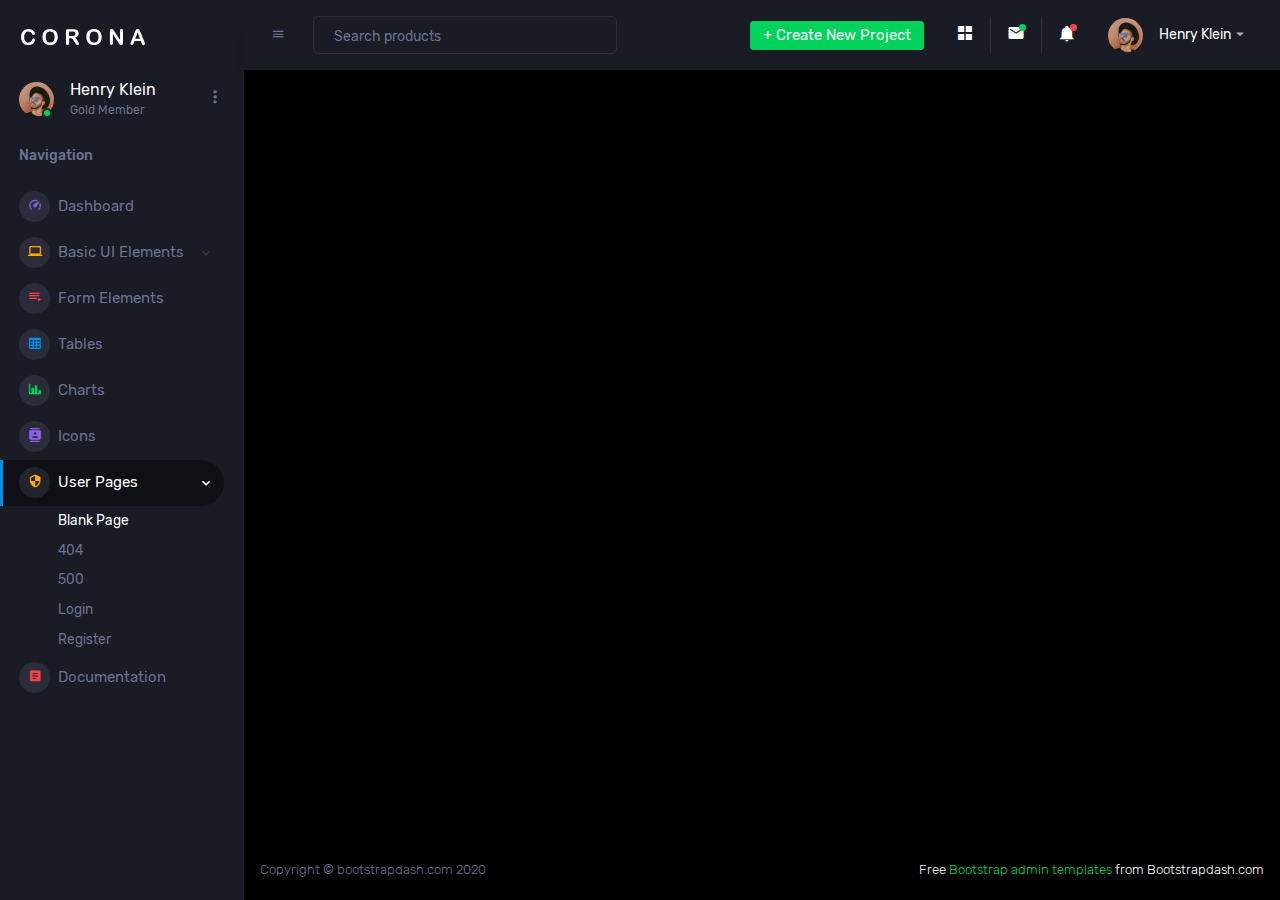
<file: pages/samples/blank-page.html>
<!DOCTYPE html>
<html lang="en">
  <head>
    <!-- Required meta tags -->
    <meta charset="utf-8">
    <meta name="viewport" content="width=device-width, initial-scale=1, shrink-to-fit=no">
    <title>Corona Admin</title>
    <!-- plugins:css -->
    <link rel="stylesheet" href="../../assets/vendors/mdi/css/materialdesignicons.min.css">
    <link rel="stylesheet" href="../../assets/vendors/css/vendor.bundle.base.css">
    <!-- endinject -->
    <!-- Plugin css for this page -->
    <!-- End Plugin css for this page -->
    <!-- inject:css -->
    <!-- endinject -->
    <!-- Layout styles -->
    <link rel="stylesheet" href="../../assets/css/style.css">
    <!-- End layout styles -->
    <link rel="shortcut icon" href="../../assets/images/favicon.png" />
  </head>
  <body>
    <div class="container-scroller">
      <!-- partial:../../partials/_sidebar.html -->
      <nav class="sidebar sidebar-offcanvas" id="sidebar">
        <div class="sidebar-brand-wrapper d-none d-lg-flex align-items-center justify-content-center fixed-top">
          <a class="sidebar-brand brand-logo" href="../../index.html"><img src="../../assets/images/logo.svg" alt="logo" /></a>
          <a class="sidebar-brand brand-logo-mini" href="../../index.html"><img src="../../assets/images/logo-mini.svg" alt="logo" /></a>
        </div>
        <ul class="nav">
          <li class="nav-item profile">
            <div class="profile-desc">
              <div class="profile-pic">
                <div class="count-indicator">
                  <img class="img-xs rounded-circle " src="../../assets/images/faces/face15.jpg" alt="">
                  <span class="count bg-success"></span>
                </div>
                <div class="profile-name">
                  <h5 class="mb-0 font-weight-normal">Henry Klein</h5>
                  <span>Gold Member</span>
                </div>
              </div>
              <a href="#" id="profile-dropdown" data-toggle="dropdown"><i class="mdi mdi-dots-vertical"></i></a>
              <div class="dropdown-menu dropdown-menu-right sidebar-dropdown preview-list" aria-labelledby="profile-dropdown">
                <a href="#" class="dropdown-item preview-item">
                  <div class="preview-thumbnail">
                    <div class="preview-icon bg-dark rounded-circle">
                      <i class="mdi mdi-settings text-primary"></i>
                    </div>
                  </div>
                  <div class="preview-item-content">
                    <p class="preview-subject ellipsis mb-1 text-small">Account settings</p>
                  </div>
                </a>
                <div class="dropdown-divider"></div>
                <a href="#" class="dropdown-item preview-item">
                  <div class="preview-thumbnail">
                    <div class="preview-icon bg-dark rounded-circle">
                      <i class="mdi mdi-onepassword  text-info"></i>
                    </div>
                  </div>
                  <div class="preview-item-content">
                    <p class="preview-subject ellipsis mb-1 text-small">Change Password</p>
                  </div>
                </a>
                <div class="dropdown-divider"></div>
                <a href="#" class="dropdown-item preview-item">
                  <div class="preview-thumbnail">
                    <div class="preview-icon bg-dark rounded-circle">
                      <i class="mdi mdi-calendar-today text-success"></i>
                    </div>
                  </div>
                  <div class="preview-item-content">
                    <p class="preview-subject ellipsis mb-1 text-small">To-do list</p>
                  </div>
                </a>
              </div>
            </div>
          </li>
          <li class="nav-item nav-category">
            <span class="nav-link">Navigation</span>
          </li>
          <li class="nav-item menu-items">
            <a class="nav-link" href="../../index.html">
              <span class="menu-icon">
                <i class="mdi mdi-speedometer"></i>
              </span>
              <span class="menu-title">Dashboard</span>
            </a>
          </li>
          <li class="nav-item menu-items">
            <a class="nav-link" data-toggle="collapse" href="#ui-basic" aria-expanded="false" aria-controls="ui-basic">
              <span class="menu-icon">
                <i class="mdi mdi-laptop"></i>
              </span>
              <span class="menu-title">Basic UI Elements</span>
              <i class="menu-arrow"></i>
            </a>
            <div class="collapse" id="ui-basic">
              <ul class="nav flex-column sub-menu">
                <li class="nav-item"> <a class="nav-link" href="../../pages/ui-features/buttons.html">Buttons</a></li>
                <li class="nav-item"> <a class="nav-link" href="../../pages/ui-features/dropdowns.html">Dropdowns</a></li>
                <li class="nav-item"> <a class="nav-link" href="../../pages/ui-features/typography.html">Typography</a></li>
              </ul>
            </div>
          </li>
          <li class="nav-item menu-items">
            <a class="nav-link" href="../../pages/forms/basic_elements.html">
              <span class="menu-icon">
                <i class="mdi mdi-playlist-play"></i>
              </span>
              <span class="menu-title">Form Elements</span>
            </a>
          </li>
          <li class="nav-item menu-items">
            <a class="nav-link" href="../../pages/tables/basic-table.html">
              <span class="menu-icon">
                <i class="mdi mdi-table-large"></i>
              </span>
              <span class="menu-title">Tables</span>
            </a>
          </li>
          <li class="nav-item menu-items">
            <a class="nav-link" href="../../pages/charts/chartjs.html">
              <span class="menu-icon">
                <i class="mdi mdi-chart-bar"></i>
              </span>
              <span class="menu-title">Charts</span>
            </a>
          </li>
          <li class="nav-item menu-items">
            <a class="nav-link" href="../../pages/icons/mdi.html">
              <span class="menu-icon">
                <i class="mdi mdi-contacts"></i>
              </span>
              <span class="menu-title">Icons</span>
            </a>
          </li>
          <li class="nav-item menu-items">
            <a class="nav-link" data-toggle="collapse" href="#auth" aria-expanded="false" aria-controls="auth">
              <span class="menu-icon">
                <i class="mdi mdi-security"></i>
              </span>
              <span class="menu-title">User Pages</span>
              <i class="menu-arrow"></i>
            </a>
            <div class="collapse" id="auth">
              <ul class="nav flex-column sub-menu">
                <li class="nav-item"> <a class="nav-link" href="../../pages/samples/blank-page.html"> Blank Page </a></li>
                <li class="nav-item"> <a class="nav-link" href="../../pages/samples/error-404.html"> 404 </a></li>
                <li class="nav-item"> <a class="nav-link" href="../../pages/samples/error-500.html"> 500 </a></li>
                <li class="nav-item"> <a class="nav-link" href="../../pages/samples/login.html"> Login </a></li>
                <li class="nav-item"> <a class="nav-link" href="../../pages/samples/register.html"> Register </a></li>
              </ul>
            </div>
          </li>
          <li class="nav-item menu-items">
            <a class="nav-link" href="http://www.bootstrapdash.com/demo/corona-free/jquery/documentation/documentation.html">
              <span class="menu-icon">
                <i class="mdi mdi-file-document-box"></i>
              </span>
              <span class="menu-title">Documentation</span>
            </a>
          </li>
        </ul>
      </nav>
      <!-- partial -->
      <div class="container-fluid page-body-wrapper">
        <!-- partial:../../partials/_navbar.html -->
        <nav class="navbar p-0 fixed-top d-flex flex-row">
          <div class="navbar-brand-wrapper d-flex d-lg-none align-items-center justify-content-center">
            <a class="navbar-brand brand-logo-mini" href="../../index.html"><img src="../../assets/images/logo-mini.svg" alt="logo" /></a>
          </div>
          <div class="navbar-menu-wrapper flex-grow d-flex align-items-stretch">
            <button class="navbar-toggler navbar-toggler align-self-center" type="button" data-toggle="minimize">
              <span class="mdi mdi-menu"></span>
            </button>
            <ul class="navbar-nav w-100">
              <li class="nav-item w-100">
                <form class="nav-link mt-2 mt-md-0 d-none d-lg-flex search">
                  <input type="text" class="form-control" placeholder="Search products">
                </form>
              </li>
            </ul>
            <ul class="navbar-nav navbar-nav-right">
              <li class="nav-item dropdown d-none d-lg-block">
                <a class="nav-link btn btn-success create-new-button" id="createbuttonDropdown" data-toggle="dropdown" aria-expanded="false" href="#">+ Create New Project</a>
                <div class="dropdown-menu dropdown-menu-right navbar-dropdown preview-list" aria-labelledby="createbuttonDropdown">
                  <h6 class="p-3 mb-0">Projects</h6>
                  <div class="dropdown-divider"></div>
                  <a class="dropdown-item preview-item">
                    <div class="preview-thumbnail">
                      <div class="preview-icon bg-dark rounded-circle">
                        <i class="mdi mdi-file-outline text-primary"></i>
                      </div>
                    </div>
                    <div class="preview-item-content">
                      <p class="preview-subject ellipsis mb-1">Software Development</p>
                    </div>
                  </a>
                  <div class="dropdown-divider"></div>
                  <a class="dropdown-item preview-item">
                    <div class="preview-thumbnail">
                      <div class="preview-icon bg-dark rounded-circle">
                        <i class="mdi mdi-web text-info"></i>
                      </div>
                    </div>
                    <div class="preview-item-content">
                      <p class="preview-subject ellipsis mb-1">UI Development</p>
                    </div>
                  </a>
                  <div class="dropdown-divider"></div>
                  <a class="dropdown-item preview-item">
                    <div class="preview-thumbnail">
                      <div class="preview-icon bg-dark rounded-circle">
                        <i class="mdi mdi-layers text-danger"></i>
                      </div>
                    </div>
                    <div class="preview-item-content">
                      <p class="preview-subject ellipsis mb-1">Software Testing</p>
                    </div>
                  </a>
                  <div class="dropdown-divider"></div>
                  <p class="p-3 mb-0 text-center">See all projects</p>
                </div>
              </li>
              <li class="nav-item nav-settings d-none d-lg-block">
                <a class="nav-link" href="#">
                  <i class="mdi mdi-view-grid"></i>
                </a>
              </li>
              <li class="nav-item dropdown border-left">
                <a class="nav-link count-indicator dropdown-toggle" id="messageDropdown" href="#" data-toggle="dropdown" aria-expanded="false">
                  <i class="mdi mdi-email"></i>
                  <span class="count bg-success"></span>
                </a>
                <div class="dropdown-menu dropdown-menu-right navbar-dropdown preview-list" aria-labelledby="messageDropdown">
                  <h6 class="p-3 mb-0">Messages</h6>
                  <div class="dropdown-divider"></div>
                  <a class="dropdown-item preview-item">
                    <div class="preview-thumbnail">
                      <img src="../../assets/images/faces/face4.jpg" alt="image" class="rounded-circle profile-pic">
                    </div>
                    <div class="preview-item-content">
                      <p class="preview-subject ellipsis mb-1">Mark send you a message</p>
                      <p class="text-muted mb-0"> 1 Minutes ago </p>
                    </div>
                  </a>
                  <div class="dropdown-divider"></div>
                  <a class="dropdown-item preview-item">
                    <div class="preview-thumbnail">
                      <img src="../../assets/images/faces/face2.jpg" alt="image" class="rounded-circle profile-pic">
                    </div>
                    <div class="preview-item-content">
                      <p class="preview-subject ellipsis mb-1">Cregh send you a message</p>
                      <p class="text-muted mb-0"> 15 Minutes ago </p>
                    </div>
                  </a>
                  <div class="dropdown-divider"></div>
                  <a class="dropdown-item preview-item">
                    <div class="preview-thumbnail">
                      <img src="../../assets/images/faces/face3.jpg" alt="image" class="rounded-circle profile-pic">
                    </div>
                    <div class="preview-item-content">
                      <p class="preview-subject ellipsis mb-1">Profile picture updated</p>
                      <p class="text-muted mb-0"> 18 Minutes ago </p>
                    </div>
                  </a>
                  <div class="dropdown-divider"></div>
                  <p class="p-3 mb-0 text-center">4 new messages</p>
                </div>
              </li>
              <li class="nav-item dropdown border-left">
                <a class="nav-link count-indicator dropdown-toggle" id="notificationDropdown" href="#" data-toggle="dropdown">
                  <i class="mdi mdi-bell"></i>
                  <span class="count bg-danger"></span>
                </a>
                <div class="dropdown-menu dropdown-menu-right navbar-dropdown preview-list" aria-labelledby="notificationDropdown">
                  <h6 class="p-3 mb-0">Notifications</h6>
                  <div class="dropdown-divider"></div>
                  <a class="dropdown-item preview-item">
                    <div class="preview-thumbnail">
                      <div class="preview-icon bg-dark rounded-circle">
                        <i class="mdi mdi-calendar text-success"></i>
                      </div>
                    </div>
                    <div class="preview-item-content">
                      <p class="preview-subject mb-1">Event today</p>
                      <p class="text-muted ellipsis mb-0"> Just a reminder that you have an event today </p>
                    </div>
                  </a>
                  <div class="dropdown-divider"></div>
                  <a class="dropdown-item preview-item">
                    <div class="preview-thumbnail">
                      <div class="preview-icon bg-dark rounded-circle">
                        <i class="mdi mdi-settings text-danger"></i>
                      </div>
                    </div>
                    <div class="preview-item-content">
                      <p class="preview-subject mb-1">Settings</p>
                      <p class="text-muted ellipsis mb-0"> Update dashboard </p>
                    </div>
                  </a>
                  <div class="dropdown-divider"></div>
                  <a class="dropdown-item preview-item">
                    <div class="preview-thumbnail">
                      <div class="preview-icon bg-dark rounded-circle">
                        <i class="mdi mdi-link-variant text-warning"></i>
                      </div>
                    </div>
                    <div class="preview-item-content">
                      <p class="preview-subject mb-1">Launch Admin</p>
                      <p class="text-muted ellipsis mb-0"> New admin wow! </p>
                    </div>
                  </a>
                  <div class="dropdown-divider"></div>
                  <p class="p-3 mb-0 text-center">See all notifications</p>
                </div>
              </li>
              <li class="nav-item dropdown">
                <a class="nav-link" id="profileDropdown" href="#" data-toggle="dropdown">
                  <div class="navbar-profile">
                    <img class="img-xs rounded-circle" src="../../assets/images/faces/face15.jpg" alt="">
                    <p class="mb-0 d-none d-sm-block navbar-profile-name">Henry Klein</p>
                    <i class="mdi mdi-menu-down d-none d-sm-block"></i>
                  </div>
                </a>
                <div class="dropdown-menu dropdown-menu-right navbar-dropdown preview-list" aria-labelledby="profileDropdown">
                  <h6 class="p-3 mb-0">Profile</h6>
                  <div class="dropdown-divider"></div>
                  <a class="dropdown-item preview-item">
                    <div class="preview-thumbnail">
                      <div class="preview-icon bg-dark rounded-circle">
                        <i class="mdi mdi-settings text-success"></i>
                      </div>
                    </div>
                    <div class="preview-item-content">
                      <p class="preview-subject mb-1">Settings</p>
                    </div>
                  </a>
                  <div class="dropdown-divider"></div>
                  <a class="dropdown-item preview-item">
                    <div class="preview-thumbnail">
                      <div class="preview-icon bg-dark rounded-circle">
                        <i class="mdi mdi-logout text-danger"></i>
                      </div>
                    </div>
                    <div class="preview-item-content">
                      <p class="preview-subject mb-1">Log out</p>
                    </div>
                  </a>
                  <div class="dropdown-divider"></div>
                  <p class="p-3 mb-0 text-center">Advanced settings</p>
                </div>
              </li>
            </ul>
            <button class="navbar-toggler navbar-toggler-right d-lg-none align-self-center" type="button" data-toggle="offcanvas">
              <span class="mdi mdi-format-line-spacing"></span>
            </button>
          </div>
        </nav>
        <!-- partial -->
        <div class="main-panel">
          <div class="content-wrapper">
          </div>
          <!-- content-wrapper ends -->
          <!-- partial:../../partials/_footer.html -->
          <footer class="footer">
            <div class="d-sm-flex justify-content-center justify-content-sm-between">
              <span class="text-muted d-block text-center text-sm-left d-sm-inline-block">Copyright © bootstrapdash.com 2020</span>
              <span class="float-none float-sm-right d-block mt-1 mt-sm-0 text-center"> Free <a href="https://www.bootstrapdash.com/bootstrap-admin-template/" target="_blank">Bootstrap admin templates</a> from Bootstrapdash.com</span>
            </div>
          </footer>
          <!-- partial -->
        </div>
        <!-- main-panel ends -->
      </div>
      <!-- page-body-wrapper ends -->
    </div>
    <!-- container-scroller -->
    <!-- plugins:js -->
    <script src="../../assets/vendors/js/vendor.bundle.base.js"></script>
    <!-- endinject -->
    <!-- Plugin js for this page -->
    <!-- End plugin js for this page -->
    <!-- inject:js -->
    <script src="../../assets/js/off-canvas.js"></script>
    <script src="../../assets/js/hoverable-collapse.js"></script>
    <script src="../../assets/js/misc.js"></script>
    <script src="../../assets/js/settings.js"></script>
    <script src="../../assets/js/todolist.js"></script>
    <!-- endinject -->
    <!-- Custom js for this page -->
    <!-- End custom js for this page -->
  </body>
</html>
</file>
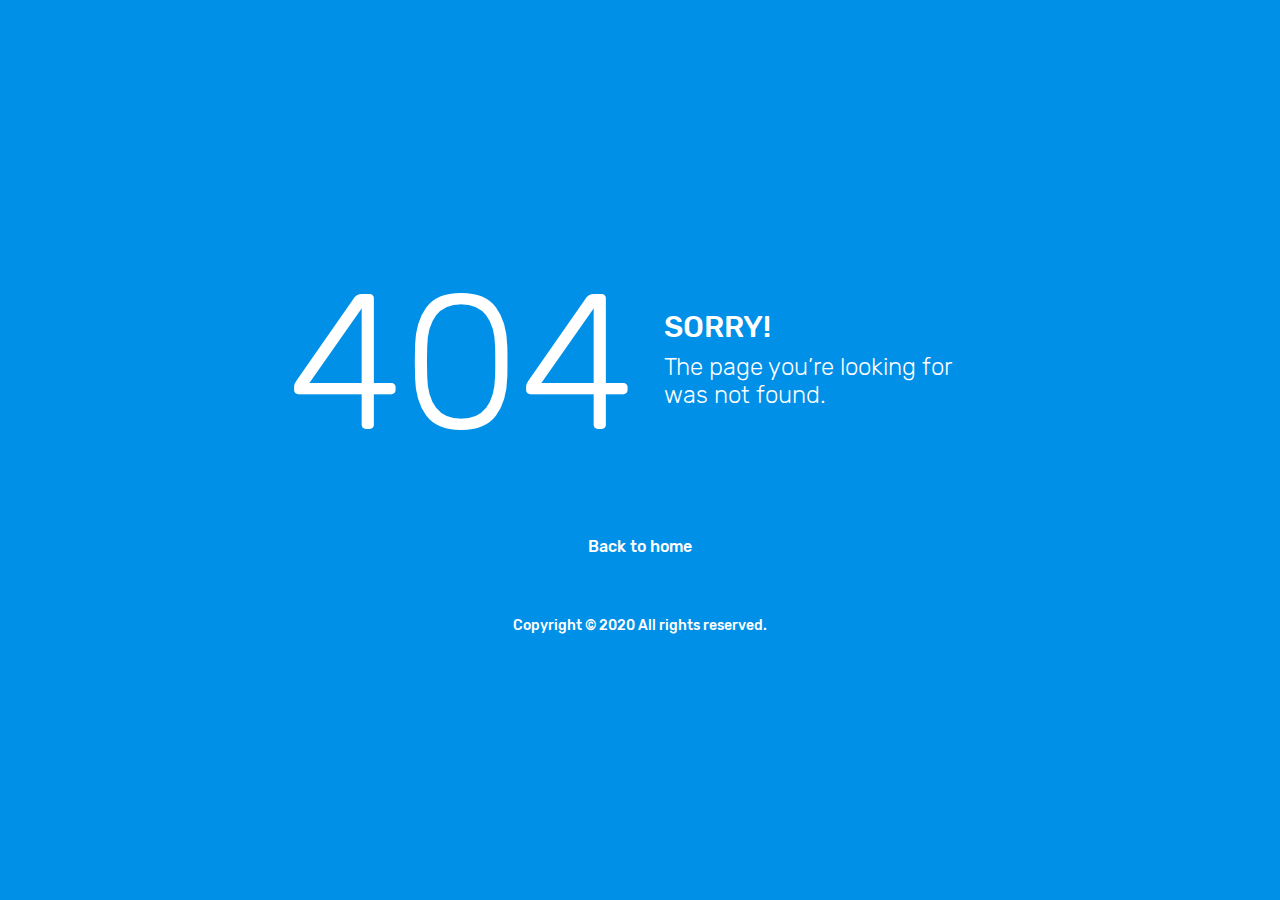
<file: pages/samples/error-404.html>
<!DOCTYPE html>
<html lang="en">
  <head>
    <!-- Required meta tags -->
    <meta charset="utf-8">
    <meta name="viewport" content="width=device-width, initial-scale=1, shrink-to-fit=no">
    <title>Corona Admin</title>
    <!-- plugins:css -->
    <link rel="stylesheet" href="../../assets/vendors/mdi/css/materialdesignicons.min.css">
    <link rel="stylesheet" href="../../assets/vendors/css/vendor.bundle.base.css">
    <!-- endinject -->
    <!-- Plugin css for this page -->
    <!-- End Plugin css for this page -->
    <!-- inject:css -->
    <!-- endinject -->
    <!-- Layout styles -->
    <link rel="stylesheet" href="../../assets/css/style.css">
    <!-- End layout styles -->
    <link rel="shortcut icon" href="../../assets/images/favicon.png" />
  </head>
  <body>
    <div class="container-scroller">
      <div class="container-fluid page-body-wrapper full-page-wrapper">
        <div class="content-wrapper d-flex align-items-center text-center error-page bg-primary">
          <div class="row flex-grow">
            <div class="col-lg-7 mx-auto text-white">
              <div class="row align-items-center d-flex flex-row">
                <div class="col-lg-6 text-lg-right pr-lg-4">
                  <h1 class="display-1 mb-0">404</h1>
                </div>
                <div class="col-lg-6 error-page-divider text-lg-left pl-lg-4">
                  <h2>SORRY!</h2>
                  <h3 class="font-weight-light">The page you’re looking for was not found.</h3>
                </div>
              </div>
              <div class="row mt-5">
                <div class="col-12 text-center mt-xl-2">
                  <a class="text-white font-weight-medium" href="../../index.html">Back to home</a>
                </div>
              </div>
              <div class="row mt-5">
                <div class="col-12 mt-xl-2">
                  <p class="text-white font-weight-medium text-center">Copyright &copy; 2020 All rights reserved.</p>
                </div>
              </div>
            </div>
          </div>
        </div>
        <!-- content-wrapper ends -->
      </div>
      <!-- page-body-wrapper ends -->
    </div>
    <!-- container-scroller -->
    <!-- plugins:js -->
    <script src="../../assets/vendors/js/vendor.bundle.base.js"></script>
    <!-- endinject -->
    <!-- Plugin js for this page -->
    <!-- End plugin js for this page -->
    <!-- inject:js -->
    <script src="../../assets/js/off-canvas.js"></script>
    <script src="../../assets/js/hoverable-collapse.js"></script>
    <script src="../../assets/js/misc.js"></script>
    <script src="../../assets/js/settings.js"></script>
    <script src="../../assets/js/todolist.js"></script>
    <!-- endinject -->
  </body>
</html>
</file>
<file: assets/vendors/css/vendor.bundle.base.css>
/*
 * Container style
 */
.ps {
  overflow: hidden !important;
  overflow-anchor: none;
  -ms-overflow-style: none;
  touch-action: auto;
  -ms-touch-action: auto;
}

/*
 * Scrollbar rail styles
 */
.ps__rail-x {
  display: none;
  opacity: 0;
  transition: background-color .2s linear, opacity .2s linear;
  -webkit-transition: background-color .2s linear, opacity .2s linear;
  height: 15px;
  /* there must be 'bottom' or 'top' for ps__rail-x */
  bottom: 0px;
  /* please don't change 'position' */
  position: absolute;
}

.ps__rail-y {
  display: none;
  opacity: 0;
  transition: background-color .2s linear, opacity .2s linear;
  -webkit-transition: background-color .2s linear, opacity .2s linear;
  width: 15px;
  /* there must be 'right' or 'left' for ps__rail-y */
  right: 0;
  /* please don't change 'position' */
  position: absolute;
}

.ps--active-x > .ps__rail-x,
.ps--active-y > .ps__rail-y {
  display: block;
  background-color: transparent;
}

.ps:hover > .ps__rail-x,
.ps:hover > .ps__rail-y,
.ps--focus > .ps__rail-x,
.ps--focus > .ps__rail-y,
.ps--scrolling-x > .ps__rail-x,
.ps--scrolling-y > .ps__rail-y {
  opacity: 0.6;
}

.ps .ps__rail-x:hover,
.ps .ps__rail-y:hover,
.ps .ps__rail-x:focus,
.ps .ps__rail-y:focus,
.ps .ps__rail-x.ps--clicking,
.ps .ps__rail-y.ps--clicking {
  background-color: #eee;
  opacity: 0.9;
}

/*
 * Scrollbar thumb styles
 */
.ps__thumb-x {
  background-color: #aaa;
  border-radius: 6px;
  transition: background-color .2s linear, height .2s ease-in-out;
  -webkit-transition: background-color .2s linear, height .2s ease-in-out;
  height: 6px;
  /* there must be 'bottom' for ps__thumb-x */
  bottom: 2px;
  /* please don't change 'position' */
  position: absolute;
}

.ps__thumb-y {
  background-color: #aaa;
  border-radius: 6px;
  transition: background-color .2s linear, width .2s ease-in-out;
  -webkit-transition: background-color .2s linear, width .2s ease-in-out;
  width: 6px;
  /* there must be 'right' for ps__thumb-y */
  right: 2px;
  /* please don't change 'position' */
  position: absolute;
}

.ps__rail-x:hover > .ps__thumb-x,
.ps__rail-x:focus > .ps__thumb-x,
.ps__rail-x.ps--clicking .ps__thumb-x {
  background-color: #999;
  height: 11px;
}

.ps__rail-y:hover > .ps__thumb-y,
.ps__rail-y:focus > .ps__thumb-y,
.ps__rail-y.ps--clicking .ps__thumb-y {
  background-color: #999;
  width: 11px;
}

/* MS supports */
@supports (-ms-overflow-style: none) {
  .ps {
    overflow: auto !important;
  }
}

@media screen and (-ms-high-contrast: active), (-ms-high-contrast: none) {
  .ps {
    overflow: auto !important;
  }
}
</file>
<file: assets/vendors/flag-icon-css/css/flag-icon.min.css>
.flag-icon-background{background-size:contain;background-position:50%;background-repeat:no-repeat}.flag-icon{background-size:contain;background-position:50%;background-repeat:no-repeat;position:relative;display:inline-block;width:1.33333333em;line-height:1em}.flag-icon:before{content:'\00a0'}.flag-icon.flag-icon-squared{width:1em}.flag-icon-ad{background-image:url(../flags/4x3/ad.svg)}.flag-icon-ad.flag-icon-squared{background-image:url(../flags/1x1/ad.svg)}.flag-icon-ae{background-image:url(../flags/4x3/ae.svg)}.flag-icon-ae.flag-icon-squared{background-image:url(../flags/1x1/ae.svg)}.flag-icon-af{background-image:url(../flags/4x3/af.svg)}.flag-icon-af.flag-icon-squared{background-image:url(../flags/1x1/af.svg)}.flag-icon-ag{background-image:url(../flags/4x3/ag.svg)}.flag-icon-ag.flag-icon-squared{background-image:url(../flags/1x1/ag.svg)}.flag-icon-ai{background-image:url(../flags/4x3/ai.svg)}.flag-icon-ai.flag-icon-squared{background-image:url(../flags/1x1/ai.svg)}.flag-icon-al{background-image:url(../flags/4x3/al.svg)}.flag-icon-al.flag-icon-squared{background-image:url(../flags/1x1/al.svg)}.flag-icon-am{background-image:url(../flags/4x3/am.svg)}.flag-icon-am.flag-icon-squared{background-image:url(../flags/1x1/am.svg)}.flag-icon-ao{background-image:url(../flags/4x3/ao.svg)}.flag-icon-ao.flag-icon-squared{background-image:url(../flags/1x1/ao.svg)}.flag-icon-aq{background-image:url(../flags/4x3/aq.svg)}.flag-icon-aq.flag-icon-squared{background-image:url(../flags/1x1/aq.svg)}.flag-icon-ar{background-image:url(../flags/4x3/ar.svg)}.flag-icon-ar.flag-icon-squared{background-image:url(../flags/1x1/ar.svg)}.flag-icon-as{background-image:url(../flags/4x3/as.svg)}.flag-icon-as.flag-icon-squared{background-image:url(../flags/1x1/as.svg)}.flag-icon-at{background-image:url(../flags/4x3/at.svg)}.flag-icon-at.flag-icon-squared{background-image:url(../flags/1x1/at.svg)}.flag-icon-au{background-image:url(../flags/4x3/au.svg)}.flag-icon-au.flag-icon-squared{background-image:url(../flags/1x1/au.svg)}.flag-icon-aw{background-image:url(../flags/4x3/aw.svg)}.flag-icon-aw.flag-icon-squared{background-image:url(../flags/1x1/aw.svg)}.flag-icon-ax{background-image:url(../flags/4x3/ax.svg)}.flag-icon-ax.flag-icon-squared{background-image:url(../flags/1x1/ax.svg)}.flag-icon-az{background-image:url(../flags/4x3/az.svg)}.flag-icon-az.flag-icon-squared{background-image:url(../flags/1x1/az.svg)}.flag-icon-ba{background-image:url(../flags/4x3/ba.svg)}.flag-icon-ba.flag-icon-squared{background-image:url(../flags/1x1/ba.svg)}.flag-icon-bb{background-image:url(../flags/4x3/bb.svg)}.flag-icon-bb.flag-icon-squared{background-image:url(../flags/1x1/bb.svg)}.flag-icon-bd{background-image:url(../flags/4x3/bd.svg)}.flag-icon-bd.flag-icon-squared{background-image:url(../flags/1x1/bd.svg)}.flag-icon-be{background-image:url(../flags/4x3/be.svg)}.flag-icon-be.flag-icon-squared{background-image:url(../flags/1x1/be.svg)}.flag-icon-bf{background-image:url(../flags/4x3/bf.svg)}.flag-icon-bf.flag-icon-squared{background-image:url(../flags/1x1/bf.svg)}.flag-icon-bg{background-image:url(../flags/4x3/bg.svg)}.flag-icon-bg.flag-icon-squared{background-image:url(../flags/1x1/bg.svg)}.flag-icon-bh{background-image:url(../flags/4x3/bh.svg)}.flag-icon-bh.flag-icon-squared{background-image:url(../flags/1x1/bh.svg)}.flag-icon-bi{background-image:url(../flags/4x3/bi.svg)}.flag-icon-bi.flag-icon-squared{background-image:url(../flags/1x1/bi.svg)}.flag-icon-bj{background-image:url(../flags/4x3/bj.svg)}.flag-icon-bj.flag-icon-squared{background-image:url(../flags/1x1/bj.svg)}.flag-icon-bl{background-image:url(../flags/4x3/bl.svg)}.flag-icon-bl.flag-icon-squared{background-image:url(../flags/1x1/bl.svg)}.flag-icon-bm{background-image:url(../flags/4x3/bm.svg)}.flag-icon-bm.flag-icon-squared{background-image:url(../flags/1x1/bm.svg)}.flag-icon-bn{background-image:url(../flags/4x3/bn.svg)}.flag-icon-bn.flag-icon-squared{background-image:url(../flags/1x1/bn.svg)}.flag-icon-bo{background-image:url(../flags/4x3/bo.svg)}.flag-icon-bo.flag-icon-squared{background-image:url(../flags/1x1/bo.svg)}.flag-icon-bq{background-image:url(../flags/4x3/bq.svg)}.flag-icon-bq.flag-icon-squared{background-image:url(../flags/1x1/bq.svg)}.flag-icon-br{background-image:url(../flags/4x3/br.svg)}.flag-icon-br.flag-icon-squared{background-image:url(../flags/1x1/br.svg)}.flag-icon-bs{background-image:url(../flags/4x3/bs.svg)}.flag-icon-bs.flag-icon-squared{background-image:url(../flags/1x1/bs.svg)}.flag-icon-bt{background-image:url(../flags/4x3/bt.svg)}.flag-icon-bt.flag-icon-squared{background-image:url(../flags/1x1/bt.svg)}.flag-icon-bv{background-image:url(../flags/4x3/bv.svg)}.flag-icon-bv.flag-icon-squared{background-image:url(../flags/1x1/bv.svg)}.flag-icon-bw{background-image:url(../flags/4x3/bw.svg)}.flag-icon-bw.flag-icon-squared{background-image:url(../flags/1x1/bw.svg)}.flag-icon-by{background-image:url(../flags/4x3/by.svg)}.flag-icon-by.flag-icon-squared{background-image:url(../flags/1x1/by.svg)}.flag-icon-bz{background-image:url(../flags/4x3/bz.svg)}.flag-icon-bz.flag-icon-squared{background-image:url(../flags/1x1/bz.svg)}.flag-icon-ca{background-image:url(../flags/4x3/ca.svg)}.flag-icon-ca.flag-icon-squared{background-image:url(../flags/1x1/ca.svg)}.flag-icon-cc{background-image:url(../flags/4x3/cc.svg)}.flag-icon-cc.flag-icon-squared{background-image:url(../flags/1x1/cc.svg)}.flag-icon-cd{background-image:url(../flags/4x3/cd.svg)}.flag-icon-cd.flag-icon-squared{background-image:url(../flags/1x1/cd.svg)}.flag-icon-cf{background-image:url(../flags/4x3/cf.svg)}.flag-icon-cf.flag-icon-squared{background-image:url(../flags/1x1/cf.svg)}.flag-icon-cg{background-image:url(../flags/4x3/cg.svg)}.flag-icon-cg.flag-icon-squared{background-image:url(../flags/1x1/cg.svg)}.flag-icon-ch{background-image:url(../flags/4x3/ch.svg)}.flag-icon-ch.flag-icon-squared{background-image:url(../flags/1x1/ch.svg)}.flag-icon-ci{background-image:url(../flags/4x3/ci.svg)}.flag-icon-ci.flag-icon-squared{background-image:url(../flags/1x1/ci.svg)}.flag-icon-ck{background-image:url(../flags/4x3/ck.svg)}.flag-icon-ck.flag-icon-squared{background-image:url(../flags/1x1/ck.svg)}.flag-icon-cl{background-image:url(../flags/4x3/cl.svg)}.flag-icon-cl.flag-icon-squared{background-image:url(../flags/1x1/cl.svg)}.flag-icon-cm{background-image:url(../flags/4x3/cm.svg)}.flag-icon-cm.flag-icon-squared{background-image:url(../flags/1x1/cm.svg)}.flag-icon-cn{background-image:url(../flags/4x3/cn.svg)}.flag-icon-cn.flag-icon-squared{background-image:url(../flags/1x1/cn.svg)}.flag-icon-co{background-image:url(../flags/4x3/co.svg)}.flag-icon-co.flag-icon-squared{background-image:url(../flags/1x1/co.svg)}.flag-icon-cr{background-image:url(../flags/4x3/cr.svg)}.flag-icon-cr.flag-icon-squared{background-image:url(../flags/1x1/cr.svg)}.flag-icon-cu{background-image:url(../flags/4x3/cu.svg)}.flag-icon-cu.flag-icon-squared{background-image:url(../flags/1x1/cu.svg)}.flag-icon-cv{background-image:url(../flags/4x3/cv.svg)}.flag-icon-cv.flag-icon-squared{background-image:url(../flags/1x1/cv.svg)}.flag-icon-cw{background-image:url(../flags/4x3/cw.svg)}.flag-icon-cw.flag-icon-squared{background-image:url(../flags/1x1/cw.svg)}.flag-icon-cx{background-image:url(../flags/4x3/cx.svg)}.flag-icon-cx.flag-icon-squared{background-image:url(../flags/1x1/cx.svg)}.flag-icon-cy{background-image:url(../flags/4x3/cy.svg)}.flag-icon-cy.flag-icon-squared{background-image:url(../flags/1x1/cy.svg)}.flag-icon-cz{background-image:url(../flags/4x3/cz.svg)}.flag-icon-cz.flag-icon-squared{background-image:url(../flags/1x1/cz.svg)}.flag-icon-de{background-image:url(../flags/4x3/de.svg)}.flag-icon-de.flag-icon-squared{background-image:url(../flags/1x1/de.svg)}.flag-icon-dj{background-image:url(../flags/4x3/dj.svg)}.flag-icon-dj.flag-icon-squared{background-image:url(../flags/1x1/dj.svg)}.flag-icon-dk{background-image:url(../flags/4x3/dk.svg)}.flag-icon-dk.flag-icon-squared{background-image:url(../flags/1x1/dk.svg)}.flag-icon-dm{background-image:url(../flags/4x3/dm.svg)}.flag-icon-dm.flag-icon-squared{background-image:url(../flags/1x1/dm.svg)}.flag-icon-do{background-image:url(../flags/4x3/do.svg)}.flag-icon-do.flag-icon-squared{background-image:url(../flags/1x1/do.svg)}.flag-icon-dz{background-image:url(../flags/4x3/dz.svg)}.flag-icon-dz.flag-icon-squared{background-image:url(../flags/1x1/dz.svg)}.flag-icon-ec{background-image:url(../flags/4x3/ec.svg)}.flag-icon-ec.flag-icon-squared{background-image:url(../flags/1x1/ec.svg)}.flag-icon-ee{background-image:url(../flags/4x3/ee.svg)}.flag-icon-ee.flag-icon-squared{background-image:url(../flags/1x1/ee.svg)}.flag-icon-eg{background-image:url(../flags/4x3/eg.svg)}.flag-icon-eg.flag-icon-squared{background-image:url(../flags/1x1/eg.svg)}.flag-icon-eh{background-image:url(../flags/4x3/eh.svg)}.flag-icon-eh.flag-icon-squared{background-image:url(../flags/1x1/eh.svg)}.flag-icon-er{background-image:url(../flags/4x3/er.svg)}.flag-icon-er.flag-icon-squared{background-image:url(../flags/1x1/er.svg)}.flag-icon-es{background-image:url(../flags/4x3/es.svg)}.flag-icon-es.flag-icon-squared{background-image:url(../flags/1x1/es.svg)}.flag-icon-et{background-image:url(../flags/4x3/et.svg)}.flag-icon-et.flag-icon-squared{background-image:url(../flags/1x1/et.svg)}.flag-icon-fi{background-image:url(../flags/4x3/fi.svg)}.flag-icon-fi.flag-icon-squared{background-image:url(../flags/1x1/fi.svg)}.flag-icon-fj{background-image:url(../flags/4x3/fj.svg)}.flag-icon-fj.flag-icon-squared{background-image:url(../flags/1x1/fj.svg)}.flag-icon-fk{background-image:url(../flags/4x3/fk.svg)}.flag-icon-fk.flag-icon-squared{background-image:url(../flags/1x1/fk.svg)}.flag-icon-fm{background-image:url(../flags/4x3/fm.svg)}.flag-icon-fm.flag-icon-squared{background-image:url(../flags/1x1/fm.svg)}.flag-icon-fo{background-image:url(../flags/4x3/fo.svg)}.flag-icon-fo.flag-icon-squared{background-image:url(../flags/1x1/fo.svg)}.flag-icon-fr{background-image:url(../flags/4x3/fr.svg)}.flag-icon-fr.flag-icon-squared{background-image:url(../flags/1x1/fr.svg)}.flag-icon-ga{background-image:url(../flags/4x3/ga.svg)}.flag-icon-ga.flag-icon-squared{background-image:url(../flags/1x1/ga.svg)}.flag-icon-gb{background-image:url(../flags/4x3/gb.svg)}.flag-icon-gb.flag-icon-squared{background-image:url(../flags/1x1/gb.svg)}.flag-icon-gd{background-image:url(../flags/4x3/gd.svg)}.flag-icon-gd.flag-icon-squared{background-image:url(../flags/1x1/gd.svg)}.flag-icon-ge{background-image:url(../flags/4x3/ge.svg)}.flag-icon-ge.flag-icon-squared{background-image:url(../flags/1x1/ge.svg)}.flag-icon-gf{background-image:url(../flags/4x3/gf.svg)}.flag-icon-gf.flag-icon-squared{background-image:url(../flags/1x1/gf.svg)}.flag-icon-gg{background-image:url(../flags/4x3/gg.svg)}.flag-icon-gg.flag-icon-squared{background-image:url(../flags/1x1/gg.svg)}.flag-icon-gh{background-image:url(../flags/4x3/gh.svg)}.flag-icon-gh.flag-icon-squared{background-image:url(../flags/1x1/gh.svg)}.flag-icon-gi{background-image:url(../flags/4x3/gi.svg)}.flag-icon-gi.flag-icon-squared{background-image:url(../flags/1x1/gi.svg)}.flag-icon-gl{background-image:url(../flags/4x3/gl.svg)}.flag-icon-gl.flag-icon-squared{background-image:url(../flags/1x1/gl.svg)}.flag-icon-gm{background-image:url(../flags/4x3/gm.svg)}.flag-icon-gm.flag-icon-squared{background-image:url(../flags/1x1/gm.svg)}.flag-icon-gn{background-image:url(../flags/4x3/gn.svg)}.flag-icon-gn.flag-icon-squared{background-image:url(../flags/1x1/gn.svg)}.flag-icon-gp{background-image:url(../flags/4x3/gp.svg)}.flag-icon-gp.flag-icon-squared{background-image:url(../flags/1x1/gp.svg)}.flag-icon-gq{background-image:url(../flags/4x3/gq.svg)}.flag-icon-gq.flag-icon-squared{background-image:url(../flags/1x1/gq.svg)}.flag-icon-gr{background-image:url(../flags/4x3/gr.svg)}.flag-icon-gr.flag-icon-squared{background-image:url(../flags/1x1/gr.svg)}.flag-icon-gs{background-image:url(../flags/4x3/gs.svg)}.flag-icon-gs.flag-icon-squared{background-image:url(../flags/1x1/gs.svg)}.flag-icon-gt{background-image:url(../flags/4x3/gt.svg)}.flag-icon-gt.flag-icon-squared{background-image:url(../flags/1x1/gt.svg)}.flag-icon-gu{background-image:url(../flags/4x3/gu.svg)}.flag-icon-gu.flag-icon-squared{background-image:url(../flags/1x1/gu.svg)}.flag-icon-gw{background-image:url(../flags/4x3/gw.svg)}.flag-icon-gw.flag-icon-squared{background-image:url(../flags/1x1/gw.svg)}.flag-icon-gy{background-image:url(../flags/4x3/gy.svg)}.flag-icon-gy.flag-icon-squared{background-image:url(../flags/1x1/gy.svg)}.flag-icon-hk{background-image:url(../flags/4x3/hk.svg)}.flag-icon-hk.flag-icon-squared{background-image:url(../flags/1x1/hk.svg)}.flag-icon-hm{background-image:url(../flags/4x3/hm.svg)}.flag-icon-hm.flag-icon-squared{background-image:url(../flags/1x1/hm.svg)}.flag-icon-hn{background-image:url(../flags/4x3/hn.svg)}.flag-icon-hn.flag-icon-squared{background-image:url(../flags/1x1/hn.svg)}.flag-icon-hr{background-image:url(../flags/4x3/hr.svg)}.flag-icon-hr.flag-icon-squared{background-image:url(../flags/1x1/hr.svg)}.flag-icon-ht{background-image:url(../flags/4x3/ht.svg)}.flag-icon-ht.flag-icon-squared{background-image:url(../flags/1x1/ht.svg)}.flag-icon-hu{background-image:url(../flags/4x3/hu.svg)}.flag-icon-hu.flag-icon-squared{background-image:url(../flags/1x1/hu.svg)}.flag-icon-id{background-image:url(../flags/4x3/id.svg)}.flag-icon-id.flag-icon-squared{background-image:url(../flags/1x1/id.svg)}.flag-icon-ie{background-image:url(../flags/4x3/ie.svg)}.flag-icon-ie.flag-icon-squared{background-image:url(../flags/1x1/ie.svg)}.flag-icon-il{background-image:url(../flags/4x3/il.svg)}.flag-icon-il.flag-icon-squared{background-image:url(../flags/1x1/il.svg)}.flag-icon-im{background-image:url(../flags/4x3/im.svg)}.flag-icon-im.flag-icon-squared{background-image:url(../flags/1x1/im.svg)}.flag-icon-in{background-image:url(../flags/4x3/in.svg)}.flag-icon-in.flag-icon-squared{background-image:url(../flags/1x1/in.svg)}.flag-icon-io{background-image:url(../flags/4x3/io.svg)}.flag-icon-io.flag-icon-squared{background-image:url(../flags/1x1/io.svg)}.flag-icon-iq{background-image:url(../flags/4x3/iq.svg)}.flag-icon-iq.flag-icon-squared{background-image:url(../flags/1x1/iq.svg)}.flag-icon-ir{background-image:url(../flags/4x3/ir.svg)}.flag-icon-ir.flag-icon-squared{background-image:url(../flags/1x1/ir.svg)}.flag-icon-is{background-image:url(../flags/4x3/is.svg)}.flag-icon-is.flag-icon-squared{background-image:url(../flags/1x1/is.svg)}.flag-icon-it{background-image:url(../flags/4x3/it.svg)}.flag-icon-it.flag-icon-squared{background-image:url(../flags/1x1/it.svg)}.flag-icon-je{background-image:url(../flags/4x3/je.svg)}.flag-icon-je.flag-icon-squared{background-image:url(../flags/1x1/je.svg)}.flag-icon-jm{background-image:url(../flags/4x3/jm.svg)}.flag-icon-jm.flag-icon-squared{background-image:url(../flags/1x1/jm.svg)}.flag-icon-jo{background-image:url(../flags/4x3/jo.svg)}.flag-icon-jo.flag-icon-squared{background-image:url(../flags/1x1/jo.svg)}.flag-icon-jp{background-image:url(../flags/4x3/jp.svg)}.flag-icon-jp.flag-icon-squared{background-image:url(../flags/1x1/jp.svg)}.flag-icon-ke{background-image:url(../flags/4x3/ke.svg)}.flag-icon-ke.flag-icon-squared{background-image:url(../flags/1x1/ke.svg)}.flag-icon-kg{background-image:url(../flags/4x3/kg.svg)}.flag-icon-kg.flag-icon-squared{background-image:url(../flags/1x1/kg.svg)}.flag-icon-kh{background-image:url(../flags/4x3/kh.svg)}.flag-icon-kh.flag-icon-squared{background-image:url(../flags/1x1/kh.svg)}.flag-icon-ki{background-image:url(../flags/4x3/ki.svg)}.flag-icon-ki.flag-icon-squared{background-image:url(../flags/1x1/ki.svg)}.flag-icon-km{background-image:url(../flags/4x3/km.svg)}.flag-icon-km.flag-icon-squared{background-image:url(../flags/1x1/km.svg)}.flag-icon-kn{background-image:url(../flags/4x3/kn.svg)}.flag-icon-kn.flag-icon-squared{background-image:url(../flags/1x1/kn.svg)}.flag-icon-kp{background-image:url(../flags/4x3/kp.svg)}.flag-icon-kp.flag-icon-squared{background-image:url(../flags/1x1/kp.svg)}.flag-icon-kr{background-image:url(../flags/4x3/kr.svg)}.flag-icon-kr.flag-icon-squared{background-image:url(../flags/1x1/kr.svg)}.flag-icon-kw{background-image:url(../flags/4x3/kw.svg)}.flag-icon-kw.flag-icon-squared{background-image:url(../flags/1x1/kw.svg)}.flag-icon-ky{background-image:url(../flags/4x3/ky.svg)}.flag-icon-ky.flag-icon-squared{background-image:url(../flags/1x1/ky.svg)}.flag-icon-kz{background-image:url(../flags/4x3/kz.svg)}.flag-icon-kz.flag-icon-squared{background-image:url(../flags/1x1/kz.svg)}.flag-icon-la{background-image:url(../flags/4x3/la.svg)}.flag-icon-la.flag-icon-squared{background-image:url(../flags/1x1/la.svg)}.flag-icon-lb{background-image:url(../flags/4x3/lb.svg)}.flag-icon-lb.flag-icon-squared{background-image:url(../flags/1x1/lb.svg)}.flag-icon-lc{background-image:url(../flags/4x3/lc.svg)}.flag-icon-lc.flag-icon-squared{background-image:url(../flags/1x1/lc.svg)}.flag-icon-li{background-image:url(../flags/4x3/li.svg)}.flag-icon-li.flag-icon-squared{background-image:url(../flags/1x1/li.svg)}.flag-icon-lk{background-image:url(../flags/4x3/lk.svg)}.flag-icon-lk.flag-icon-squared{background-image:url(../flags/1x1/lk.svg)}.flag-icon-lr{background-image:url(../flags/4x3/lr.svg)}.flag-icon-lr.flag-icon-squared{background-image:url(../flags/1x1/lr.svg)}.flag-icon-ls{background-image:url(../flags/4x3/ls.svg)}.flag-icon-ls.flag-icon-squared{background-image:url(../flags/1x1/ls.svg)}.flag-icon-lt{background-image:url(../flags/4x3/lt.svg)}.flag-icon-lt.flag-icon-squared{background-image:url(../flags/1x1/lt.svg)}.flag-icon-lu{background-image:url(../flags/4x3/lu.svg)}.flag-icon-lu.flag-icon-squared{background-image:url(../flags/1x1/lu.svg)}.flag-icon-lv{background-image:url(../flags/4x3/lv.svg)}.flag-icon-lv.flag-icon-squared{background-image:url(../flags/1x1/lv.svg)}.flag-icon-ly{background-image:url(../flags/4x3/ly.svg)}.flag-icon-ly.flag-icon-squared{background-image:url(../flags/1x1/ly.svg)}.flag-icon-ma{background-image:url(../flags/4x3/ma.svg)}.flag-icon-ma.flag-icon-squared{background-image:url(../flags/1x1/ma.svg)}.flag-icon-mc{background-image:url(../flags/4x3/mc.svg)}.flag-icon-mc.flag-icon-squared{background-image:url(../flags/1x1/mc.svg)}.flag-icon-md{background-image:url(../flags/4x3/md.svg)}.flag-icon-md.flag-icon-squared{background-image:url(../flags/1x1/md.svg)}.flag-icon-me{background-image:url(../flags/4x3/me.svg)}.flag-icon-me.flag-icon-squared{background-image:url(../flags/1x1/me.svg)}.flag-icon-mf{background-image:url(../flags/4x3/mf.svg)}.flag-icon-mf.flag-icon-squared{background-image:url(../flags/1x1/mf.svg)}.flag-icon-mg{background-image:url(../flags/4x3/mg.svg)}.flag-icon-mg.flag-icon-squared{background-image:url(../flags/1x1/mg.svg)}.flag-icon-mh{background-image:url(../flags/4x3/mh.svg)}.flag-icon-mh.flag-icon-squared{background-image:url(../flags/1x1/mh.svg)}.flag-icon-mk{background-image:url(../flags/4x3/mk.svg)}.flag-icon-mk.flag-icon-squared{background-image:url(../flags/1x1/mk.svg)}.flag-icon-ml{background-image:url(../flags/4x3/ml.svg)}.flag-icon-ml.flag-icon-squared{background-image:url(../flags/1x1/ml.svg)}.flag-icon-mm{background-image:url(../flags/4x3/mm.svg)}.flag-icon-mm.flag-icon-squared{background-image:url(../flags/1x1/mm.svg)}.flag-icon-mn{background-image:url(../flags/4x3/mn.svg)}.flag-icon-mn.flag-icon-squared{background-image:url(../flags/1x1/mn.svg)}.flag-icon-mo{background-image:url(../flags/4x3/mo.svg)}.flag-icon-mo.flag-icon-squared{background-image:url(../flags/1x1/mo.svg)}.flag-icon-mp{background-image:url(../flags/4x3/mp.svg)}.flag-icon-mp.flag-icon-squared{background-image:url(../flags/1x1/mp.svg)}.flag-icon-mq{background-image:url(../flags/4x3/mq.svg)}.flag-icon-mq.flag-icon-squared{background-image:url(../flags/1x1/mq.svg)}.flag-icon-mr{background-image:url(../flags/4x3/mr.svg)}.flag-icon-mr.flag-icon-squared{background-image:url(../flags/1x1/mr.svg)}.flag-icon-ms{background-image:url(../flags/4x3/ms.svg)}.flag-icon-ms.flag-icon-squared{background-image:url(../flags/1x1/ms.svg)}.flag-icon-mt{background-image:url(../flags/4x3/mt.svg)}.flag-icon-mt.flag-icon-squared{background-image:url(../flags/1x1/mt.svg)}.flag-icon-mu{background-image:url(../flags/4x3/mu.svg)}.flag-icon-mu.flag-icon-squared{background-image:url(../flags/1x1/mu.svg)}.flag-icon-mv{background-image:url(../flags/4x3/mv.svg)}.flag-icon-mv.flag-icon-squared{background-image:url(../flags/1x1/mv.svg)}.flag-icon-mw{background-image:url(../flags/4x3/mw.svg)}.flag-icon-mw.flag-icon-squared{background-image:url(../flags/1x1/mw.svg)}.flag-icon-mx{background-image:url(../flags/4x3/mx.svg)}.flag-icon-mx.flag-icon-squared{background-image:url(../flags/1x1/mx.svg)}.flag-icon-my{background-image:url(../flags/4x3/my.svg)}.flag-icon-my.flag-icon-squared{background-image:url(../flags/1x1/my.svg)}.flag-icon-mz{background-image:url(../flags/4x3/mz.svg)}.flag-icon-mz.flag-icon-squared{background-image:url(../flags/1x1/mz.svg)}.flag-icon-na{background-image:url(../flags/4x3/na.svg)}.flag-icon-na.flag-icon-squared{background-image:url(../flags/1x1/na.svg)}.flag-icon-nc{background-image:url(../flags/4x3/nc.svg)}.flag-icon-nc.flag-icon-squared{background-image:url(../flags/1x1/nc.svg)}.flag-icon-ne{background-image:url(../flags/4x3/ne.svg)}.flag-icon-ne.flag-icon-squared{background-image:url(../flags/1x1/ne.svg)}.flag-icon-nf{background-image:url(../flags/4x3/nf.svg)}.flag-icon-nf.flag-icon-squared{background-image:url(../flags/1x1/nf.svg)}.flag-icon-ng{background-image:url(../flags/4x3/ng.svg)}.flag-icon-ng.flag-icon-squared{background-image:url(../flags/1x1/ng.svg)}.flag-icon-ni{background-image:url(../flags/4x3/ni.svg)}.flag-icon-ni.flag-icon-squared{background-image:url(../flags/1x1/ni.svg)}.flag-icon-nl{background-image:url(../flags/4x3/nl.svg)}.flag-icon-nl.flag-icon-squared{background-image:url(../flags/1x1/nl.svg)}.flag-icon-no{background-image:url(../flags/4x3/no.svg)}.flag-icon-no.flag-icon-squared{background-image:url(../flags/1x1/no.svg)}.flag-icon-np{background-image:url(../flags/4x3/np.svg)}.flag-icon-np.flag-icon-squared{background-image:url(../flags/1x1/np.svg)}.flag-icon-nr{background-image:url(../flags/4x3/nr.svg)}.flag-icon-nr.flag-icon-squared{background-image:url(../flags/1x1/nr.svg)}.flag-icon-nu{background-image:url(../flags/4x3/nu.svg)}.flag-icon-nu.flag-icon-squared{background-image:url(../flags/1x1/nu.svg)}.flag-icon-nz{background-image:url(../flags/4x3/nz.svg)}.flag-icon-nz.flag-icon-squared{background-image:url(../flags/1x1/nz.svg)}.flag-icon-om{background-image:url(../flags/4x3/om.svg)}.flag-icon-om.flag-icon-squared{background-image:url(../flags/1x1/om.svg)}.flag-icon-pa{background-image:url(../flags/4x3/pa.svg)}.flag-icon-pa.flag-icon-squared{background-image:url(../flags/1x1/pa.svg)}.flag-icon-pe{background-image:url(../flags/4x3/pe.svg)}.flag-icon-pe.flag-icon-squared{background-image:url(../flags/1x1/pe.svg)}.flag-icon-pf{background-image:url(../flags/4x3/pf.svg)}.flag-icon-pf.flag-icon-squared{background-image:url(../flags/1x1/pf.svg)}.flag-icon-pg{background-image:url(../flags/4x3/pg.svg)}.flag-icon-pg.flag-icon-squared{background-image:url(../flags/1x1/pg.svg)}.flag-icon-ph{background-image:url(../flags/4x3/ph.svg)}.flag-icon-ph.flag-icon-squared{background-image:url(../flags/1x1/ph.svg)}.flag-icon-pk{background-image:url(../flags/4x3/pk.svg)}.flag-icon-pk.flag-icon-squared{background-image:url(../flags/1x1/pk.svg)}.flag-icon-pl{background-image:url(../flags/4x3/pl.svg)}.flag-icon-pl.flag-icon-squared{background-image:url(../flags/1x1/pl.svg)}.flag-icon-pm{background-image:url(../flags/4x3/pm.svg)}.flag-icon-pm.flag-icon-squared{background-image:url(../flags/1x1/pm.svg)}.flag-icon-pn{background-image:url(../flags/4x3/pn.svg)}.flag-icon-pn.flag-icon-squared{background-image:url(../flags/1x1/pn.svg)}.flag-icon-pr{background-image:url(../flags/4x3/pr.svg)}.flag-icon-pr.flag-icon-squared{background-image:url(../flags/1x1/pr.svg)}.flag-icon-ps{background-image:url(../flags/4x3/ps.svg)}.flag-icon-ps.flag-icon-squared{background-image:url(../flags/1x1/ps.svg)}.flag-icon-pt{background-image:url(../flags/4x3/pt.svg)}.flag-icon-pt.flag-icon-squared{background-image:url(../flags/1x1/pt.svg)}.flag-icon-pw{background-image:url(../flags/4x3/pw.svg)}.flag-icon-pw.flag-icon-squared{background-image:url(../flags/1x1/pw.svg)}.flag-icon-py{background-image:url(../flags/4x3/py.svg)}.flag-icon-py.flag-icon-squared{background-image:url(../flags/1x1/py.svg)}.flag-icon-qa{background-image:url(../flags/4x3/qa.svg)}.flag-icon-qa.flag-icon-squared{background-image:url(../flags/1x1/qa.svg)}.flag-icon-re{background-image:url(../flags/4x3/re.svg)}.flag-icon-re.flag-icon-squared{background-image:url(../flags/1x1/re.svg)}.flag-icon-ro{background-image:url(../flags/4x3/ro.svg)}.flag-icon-ro.flag-icon-squared{background-image:url(../flags/1x1/ro.svg)}.flag-icon-rs{background-image:url(../flags/4x3/rs.svg)}.flag-icon-rs.flag-icon-squared{background-image:url(../flags/1x1/rs.svg)}.flag-icon-ru{background-image:url(../flags/4x3/ru.svg)}.flag-icon-ru.flag-icon-squared{background-image:url(../flags/1x1/ru.svg)}.flag-icon-rw{background-image:url(../flags/4x3/rw.svg)}.flag-icon-rw.flag-icon-squared{background-image:url(../flags/1x1/rw.svg)}.flag-icon-sa{background-image:url(../flags/4x3/sa.svg)}.flag-icon-sa.flag-icon-squared{background-image:url(../flags/1x1/sa.svg)}.flag-icon-sb{background-image:url(../flags/4x3/sb.svg)}.flag-icon-sb.flag-icon-squared{background-image:url(../flags/1x1/sb.svg)}.flag-icon-sc{background-image:url(../flags/4x3/sc.svg)}.flag-icon-sc.flag-icon-squared{background-image:url(../flags/1x1/sc.svg)}.flag-icon-sd{background-image:url(../flags/4x3/sd.svg)}.flag-icon-sd.flag-icon-squared{background-image:url(../flags/1x1/sd.svg)}.flag-icon-se{background-image:url(../flags/4x3/se.svg)}.flag-icon-se.flag-icon-squared{background-image:url(../flags/1x1/se.svg)}.flag-icon-sg{background-image:url(../flags/4x3/sg.svg)}.flag-icon-sg.flag-icon-squared{background-image:url(../flags/1x1/sg.svg)}.flag-icon-sh{background-image:url(../flags/4x3/sh.svg)}.flag-icon-sh.flag-icon-squared{background-image:url(../flags/1x1/sh.svg)}.flag-icon-si{background-image:url(../flags/4x3/si.svg)}.flag-icon-si.flag-icon-squared{background-image:url(../flags/1x1/si.svg)}.flag-icon-sj{background-image:url(../flags/4x3/sj.svg)}.flag-icon-sj.flag-icon-squared{background-image:url(../flags/1x1/sj.svg)}.flag-icon-sk{background-image:url(../flags/4x3/sk.svg)}.flag-icon-sk.flag-icon-squared{background-image:url(../flags/1x1/sk.svg)}.flag-icon-sl{background-image:url(../flags/4x3/sl.svg)}.flag-icon-sl.flag-icon-squared{background-image:url(../flags/1x1/sl.svg)}.flag-icon-sm{background-image:url(../flags/4x3/sm.svg)}.flag-icon-sm.flag-icon-squared{background-image:url(../flags/1x1/sm.svg)}.flag-icon-sn{background-image:url(../flags/4x3/sn.svg)}.flag-icon-sn.flag-icon-squared{background-image:url(../flags/1x1/sn.svg)}.flag-icon-so{background-image:url(../flags/4x3/so.svg)}.flag-icon-so.flag-icon-squared{background-image:url(../flags/1x1/so.svg)}.flag-icon-sr{background-image:url(../flags/4x3/sr.svg)}.flag-icon-sr.flag-icon-squared{background-image:url(../flags/1x1/sr.svg)}.flag-icon-ss{background-image:url(../flags/4x3/ss.svg)}.flag-icon-ss.flag-icon-squared{background-image:url(../flags/1x1/ss.svg)}.flag-icon-st{background-image:url(../flags/4x3/st.svg)}.flag-icon-st.flag-icon-squared{background-image:url(../flags/1x1/st.svg)}.flag-icon-sv{background-image:url(../flags/4x3/sv.svg)}.flag-icon-sv.flag-icon-squared{background-image:url(../flags/1x1/sv.svg)}.flag-icon-sx{background-image:url(../flags/4x3/sx.svg)}.flag-icon-sx.flag-icon-squared{background-image:url(../flags/1x1/sx.svg)}.flag-icon-sy{background-image:url(../flags/4x3/sy.svg)}.flag-icon-sy.flag-icon-squared{background-image:url(../flags/1x1/sy.svg)}.flag-icon-sz{background-image:url(../flags/4x3/sz.svg)}.flag-icon-sz.flag-icon-squared{background-image:url(../flags/1x1/sz.svg)}.flag-icon-tc{background-image:url(../flags/4x3/tc.svg)}.flag-icon-tc.flag-icon-squared{background-image:url(../flags/1x1/tc.svg)}.flag-icon-td{background-image:url(../flags/4x3/td.svg)}.flag-icon-td.flag-icon-squared{background-image:url(../flags/1x1/td.svg)}.flag-icon-tf{background-image:url(../flags/4x3/tf.svg)}.flag-icon-tf.flag-icon-squared{background-image:url(../flags/1x1/tf.svg)}.flag-icon-tg{background-image:url(../flags/4x3/tg.svg)}.flag-icon-tg.flag-icon-squared{background-image:url(../flags/1x1/tg.svg)}.flag-icon-th{background-image:url(../flags/4x3/th.svg)}.flag-icon-th.flag-icon-squared{background-image:url(../flags/1x1/th.svg)}.flag-icon-tj{background-image:url(../flags/4x3/tj.svg)}.flag-icon-tj.flag-icon-squared{background-image:url(../flags/1x1/tj.svg)}.flag-icon-tk{background-image:url(../flags/4x3/tk.svg)}.flag-icon-tk.flag-icon-squared{background-image:url(../flags/1x1/tk.svg)}.flag-icon-tl{background-image:url(../flags/4x3/tl.svg)}.flag-icon-tl.flag-icon-squared{background-image:url(../flags/1x1/tl.svg)}.flag-icon-tm{background-image:url(../flags/4x3/tm.svg)}.flag-icon-tm.flag-icon-squared{background-image:url(../flags/1x1/tm.svg)}.flag-icon-tn{background-image:url(../flags/4x3/tn.svg)}.flag-icon-tn.flag-icon-squared{background-image:url(../flags/1x1/tn.svg)}.flag-icon-to{background-image:url(../flags/4x3/to.svg)}.flag-icon-to.flag-icon-squared{background-image:url(../flags/1x1/to.svg)}.flag-icon-tr{background-image:url(../flags/4x3/tr.svg)}.flag-icon-tr.flag-icon-squared{background-image:url(../flags/1x1/tr.svg)}.flag-icon-tt{background-image:url(../flags/4x3/tt.svg)}.flag-icon-tt.flag-icon-squared{background-image:url(../flags/1x1/tt.svg)}.flag-icon-tv{background-image:url(../flags/4x3/tv.svg)}.flag-icon-tv.flag-icon-squared{background-image:url(../flags/1x1/tv.svg)}.flag-icon-tw{background-image:url(../flags/4x3/tw.svg)}.flag-icon-tw.flag-icon-squared{background-image:url(../flags/1x1/tw.svg)}.flag-icon-tz{background-image:url(../flags/4x3/tz.svg)}.flag-icon-tz.flag-icon-squared{background-image:url(../flags/1x1/tz.svg)}.flag-icon-ua{background-image:url(../flags/4x3/ua.svg)}.flag-icon-ua.flag-icon-squared{background-image:url(../flags/1x1/ua.svg)}.flag-icon-ug{background-image:url(../flags/4x3/ug.svg)}.flag-icon-ug.flag-icon-squared{background-image:url(../flags/1x1/ug.svg)}.flag-icon-um{background-image:url(../flags/4x3/um.svg)}.flag-icon-um.flag-icon-squared{background-image:url(../flags/1x1/um.svg)}.flag-icon-us{background-image:url(../flags/4x3/us.svg)}.flag-icon-us.flag-icon-squared{background-image:url(../flags/1x1/us.svg)}.flag-icon-uy{background-image:url(../flags/4x3/uy.svg)}.flag-icon-uy.flag-icon-squared{background-image:url(../flags/1x1/uy.svg)}.flag-icon-uz{background-image:url(../flags/4x3/uz.svg)}.flag-icon-uz.flag-icon-squared{background-image:url(../flags/1x1/uz.svg)}.flag-icon-va{background-image:url(../flags/4x3/va.svg)}.flag-icon-va.flag-icon-squared{background-image:url(../flags/1x1/va.svg)}.flag-icon-vc{background-image:url(../flags/4x3/vc.svg)}.flag-icon-vc.flag-icon-squared{background-image:url(../flags/1x1/vc.svg)}.flag-icon-ve{background-image:url(../flags/4x3/ve.svg)}.flag-icon-ve.flag-icon-squared{background-image:url(../flags/1x1/ve.svg)}.flag-icon-vg{background-image:url(../flags/4x3/vg.svg)}.flag-icon-vg.flag-icon-squared{background-image:url(../flags/1x1/vg.svg)}.flag-icon-vi{background-image:url(../flags/4x3/vi.svg)}.flag-icon-vi.flag-icon-squared{background-image:url(../flags/1x1/vi.svg)}.flag-icon-vn{background-image:url(../flags/4x3/vn.svg)}.flag-icon-vn.flag-icon-squared{background-image:url(../flags/1x1/vn.svg)}.flag-icon-vu{background-image:url(../flags/4x3/vu.svg)}.flag-icon-vu.flag-icon-squared{background-image:url(../flags/1x1/vu.svg)}.flag-icon-wf{background-image:url(../flags/4x3/wf.svg)}.flag-icon-wf.flag-icon-squared{background-image:url(../flags/1x1/wf.svg)}.flag-icon-ws{background-image:url(../flags/4x3/ws.svg)}.flag-icon-ws.flag-icon-squared{background-image:url(../flags/1x1/ws.svg)}.flag-icon-ye{background-image:url(../flags/4x3/ye.svg)}.flag-icon-ye.flag-icon-squared{background-image:url(../flags/1x1/ye.svg)}.flag-icon-yt{background-image:url(../flags/4x3/yt.svg)}.flag-icon-yt.flag-icon-squared{background-image:url(../flags/1x1/yt.svg)}.flag-icon-za{background-image:url(../flags/4x3/za.svg)}.flag-icon-za.flag-icon-squared{background-image:url(../flags/1x1/za.svg)}.flag-icon-zm{background-image:url(../flags/4x3/zm.svg)}.flag-icon-zm.flag-icon-squared{background-image:url(../flags/1x1/zm.svg)}.flag-icon-zw{background-image:url(../flags/4x3/zw.svg)}.flag-icon-zw.flag-icon-squared{background-image:url(../flags/1x1/zw.svg)}.flag-icon-es-ca{background-image:url(../flags/4x3/es-ca.svg)}.flag-icon-es-ca.flag-icon-squared{background-image:url(../flags/1x1/es-ca.svg)}.flag-icon-eu{background-image:url(../flags/4x3/eu.svg)}.flag-icon-eu.flag-icon-squared{background-image:url(../flags/1x1/eu.svg)}.flag-icon-gb-eng{background-image:url(../flags/4x3/gb-eng.svg)}.flag-icon-gb-eng.flag-icon-squared{background-image:url(../flags/1x1/gb-eng.svg)}.flag-icon-gb-nir{background-image:url(../flags/4x3/gb-nir.svg)}.flag-icon-gb-nir.flag-icon-squared{background-image:url(../flags/1x1/gb-nir.svg)}.flag-icon-gb-sct{background-image:url(../flags/4x3/gb-sct.svg)}.flag-icon-gb-sct.flag-icon-squared{background-image:url(../flags/1x1/gb-sct.svg)}.flag-icon-gb-wls{background-image:url(../flags/4x3/gb-wls.svg)}.flag-icon-gb-wls.flag-icon-squared{background-image:url(../flags/1x1/gb-wls.svg)}.flag-icon-un{background-image:url(../flags/4x3/un.svg)}.flag-icon-un.flag-icon-squared{background-image:url(../flags/1x1/un.svg)}.flag-icon-xk{background-image:url(../flags/4x3/xk.svg)}.flag-icon-xk.flag-icon-squared{background-image:url(../flags/1x1/xk.svg)}
</file>
